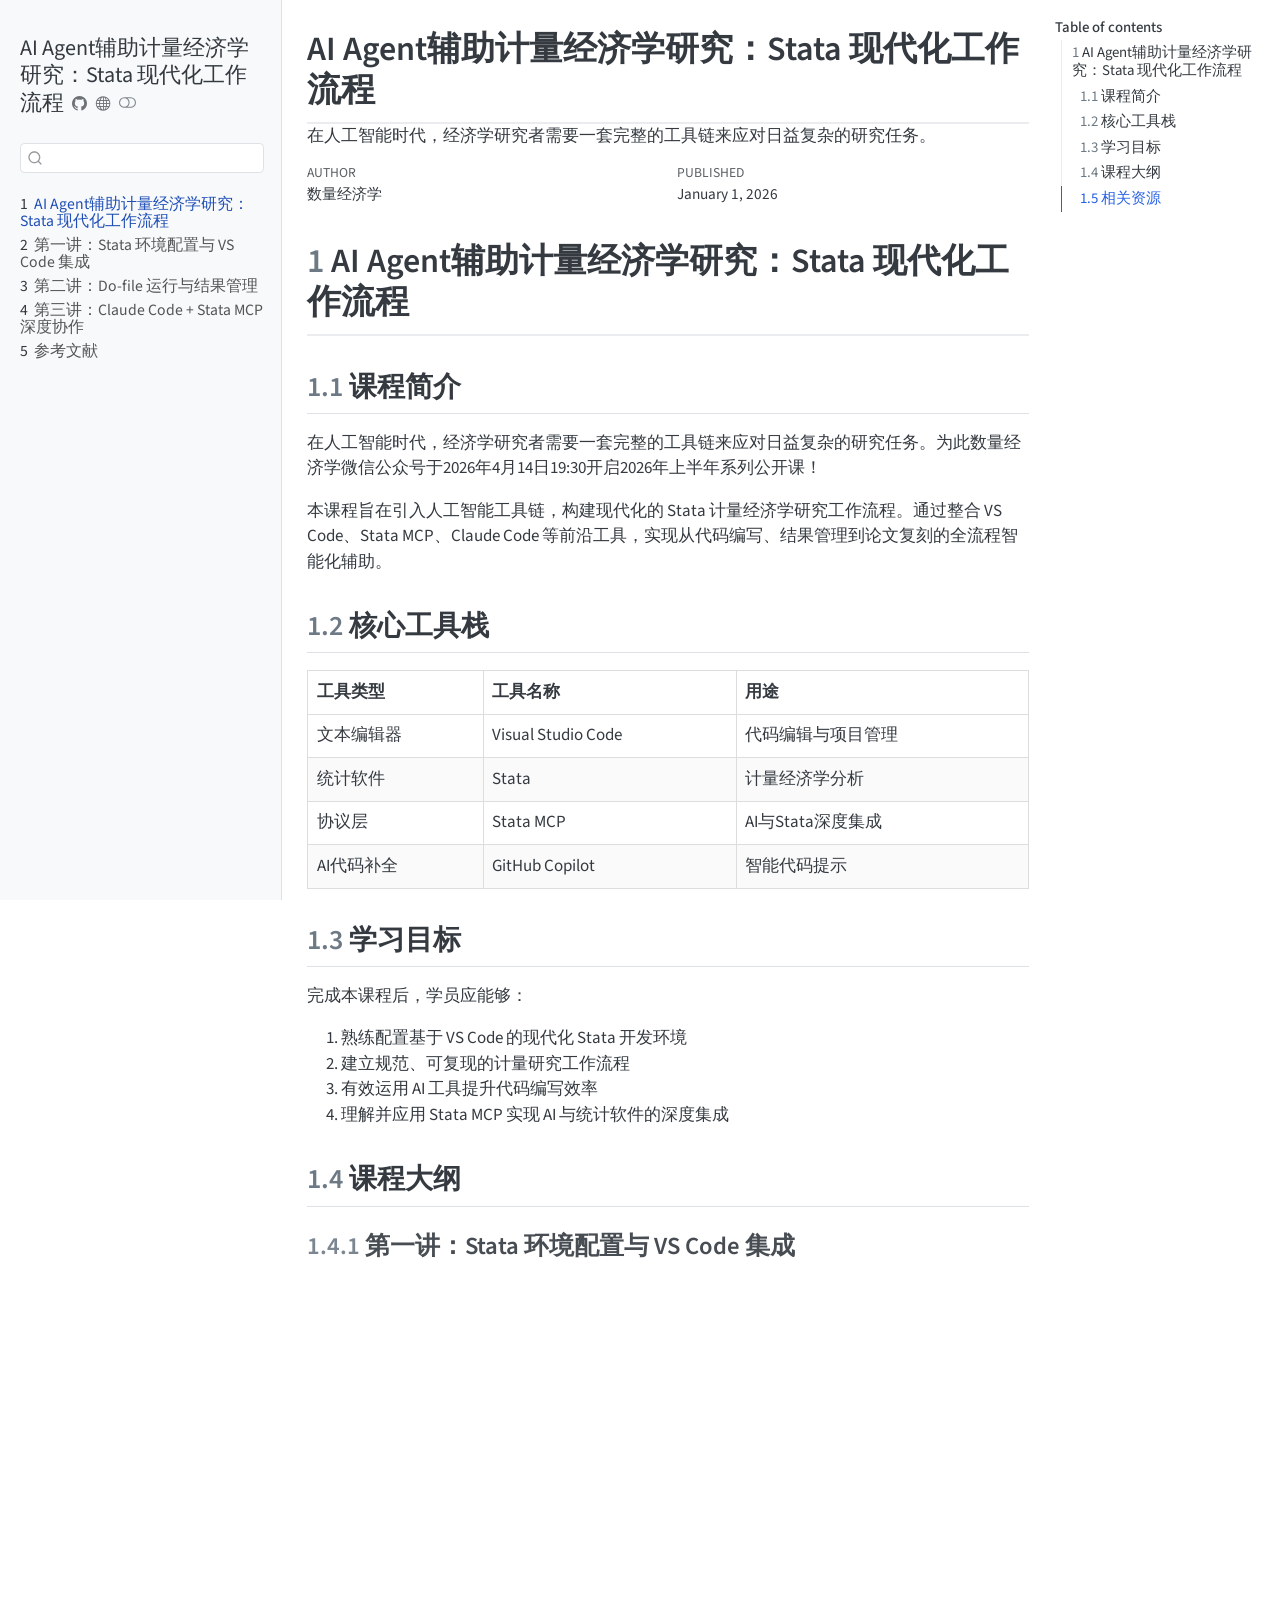
<file: docs/index.html>
<!DOCTYPE html>
<html xmlns="http://www.w3.org/1999/xhtml" lang="en" xml:lang="en"><head>

<meta charset="utf-8">
<meta name="generator" content="quarto-1.7.32">

<meta name="viewport" content="width=device-width, initial-scale=1.0, user-scalable=yes">

<meta name="author" content="数量经济学">
<meta name="dcterms.date" content="2026-01-01">
<meta name="description" content="在人工智能时代，经济学研究者需要一套完整的工具链来应对日益复杂的研究任务。">

<title>AI Agent辅助计量经济学研究：Stata 现代化工作流程</title>
<style>
code{white-space: pre-wrap;}
span.smallcaps{font-variant: small-caps;}
div.columns{display: flex; gap: min(4vw, 1.5em);}
div.column{flex: auto; overflow-x: auto;}
div.hanging-indent{margin-left: 1.5em; text-indent: -1.5em;}
ul.task-list{list-style: none;}
ul.task-list li input[type="checkbox"] {
  width: 0.8em;
  margin: 0 0.8em 0.2em -1em; /* quarto-specific, see https://github.com/quarto-dev/quarto-cli/issues/4556 */ 
  vertical-align: middle;
}
</style>


<script src="site_libs/quarto-nav/quarto-nav.js"></script>
<script src="site_libs/quarto-nav/headroom.min.js"></script>
<script src="site_libs/clipboard/clipboard.min.js"></script>
<script src="site_libs/quarto-search/autocomplete.umd.js"></script>
<script src="site_libs/quarto-search/fuse.min.js"></script>
<script src="site_libs/quarto-search/quarto-search.js"></script>
<meta name="quarto:offset" content="./">
<link href="./01-stata-vscode.html" rel="next">
<script src="site_libs/quarto-html/quarto.js" type="module"></script>
<script src="site_libs/quarto-html/tabsets/tabsets.js" type="module"></script>
<script src="site_libs/quarto-html/popper.min.js"></script>
<script src="site_libs/quarto-html/tippy.umd.min.js"></script>
<script src="site_libs/quarto-html/anchor.min.js"></script>
<link href="site_libs/quarto-html/tippy.css" rel="stylesheet">
<link href="site_libs/quarto-html/quarto-syntax-highlighting-234273d1456647dabc34a594ac50e507.css" rel="stylesheet" class="quarto-color-scheme" id="quarto-text-highlighting-styles">
<link href="site_libs/quarto-html/quarto-syntax-highlighting-dark-0348920b7671f696dc9078d39bff215e.css" rel="stylesheet" class="quarto-color-scheme quarto-color-alternate" id="quarto-text-highlighting-styles">
<link href="site_libs/quarto-html/quarto-syntax-highlighting-234273d1456647dabc34a594ac50e507.css" rel="stylesheet" class="quarto-color-scheme-extra" id="quarto-text-highlighting-styles">
<script src="site_libs/bootstrap/bootstrap.min.js"></script>
<link href="site_libs/bootstrap/bootstrap-icons.css" rel="stylesheet">
<link href="site_libs/bootstrap/bootstrap-103639876cd5f3e2b8a392fcf2f9a2f3.min.css" rel="stylesheet" append-hash="true" class="quarto-color-scheme" id="quarto-bootstrap" data-mode="light">
<link href="site_libs/bootstrap/bootstrap-dark-ad9cca29aab4925a61aee51ff66bf9c9.min.css" rel="stylesheet" append-hash="true" class="quarto-color-scheme quarto-color-alternate" id="quarto-bootstrap" data-mode="dark">
<link href="site_libs/bootstrap/bootstrap-103639876cd5f3e2b8a392fcf2f9a2f3.min.css" rel="stylesheet" append-hash="true" class="quarto-color-scheme-extra" id="quarto-bootstrap" data-mode="light">
<script id="quarto-search-options" type="application/json">{
  "location": "sidebar",
  "copy-button": false,
  "collapse-after": 3,
  "panel-placement": "start",
  "type": "textbox",
  "limit": 50,
  "keyboard-shortcut": [
    "f",
    "/",
    "s"
  ],
  "show-item-context": false,
  "language": {
    "search-no-results-text": "No results",
    "search-matching-documents-text": "matching documents",
    "search-copy-link-title": "Copy link to search",
    "search-hide-matches-text": "Hide additional matches",
    "search-more-match-text": "more match in this document",
    "search-more-matches-text": "more matches in this document",
    "search-clear-button-title": "Clear",
    "search-text-placeholder": "",
    "search-detached-cancel-button-title": "Cancel",
    "search-submit-button-title": "Submit",
    "search-label": "Search"
  }
}</script>
<style>html{ scroll-behavior: smooth; }</style>


<link rel="stylesheet" href="styles.css">
</head>

<body class="nav-sidebar docked quarto-light"><script id="quarto-html-before-body" type="application/javascript">
    const toggleBodyColorMode = (bsSheetEl) => {
      const mode = bsSheetEl.getAttribute("data-mode");
      const bodyEl = window.document.querySelector("body");
      if (mode === "dark") {
        bodyEl.classList.add("quarto-dark");
        bodyEl.classList.remove("quarto-light");
      } else {
        bodyEl.classList.add("quarto-light");
        bodyEl.classList.remove("quarto-dark");
      }
    }
    const toggleBodyColorPrimary = () => {
      const bsSheetEl = window.document.querySelector("link#quarto-bootstrap:not([rel=disabled-stylesheet])");
      if (bsSheetEl) {
        toggleBodyColorMode(bsSheetEl);
      }
    }
    const setColorSchemeToggle = (alternate) => {
      const toggles = window.document.querySelectorAll('.quarto-color-scheme-toggle');
      for (let i=0; i < toggles.length; i++) {
        const toggle = toggles[i];
        if (toggle) {
          if (alternate) {
            toggle.classList.add("alternate");
          } else {
            toggle.classList.remove("alternate");
          }
        }
      }
    };
    const toggleColorMode = (alternate) => {
      // Switch the stylesheets
      const primaryStylesheets = window.document.querySelectorAll('link.quarto-color-scheme:not(.quarto-color-alternate)');
      const alternateStylesheets = window.document.querySelectorAll('link.quarto-color-scheme.quarto-color-alternate');
      manageTransitions('#quarto-margin-sidebar .nav-link', false);
      if (alternate) {
        // note: dark is layered on light, we don't disable primary!
        enableStylesheet(alternateStylesheets);
        for (const sheetNode of alternateStylesheets) {
          if (sheetNode.id === "quarto-bootstrap") {
            toggleBodyColorMode(sheetNode);
          }
        }
      } else {
        disableStylesheet(alternateStylesheets);
        enableStylesheet(primaryStylesheets)
        toggleBodyColorPrimary();
      }
      manageTransitions('#quarto-margin-sidebar .nav-link', true);
      // Switch the toggles
      setColorSchemeToggle(alternate)
      // Hack to workaround the fact that safari doesn't
      // properly recolor the scrollbar when toggling (#1455)
      if (navigator.userAgent.indexOf('Safari') > 0 && navigator.userAgent.indexOf('Chrome') == -1) {
        manageTransitions("body", false);
        window.scrollTo(0, 1);
        setTimeout(() => {
          window.scrollTo(0, 0);
          manageTransitions("body", true);
        }, 40);
      }
    }
    const disableStylesheet = (stylesheets) => {
      for (let i=0; i < stylesheets.length; i++) {
        const stylesheet = stylesheets[i];
        stylesheet.rel = 'disabled-stylesheet';
      }
    }
    const enableStylesheet = (stylesheets) => {
      for (let i=0; i < stylesheets.length; i++) {
        const stylesheet = stylesheets[i];
        if(stylesheet.rel !== 'stylesheet') { // for Chrome, which will still FOUC without this check
          stylesheet.rel = 'stylesheet';
        }
      }
    }
    const manageTransitions = (selector, allowTransitions) => {
      const els = window.document.querySelectorAll(selector);
      for (let i=0; i < els.length; i++) {
        const el = els[i];
        if (allowTransitions) {
          el.classList.remove('notransition');
        } else {
          el.classList.add('notransition');
        }
      }
    }
    const isFileUrl = () => {
      return window.location.protocol === 'file:';
    }
    const hasAlternateSentinel = () => {
      let styleSentinel = getColorSchemeSentinel();
      if (styleSentinel !== null) {
        return styleSentinel === "alternate";
      } else {
        return false;
      }
    }
    const setStyleSentinel = (alternate) => {
      const value = alternate ? "alternate" : "default";
      if (!isFileUrl()) {
        window.localStorage.setItem("quarto-color-scheme", value);
      } else {
        localAlternateSentinel = value;
      }
    }
    const getColorSchemeSentinel = () => {
      if (!isFileUrl()) {
        const storageValue = window.localStorage.getItem("quarto-color-scheme");
        return storageValue != null ? storageValue : localAlternateSentinel;
      } else {
        return localAlternateSentinel;
      }
    }
    const toggleGiscusIfUsed = (isAlternate, darkModeDefault) => {
      const baseTheme = document.querySelector('#giscus-base-theme')?.value ?? 'light';
      const alternateTheme = document.querySelector('#giscus-alt-theme')?.value ?? 'dark';
      let newTheme = '';
      if(authorPrefersDark) {
        newTheme = isAlternate ? baseTheme : alternateTheme;
      } else {
        newTheme = isAlternate ? alternateTheme : baseTheme;
      }
      const changeGiscusTheme = () => {
        // From: https://github.com/giscus/giscus/issues/336
        const sendMessage = (message) => {
          const iframe = document.querySelector('iframe.giscus-frame');
          if (!iframe) return;
          iframe.contentWindow.postMessage({ giscus: message }, 'https://giscus.app');
        }
        sendMessage({
          setConfig: {
            theme: newTheme
          }
        });
      }
      const isGiscussLoaded = window.document.querySelector('iframe.giscus-frame') !== null;
      if (isGiscussLoaded) {
        changeGiscusTheme();
      }
    };
    const authorPrefersDark = false;
    const darkModeDefault = authorPrefersDark;
      document.querySelector('link#quarto-text-highlighting-styles.quarto-color-scheme-extra').rel = 'disabled-stylesheet';
      document.querySelector('link#quarto-bootstrap.quarto-color-scheme-extra').rel = 'disabled-stylesheet';
    let localAlternateSentinel = darkModeDefault ? 'alternate' : 'default';
    // Dark / light mode switch
    window.quartoToggleColorScheme = () => {
      // Read the current dark / light value
      let toAlternate = !hasAlternateSentinel();
      toggleColorMode(toAlternate);
      setStyleSentinel(toAlternate);
      toggleGiscusIfUsed(toAlternate, darkModeDefault);
      window.dispatchEvent(new Event('resize'));
    };
    // Switch to dark mode if need be
    if (hasAlternateSentinel()) {
      toggleColorMode(true);
    } else {
      toggleColorMode(false);
    }
  </script>

<div id="quarto-search-results"></div>
  <header id="quarto-header" class="headroom fixed-top">
  <nav class="quarto-secondary-nav">
    <div class="container-fluid d-flex">
      <button type="button" class="quarto-btn-toggle btn" data-bs-toggle="collapse" role="button" data-bs-target=".quarto-sidebar-collapse-item" aria-controls="quarto-sidebar" aria-expanded="false" aria-label="Toggle sidebar navigation" onclick="if (window.quartoToggleHeadroom) { window.quartoToggleHeadroom(); }">
        <i class="bi bi-layout-text-sidebar-reverse"></i>
      </button>
        <nav class="quarto-page-breadcrumbs" aria-label="breadcrumb"><ol class="breadcrumb"><li class="breadcrumb-item"><a href="./index.html"><span class="chapter-number">1</span>&nbsp; <span class="chapter-title">AI Agent辅助计量经济学研究：Stata 现代化工作流程</span></a></li></ol></nav>
        <a class="flex-grow-1" role="navigation" data-bs-toggle="collapse" data-bs-target=".quarto-sidebar-collapse-item" aria-controls="quarto-sidebar" aria-expanded="false" aria-label="Toggle sidebar navigation" onclick="if (window.quartoToggleHeadroom) { window.quartoToggleHeadroom(); }">      
        </a>
      <button type="button" class="btn quarto-search-button" aria-label="Search" onclick="window.quartoOpenSearch();">
        <i class="bi bi-search"></i>
      </button>
    </div>
  </nav>
</header>
<!-- content -->
<div id="quarto-content" class="quarto-container page-columns page-rows-contents page-layout-article">
<!-- sidebar -->
  <nav id="quarto-sidebar" class="sidebar collapse collapse-horizontal quarto-sidebar-collapse-item sidebar-navigation docked overflow-auto">
    <div class="pt-lg-2 mt-2 text-left sidebar-header">
    <div class="sidebar-title mb-0 py-0">
      <a href="./">AI Agent辅助计量经济学研究：Stata 现代化工作流程</a> 
        <div class="sidebar-tools-main tools-wide">
    <a href="https://github.com/" title="GitHub" class="quarto-navigation-tool px-1" aria-label="GitHub"><i class="bi bi-github"></i></a>
    <a href="https://www.aistata.cn" title="计量经济网" class="quarto-navigation-tool px-1" aria-label="计量经济网"><i class="bi bi-globe"></i></a>
  <a href="" class="quarto-color-scheme-toggle quarto-navigation-tool  px-1" onclick="window.quartoToggleColorScheme(); return false;" title="Toggle dark mode"><i class="bi"></i></a>
</div>
    </div>
      </div>
        <div class="mt-2 flex-shrink-0 align-items-center">
        <div class="sidebar-search">
        <div id="quarto-search" class="" title="Search"></div>
        </div>
        </div>
    <div class="sidebar-menu-container"> 
    <ul class="list-unstyled mt-1">
        <li class="sidebar-item">
  <div class="sidebar-item-container"> 
  <a href="./index.html" class="sidebar-item-text sidebar-link active">
 <span class="menu-text"><span class="chapter-number">1</span>&nbsp; <span class="chapter-title">AI Agent辅助计量经济学研究：Stata 现代化工作流程</span></span></a>
  </div>
</li>
        <li class="sidebar-item">
  <div class="sidebar-item-container"> 
  <a href="./01-stata-vscode.html" class="sidebar-item-text sidebar-link">
 <span class="menu-text"><span class="chapter-number">2</span>&nbsp; <span class="chapter-title">第一讲：Stata 环境配置与 VS Code 集成</span></span></a>
  </div>
</li>
        <li class="sidebar-item">
  <div class="sidebar-item-container"> 
  <a href="./02-dofile-management.html" class="sidebar-item-text sidebar-link">
 <span class="menu-text"><span class="chapter-number">3</span>&nbsp; <span class="chapter-title">第二讲：Do-file 运行与结果管理</span></span></a>
  </div>
</li>
        <li class="sidebar-item">
  <div class="sidebar-item-container"> 
  <a href="./03-claude-stata-mcp.html" class="sidebar-item-text sidebar-link">
 <span class="menu-text"><span class="chapter-number">4</span>&nbsp; <span class="chapter-title">第三讲：Claude Code + Stata MCP 深度协作</span></span></a>
  </div>
</li>
        <li class="sidebar-item">
  <div class="sidebar-item-container"> 
  <a href="./references.html" class="sidebar-item-text sidebar-link">
 <span class="menu-text"><span class="chapter-number">5</span>&nbsp; <span class="chapter-title">参考文献</span></span></a>
  </div>
</li>
    </ul>
    </div>
</nav>
<div id="quarto-sidebar-glass" class="quarto-sidebar-collapse-item" data-bs-toggle="collapse" data-bs-target=".quarto-sidebar-collapse-item"></div>
<!-- margin-sidebar -->
    <div id="quarto-margin-sidebar" class="sidebar margin-sidebar">
        <nav id="TOC" role="doc-toc" class="toc-active">
    <h2 id="toc-title">Table of contents</h2>
   
  <ul>
  <li><a href="#index" id="toc-index" class="nav-link active" data-scroll-target="#index"><span class="header-section-number">1</span> AI Agent辅助计量经济学研究：Stata 现代化工作流程</a>
  <ul class="collapse">
  <li><a href="#课程简介" id="toc-课程简介" class="nav-link" data-scroll-target="#课程简介"><span class="header-section-number">1.1</span> 课程简介</a></li>
  <li><a href="#核心工具栈" id="toc-核心工具栈" class="nav-link" data-scroll-target="#核心工具栈"><span class="header-section-number">1.2</span> 核心工具栈</a></li>
  <li><a href="#学习目标" id="toc-学习目标" class="nav-link" data-scroll-target="#学习目标"><span class="header-section-number">1.3</span> 学习目标</a></li>
  <li><a href="#课程大纲" id="toc-课程大纲" class="nav-link" data-scroll-target="#课程大纲"><span class="header-section-number">1.4</span> 课程大纲</a>
  <ul class="collapse">
  <li><a href="#第一讲stata-环境配置与-vs-code-集成" id="toc-第一讲stata-环境配置与-vs-code-集成" class="nav-link" data-scroll-target="#第一讲stata-环境配置与-vs-code-集成"><span class="header-section-number">1.4.1</span> 第一讲：Stata 环境配置与 VS Code 集成</a></li>
  <li><a href="#第二讲do-file-运行与结果管理" id="toc-第二讲do-file-运行与结果管理" class="nav-link" data-scroll-target="#第二讲do-file-运行与结果管理"><span class="header-section-number">1.4.2</span> 第二讲：Do-file 运行与结果管理</a></li>
  <li><a href="#第三讲claude-code-stata-mcp-深度协作" id="toc-第三讲claude-code-stata-mcp-深度协作" class="nav-link" data-scroll-target="#第三讲claude-code-stata-mcp-深度协作"><span class="header-section-number">1.4.3</span> 第三讲：Claude Code + Stata MCP 深度协作</a></li>
  </ul></li>
  <li><a href="#相关资源" id="toc-相关资源" class="nav-link" data-scroll-target="#相关资源"><span class="header-section-number">1.5</span> 相关资源</a></li>
  </ul></li>
  </ul>
</nav>
    </div>
<!-- main -->
<main class="content" id="quarto-document-content">


<header id="title-block-header" class="quarto-title-block default">
<div class="quarto-title">
<h1 class="title">AI Agent辅助计量经济学研究：Stata 现代化工作流程</h1>
</div>

<div>
  <div class="description">
    在人工智能时代，经济学研究者需要一套完整的工具链来应对日益复杂的研究任务。
  </div>
</div>


<div class="quarto-title-meta">

    <div>
    <div class="quarto-title-meta-heading">Author</div>
    <div class="quarto-title-meta-contents">
             <p>数量经济学 </p>
          </div>
  </div>
    
    <div>
    <div class="quarto-title-meta-heading">Published</div>
    <div class="quarto-title-meta-contents">
      <p class="date">January 1, 2026</p>
    </div>
  </div>
  
    
  </div>
  


</header>


<section id="index" class="level1" data-number="1">
<h1 data-number="1"><span class="header-section-number">1</span> AI Agent辅助计量经济学研究：Stata 现代化工作流程</h1>
<section id="课程简介" class="level2" data-number="1.1">
<h2 data-number="1.1" class="anchored" data-anchor-id="课程简介"><span class="header-section-number">1.1</span> 课程简介</h2>
<p>在人工智能时代，经济学研究者需要一套完整的工具链来应对日益复杂的研究任务。为此数量经济学微信公众号于2026年4月14日19:30开启2026年上半年系列公开课！</p>
<p>本课程旨在引入人工智能工具链，构建现代化的 Stata 计量经济学研究工作流程。通过整合 VS Code、Stata MCP、Claude Code 等前沿工具，实现从代码编写、结果管理到论文复刻的全流程智能化辅助。</p>
</section>
<section id="核心工具栈" class="level2" data-number="1.2">
<h2 data-number="1.2" class="anchored" data-anchor-id="核心工具栈"><span class="header-section-number">1.2</span> 核心工具栈</h2>
<table class="caption-top table">
<thead>
<tr class="header">
<th>工具类型</th>
<th>工具名称</th>
<th>用途</th>
</tr>
</thead>
<tbody>
<tr class="odd">
<td>文本编辑器</td>
<td>Visual Studio Code</td>
<td>代码编辑与项目管理</td>
</tr>
<tr class="even">
<td>统计软件</td>
<td>Stata</td>
<td>计量经济学分析</td>
</tr>
<tr class="odd">
<td>协议层</td>
<td>Stata MCP</td>
<td>AI与Stata深度集成</td>
</tr>
<tr class="even">
<td>AI代码补全</td>
<td>GitHub Copilot</td>
<td>智能代码提示</td>
</tr>
</tbody>
</table>
</section>
<section id="学习目标" class="level2" data-number="1.3">
<h2 data-number="1.3" class="anchored" data-anchor-id="学习目标"><span class="header-section-number">1.3</span> 学习目标</h2>
<p>完成本课程后，学员应能够：</p>
<ol type="1">
<li>熟练配置基于 VS Code 的现代化 Stata 开发环境</li>
<li>建立规范、可复现的计量研究工作流程</li>
<li>有效运用 AI 工具提升代码编写效率</li>
<li>理解并应用 Stata MCP 实现 AI 与统计软件的深度集成</li>
</ol>
</section>
<section id="课程大纲" class="level2" data-number="1.4">
<h2 data-number="1.4" class="anchored" data-anchor-id="课程大纲"><span class="header-section-number">1.4</span> 课程大纲</h2>
<section id="第一讲stata-环境配置与-vs-code-集成" class="level3" data-number="1.4.1">
<h3 data-number="1.4.1" class="anchored" data-anchor-id="第一讲stata-环境配置与-vs-code-集成"><span class="header-section-number">1.4.1</span> 第一讲：Stata 环境配置与 VS Code 集成</h3>
<ul>
<li>Stata 基础设置（Profile 文件、PLUS 目录）</li>
<li>VS Code 中的 Stata 开发环境配置</li>
</ul>
</section>
<section id="第二讲do-file-运行与结果管理" class="level3" data-number="1.4.2">
<h3 data-number="1.4.2" class="anchored" data-anchor-id="第二讲do-file-运行与结果管理"><span class="header-section-number">1.4.2</span> 第二讲：Do-file 运行与结果管理</h3>
<ul>
<li>Do-file 开发实践与代码规范</li>
<li>常见报错与调试技巧</li>
</ul>
</section>
<section id="第三讲claude-code-stata-mcp-深度协作" class="level3" data-number="1.4.3">
<h3 data-number="1.4.3" class="anchored" data-anchor-id="第三讲claude-code-stata-mcp-深度协作"><span class="header-section-number">1.4.3</span> 第三讲：Claude Code + Stata MCP 深度协作</h3>
<ul>
<li>Stata MCP 配置与原理</li>
<li>AI 辅助研究实战</li>
</ul>
</section>
</section>
<section id="相关资源" class="level2" data-number="1.5">
<h2 data-number="1.5" class="anchored" data-anchor-id="相关资源"><span class="header-section-number">1.5</span> 相关资源</h2>
<ul>
<li><p><a href="https://mp.weixin.qq.com/s?__biz=MjM5NTM4NjU2OA==&amp;mid=2650768308&amp;idx=1&amp;sn=0f669d6cf6382e7d7f4a54bb5d62a448&amp;scene=21#wechat_redirect">2026年4月14日直播回顾｜AI+Stata3.0新工作流：Claude ×Stata 学术应用</a></p></li>
<li><p><a href="https://mp.weixin.qq.com/s?__biz=MjM5NTM4NjU2OA==&amp;mid=2650768884&amp;idx=3&amp;sn=e926d9c90a30edda45125a60315783a0&amp;scene=142#wechat_redirect">【6月16日讲座】AI 时代一站式科研解决方案</a></p></li>
<li><p><a href="https://mp.weixin.qq.com/s/wcH3rYNgKjrtFJi0QtfngQ">Stata 入门白皮书</a></p></li>
<li><p><a href="https://www.aistata.cn">计量经济网</a></p></li>
</ul>
<div class="callout callout-style-default callout-note callout-titled">
<div class="callout-header d-flex align-content-center">
<div class="callout-icon-container">
<i class="callout-icon"></i>
</div>
<div class="callout-title-container flex-fill">
提示
</div>
</div>
<div class="callout-body-container callout-body">
<p>使用左侧边栏导航浏览各章节内容。点击右上角的搜索按钮可以快速搜索内容。</p>
</div>
</div>


</section>
</section>

</main> <!-- /main -->
<script id="quarto-html-after-body" type="application/javascript">
  window.document.addEventListener("DOMContentLoaded", function (event) {
    // Ensure there is a toggle, if there isn't float one in the top right
    if (window.document.querySelector('.quarto-color-scheme-toggle') === null) {
      const a = window.document.createElement('a');
      a.classList.add('top-right');
      a.classList.add('quarto-color-scheme-toggle');
      a.href = "";
      a.onclick = function() { try { window.quartoToggleColorScheme(); } catch {} return false; };
      const i = window.document.createElement("i");
      i.classList.add('bi');
      a.appendChild(i);
      window.document.body.appendChild(a);
    }
    setColorSchemeToggle(hasAlternateSentinel())
    const icon = "";
    const anchorJS = new window.AnchorJS();
    anchorJS.options = {
      placement: 'right',
      icon: icon
    };
    anchorJS.add('.anchored');
    const isCodeAnnotation = (el) => {
      for (const clz of el.classList) {
        if (clz.startsWith('code-annotation-')) {                     
          return true;
        }
      }
      return false;
    }
    const onCopySuccess = function(e) {
      // button target
      const button = e.trigger;
      // don't keep focus
      button.blur();
      // flash "checked"
      button.classList.add('code-copy-button-checked');
      var currentTitle = button.getAttribute("title");
      button.setAttribute("title", "Copied!");
      let tooltip;
      if (window.bootstrap) {
        button.setAttribute("data-bs-toggle", "tooltip");
        button.setAttribute("data-bs-placement", "left");
        button.setAttribute("data-bs-title", "Copied!");
        tooltip = new bootstrap.Tooltip(button, 
          { trigger: "manual", 
            customClass: "code-copy-button-tooltip",
            offset: [0, -8]});
        tooltip.show();    
      }
      setTimeout(function() {
        if (tooltip) {
          tooltip.hide();
          button.removeAttribute("data-bs-title");
          button.removeAttribute("data-bs-toggle");
          button.removeAttribute("data-bs-placement");
        }
        button.setAttribute("title", currentTitle);
        button.classList.remove('code-copy-button-checked');
      }, 1000);
      // clear code selection
      e.clearSelection();
    }
    const getTextToCopy = function(trigger) {
        const codeEl = trigger.previousElementSibling.cloneNode(true);
        for (const childEl of codeEl.children) {
          if (isCodeAnnotation(childEl)) {
            childEl.remove();
          }
        }
        return codeEl.innerText;
    }
    const clipboard = new window.ClipboardJS('.code-copy-button:not([data-in-quarto-modal])', {
      text: getTextToCopy
    });
    clipboard.on('success', onCopySuccess);
    if (window.document.getElementById('quarto-embedded-source-code-modal')) {
      const clipboardModal = new window.ClipboardJS('.code-copy-button[data-in-quarto-modal]', {
        text: getTextToCopy,
        container: window.document.getElementById('quarto-embedded-source-code-modal')
      });
      clipboardModal.on('success', onCopySuccess);
    }
      var localhostRegex = new RegExp(/^(?:http|https):\/\/localhost\:?[0-9]*\//);
      var mailtoRegex = new RegExp(/^mailto:/);
        var filterRegex = new RegExp('/' + window.location.host + '/');
      var isInternal = (href) => {
          return filterRegex.test(href) || localhostRegex.test(href) || mailtoRegex.test(href);
      }
      // Inspect non-navigation links and adorn them if external
     var links = window.document.querySelectorAll('a[href]:not(.nav-link):not(.navbar-brand):not(.toc-action):not(.sidebar-link):not(.sidebar-item-toggle):not(.pagination-link):not(.no-external):not([aria-hidden]):not(.dropdown-item):not(.quarto-navigation-tool):not(.about-link)');
      for (var i=0; i<links.length; i++) {
        const link = links[i];
        if (!isInternal(link.href)) {
          // undo the damage that might have been done by quarto-nav.js in the case of
          // links that we want to consider external
          if (link.dataset.originalHref !== undefined) {
            link.href = link.dataset.originalHref;
          }
            // target, if specified
            link.setAttribute("target", "_blank");
            if (link.getAttribute("rel") === null) {
              link.setAttribute("rel", "noopener");
            }
        }
      }
    function tippyHover(el, contentFn, onTriggerFn, onUntriggerFn) {
      const config = {
        allowHTML: true,
        maxWidth: 500,
        delay: 100,
        arrow: false,
        appendTo: function(el) {
            return el.parentElement;
        },
        interactive: true,
        interactiveBorder: 10,
        theme: 'quarto',
        placement: 'bottom-start',
      };
      if (contentFn) {
        config.content = contentFn;
      }
      if (onTriggerFn) {
        config.onTrigger = onTriggerFn;
      }
      if (onUntriggerFn) {
        config.onUntrigger = onUntriggerFn;
      }
      window.tippy(el, config); 
    }
    const noterefs = window.document.querySelectorAll('a[role="doc-noteref"]');
    for (var i=0; i<noterefs.length; i++) {
      const ref = noterefs[i];
      tippyHover(ref, function() {
        // use id or data attribute instead here
        let href = ref.getAttribute('data-footnote-href') || ref.getAttribute('href');
        try { href = new URL(href).hash; } catch {}
        const id = href.replace(/^#\/?/, "");
        const note = window.document.getElementById(id);
        if (note) {
          return note.innerHTML;
        } else {
          return "";
        }
      });
    }
    const xrefs = window.document.querySelectorAll('a.quarto-xref');
    const processXRef = (id, note) => {
      // Strip column container classes
      const stripColumnClz = (el) => {
        el.classList.remove("page-full", "page-columns");
        if (el.children) {
          for (const child of el.children) {
            stripColumnClz(child);
          }
        }
      }
      stripColumnClz(note)
      if (id === null || id.startsWith('sec-')) {
        // Special case sections, only their first couple elements
        const container = document.createElement("div");
        if (note.children && note.children.length > 2) {
          container.appendChild(note.children[0].cloneNode(true));
          for (let i = 1; i < note.children.length; i++) {
            const child = note.children[i];
            if (child.tagName === "P" && child.innerText === "") {
              continue;
            } else {
              container.appendChild(child.cloneNode(true));
              break;
            }
          }
          if (window.Quarto?.typesetMath) {
            window.Quarto.typesetMath(container);
          }
          return container.innerHTML
        } else {
          if (window.Quarto?.typesetMath) {
            window.Quarto.typesetMath(note);
          }
          return note.innerHTML;
        }
      } else {
        // Remove any anchor links if they are present
        const anchorLink = note.querySelector('a.anchorjs-link');
        if (anchorLink) {
          anchorLink.remove();
        }
        if (window.Quarto?.typesetMath) {
          window.Quarto.typesetMath(note);
        }
        if (note.classList.contains("callout")) {
          return note.outerHTML;
        } else {
          return note.innerHTML;
        }
      }
    }
    for (var i=0; i<xrefs.length; i++) {
      const xref = xrefs[i];
      tippyHover(xref, undefined, function(instance) {
        instance.disable();
        let url = xref.getAttribute('href');
        let hash = undefined; 
        if (url.startsWith('#')) {
          hash = url;
        } else {
          try { hash = new URL(url).hash; } catch {}
        }
        if (hash) {
          const id = hash.replace(/^#\/?/, "");
          const note = window.document.getElementById(id);
          if (note !== null) {
            try {
              const html = processXRef(id, note.cloneNode(true));
              instance.setContent(html);
            } finally {
              instance.enable();
              instance.show();
            }
          } else {
            // See if we can fetch this
            fetch(url.split('#')[0])
            .then(res => res.text())
            .then(html => {
              const parser = new DOMParser();
              const htmlDoc = parser.parseFromString(html, "text/html");
              const note = htmlDoc.getElementById(id);
              if (note !== null) {
                const html = processXRef(id, note);
                instance.setContent(html);
              } 
            }).finally(() => {
              instance.enable();
              instance.show();
            });
          }
        } else {
          // See if we can fetch a full url (with no hash to target)
          // This is a special case and we should probably do some content thinning / targeting
          fetch(url)
          .then(res => res.text())
          .then(html => {
            const parser = new DOMParser();
            const htmlDoc = parser.parseFromString(html, "text/html");
            const note = htmlDoc.querySelector('main.content');
            if (note !== null) {
              // This should only happen for chapter cross references
              // (since there is no id in the URL)
              // remove the first header
              if (note.children.length > 0 && note.children[0].tagName === "HEADER") {
                note.children[0].remove();
              }
              const html = processXRef(null, note);
              instance.setContent(html);
            } 
          }).finally(() => {
            instance.enable();
            instance.show();
          });
        }
      }, function(instance) {
      });
    }
        let selectedAnnoteEl;
        const selectorForAnnotation = ( cell, annotation) => {
          let cellAttr = 'data-code-cell="' + cell + '"';
          let lineAttr = 'data-code-annotation="' +  annotation + '"';
          const selector = 'span[' + cellAttr + '][' + lineAttr + ']';
          return selector;
        }
        const selectCodeLines = (annoteEl) => {
          const doc = window.document;
          const targetCell = annoteEl.getAttribute("data-target-cell");
          const targetAnnotation = annoteEl.getAttribute("data-target-annotation");
          const annoteSpan = window.document.querySelector(selectorForAnnotation(targetCell, targetAnnotation));
          const lines = annoteSpan.getAttribute("data-code-lines").split(",");
          const lineIds = lines.map((line) => {
            return targetCell + "-" + line;
          })
          let top = null;
          let height = null;
          let parent = null;
          if (lineIds.length > 0) {
              //compute the position of the single el (top and bottom and make a div)
              const el = window.document.getElementById(lineIds[0]);
              top = el.offsetTop;
              height = el.offsetHeight;
              parent = el.parentElement.parentElement;
            if (lineIds.length > 1) {
              const lastEl = window.document.getElementById(lineIds[lineIds.length - 1]);
              const bottom = lastEl.offsetTop + lastEl.offsetHeight;
              height = bottom - top;
            }
            if (top !== null && height !== null && parent !== null) {
              // cook up a div (if necessary) and position it 
              let div = window.document.getElementById("code-annotation-line-highlight");
              if (div === null) {
                div = window.document.createElement("div");
                div.setAttribute("id", "code-annotation-line-highlight");
                div.style.position = 'absolute';
                parent.appendChild(div);
              }
              div.style.top = top - 2 + "px";
              div.style.height = height + 4 + "px";
              div.style.left = 0;
              let gutterDiv = window.document.getElementById("code-annotation-line-highlight-gutter");
              if (gutterDiv === null) {
                gutterDiv = window.document.createElement("div");
                gutterDiv.setAttribute("id", "code-annotation-line-highlight-gutter");
                gutterDiv.style.position = 'absolute';
                const codeCell = window.document.getElementById(targetCell);
                const gutter = codeCell.querySelector('.code-annotation-gutter');
                gutter.appendChild(gutterDiv);
              }
              gutterDiv.style.top = top - 2 + "px";
              gutterDiv.style.height = height + 4 + "px";
            }
            selectedAnnoteEl = annoteEl;
          }
        };
        const unselectCodeLines = () => {
          const elementsIds = ["code-annotation-line-highlight", "code-annotation-line-highlight-gutter"];
          elementsIds.forEach((elId) => {
            const div = window.document.getElementById(elId);
            if (div) {
              div.remove();
            }
          });
          selectedAnnoteEl = undefined;
        };
          // Handle positioning of the toggle
      window.addEventListener(
        "resize",
        throttle(() => {
          elRect = undefined;
          if (selectedAnnoteEl) {
            selectCodeLines(selectedAnnoteEl);
          }
        }, 10)
      );
      function throttle(fn, ms) {
      let throttle = false;
      let timer;
        return (...args) => {
          if(!throttle) { // first call gets through
              fn.apply(this, args);
              throttle = true;
          } else { // all the others get throttled
              if(timer) clearTimeout(timer); // cancel #2
              timer = setTimeout(() => {
                fn.apply(this, args);
                timer = throttle = false;
              }, ms);
          }
        };
      }
        // Attach click handler to the DT
        const annoteDls = window.document.querySelectorAll('dt[data-target-cell]');
        for (const annoteDlNode of annoteDls) {
          annoteDlNode.addEventListener('click', (event) => {
            const clickedEl = event.target;
            if (clickedEl !== selectedAnnoteEl) {
              unselectCodeLines();
              const activeEl = window.document.querySelector('dt[data-target-cell].code-annotation-active');
              if (activeEl) {
                activeEl.classList.remove('code-annotation-active');
              }
              selectCodeLines(clickedEl);
              clickedEl.classList.add('code-annotation-active');
            } else {
              // Unselect the line
              unselectCodeLines();
              clickedEl.classList.remove('code-annotation-active');
            }
          });
        }
    const findCites = (el) => {
      const parentEl = el.parentElement;
      if (parentEl) {
        const cites = parentEl.dataset.cites;
        if (cites) {
          return {
            el,
            cites: cites.split(' ')
          };
        } else {
          return findCites(el.parentElement)
        }
      } else {
        return undefined;
      }
    };
    var bibliorefs = window.document.querySelectorAll('a[role="doc-biblioref"]');
    for (var i=0; i<bibliorefs.length; i++) {
      const ref = bibliorefs[i];
      const citeInfo = findCites(ref);
      if (citeInfo) {
        tippyHover(citeInfo.el, function() {
          var popup = window.document.createElement('div');
          citeInfo.cites.forEach(function(cite) {
            var citeDiv = window.document.createElement('div');
            citeDiv.classList.add('hanging-indent');
            citeDiv.classList.add('csl-entry');
            var biblioDiv = window.document.getElementById('ref-' + cite);
            if (biblioDiv) {
              citeDiv.innerHTML = biblioDiv.innerHTML;
            }
            popup.appendChild(citeDiv);
          });
          return popup.innerHTML;
        });
      }
    }
  });
  </script>
<nav class="page-navigation">
  <div class="nav-page nav-page-previous">
  </div>
  <div class="nav-page nav-page-next">
      <a href="./01-stata-vscode.html" class="pagination-link" aria-label="第一讲：Stata 环境配置与 VS Code 集成">
        <span class="nav-page-text"><span class="chapter-number">2</span>&nbsp; <span class="chapter-title">第一讲：Stata 环境配置与 VS Code 集成</span></span> <i class="bi bi-arrow-right-short"></i>
      </a>
  </div>
</nav>
</div> <!-- /content -->
<footer class="footer">
  <div class="nav-footer">
    <div class="nav-footer-left">
<p>© 2026 数量经济学</p>
</div>   
    <div class="nav-footer-center">
      &nbsp;
    </div>
    <div class="nav-footer-right">
      <ul class="footer-items list-unstyled">
    <li class="nav-item">
    <a class="nav-link active" href="https://www.aistata.cn" aria-current="page">
<p>计量经济网</p>
</a>
  </li>  
</ul>
    </div>
  </div>
</footer>




<script src="site_libs/quarto-html/zenscroll-min.js"></script>
</body></html>
</file>
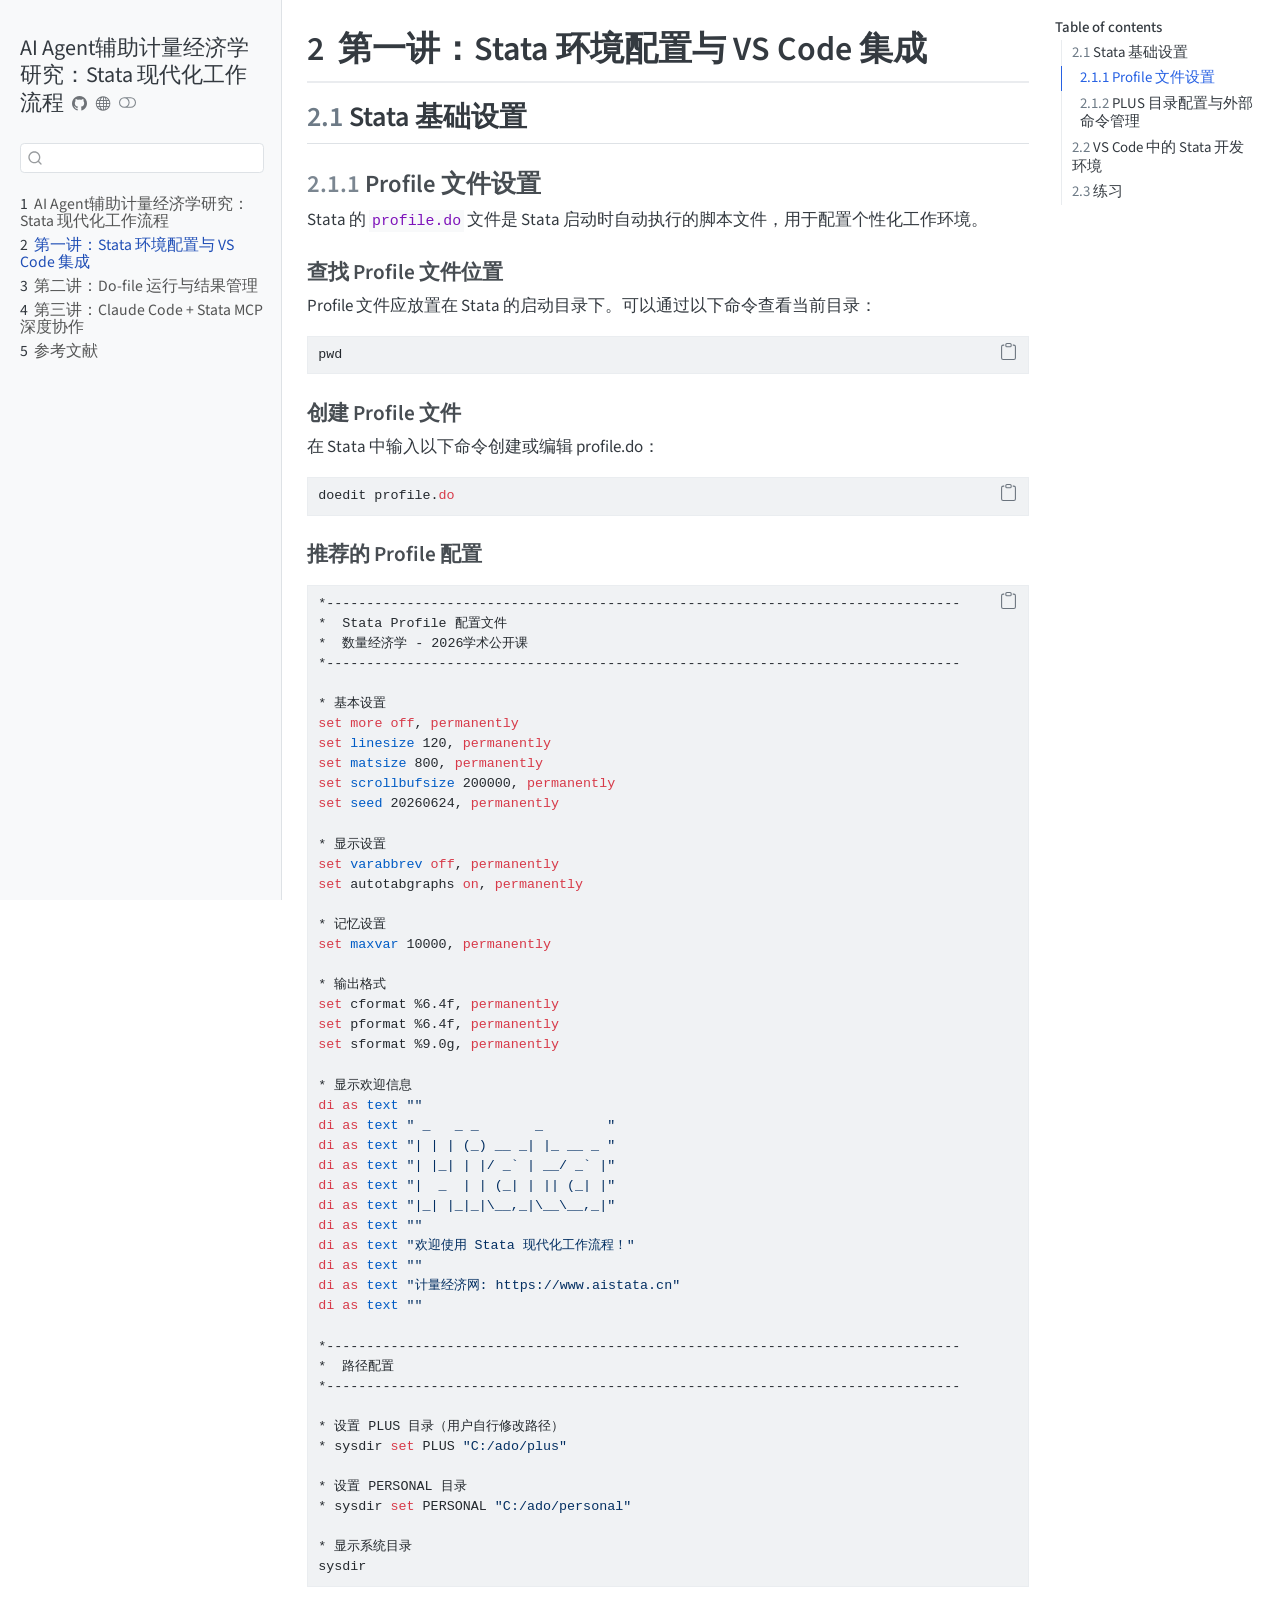
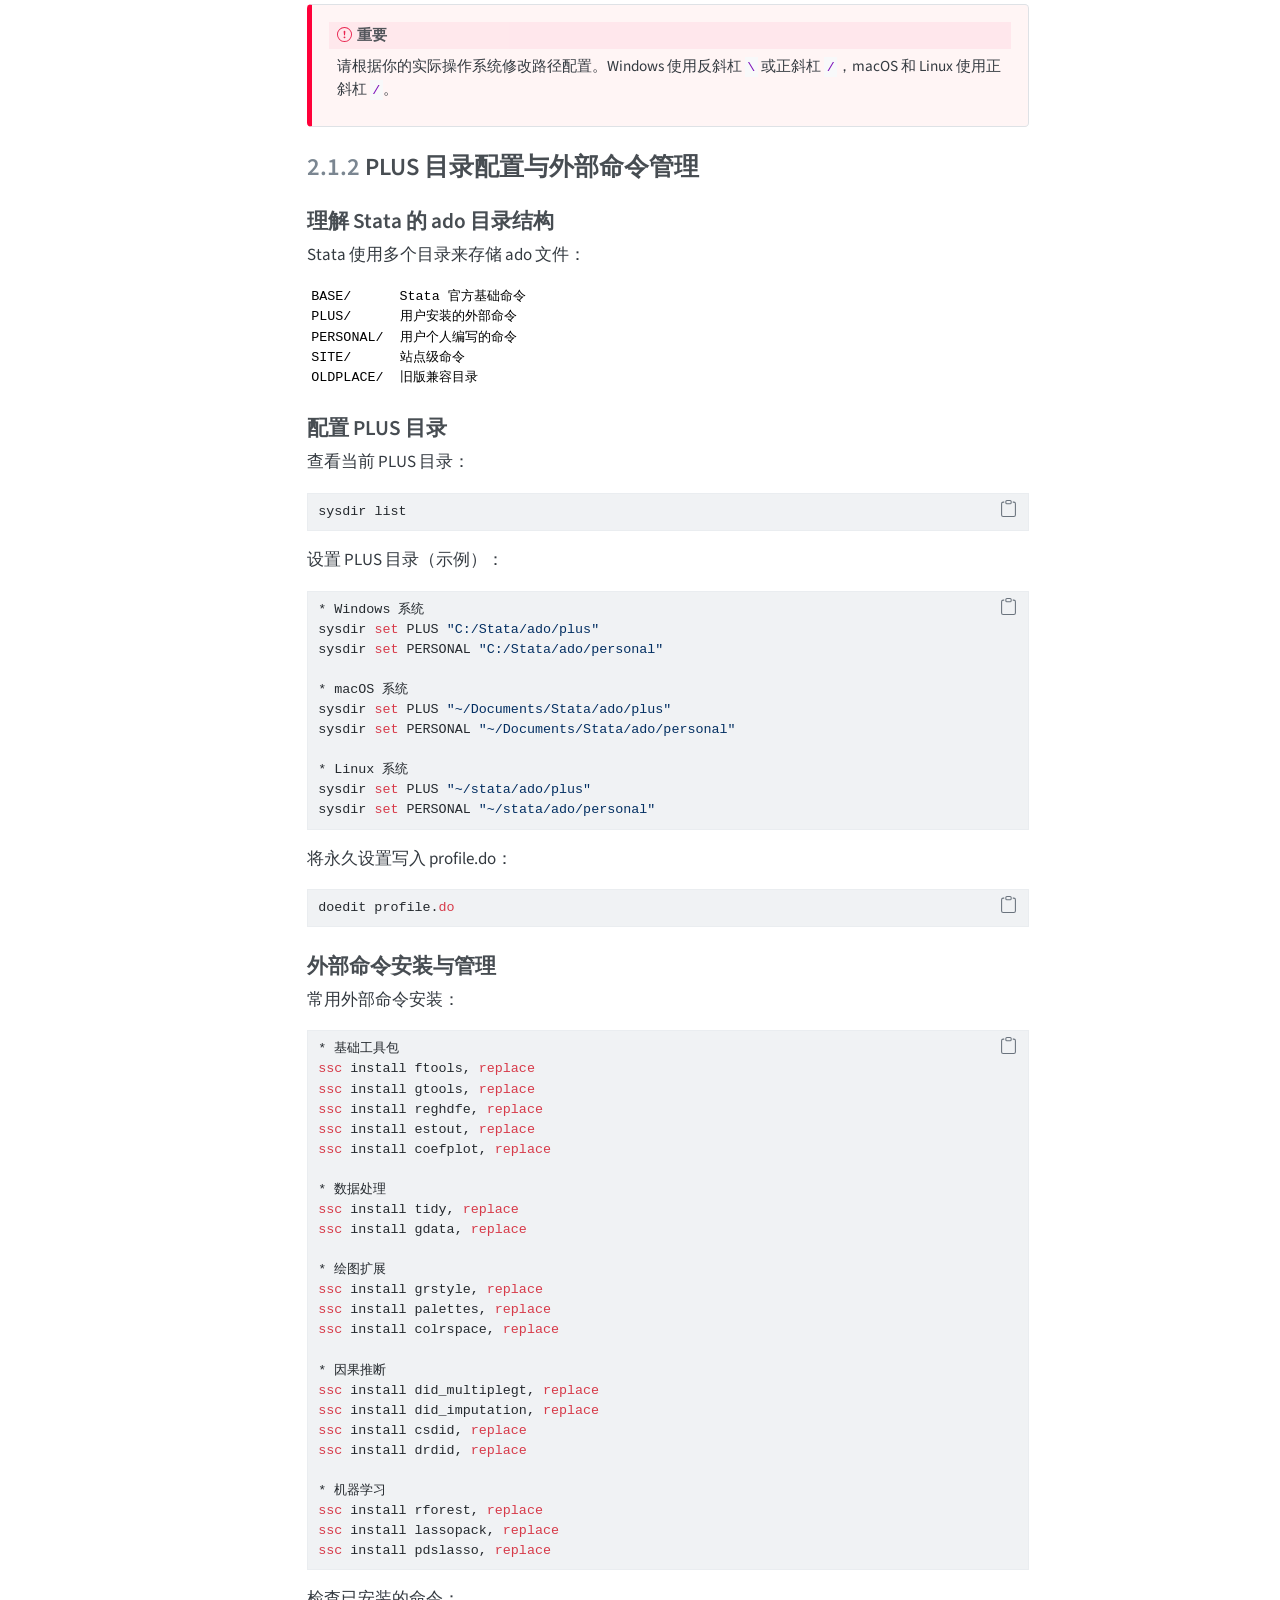
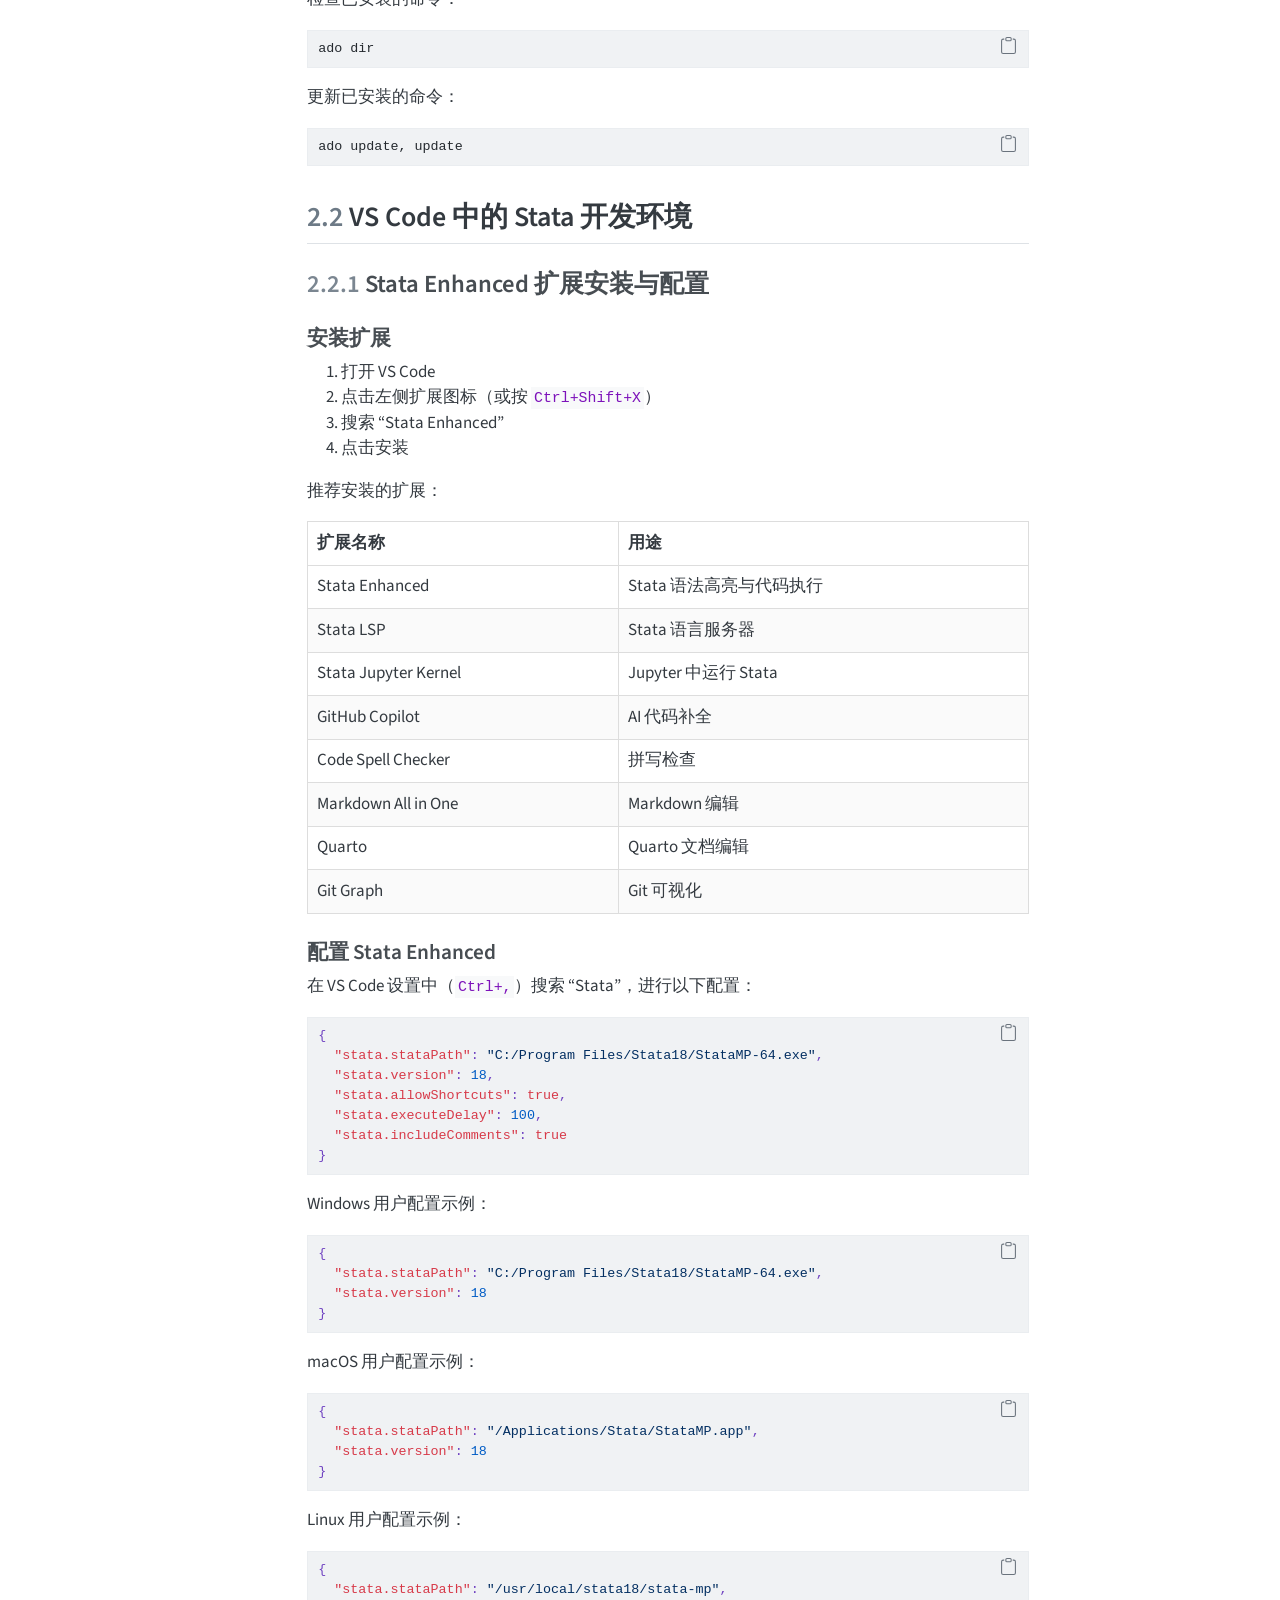
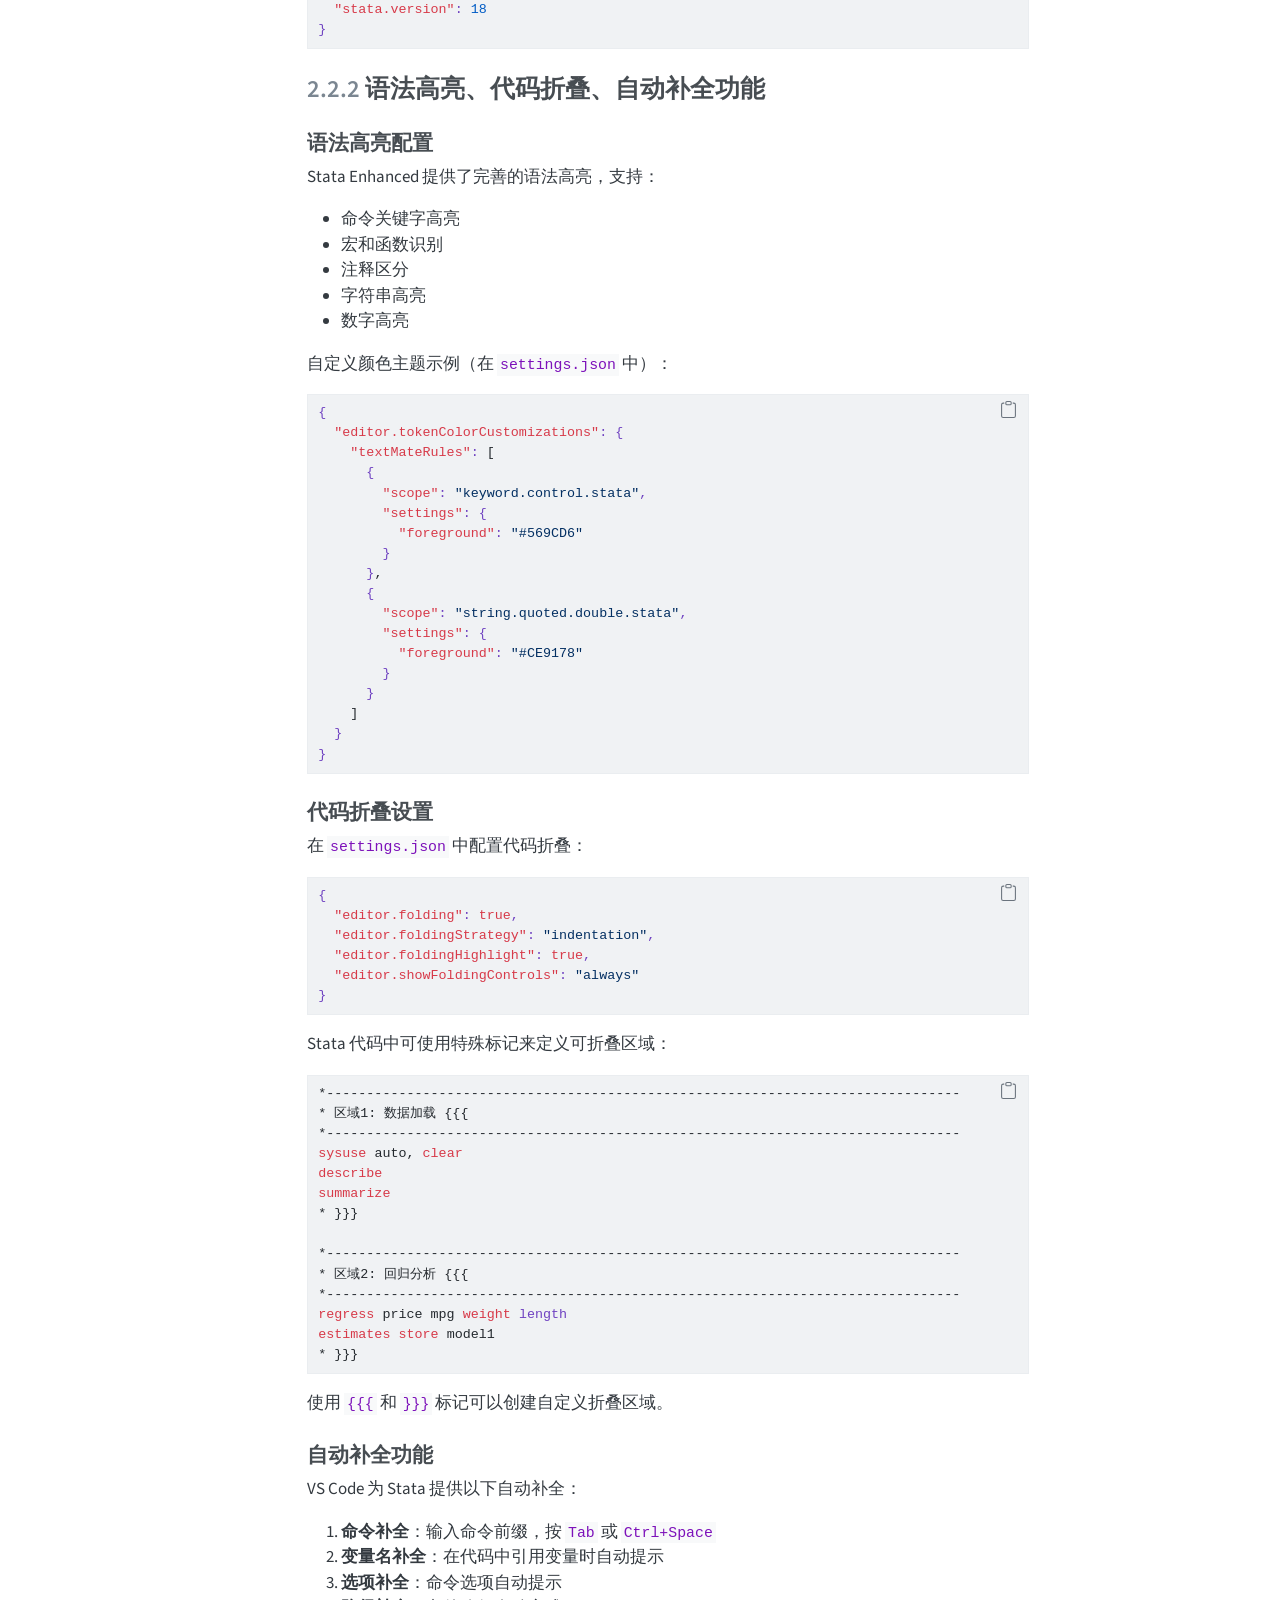
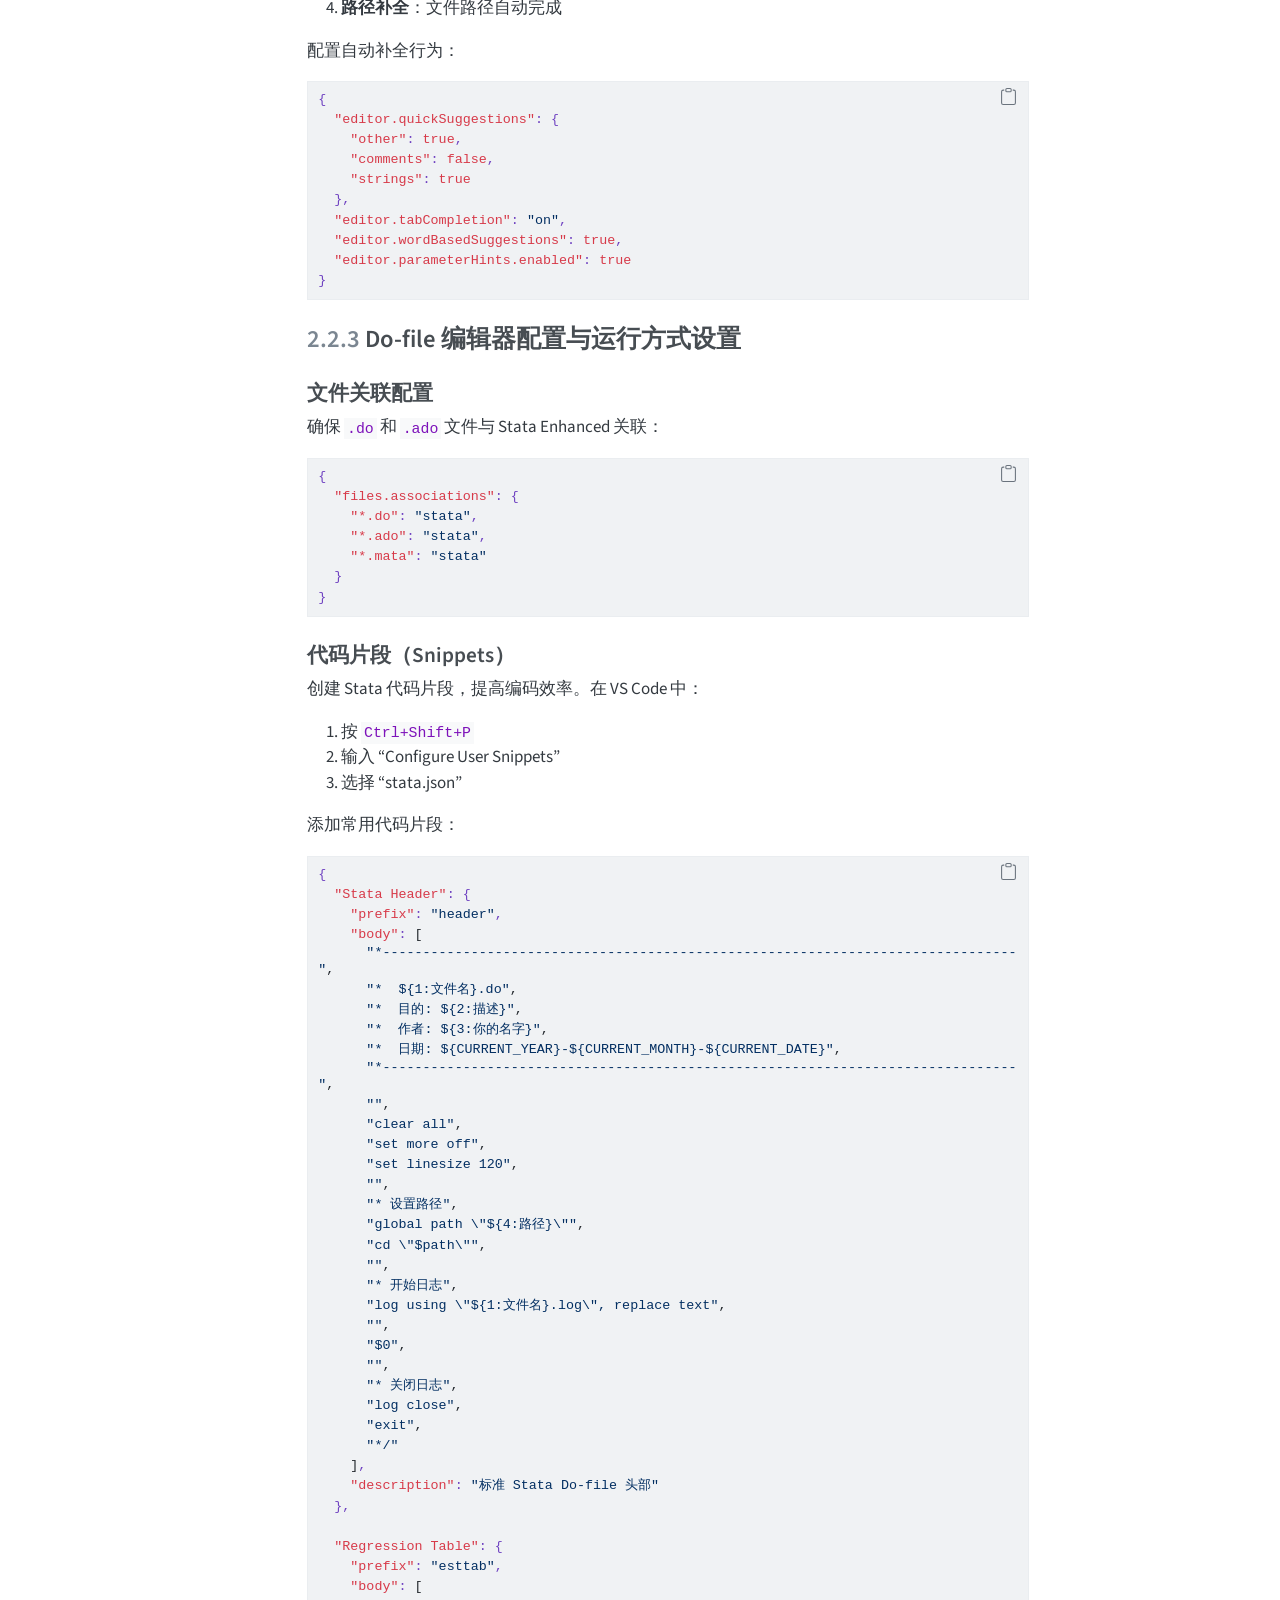
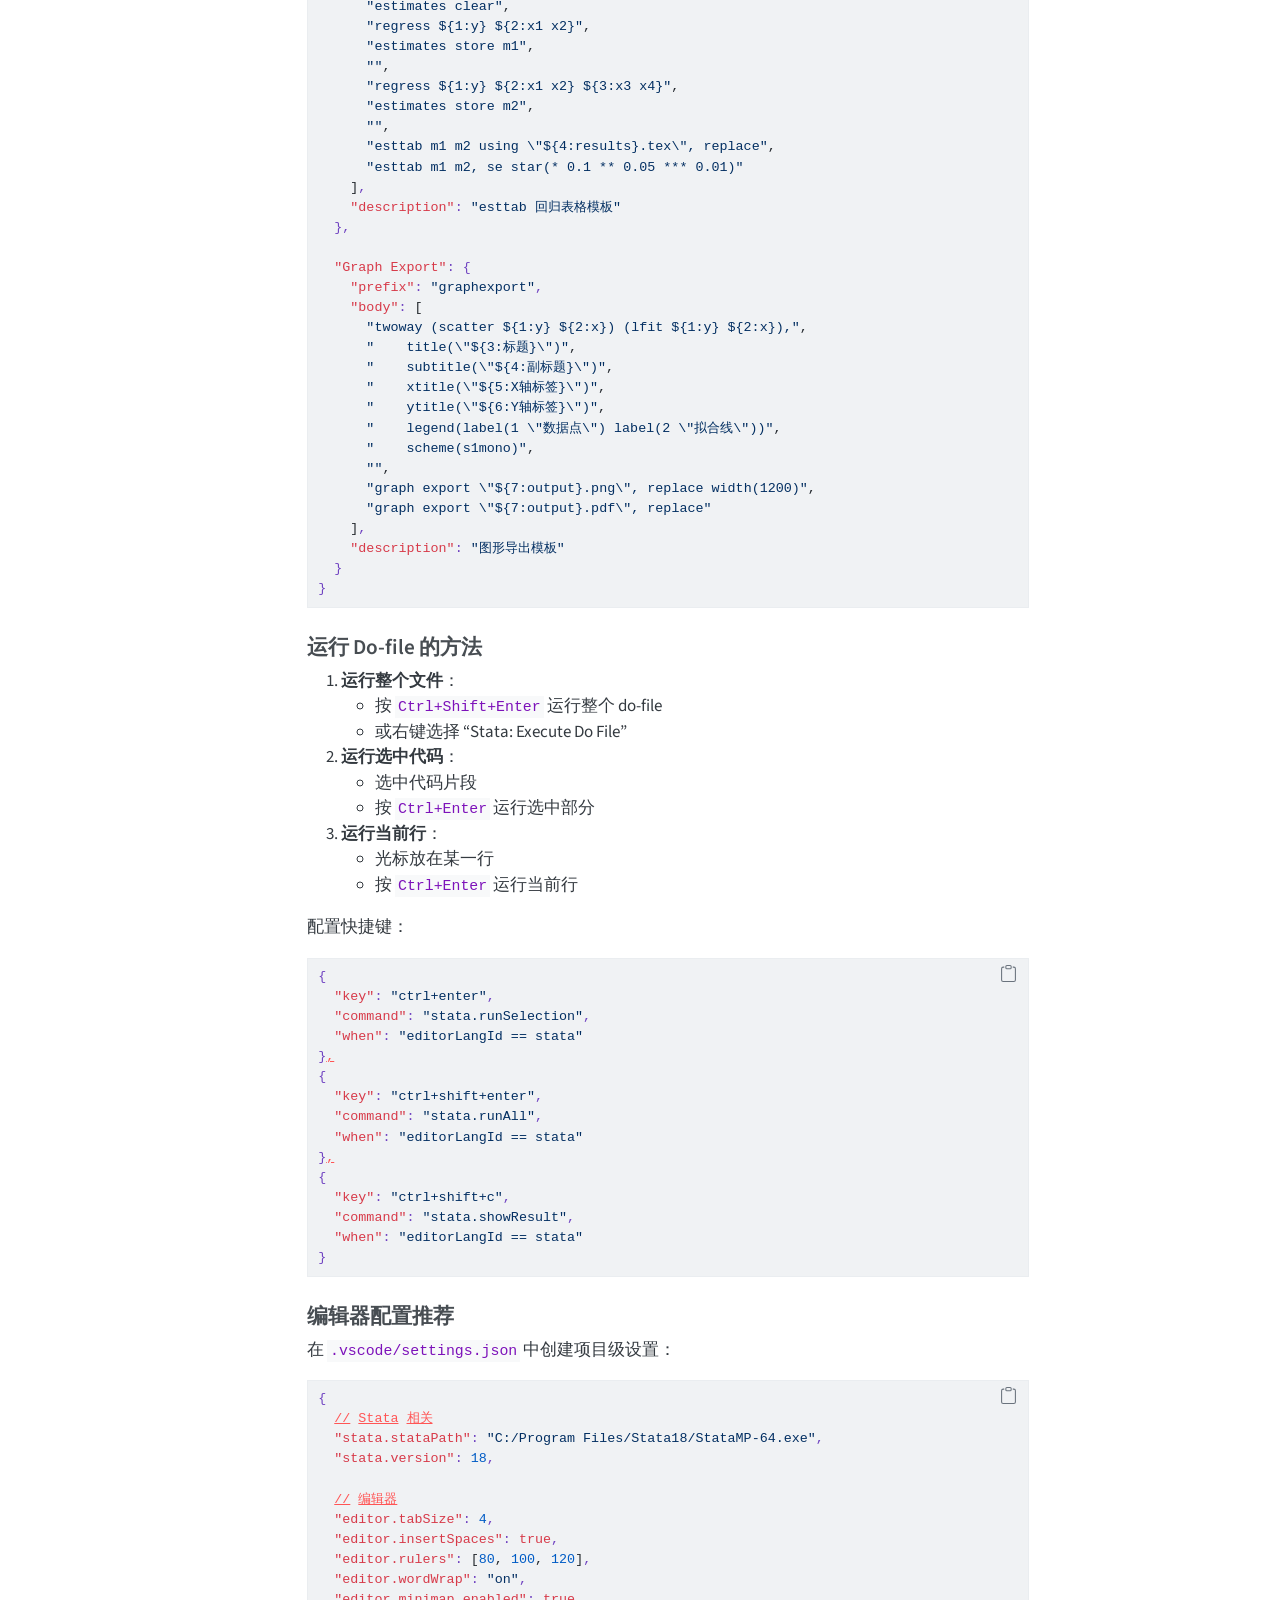
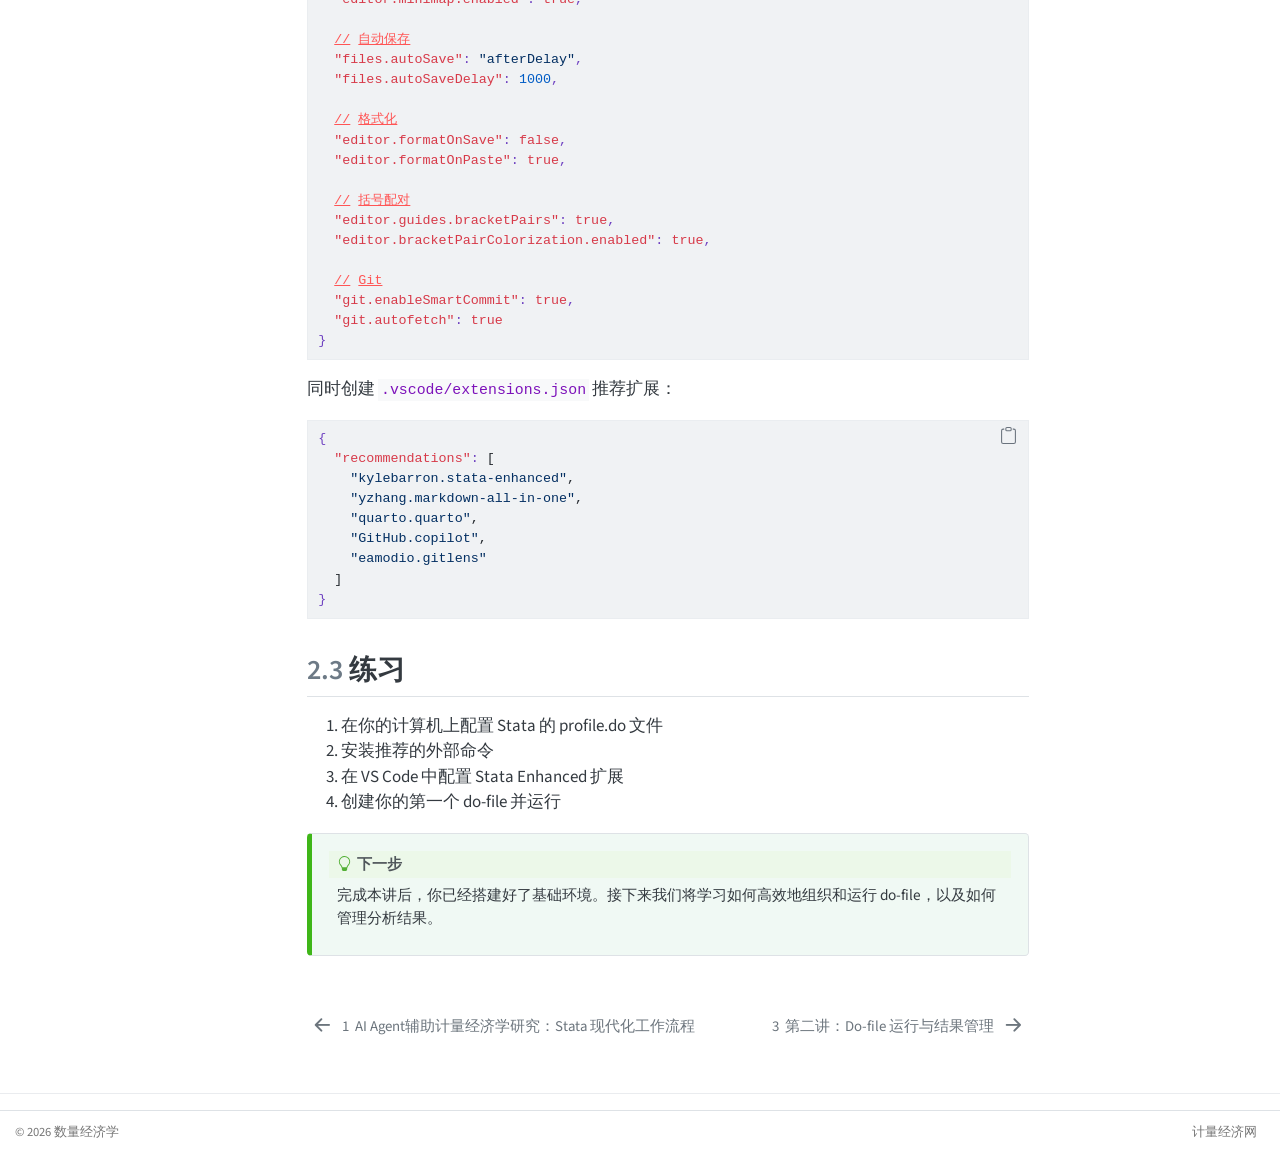
<file: docs/01-stata-vscode.html>
<!DOCTYPE html>
<html xmlns="http://www.w3.org/1999/xhtml" lang="en" xml:lang="en"><head>

<meta charset="utf-8">
<meta name="generator" content="quarto-1.7.32">

<meta name="viewport" content="width=device-width, initial-scale=1.0, user-scalable=yes">

<meta name="description" content="在人工智能时代，经济学研究者需要一套完整的工具链来应对日益复杂的研究任务。">

<title>2&nbsp; 第一讲：Stata 环境配置与 VS Code 集成 – AI Agent辅助计量经济学研究：Stata 现代化工作流程</title>
<style>
code{white-space: pre-wrap;}
span.smallcaps{font-variant: small-caps;}
div.columns{display: flex; gap: min(4vw, 1.5em);}
div.column{flex: auto; overflow-x: auto;}
div.hanging-indent{margin-left: 1.5em; text-indent: -1.5em;}
ul.task-list{list-style: none;}
ul.task-list li input[type="checkbox"] {
  width: 0.8em;
  margin: 0 0.8em 0.2em -1em; /* quarto-specific, see https://github.com/quarto-dev/quarto-cli/issues/4556 */ 
  vertical-align: middle;
}
/* CSS for syntax highlighting */
html { -webkit-text-size-adjust: 100%; }
pre > code.sourceCode { white-space: pre; position: relative; }
pre > code.sourceCode > span { display: inline-block; line-height: 1.25; }
pre > code.sourceCode > span:empty { height: 1.2em; }
.sourceCode { overflow: visible; }
code.sourceCode > span { color: inherit; text-decoration: inherit; }
div.sourceCode { margin: 1em 0; }
pre.sourceCode { margin: 0; }
@media screen {
div.sourceCode { overflow: auto; }
}
@media print {
pre > code.sourceCode { white-space: pre-wrap; }
pre > code.sourceCode > span { text-indent: -5em; padding-left: 5em; }
}
pre.numberSource code
  { counter-reset: source-line 0; }
pre.numberSource code > span
  { position: relative; left: -4em; counter-increment: source-line; }
pre.numberSource code > span > a:first-child::before
  { content: counter(source-line);
    position: relative; left: -1em; text-align: right; vertical-align: baseline;
    border: none; display: inline-block;
    -webkit-touch-callout: none; -webkit-user-select: none;
    -khtml-user-select: none; -moz-user-select: none;
    -ms-user-select: none; user-select: none;
    padding: 0 4px; width: 4em;
  }
pre.numberSource { margin-left: 3em;  padding-left: 4px; }
div.sourceCode
  {   }
@media screen {
pre > code.sourceCode > span > a:first-child::before { text-decoration: underline; }
}
</style>


<script src="site_libs/quarto-nav/quarto-nav.js"></script>
<script src="site_libs/quarto-nav/headroom.min.js"></script>
<script src="site_libs/clipboard/clipboard.min.js"></script>
<script src="site_libs/quarto-search/autocomplete.umd.js"></script>
<script src="site_libs/quarto-search/fuse.min.js"></script>
<script src="site_libs/quarto-search/quarto-search.js"></script>
<meta name="quarto:offset" content="./">
<link href="./02-dofile-management.html" rel="next">
<link href="./index.html" rel="prev">
<script src="site_libs/quarto-html/quarto.js" type="module"></script>
<script src="site_libs/quarto-html/tabsets/tabsets.js" type="module"></script>
<script src="site_libs/quarto-html/popper.min.js"></script>
<script src="site_libs/quarto-html/tippy.umd.min.js"></script>
<script src="site_libs/quarto-html/anchor.min.js"></script>
<link href="site_libs/quarto-html/tippy.css" rel="stylesheet">
<link href="site_libs/quarto-html/quarto-syntax-highlighting-234273d1456647dabc34a594ac50e507.css" rel="stylesheet" class="quarto-color-scheme" id="quarto-text-highlighting-styles">
<link href="site_libs/quarto-html/quarto-syntax-highlighting-dark-0348920b7671f696dc9078d39bff215e.css" rel="stylesheet" class="quarto-color-scheme quarto-color-alternate" id="quarto-text-highlighting-styles">
<link href="site_libs/quarto-html/quarto-syntax-highlighting-234273d1456647dabc34a594ac50e507.css" rel="stylesheet" class="quarto-color-scheme-extra" id="quarto-text-highlighting-styles">
<script src="site_libs/bootstrap/bootstrap.min.js"></script>
<link href="site_libs/bootstrap/bootstrap-icons.css" rel="stylesheet">
<link href="site_libs/bootstrap/bootstrap-103639876cd5f3e2b8a392fcf2f9a2f3.min.css" rel="stylesheet" append-hash="true" class="quarto-color-scheme" id="quarto-bootstrap" data-mode="light">
<link href="site_libs/bootstrap/bootstrap-dark-ad9cca29aab4925a61aee51ff66bf9c9.min.css" rel="stylesheet" append-hash="true" class="quarto-color-scheme quarto-color-alternate" id="quarto-bootstrap" data-mode="dark">
<link href="site_libs/bootstrap/bootstrap-103639876cd5f3e2b8a392fcf2f9a2f3.min.css" rel="stylesheet" append-hash="true" class="quarto-color-scheme-extra" id="quarto-bootstrap" data-mode="light">
<script id="quarto-search-options" type="application/json">{
  "location": "sidebar",
  "copy-button": false,
  "collapse-after": 3,
  "panel-placement": "start",
  "type": "textbox",
  "limit": 50,
  "keyboard-shortcut": [
    "f",
    "/",
    "s"
  ],
  "show-item-context": false,
  "language": {
    "search-no-results-text": "No results",
    "search-matching-documents-text": "matching documents",
    "search-copy-link-title": "Copy link to search",
    "search-hide-matches-text": "Hide additional matches",
    "search-more-match-text": "more match in this document",
    "search-more-matches-text": "more matches in this document",
    "search-clear-button-title": "Clear",
    "search-text-placeholder": "",
    "search-detached-cancel-button-title": "Cancel",
    "search-submit-button-title": "Submit",
    "search-label": "Search"
  }
}</script>
<style>html{ scroll-behavior: smooth; }</style>


<link rel="stylesheet" href="styles.css">
</head>

<body class="nav-sidebar docked quarto-light"><script id="quarto-html-before-body" type="application/javascript">
    const toggleBodyColorMode = (bsSheetEl) => {
      const mode = bsSheetEl.getAttribute("data-mode");
      const bodyEl = window.document.querySelector("body");
      if (mode === "dark") {
        bodyEl.classList.add("quarto-dark");
        bodyEl.classList.remove("quarto-light");
      } else {
        bodyEl.classList.add("quarto-light");
        bodyEl.classList.remove("quarto-dark");
      }
    }
    const toggleBodyColorPrimary = () => {
      const bsSheetEl = window.document.querySelector("link#quarto-bootstrap:not([rel=disabled-stylesheet])");
      if (bsSheetEl) {
        toggleBodyColorMode(bsSheetEl);
      }
    }
    const setColorSchemeToggle = (alternate) => {
      const toggles = window.document.querySelectorAll('.quarto-color-scheme-toggle');
      for (let i=0; i < toggles.length; i++) {
        const toggle = toggles[i];
        if (toggle) {
          if (alternate) {
            toggle.classList.add("alternate");
          } else {
            toggle.classList.remove("alternate");
          }
        }
      }
    };
    const toggleColorMode = (alternate) => {
      // Switch the stylesheets
      const primaryStylesheets = window.document.querySelectorAll('link.quarto-color-scheme:not(.quarto-color-alternate)');
      const alternateStylesheets = window.document.querySelectorAll('link.quarto-color-scheme.quarto-color-alternate');
      manageTransitions('#quarto-margin-sidebar .nav-link', false);
      if (alternate) {
        // note: dark is layered on light, we don't disable primary!
        enableStylesheet(alternateStylesheets);
        for (const sheetNode of alternateStylesheets) {
          if (sheetNode.id === "quarto-bootstrap") {
            toggleBodyColorMode(sheetNode);
          }
        }
      } else {
        disableStylesheet(alternateStylesheets);
        enableStylesheet(primaryStylesheets)
        toggleBodyColorPrimary();
      }
      manageTransitions('#quarto-margin-sidebar .nav-link', true);
      // Switch the toggles
      setColorSchemeToggle(alternate)
      // Hack to workaround the fact that safari doesn't
      // properly recolor the scrollbar when toggling (#1455)
      if (navigator.userAgent.indexOf('Safari') > 0 && navigator.userAgent.indexOf('Chrome') == -1) {
        manageTransitions("body", false);
        window.scrollTo(0, 1);
        setTimeout(() => {
          window.scrollTo(0, 0);
          manageTransitions("body", true);
        }, 40);
      }
    }
    const disableStylesheet = (stylesheets) => {
      for (let i=0; i < stylesheets.length; i++) {
        const stylesheet = stylesheets[i];
        stylesheet.rel = 'disabled-stylesheet';
      }
    }
    const enableStylesheet = (stylesheets) => {
      for (let i=0; i < stylesheets.length; i++) {
        const stylesheet = stylesheets[i];
        if(stylesheet.rel !== 'stylesheet') { // for Chrome, which will still FOUC without this check
          stylesheet.rel = 'stylesheet';
        }
      }
    }
    const manageTransitions = (selector, allowTransitions) => {
      const els = window.document.querySelectorAll(selector);
      for (let i=0; i < els.length; i++) {
        const el = els[i];
        if (allowTransitions) {
          el.classList.remove('notransition');
        } else {
          el.classList.add('notransition');
        }
      }
    }
    const isFileUrl = () => {
      return window.location.protocol === 'file:';
    }
    const hasAlternateSentinel = () => {
      let styleSentinel = getColorSchemeSentinel();
      if (styleSentinel !== null) {
        return styleSentinel === "alternate";
      } else {
        return false;
      }
    }
    const setStyleSentinel = (alternate) => {
      const value = alternate ? "alternate" : "default";
      if (!isFileUrl()) {
        window.localStorage.setItem("quarto-color-scheme", value);
      } else {
        localAlternateSentinel = value;
      }
    }
    const getColorSchemeSentinel = () => {
      if (!isFileUrl()) {
        const storageValue = window.localStorage.getItem("quarto-color-scheme");
        return storageValue != null ? storageValue : localAlternateSentinel;
      } else {
        return localAlternateSentinel;
      }
    }
    const toggleGiscusIfUsed = (isAlternate, darkModeDefault) => {
      const baseTheme = document.querySelector('#giscus-base-theme')?.value ?? 'light';
      const alternateTheme = document.querySelector('#giscus-alt-theme')?.value ?? 'dark';
      let newTheme = '';
      if(authorPrefersDark) {
        newTheme = isAlternate ? baseTheme : alternateTheme;
      } else {
        newTheme = isAlternate ? alternateTheme : baseTheme;
      }
      const changeGiscusTheme = () => {
        // From: https://github.com/giscus/giscus/issues/336
        const sendMessage = (message) => {
          const iframe = document.querySelector('iframe.giscus-frame');
          if (!iframe) return;
          iframe.contentWindow.postMessage({ giscus: message }, 'https://giscus.app');
        }
        sendMessage({
          setConfig: {
            theme: newTheme
          }
        });
      }
      const isGiscussLoaded = window.document.querySelector('iframe.giscus-frame') !== null;
      if (isGiscussLoaded) {
        changeGiscusTheme();
      }
    };
    const authorPrefersDark = false;
    const darkModeDefault = authorPrefersDark;
      document.querySelector('link#quarto-text-highlighting-styles.quarto-color-scheme-extra').rel = 'disabled-stylesheet';
      document.querySelector('link#quarto-bootstrap.quarto-color-scheme-extra').rel = 'disabled-stylesheet';
    let localAlternateSentinel = darkModeDefault ? 'alternate' : 'default';
    // Dark / light mode switch
    window.quartoToggleColorScheme = () => {
      // Read the current dark / light value
      let toAlternate = !hasAlternateSentinel();
      toggleColorMode(toAlternate);
      setStyleSentinel(toAlternate);
      toggleGiscusIfUsed(toAlternate, darkModeDefault);
      window.dispatchEvent(new Event('resize'));
    };
    // Switch to dark mode if need be
    if (hasAlternateSentinel()) {
      toggleColorMode(true);
    } else {
      toggleColorMode(false);
    }
  </script>

<div id="quarto-search-results"></div>
  <header id="quarto-header" class="headroom fixed-top">
  <nav class="quarto-secondary-nav">
    <div class="container-fluid d-flex">
      <button type="button" class="quarto-btn-toggle btn" data-bs-toggle="collapse" role="button" data-bs-target=".quarto-sidebar-collapse-item" aria-controls="quarto-sidebar" aria-expanded="false" aria-label="Toggle sidebar navigation" onclick="if (window.quartoToggleHeadroom) { window.quartoToggleHeadroom(); }">
        <i class="bi bi-layout-text-sidebar-reverse"></i>
      </button>
        <nav class="quarto-page-breadcrumbs" aria-label="breadcrumb"><ol class="breadcrumb"><li class="breadcrumb-item"><a href="./01-stata-vscode.html"><span class="chapter-number">2</span>&nbsp; <span class="chapter-title">第一讲：Stata 环境配置与 VS Code 集成</span></a></li></ol></nav>
        <a class="flex-grow-1" role="navigation" data-bs-toggle="collapse" data-bs-target=".quarto-sidebar-collapse-item" aria-controls="quarto-sidebar" aria-expanded="false" aria-label="Toggle sidebar navigation" onclick="if (window.quartoToggleHeadroom) { window.quartoToggleHeadroom(); }">      
        </a>
      <button type="button" class="btn quarto-search-button" aria-label="Search" onclick="window.quartoOpenSearch();">
        <i class="bi bi-search"></i>
      </button>
    </div>
  </nav>
</header>
<!-- content -->
<div id="quarto-content" class="quarto-container page-columns page-rows-contents page-layout-article">
<!-- sidebar -->
  <nav id="quarto-sidebar" class="sidebar collapse collapse-horizontal quarto-sidebar-collapse-item sidebar-navigation docked overflow-auto">
    <div class="pt-lg-2 mt-2 text-left sidebar-header">
    <div class="sidebar-title mb-0 py-0">
      <a href="./">AI Agent辅助计量经济学研究：Stata 现代化工作流程</a> 
        <div class="sidebar-tools-main tools-wide">
    <a href="https://github.com/" title="GitHub" class="quarto-navigation-tool px-1" aria-label="GitHub"><i class="bi bi-github"></i></a>
    <a href="https://www.aistata.cn" title="计量经济网" class="quarto-navigation-tool px-1" aria-label="计量经济网"><i class="bi bi-globe"></i></a>
  <a href="" class="quarto-color-scheme-toggle quarto-navigation-tool  px-1" onclick="window.quartoToggleColorScheme(); return false;" title="Toggle dark mode"><i class="bi"></i></a>
</div>
    </div>
      </div>
        <div class="mt-2 flex-shrink-0 align-items-center">
        <div class="sidebar-search">
        <div id="quarto-search" class="" title="Search"></div>
        </div>
        </div>
    <div class="sidebar-menu-container"> 
    <ul class="list-unstyled mt-1">
        <li class="sidebar-item">
  <div class="sidebar-item-container"> 
  <a href="./index.html" class="sidebar-item-text sidebar-link">
 <span class="menu-text"><span class="chapter-number">1</span>&nbsp; <span class="chapter-title">AI Agent辅助计量经济学研究：Stata 现代化工作流程</span></span></a>
  </div>
</li>
        <li class="sidebar-item">
  <div class="sidebar-item-container"> 
  <a href="./01-stata-vscode.html" class="sidebar-item-text sidebar-link active">
 <span class="menu-text"><span class="chapter-number">2</span>&nbsp; <span class="chapter-title">第一讲：Stata 环境配置与 VS Code 集成</span></span></a>
  </div>
</li>
        <li class="sidebar-item">
  <div class="sidebar-item-container"> 
  <a href="./02-dofile-management.html" class="sidebar-item-text sidebar-link">
 <span class="menu-text"><span class="chapter-number">3</span>&nbsp; <span class="chapter-title">第二讲：Do-file 运行与结果管理</span></span></a>
  </div>
</li>
        <li class="sidebar-item">
  <div class="sidebar-item-container"> 
  <a href="./03-claude-stata-mcp.html" class="sidebar-item-text sidebar-link">
 <span class="menu-text"><span class="chapter-number">4</span>&nbsp; <span class="chapter-title">第三讲：Claude Code + Stata MCP 深度协作</span></span></a>
  </div>
</li>
        <li class="sidebar-item">
  <div class="sidebar-item-container"> 
  <a href="./references.html" class="sidebar-item-text sidebar-link">
 <span class="menu-text"><span class="chapter-number">5</span>&nbsp; <span class="chapter-title">参考文献</span></span></a>
  </div>
</li>
    </ul>
    </div>
</nav>
<div id="quarto-sidebar-glass" class="quarto-sidebar-collapse-item" data-bs-toggle="collapse" data-bs-target=".quarto-sidebar-collapse-item"></div>
<!-- margin-sidebar -->
    <div id="quarto-margin-sidebar" class="sidebar margin-sidebar">
        <nav id="TOC" role="doc-toc" class="toc-active">
    <h2 id="toc-title">Table of contents</h2>
   
  <ul>
  <li><a href="#stata-basics" id="toc-stata-basics" class="nav-link active" data-scroll-target="#stata-basics"><span class="header-section-number">2.1</span> Stata 基础设置</a>
  <ul class="collapse">
  <li><a href="#profile-setup" id="toc-profile-setup" class="nav-link" data-scroll-target="#profile-setup"><span class="header-section-number">2.1.1</span> Profile 文件设置</a></li>
  <li><a href="#plus-setup" id="toc-plus-setup" class="nav-link" data-scroll-target="#plus-setup"><span class="header-section-number">2.1.2</span> PLUS 目录配置与外部命令管理</a></li>
  </ul></li>
  <li><a href="#vscode-stata" id="toc-vscode-stata" class="nav-link" data-scroll-target="#vscode-stata"><span class="header-section-number">2.2</span> VS Code 中的 Stata 开发环境</a>
  <ul class="collapse">
  <li><a href="#stata-enhanced" id="toc-stata-enhanced" class="nav-link" data-scroll-target="#stata-enhanced"><span class="header-section-number">2.2.1</span> Stata Enhanced 扩展安装与配置</a></li>
  <li><a href="#code-features" id="toc-code-features" class="nav-link" data-scroll-target="#code-features"><span class="header-section-number">2.2.2</span> 语法高亮、代码折叠、自动补全功能</a></li>
  <li><a href="#dofile-editor" id="toc-dofile-editor" class="nav-link" data-scroll-target="#dofile-editor"><span class="header-section-number">2.2.3</span> Do-file 编辑器配置与运行方式设置</a></li>
  </ul></li>
  <li><a href="#exercise-1" id="toc-exercise-1" class="nav-link" data-scroll-target="#exercise-1"><span class="header-section-number">2.3</span> 练习</a></li>
  </ul>
</nav>
    </div>
<!-- main -->
<main class="content" id="quarto-document-content">


<header id="title-block-header" class="quarto-title-block default">
<div class="quarto-title">
<h1 class="title"><span id="stata-vscode" class="quarto-section-identifier"><span class="chapter-number">2</span>&nbsp; <span class="chapter-title">第一讲：Stata 环境配置与 VS Code 集成</span></span></h1>
</div>



<div class="quarto-title-meta">

    
  
    
  </div>
  


</header>


<section id="stata-basics" class="level2" data-number="2.1">
<h2 data-number="2.1" class="anchored" data-anchor-id="stata-basics"><span class="header-section-number">2.1</span> Stata 基础设置</h2>
<section id="profile-setup" class="level3" data-number="2.1.1">
<h3 data-number="2.1.1" class="anchored" data-anchor-id="profile-setup"><span class="header-section-number">2.1.1</span> Profile 文件设置</h3>
<p>Stata 的 <code>profile.do</code> 文件是 Stata 启动时自动执行的脚本文件，用于配置个性化工作环境。</p>
<section id="查找-profile-文件位置" class="level4">
<h4 class="anchored" data-anchor-id="查找-profile-文件位置">查找 Profile 文件位置</h4>
<p>Profile 文件应放置在 Stata 的启动目录下。可以通过以下命令查看当前目录：</p>
<div class="sourceCode" id="cb1"><pre class="sourceCode stata code-with-copy"><code class="sourceCode stata"><span id="cb1-1"><a href="#cb1-1" aria-hidden="true" tabindex="-1"></a>pwd</span></code><button title="Copy to Clipboard" class="code-copy-button"><i class="bi"></i></button></pre></div>
</section>
<section id="创建-profile-文件" class="level4">
<h4 class="anchored" data-anchor-id="创建-profile-文件">创建 Profile 文件</h4>
<p>在 Stata 中输入以下命令创建或编辑 profile.do：</p>
<div class="sourceCode" id="cb2"><pre class="sourceCode stata code-with-copy"><code class="sourceCode stata"><span id="cb2-1"><a href="#cb2-1" aria-hidden="true" tabindex="-1"></a>doedit profile.<span class="kw">do</span></span></code><button title="Copy to Clipboard" class="code-copy-button"><i class="bi"></i></button></pre></div>
</section>
<section id="推荐的-profile-配置" class="level4">
<h4 class="anchored" data-anchor-id="推荐的-profile-配置">推荐的 Profile 配置</h4>
<div class="sourceCode" id="cb3"><pre class="sourceCode stata code-with-copy"><code class="sourceCode stata"><span id="cb3-1"><a href="#cb3-1" aria-hidden="true" tabindex="-1"></a>*-------------------------------------------------------------------------------</span>
<span id="cb3-2"><a href="#cb3-2" aria-hidden="true" tabindex="-1"></a>*  Stata Profile 配置文件</span>
<span id="cb3-3"><a href="#cb3-3" aria-hidden="true" tabindex="-1"></a>*  数量经济学 - 2026学术公开课</span>
<span id="cb3-4"><a href="#cb3-4" aria-hidden="true" tabindex="-1"></a>*-------------------------------------------------------------------------------</span>
<span id="cb3-5"><a href="#cb3-5" aria-hidden="true" tabindex="-1"></a></span>
<span id="cb3-6"><a href="#cb3-6" aria-hidden="true" tabindex="-1"></a>* 基本设置</span>
<span id="cb3-7"><a href="#cb3-7" aria-hidden="true" tabindex="-1"></a><span class="kw">set</span> <span class="kw">more</span> <span class="kw">off</span>, <span class="kw">permanently</span></span>
<span id="cb3-8"><a href="#cb3-8" aria-hidden="true" tabindex="-1"></a><span class="kw">set</span> <span class="dv">linesize</span> 120, <span class="kw">permanently</span></span>
<span id="cb3-9"><a href="#cb3-9" aria-hidden="true" tabindex="-1"></a><span class="kw">set</span> <span class="dv">matsize</span> 800, <span class="kw">permanently</span></span>
<span id="cb3-10"><a href="#cb3-10" aria-hidden="true" tabindex="-1"></a><span class="kw">set</span> <span class="dv">scrollbufsize</span> 200000, <span class="kw">permanently</span></span>
<span id="cb3-11"><a href="#cb3-11" aria-hidden="true" tabindex="-1"></a><span class="kw">set</span> <span class="dv">seed</span> 20260624, <span class="kw">permanently</span></span>
<span id="cb3-12"><a href="#cb3-12" aria-hidden="true" tabindex="-1"></a></span>
<span id="cb3-13"><a href="#cb3-13" aria-hidden="true" tabindex="-1"></a>* 显示设置</span>
<span id="cb3-14"><a href="#cb3-14" aria-hidden="true" tabindex="-1"></a><span class="kw">set</span> <span class="dv">varabbrev</span> <span class="kw">off</span>, <span class="kw">permanently</span></span>
<span id="cb3-15"><a href="#cb3-15" aria-hidden="true" tabindex="-1"></a><span class="kw">set</span> autotabgraphs <span class="kw">on</span>, <span class="kw">permanently</span></span>
<span id="cb3-16"><a href="#cb3-16" aria-hidden="true" tabindex="-1"></a></span>
<span id="cb3-17"><a href="#cb3-17" aria-hidden="true" tabindex="-1"></a>* 记忆设置</span>
<span id="cb3-18"><a href="#cb3-18" aria-hidden="true" tabindex="-1"></a><span class="kw">set</span> <span class="dv">maxvar</span> 10000, <span class="kw">permanently</span></span>
<span id="cb3-19"><a href="#cb3-19" aria-hidden="true" tabindex="-1"></a></span>
<span id="cb3-20"><a href="#cb3-20" aria-hidden="true" tabindex="-1"></a>* 输出格式</span>
<span id="cb3-21"><a href="#cb3-21" aria-hidden="true" tabindex="-1"></a><span class="kw">set</span> cformat %6.4f, <span class="kw">permanently</span></span>
<span id="cb3-22"><a href="#cb3-22" aria-hidden="true" tabindex="-1"></a><span class="kw">set</span> pformat %6.4f, <span class="kw">permanently</span></span>
<span id="cb3-23"><a href="#cb3-23" aria-hidden="true" tabindex="-1"></a><span class="kw">set</span> sformat %9.0g, <span class="kw">permanently</span></span>
<span id="cb3-24"><a href="#cb3-24" aria-hidden="true" tabindex="-1"></a></span>
<span id="cb3-25"><a href="#cb3-25" aria-hidden="true" tabindex="-1"></a>* 显示欢迎信息</span>
<span id="cb3-26"><a href="#cb3-26" aria-hidden="true" tabindex="-1"></a><span class="kw">di</span> <span class="kw">as</span> <span class="bn">text</span> <span class="st">""</span></span>
<span id="cb3-27"><a href="#cb3-27" aria-hidden="true" tabindex="-1"></a><span class="kw">di</span> <span class="kw">as</span> <span class="bn">text</span> <span class="st">" _   _ _       _        "</span></span>
<span id="cb3-28"><a href="#cb3-28" aria-hidden="true" tabindex="-1"></a><span class="kw">di</span> <span class="kw">as</span> <span class="bn">text</span> <span class="st">"| | | (_) __ _| |_ __ _ "</span></span>
<span id="cb3-29"><a href="#cb3-29" aria-hidden="true" tabindex="-1"></a><span class="kw">di</span> <span class="kw">as</span> <span class="bn">text</span> <span class="st">"| |_| | |/ _` | __/ _` |"</span></span>
<span id="cb3-30"><a href="#cb3-30" aria-hidden="true" tabindex="-1"></a><span class="kw">di</span> <span class="kw">as</span> <span class="bn">text</span> <span class="st">"|  _  | | (_| | || (_| |"</span></span>
<span id="cb3-31"><a href="#cb3-31" aria-hidden="true" tabindex="-1"></a><span class="kw">di</span> <span class="kw">as</span> <span class="bn">text</span> <span class="st">"|_| |_|_|\__,_|\__\__,_|"</span></span>
<span id="cb3-32"><a href="#cb3-32" aria-hidden="true" tabindex="-1"></a><span class="kw">di</span> <span class="kw">as</span> <span class="bn">text</span> <span class="st">""</span></span>
<span id="cb3-33"><a href="#cb3-33" aria-hidden="true" tabindex="-1"></a><span class="kw">di</span> <span class="kw">as</span> <span class="bn">text</span> <span class="st">"欢迎使用 Stata 现代化工作流程！"</span></span>
<span id="cb3-34"><a href="#cb3-34" aria-hidden="true" tabindex="-1"></a><span class="kw">di</span> <span class="kw">as</span> <span class="bn">text</span> <span class="st">""</span></span>
<span id="cb3-35"><a href="#cb3-35" aria-hidden="true" tabindex="-1"></a><span class="kw">di</span> <span class="kw">as</span> <span class="bn">text</span> <span class="st">"计量经济网: https://www.aistata.cn"</span></span>
<span id="cb3-36"><a href="#cb3-36" aria-hidden="true" tabindex="-1"></a><span class="kw">di</span> <span class="kw">as</span> <span class="bn">text</span> <span class="st">""</span></span>
<span id="cb3-37"><a href="#cb3-37" aria-hidden="true" tabindex="-1"></a></span>
<span id="cb3-38"><a href="#cb3-38" aria-hidden="true" tabindex="-1"></a>*-------------------------------------------------------------------------------</span>
<span id="cb3-39"><a href="#cb3-39" aria-hidden="true" tabindex="-1"></a>*  路径配置</span>
<span id="cb3-40"><a href="#cb3-40" aria-hidden="true" tabindex="-1"></a>*-------------------------------------------------------------------------------</span>
<span id="cb3-41"><a href="#cb3-41" aria-hidden="true" tabindex="-1"></a></span>
<span id="cb3-42"><a href="#cb3-42" aria-hidden="true" tabindex="-1"></a>* 设置 <span class="ot">PLUS</span> 目录（用户自行修改路径）</span>
<span id="cb3-43"><a href="#cb3-43" aria-hidden="true" tabindex="-1"></a>* <span class="ot">sysdir</span> <span class="kw">set</span> <span class="ot">PLUS</span> <span class="st">"C:/ado/plus"</span></span>
<span id="cb3-44"><a href="#cb3-44" aria-hidden="true" tabindex="-1"></a></span>
<span id="cb3-45"><a href="#cb3-45" aria-hidden="true" tabindex="-1"></a>* 设置 <span class="ot">PERSONAL</span> 目录</span>
<span id="cb3-46"><a href="#cb3-46" aria-hidden="true" tabindex="-1"></a>* <span class="ot">sysdir</span> <span class="kw">set</span> <span class="ot">PERSONAL</span> <span class="st">"C:/ado/personal"</span></span>
<span id="cb3-47"><a href="#cb3-47" aria-hidden="true" tabindex="-1"></a></span>
<span id="cb3-48"><a href="#cb3-48" aria-hidden="true" tabindex="-1"></a>* 显示系统目录</span>
<span id="cb3-49"><a href="#cb3-49" aria-hidden="true" tabindex="-1"></a><span class="ot">sysdir</span></span></code><button title="Copy to Clipboard" class="code-copy-button"><i class="bi"></i></button></pre></div>
<div class="callout callout-style-default callout-important callout-titled">
<div class="callout-header d-flex align-content-center">
<div class="callout-icon-container">
<i class="callout-icon"></i>
</div>
<div class="callout-title-container flex-fill">
重要
</div>
</div>
<div class="callout-body-container callout-body">
<p>请根据你的实际操作系统修改路径配置。Windows 使用反斜杠 <code>\</code> 或正斜杠 <code>/</code>，macOS 和 Linux 使用正斜杠 <code>/</code>。</p>
</div>
</div>
</section>
</section>
<section id="plus-setup" class="level3" data-number="2.1.2">
<h3 data-number="2.1.2" class="anchored" data-anchor-id="plus-setup"><span class="header-section-number">2.1.2</span> PLUS 目录配置与外部命令管理</h3>
<section id="理解-stata-的-ado-目录结构" class="level4">
<h4 class="anchored" data-anchor-id="理解-stata-的-ado-目录结构">理解 Stata 的 ado 目录结构</h4>
<p>Stata 使用多个目录来存储 ado 文件：</p>
<pre><code>BASE/      Stata 官方基础命令
PLUS/      用户安装的外部命令
PERSONAL/  用户个人编写的命令
SITE/      站点级命令
OLDPLACE/  旧版兼容目录</code></pre>
</section>
<section id="配置-plus-目录" class="level4">
<h4 class="anchored" data-anchor-id="配置-plus-目录">配置 PLUS 目录</h4>
<p>查看当前 PLUS 目录：</p>
<div class="sourceCode" id="cb5"><pre class="sourceCode stata code-with-copy"><code class="sourceCode stata"><span id="cb5-1"><a href="#cb5-1" aria-hidden="true" tabindex="-1"></a><span class="ot">sysdir</span> <span class="ot">list</span></span></code><button title="Copy to Clipboard" class="code-copy-button"><i class="bi"></i></button></pre></div>
<p>设置 PLUS 目录（示例）：</p>
<div class="sourceCode" id="cb6"><pre class="sourceCode stata code-with-copy"><code class="sourceCode stata"><span id="cb6-1"><a href="#cb6-1" aria-hidden="true" tabindex="-1"></a>* Windows 系统</span>
<span id="cb6-2"><a href="#cb6-2" aria-hidden="true" tabindex="-1"></a><span class="ot">sysdir</span> <span class="kw">set</span> <span class="ot">PLUS</span> <span class="st">"C:/Stata/ado/plus"</span></span>
<span id="cb6-3"><a href="#cb6-3" aria-hidden="true" tabindex="-1"></a><span class="ot">sysdir</span> <span class="kw">set</span> <span class="ot">PERSONAL</span> <span class="st">"C:/Stata/ado/personal"</span></span>
<span id="cb6-4"><a href="#cb6-4" aria-hidden="true" tabindex="-1"></a></span>
<span id="cb6-5"><a href="#cb6-5" aria-hidden="true" tabindex="-1"></a>* macOS 系统</span>
<span id="cb6-6"><a href="#cb6-6" aria-hidden="true" tabindex="-1"></a><span class="ot">sysdir</span> <span class="kw">set</span> <span class="ot">PLUS</span> <span class="st">"~/Documents/Stata/ado/plus"</span></span>
<span id="cb6-7"><a href="#cb6-7" aria-hidden="true" tabindex="-1"></a><span class="ot">sysdir</span> <span class="kw">set</span> <span class="ot">PERSONAL</span> <span class="st">"~/Documents/Stata/ado/personal"</span></span>
<span id="cb6-8"><a href="#cb6-8" aria-hidden="true" tabindex="-1"></a></span>
<span id="cb6-9"><a href="#cb6-9" aria-hidden="true" tabindex="-1"></a>* Linux 系统</span>
<span id="cb6-10"><a href="#cb6-10" aria-hidden="true" tabindex="-1"></a><span class="ot">sysdir</span> <span class="kw">set</span> <span class="ot">PLUS</span> <span class="st">"~/stata/ado/plus"</span></span>
<span id="cb6-11"><a href="#cb6-11" aria-hidden="true" tabindex="-1"></a><span class="ot">sysdir</span> <span class="kw">set</span> <span class="ot">PERSONAL</span> <span class="st">"~/stata/ado/personal"</span></span></code><button title="Copy to Clipboard" class="code-copy-button"><i class="bi"></i></button></pre></div>
<p>将永久设置写入 profile.do：</p>
<div class="sourceCode" id="cb7"><pre class="sourceCode stata code-with-copy"><code class="sourceCode stata"><span id="cb7-1"><a href="#cb7-1" aria-hidden="true" tabindex="-1"></a>doedit profile.<span class="kw">do</span></span></code><button title="Copy to Clipboard" class="code-copy-button"><i class="bi"></i></button></pre></div>
</section>
<section id="外部命令安装与管理" class="level4">
<h4 class="anchored" data-anchor-id="外部命令安装与管理">外部命令安装与管理</h4>
<p>常用外部命令安装：</p>
<div class="sourceCode" id="cb8"><pre class="sourceCode stata code-with-copy"><code class="sourceCode stata"><span id="cb8-1"><a href="#cb8-1" aria-hidden="true" tabindex="-1"></a>* 基础工具包</span>
<span id="cb8-2"><a href="#cb8-2" aria-hidden="true" tabindex="-1"></a><span class="kw">ssc</span> install ftools, <span class="kw">replace</span></span>
<span id="cb8-3"><a href="#cb8-3" aria-hidden="true" tabindex="-1"></a><span class="kw">ssc</span> install gtools, <span class="kw">replace</span></span>
<span id="cb8-4"><a href="#cb8-4" aria-hidden="true" tabindex="-1"></a><span class="kw">ssc</span> install reghdfe, <span class="kw">replace</span></span>
<span id="cb8-5"><a href="#cb8-5" aria-hidden="true" tabindex="-1"></a><span class="kw">ssc</span> install estout, <span class="kw">replace</span></span>
<span id="cb8-6"><a href="#cb8-6" aria-hidden="true" tabindex="-1"></a><span class="kw">ssc</span> install coefplot, <span class="kw">replace</span></span>
<span id="cb8-7"><a href="#cb8-7" aria-hidden="true" tabindex="-1"></a></span>
<span id="cb8-8"><a href="#cb8-8" aria-hidden="true" tabindex="-1"></a>* 数据处理</span>
<span id="cb8-9"><a href="#cb8-9" aria-hidden="true" tabindex="-1"></a><span class="kw">ssc</span> install tidy, <span class="kw">replace</span></span>
<span id="cb8-10"><a href="#cb8-10" aria-hidden="true" tabindex="-1"></a><span class="kw">ssc</span> install gdata, <span class="kw">replace</span></span>
<span id="cb8-11"><a href="#cb8-11" aria-hidden="true" tabindex="-1"></a></span>
<span id="cb8-12"><a href="#cb8-12" aria-hidden="true" tabindex="-1"></a>* 绘图扩展</span>
<span id="cb8-13"><a href="#cb8-13" aria-hidden="true" tabindex="-1"></a><span class="kw">ssc</span> install grstyle, <span class="kw">replace</span></span>
<span id="cb8-14"><a href="#cb8-14" aria-hidden="true" tabindex="-1"></a><span class="kw">ssc</span> install palettes, <span class="kw">replace</span></span>
<span id="cb8-15"><a href="#cb8-15" aria-hidden="true" tabindex="-1"></a><span class="kw">ssc</span> install colrspace, <span class="kw">replace</span></span>
<span id="cb8-16"><a href="#cb8-16" aria-hidden="true" tabindex="-1"></a></span>
<span id="cb8-17"><a href="#cb8-17" aria-hidden="true" tabindex="-1"></a>* 因果推断</span>
<span id="cb8-18"><a href="#cb8-18" aria-hidden="true" tabindex="-1"></a><span class="kw">ssc</span> install did_multiplegt, <span class="kw">replace</span></span>
<span id="cb8-19"><a href="#cb8-19" aria-hidden="true" tabindex="-1"></a><span class="kw">ssc</span> install did_imputation, <span class="kw">replace</span></span>
<span id="cb8-20"><a href="#cb8-20" aria-hidden="true" tabindex="-1"></a><span class="kw">ssc</span> install csdid, <span class="kw">replace</span></span>
<span id="cb8-21"><a href="#cb8-21" aria-hidden="true" tabindex="-1"></a><span class="kw">ssc</span> install drdid, <span class="kw">replace</span></span>
<span id="cb8-22"><a href="#cb8-22" aria-hidden="true" tabindex="-1"></a></span>
<span id="cb8-23"><a href="#cb8-23" aria-hidden="true" tabindex="-1"></a>* 机器学习</span>
<span id="cb8-24"><a href="#cb8-24" aria-hidden="true" tabindex="-1"></a><span class="kw">ssc</span> install rforest, <span class="kw">replace</span></span>
<span id="cb8-25"><a href="#cb8-25" aria-hidden="true" tabindex="-1"></a><span class="kw">ssc</span> install lassopack, <span class="kw">replace</span></span>
<span id="cb8-26"><a href="#cb8-26" aria-hidden="true" tabindex="-1"></a><span class="kw">ssc</span> install pdslasso, <span class="kw">replace</span></span></code><button title="Copy to Clipboard" class="code-copy-button"><i class="bi"></i></button></pre></div>
<p>检查已安装的命令：</p>
<div class="sourceCode" id="cb9"><pre class="sourceCode stata code-with-copy"><code class="sourceCode stata"><span id="cb9-1"><a href="#cb9-1" aria-hidden="true" tabindex="-1"></a>ado <span class="ot">dir</span></span></code><button title="Copy to Clipboard" class="code-copy-button"><i class="bi"></i></button></pre></div>
<p>更新已安装的命令：</p>
<div class="sourceCode" id="cb10"><pre class="sourceCode stata code-with-copy"><code class="sourceCode stata"><span id="cb10-1"><a href="#cb10-1" aria-hidden="true" tabindex="-1"></a>ado update, update</span></code><button title="Copy to Clipboard" class="code-copy-button"><i class="bi"></i></button></pre></div>
</section>
</section>
</section>
<section id="vscode-stata" class="level2" data-number="2.2">
<h2 data-number="2.2" class="anchored" data-anchor-id="vscode-stata"><span class="header-section-number">2.2</span> VS Code 中的 Stata 开发环境</h2>
<section id="stata-enhanced" class="level3" data-number="2.2.1">
<h3 data-number="2.2.1" class="anchored" data-anchor-id="stata-enhanced"><span class="header-section-number">2.2.1</span> Stata Enhanced 扩展安装与配置</h3>
<section id="安装扩展" class="level4">
<h4 class="anchored" data-anchor-id="安装扩展">安装扩展</h4>
<ol type="1">
<li>打开 VS Code</li>
<li>点击左侧扩展图标（或按 <code>Ctrl+Shift+X</code>）</li>
<li>搜索 “Stata Enhanced”</li>
<li>点击安装</li>
</ol>
<p>推荐安装的扩展：</p>
<table class="caption-top table">
<thead>
<tr class="header">
<th>扩展名称</th>
<th>用途</th>
</tr>
</thead>
<tbody>
<tr class="odd">
<td>Stata Enhanced</td>
<td>Stata 语法高亮与代码执行</td>
</tr>
<tr class="even">
<td>Stata LSP</td>
<td>Stata 语言服务器</td>
</tr>
<tr class="odd">
<td>Stata Jupyter Kernel</td>
<td>Jupyter 中运行 Stata</td>
</tr>
<tr class="even">
<td>GitHub Copilot</td>
<td>AI 代码补全</td>
</tr>
<tr class="odd">
<td>Code Spell Checker</td>
<td>拼写检查</td>
</tr>
<tr class="even">
<td>Markdown All in One</td>
<td>Markdown 编辑</td>
</tr>
<tr class="odd">
<td>Quarto</td>
<td>Quarto 文档编辑</td>
</tr>
<tr class="even">
<td>Git Graph</td>
<td>Git 可视化</td>
</tr>
</tbody>
</table>
</section>
<section id="配置-stata-enhanced" class="level4">
<h4 class="anchored" data-anchor-id="配置-stata-enhanced">配置 Stata Enhanced</h4>
<p>在 VS Code 设置中（<code>Ctrl+,</code>）搜索 “Stata”，进行以下配置：</p>
<div class="sourceCode" id="cb11"><pre class="sourceCode json code-with-copy"><code class="sourceCode json"><span id="cb11-1"><a href="#cb11-1" aria-hidden="true" tabindex="-1"></a><span class="fu">{</span></span>
<span id="cb11-2"><a href="#cb11-2" aria-hidden="true" tabindex="-1"></a>  <span class="dt">"stata.stataPath"</span><span class="fu">:</span> <span class="st">"C:/Program Files/Stata18/StataMP-64.exe"</span><span class="fu">,</span></span>
<span id="cb11-3"><a href="#cb11-3" aria-hidden="true" tabindex="-1"></a>  <span class="dt">"stata.version"</span><span class="fu">:</span> <span class="dv">18</span><span class="fu">,</span></span>
<span id="cb11-4"><a href="#cb11-4" aria-hidden="true" tabindex="-1"></a>  <span class="dt">"stata.allowShortcuts"</span><span class="fu">:</span> <span class="kw">true</span><span class="fu">,</span></span>
<span id="cb11-5"><a href="#cb11-5" aria-hidden="true" tabindex="-1"></a>  <span class="dt">"stata.executeDelay"</span><span class="fu">:</span> <span class="dv">100</span><span class="fu">,</span></span>
<span id="cb11-6"><a href="#cb11-6" aria-hidden="true" tabindex="-1"></a>  <span class="dt">"stata.includeComments"</span><span class="fu">:</span> <span class="kw">true</span></span>
<span id="cb11-7"><a href="#cb11-7" aria-hidden="true" tabindex="-1"></a><span class="fu">}</span></span></code><button title="Copy to Clipboard" class="code-copy-button"><i class="bi"></i></button></pre></div>
<p>Windows 用户配置示例：</p>
<div class="sourceCode" id="cb12"><pre class="sourceCode json code-with-copy"><code class="sourceCode json"><span id="cb12-1"><a href="#cb12-1" aria-hidden="true" tabindex="-1"></a><span class="fu">{</span></span>
<span id="cb12-2"><a href="#cb12-2" aria-hidden="true" tabindex="-1"></a>  <span class="dt">"stata.stataPath"</span><span class="fu">:</span> <span class="st">"C:/Program Files/Stata18/StataMP-64.exe"</span><span class="fu">,</span></span>
<span id="cb12-3"><a href="#cb12-3" aria-hidden="true" tabindex="-1"></a>  <span class="dt">"stata.version"</span><span class="fu">:</span> <span class="dv">18</span></span>
<span id="cb12-4"><a href="#cb12-4" aria-hidden="true" tabindex="-1"></a><span class="fu">}</span></span></code><button title="Copy to Clipboard" class="code-copy-button"><i class="bi"></i></button></pre></div>
<p>macOS 用户配置示例：</p>
<div class="sourceCode" id="cb13"><pre class="sourceCode json code-with-copy"><code class="sourceCode json"><span id="cb13-1"><a href="#cb13-1" aria-hidden="true" tabindex="-1"></a><span class="fu">{</span></span>
<span id="cb13-2"><a href="#cb13-2" aria-hidden="true" tabindex="-1"></a>  <span class="dt">"stata.stataPath"</span><span class="fu">:</span> <span class="st">"/Applications/Stata/StataMP.app"</span><span class="fu">,</span></span>
<span id="cb13-3"><a href="#cb13-3" aria-hidden="true" tabindex="-1"></a>  <span class="dt">"stata.version"</span><span class="fu">:</span> <span class="dv">18</span></span>
<span id="cb13-4"><a href="#cb13-4" aria-hidden="true" tabindex="-1"></a><span class="fu">}</span></span></code><button title="Copy to Clipboard" class="code-copy-button"><i class="bi"></i></button></pre></div>
<p>Linux 用户配置示例：</p>
<div class="sourceCode" id="cb14"><pre class="sourceCode json code-with-copy"><code class="sourceCode json"><span id="cb14-1"><a href="#cb14-1" aria-hidden="true" tabindex="-1"></a><span class="fu">{</span></span>
<span id="cb14-2"><a href="#cb14-2" aria-hidden="true" tabindex="-1"></a>  <span class="dt">"stata.stataPath"</span><span class="fu">:</span> <span class="st">"/usr/local/stata18/stata-mp"</span><span class="fu">,</span></span>
<span id="cb14-3"><a href="#cb14-3" aria-hidden="true" tabindex="-1"></a>  <span class="dt">"stata.version"</span><span class="fu">:</span> <span class="dv">18</span></span>
<span id="cb14-4"><a href="#cb14-4" aria-hidden="true" tabindex="-1"></a><span class="fu">}</span></span></code><button title="Copy to Clipboard" class="code-copy-button"><i class="bi"></i></button></pre></div>
</section>
</section>
<section id="code-features" class="level3" data-number="2.2.2">
<h3 data-number="2.2.2" class="anchored" data-anchor-id="code-features"><span class="header-section-number">2.2.2</span> 语法高亮、代码折叠、自动补全功能</h3>
<section id="语法高亮配置" class="level4">
<h4 class="anchored" data-anchor-id="语法高亮配置">语法高亮配置</h4>
<p>Stata Enhanced 提供了完善的语法高亮，支持：</p>
<ul>
<li>命令关键字高亮</li>
<li>宏和函数识别</li>
<li>注释区分</li>
<li>字符串高亮</li>
<li>数字高亮</li>
</ul>
<p>自定义颜色主题示例（在 <code>settings.json</code> 中）：</p>
<div class="sourceCode" id="cb15"><pre class="sourceCode json code-with-copy"><code class="sourceCode json"><span id="cb15-1"><a href="#cb15-1" aria-hidden="true" tabindex="-1"></a><span class="fu">{</span></span>
<span id="cb15-2"><a href="#cb15-2" aria-hidden="true" tabindex="-1"></a>  <span class="dt">"editor.tokenColorCustomizations"</span><span class="fu">:</span> <span class="fu">{</span></span>
<span id="cb15-3"><a href="#cb15-3" aria-hidden="true" tabindex="-1"></a>    <span class="dt">"textMateRules"</span><span class="fu">:</span> <span class="ot">[</span></span>
<span id="cb15-4"><a href="#cb15-4" aria-hidden="true" tabindex="-1"></a>      <span class="fu">{</span></span>
<span id="cb15-5"><a href="#cb15-5" aria-hidden="true" tabindex="-1"></a>        <span class="dt">"scope"</span><span class="fu">:</span> <span class="st">"keyword.control.stata"</span><span class="fu">,</span></span>
<span id="cb15-6"><a href="#cb15-6" aria-hidden="true" tabindex="-1"></a>        <span class="dt">"settings"</span><span class="fu">:</span> <span class="fu">{</span></span>
<span id="cb15-7"><a href="#cb15-7" aria-hidden="true" tabindex="-1"></a>          <span class="dt">"foreground"</span><span class="fu">:</span> <span class="st">"#569CD6"</span></span>
<span id="cb15-8"><a href="#cb15-8" aria-hidden="true" tabindex="-1"></a>        <span class="fu">}</span></span>
<span id="cb15-9"><a href="#cb15-9" aria-hidden="true" tabindex="-1"></a>      <span class="fu">}</span><span class="ot">,</span></span>
<span id="cb15-10"><a href="#cb15-10" aria-hidden="true" tabindex="-1"></a>      <span class="fu">{</span></span>
<span id="cb15-11"><a href="#cb15-11" aria-hidden="true" tabindex="-1"></a>        <span class="dt">"scope"</span><span class="fu">:</span> <span class="st">"string.quoted.double.stata"</span><span class="fu">,</span></span>
<span id="cb15-12"><a href="#cb15-12" aria-hidden="true" tabindex="-1"></a>        <span class="dt">"settings"</span><span class="fu">:</span> <span class="fu">{</span></span>
<span id="cb15-13"><a href="#cb15-13" aria-hidden="true" tabindex="-1"></a>          <span class="dt">"foreground"</span><span class="fu">:</span> <span class="st">"#CE9178"</span></span>
<span id="cb15-14"><a href="#cb15-14" aria-hidden="true" tabindex="-1"></a>        <span class="fu">}</span></span>
<span id="cb15-15"><a href="#cb15-15" aria-hidden="true" tabindex="-1"></a>      <span class="fu">}</span></span>
<span id="cb15-16"><a href="#cb15-16" aria-hidden="true" tabindex="-1"></a>    <span class="ot">]</span></span>
<span id="cb15-17"><a href="#cb15-17" aria-hidden="true" tabindex="-1"></a>  <span class="fu">}</span></span>
<span id="cb15-18"><a href="#cb15-18" aria-hidden="true" tabindex="-1"></a><span class="fu">}</span></span></code><button title="Copy to Clipboard" class="code-copy-button"><i class="bi"></i></button></pre></div>
</section>
<section id="代码折叠设置" class="level4">
<h4 class="anchored" data-anchor-id="代码折叠设置">代码折叠设置</h4>
<p>在 <code>settings.json</code> 中配置代码折叠：</p>
<div class="sourceCode" id="cb16"><pre class="sourceCode json code-with-copy"><code class="sourceCode json"><span id="cb16-1"><a href="#cb16-1" aria-hidden="true" tabindex="-1"></a><span class="fu">{</span></span>
<span id="cb16-2"><a href="#cb16-2" aria-hidden="true" tabindex="-1"></a>  <span class="dt">"editor.folding"</span><span class="fu">:</span> <span class="kw">true</span><span class="fu">,</span></span>
<span id="cb16-3"><a href="#cb16-3" aria-hidden="true" tabindex="-1"></a>  <span class="dt">"editor.foldingStrategy"</span><span class="fu">:</span> <span class="st">"indentation"</span><span class="fu">,</span></span>
<span id="cb16-4"><a href="#cb16-4" aria-hidden="true" tabindex="-1"></a>  <span class="dt">"editor.foldingHighlight"</span><span class="fu">:</span> <span class="kw">true</span><span class="fu">,</span></span>
<span id="cb16-5"><a href="#cb16-5" aria-hidden="true" tabindex="-1"></a>  <span class="dt">"editor.showFoldingControls"</span><span class="fu">:</span> <span class="st">"always"</span></span>
<span id="cb16-6"><a href="#cb16-6" aria-hidden="true" tabindex="-1"></a><span class="fu">}</span></span></code><button title="Copy to Clipboard" class="code-copy-button"><i class="bi"></i></button></pre></div>
<p>Stata 代码中可使用特殊标记来定义可折叠区域：</p>
<div class="sourceCode" id="cb17"><pre class="sourceCode stata code-with-copy"><code class="sourceCode stata"><span id="cb17-1"><a href="#cb17-1" aria-hidden="true" tabindex="-1"></a>*-------------------------------------------------------------------------------</span>
<span id="cb17-2"><a href="#cb17-2" aria-hidden="true" tabindex="-1"></a>* 区域1: 数据加载 {{{</span>
<span id="cb17-3"><a href="#cb17-3" aria-hidden="true" tabindex="-1"></a>*-------------------------------------------------------------------------------</span>
<span id="cb17-4"><a href="#cb17-4" aria-hidden="true" tabindex="-1"></a><span class="kw">sysuse</span> auto, <span class="kw">clear</span></span>
<span id="cb17-5"><a href="#cb17-5" aria-hidden="true" tabindex="-1"></a><span class="kw">describe</span></span>
<span id="cb17-6"><a href="#cb17-6" aria-hidden="true" tabindex="-1"></a><span class="kw">summarize</span></span>
<span id="cb17-7"><a href="#cb17-7" aria-hidden="true" tabindex="-1"></a>* }}}</span>
<span id="cb17-8"><a href="#cb17-8" aria-hidden="true" tabindex="-1"></a></span>
<span id="cb17-9"><a href="#cb17-9" aria-hidden="true" tabindex="-1"></a>*-------------------------------------------------------------------------------</span>
<span id="cb17-10"><a href="#cb17-10" aria-hidden="true" tabindex="-1"></a>* 区域2: 回归分析 {{{</span>
<span id="cb17-11"><a href="#cb17-11" aria-hidden="true" tabindex="-1"></a>*-------------------------------------------------------------------------------</span>
<span id="cb17-12"><a href="#cb17-12" aria-hidden="true" tabindex="-1"></a><span class="kw">regress</span> price mpg <span class="kw">weight</span> <span class="fu">length</span></span>
<span id="cb17-13"><a href="#cb17-13" aria-hidden="true" tabindex="-1"></a><span class="kw">estimates</span> <span class="kw">store</span> model1</span>
<span id="cb17-14"><a href="#cb17-14" aria-hidden="true" tabindex="-1"></a>* }}}</span></code><button title="Copy to Clipboard" class="code-copy-button"><i class="bi"></i></button></pre></div>
<p>使用 <code>{{{</code> 和 <code>}}}</code> 标记可以创建自定义折叠区域。</p>
</section>
<section id="自动补全功能" class="level4">
<h4 class="anchored" data-anchor-id="自动补全功能">自动补全功能</h4>
<p>VS Code 为 Stata 提供以下自动补全：</p>
<ol type="1">
<li><strong>命令补全</strong>：输入命令前缀，按 <code>Tab</code> 或 <code>Ctrl+Space</code></li>
<li><strong>变量名补全</strong>：在代码中引用变量时自动提示</li>
<li><strong>选项补全</strong>：命令选项自动提示</li>
<li><strong>路径补全</strong>：文件路径自动完成</li>
</ol>
<p>配置自动补全行为：</p>
<div class="sourceCode" id="cb18"><pre class="sourceCode json code-with-copy"><code class="sourceCode json"><span id="cb18-1"><a href="#cb18-1" aria-hidden="true" tabindex="-1"></a><span class="fu">{</span></span>
<span id="cb18-2"><a href="#cb18-2" aria-hidden="true" tabindex="-1"></a>  <span class="dt">"editor.quickSuggestions"</span><span class="fu">:</span> <span class="fu">{</span></span>
<span id="cb18-3"><a href="#cb18-3" aria-hidden="true" tabindex="-1"></a>    <span class="dt">"other"</span><span class="fu">:</span> <span class="kw">true</span><span class="fu">,</span></span>
<span id="cb18-4"><a href="#cb18-4" aria-hidden="true" tabindex="-1"></a>    <span class="dt">"comments"</span><span class="fu">:</span> <span class="kw">false</span><span class="fu">,</span></span>
<span id="cb18-5"><a href="#cb18-5" aria-hidden="true" tabindex="-1"></a>    <span class="dt">"strings"</span><span class="fu">:</span> <span class="kw">true</span></span>
<span id="cb18-6"><a href="#cb18-6" aria-hidden="true" tabindex="-1"></a>  <span class="fu">},</span></span>
<span id="cb18-7"><a href="#cb18-7" aria-hidden="true" tabindex="-1"></a>  <span class="dt">"editor.tabCompletion"</span><span class="fu">:</span> <span class="st">"on"</span><span class="fu">,</span></span>
<span id="cb18-8"><a href="#cb18-8" aria-hidden="true" tabindex="-1"></a>  <span class="dt">"editor.wordBasedSuggestions"</span><span class="fu">:</span> <span class="kw">true</span><span class="fu">,</span></span>
<span id="cb18-9"><a href="#cb18-9" aria-hidden="true" tabindex="-1"></a>  <span class="dt">"editor.parameterHints.enabled"</span><span class="fu">:</span> <span class="kw">true</span></span>
<span id="cb18-10"><a href="#cb18-10" aria-hidden="true" tabindex="-1"></a><span class="fu">}</span></span></code><button title="Copy to Clipboard" class="code-copy-button"><i class="bi"></i></button></pre></div>
</section>
</section>
<section id="dofile-editor" class="level3" data-number="2.2.3">
<h3 data-number="2.2.3" class="anchored" data-anchor-id="dofile-editor"><span class="header-section-number">2.2.3</span> Do-file 编辑器配置与运行方式设置</h3>
<section id="文件关联配置" class="level4">
<h4 class="anchored" data-anchor-id="文件关联配置">文件关联配置</h4>
<p>确保 <code>.do</code> 和 <code>.ado</code> 文件与 Stata Enhanced 关联：</p>
<div class="sourceCode" id="cb19"><pre class="sourceCode json code-with-copy"><code class="sourceCode json"><span id="cb19-1"><a href="#cb19-1" aria-hidden="true" tabindex="-1"></a><span class="fu">{</span></span>
<span id="cb19-2"><a href="#cb19-2" aria-hidden="true" tabindex="-1"></a>  <span class="dt">"files.associations"</span><span class="fu">:</span> <span class="fu">{</span></span>
<span id="cb19-3"><a href="#cb19-3" aria-hidden="true" tabindex="-1"></a>    <span class="dt">"*.do"</span><span class="fu">:</span> <span class="st">"stata"</span><span class="fu">,</span></span>
<span id="cb19-4"><a href="#cb19-4" aria-hidden="true" tabindex="-1"></a>    <span class="dt">"*.ado"</span><span class="fu">:</span> <span class="st">"stata"</span><span class="fu">,</span></span>
<span id="cb19-5"><a href="#cb19-5" aria-hidden="true" tabindex="-1"></a>    <span class="dt">"*.mata"</span><span class="fu">:</span> <span class="st">"stata"</span></span>
<span id="cb19-6"><a href="#cb19-6" aria-hidden="true" tabindex="-1"></a>  <span class="fu">}</span></span>
<span id="cb19-7"><a href="#cb19-7" aria-hidden="true" tabindex="-1"></a><span class="fu">}</span></span></code><button title="Copy to Clipboard" class="code-copy-button"><i class="bi"></i></button></pre></div>
</section>
<section id="代码片段snippets" class="level4">
<h4 class="anchored" data-anchor-id="代码片段snippets">代码片段（Snippets）</h4>
<p>创建 Stata 代码片段，提高编码效率。在 VS Code 中：</p>
<ol type="1">
<li>按 <code>Ctrl+Shift+P</code></li>
<li>输入 “Configure User Snippets”</li>
<li>选择 “stata.json”</li>
</ol>
<p>添加常用代码片段：</p>
<div class="sourceCode" id="cb20"><pre class="sourceCode json code-with-copy"><code class="sourceCode json"><span id="cb20-1"><a href="#cb20-1" aria-hidden="true" tabindex="-1"></a><span class="fu">{</span></span>
<span id="cb20-2"><a href="#cb20-2" aria-hidden="true" tabindex="-1"></a>  <span class="dt">"Stata Header"</span><span class="fu">:</span> <span class="fu">{</span></span>
<span id="cb20-3"><a href="#cb20-3" aria-hidden="true" tabindex="-1"></a>    <span class="dt">"prefix"</span><span class="fu">:</span> <span class="st">"header"</span><span class="fu">,</span></span>
<span id="cb20-4"><a href="#cb20-4" aria-hidden="true" tabindex="-1"></a>    <span class="dt">"body"</span><span class="fu">:</span> <span class="ot">[</span></span>
<span id="cb20-5"><a href="#cb20-5" aria-hidden="true" tabindex="-1"></a>      <span class="st">"*-------------------------------------------------------------------------------"</span><span class="ot">,</span></span>
<span id="cb20-6"><a href="#cb20-6" aria-hidden="true" tabindex="-1"></a>      <span class="st">"*  ${1:文件名}.do"</span><span class="ot">,</span></span>
<span id="cb20-7"><a href="#cb20-7" aria-hidden="true" tabindex="-1"></a>      <span class="st">"*  目的: ${2:描述}"</span><span class="ot">,</span></span>
<span id="cb20-8"><a href="#cb20-8" aria-hidden="true" tabindex="-1"></a>      <span class="st">"*  作者: ${3:你的名字}"</span><span class="ot">,</span></span>
<span id="cb20-9"><a href="#cb20-9" aria-hidden="true" tabindex="-1"></a>      <span class="st">"*  日期: ${CURRENT_YEAR}-${CURRENT_MONTH}-${CURRENT_DATE}"</span><span class="ot">,</span></span>
<span id="cb20-10"><a href="#cb20-10" aria-hidden="true" tabindex="-1"></a>      <span class="st">"*-------------------------------------------------------------------------------"</span><span class="ot">,</span></span>
<span id="cb20-11"><a href="#cb20-11" aria-hidden="true" tabindex="-1"></a>      <span class="st">""</span><span class="ot">,</span></span>
<span id="cb20-12"><a href="#cb20-12" aria-hidden="true" tabindex="-1"></a>      <span class="st">"clear all"</span><span class="ot">,</span></span>
<span id="cb20-13"><a href="#cb20-13" aria-hidden="true" tabindex="-1"></a>      <span class="st">"set more off"</span><span class="ot">,</span></span>
<span id="cb20-14"><a href="#cb20-14" aria-hidden="true" tabindex="-1"></a>      <span class="st">"set linesize 120"</span><span class="ot">,</span></span>
<span id="cb20-15"><a href="#cb20-15" aria-hidden="true" tabindex="-1"></a>      <span class="st">""</span><span class="ot">,</span></span>
<span id="cb20-16"><a href="#cb20-16" aria-hidden="true" tabindex="-1"></a>      <span class="st">"* 设置路径"</span><span class="ot">,</span></span>
<span id="cb20-17"><a href="#cb20-17" aria-hidden="true" tabindex="-1"></a>      <span class="st">"global path </span><span class="ch">\"</span><span class="st">${4:路径}</span><span class="ch">\"</span><span class="st">"</span><span class="ot">,</span></span>
<span id="cb20-18"><a href="#cb20-18" aria-hidden="true" tabindex="-1"></a>      <span class="st">"cd </span><span class="ch">\"</span><span class="st">$path</span><span class="ch">\"</span><span class="st">"</span><span class="ot">,</span></span>
<span id="cb20-19"><a href="#cb20-19" aria-hidden="true" tabindex="-1"></a>      <span class="st">""</span><span class="ot">,</span></span>
<span id="cb20-20"><a href="#cb20-20" aria-hidden="true" tabindex="-1"></a>      <span class="st">"* 开始日志"</span><span class="ot">,</span></span>
<span id="cb20-21"><a href="#cb20-21" aria-hidden="true" tabindex="-1"></a>      <span class="st">"log using </span><span class="ch">\"</span><span class="st">${1:文件名}.log</span><span class="ch">\"</span><span class="st">, replace text"</span><span class="ot">,</span></span>
<span id="cb20-22"><a href="#cb20-22" aria-hidden="true" tabindex="-1"></a>      <span class="st">""</span><span class="ot">,</span></span>
<span id="cb20-23"><a href="#cb20-23" aria-hidden="true" tabindex="-1"></a>      <span class="st">"$0"</span><span class="ot">,</span></span>
<span id="cb20-24"><a href="#cb20-24" aria-hidden="true" tabindex="-1"></a>      <span class="st">""</span><span class="ot">,</span></span>
<span id="cb20-25"><a href="#cb20-25" aria-hidden="true" tabindex="-1"></a>      <span class="st">"* 关闭日志"</span><span class="ot">,</span></span>
<span id="cb20-26"><a href="#cb20-26" aria-hidden="true" tabindex="-1"></a>      <span class="st">"log close"</span><span class="ot">,</span></span>
<span id="cb20-27"><a href="#cb20-27" aria-hidden="true" tabindex="-1"></a>      <span class="st">"exit"</span><span class="ot">,</span></span>
<span id="cb20-28"><a href="#cb20-28" aria-hidden="true" tabindex="-1"></a>      <span class="st">"*/"</span></span>
<span id="cb20-29"><a href="#cb20-29" aria-hidden="true" tabindex="-1"></a>    <span class="ot">]</span><span class="fu">,</span></span>
<span id="cb20-30"><a href="#cb20-30" aria-hidden="true" tabindex="-1"></a>    <span class="dt">"description"</span><span class="fu">:</span> <span class="st">"标准 Stata Do-file 头部"</span></span>
<span id="cb20-31"><a href="#cb20-31" aria-hidden="true" tabindex="-1"></a>  <span class="fu">},</span></span>
<span id="cb20-32"><a href="#cb20-32" aria-hidden="true" tabindex="-1"></a></span>
<span id="cb20-33"><a href="#cb20-33" aria-hidden="true" tabindex="-1"></a>  <span class="dt">"Regression Table"</span><span class="fu">:</span> <span class="fu">{</span></span>
<span id="cb20-34"><a href="#cb20-34" aria-hidden="true" tabindex="-1"></a>    <span class="dt">"prefix"</span><span class="fu">:</span> <span class="st">"esttab"</span><span class="fu">,</span></span>
<span id="cb20-35"><a href="#cb20-35" aria-hidden="true" tabindex="-1"></a>    <span class="dt">"body"</span><span class="fu">:</span> <span class="ot">[</span></span>
<span id="cb20-36"><a href="#cb20-36" aria-hidden="true" tabindex="-1"></a>      <span class="st">"estimates clear"</span><span class="ot">,</span></span>
<span id="cb20-37"><a href="#cb20-37" aria-hidden="true" tabindex="-1"></a>      <span class="st">"regress ${1:y} ${2:x1 x2}"</span><span class="ot">,</span></span>
<span id="cb20-38"><a href="#cb20-38" aria-hidden="true" tabindex="-1"></a>      <span class="st">"estimates store m1"</span><span class="ot">,</span></span>
<span id="cb20-39"><a href="#cb20-39" aria-hidden="true" tabindex="-1"></a>      <span class="st">""</span><span class="ot">,</span></span>
<span id="cb20-40"><a href="#cb20-40" aria-hidden="true" tabindex="-1"></a>      <span class="st">"regress ${1:y} ${2:x1 x2} ${3:x3 x4}"</span><span class="ot">,</span></span>
<span id="cb20-41"><a href="#cb20-41" aria-hidden="true" tabindex="-1"></a>      <span class="st">"estimates store m2"</span><span class="ot">,</span></span>
<span id="cb20-42"><a href="#cb20-42" aria-hidden="true" tabindex="-1"></a>      <span class="st">""</span><span class="ot">,</span></span>
<span id="cb20-43"><a href="#cb20-43" aria-hidden="true" tabindex="-1"></a>      <span class="st">"esttab m1 m2 using </span><span class="ch">\"</span><span class="st">${4:results}.tex</span><span class="ch">\"</span><span class="st">, replace"</span><span class="ot">,</span></span>
<span id="cb20-44"><a href="#cb20-44" aria-hidden="true" tabindex="-1"></a>      <span class="st">"esttab m1 m2, se star(* 0.1 ** 0.05 *** 0.01)"</span></span>
<span id="cb20-45"><a href="#cb20-45" aria-hidden="true" tabindex="-1"></a>    <span class="ot">]</span><span class="fu">,</span></span>
<span id="cb20-46"><a href="#cb20-46" aria-hidden="true" tabindex="-1"></a>    <span class="dt">"description"</span><span class="fu">:</span> <span class="st">"esttab 回归表格模板"</span></span>
<span id="cb20-47"><a href="#cb20-47" aria-hidden="true" tabindex="-1"></a>  <span class="fu">},</span></span>
<span id="cb20-48"><a href="#cb20-48" aria-hidden="true" tabindex="-1"></a></span>
<span id="cb20-49"><a href="#cb20-49" aria-hidden="true" tabindex="-1"></a>  <span class="dt">"Graph Export"</span><span class="fu">:</span> <span class="fu">{</span></span>
<span id="cb20-50"><a href="#cb20-50" aria-hidden="true" tabindex="-1"></a>    <span class="dt">"prefix"</span><span class="fu">:</span> <span class="st">"graphexport"</span><span class="fu">,</span></span>
<span id="cb20-51"><a href="#cb20-51" aria-hidden="true" tabindex="-1"></a>    <span class="dt">"body"</span><span class="fu">:</span> <span class="ot">[</span></span>
<span id="cb20-52"><a href="#cb20-52" aria-hidden="true" tabindex="-1"></a>      <span class="st">"twoway (scatter ${1:y} ${2:x}) (lfit ${1:y} ${2:x}),"</span><span class="ot">,</span></span>
<span id="cb20-53"><a href="#cb20-53" aria-hidden="true" tabindex="-1"></a>      <span class="st">"    title(</span><span class="ch">\"</span><span class="st">${3:标题}</span><span class="ch">\"</span><span class="st">)"</span><span class="ot">,</span></span>
<span id="cb20-54"><a href="#cb20-54" aria-hidden="true" tabindex="-1"></a>      <span class="st">"    subtitle(</span><span class="ch">\"</span><span class="st">${4:副标题}</span><span class="ch">\"</span><span class="st">)"</span><span class="ot">,</span></span>
<span id="cb20-55"><a href="#cb20-55" aria-hidden="true" tabindex="-1"></a>      <span class="st">"    xtitle(</span><span class="ch">\"</span><span class="st">${5:X轴标签}</span><span class="ch">\"</span><span class="st">)"</span><span class="ot">,</span></span>
<span id="cb20-56"><a href="#cb20-56" aria-hidden="true" tabindex="-1"></a>      <span class="st">"    ytitle(</span><span class="ch">\"</span><span class="st">${6:Y轴标签}</span><span class="ch">\"</span><span class="st">)"</span><span class="ot">,</span></span>
<span id="cb20-57"><a href="#cb20-57" aria-hidden="true" tabindex="-1"></a>      <span class="st">"    legend(label(1 </span><span class="ch">\"</span><span class="st">数据点</span><span class="ch">\"</span><span class="st">) label(2 </span><span class="ch">\"</span><span class="st">拟合线</span><span class="ch">\"</span><span class="st">))"</span><span class="ot">,</span></span>
<span id="cb20-58"><a href="#cb20-58" aria-hidden="true" tabindex="-1"></a>      <span class="st">"    scheme(s1mono)"</span><span class="ot">,</span></span>
<span id="cb20-59"><a href="#cb20-59" aria-hidden="true" tabindex="-1"></a>      <span class="st">""</span><span class="ot">,</span></span>
<span id="cb20-60"><a href="#cb20-60" aria-hidden="true" tabindex="-1"></a>      <span class="st">"graph export </span><span class="ch">\"</span><span class="st">${7:output}.png</span><span class="ch">\"</span><span class="st">, replace width(1200)"</span><span class="ot">,</span></span>
<span id="cb20-61"><a href="#cb20-61" aria-hidden="true" tabindex="-1"></a>      <span class="st">"graph export </span><span class="ch">\"</span><span class="st">${7:output}.pdf</span><span class="ch">\"</span><span class="st">, replace"</span></span>
<span id="cb20-62"><a href="#cb20-62" aria-hidden="true" tabindex="-1"></a>    <span class="ot">]</span><span class="fu">,</span></span>
<span id="cb20-63"><a href="#cb20-63" aria-hidden="true" tabindex="-1"></a>    <span class="dt">"description"</span><span class="fu">:</span> <span class="st">"图形导出模板"</span></span>
<span id="cb20-64"><a href="#cb20-64" aria-hidden="true" tabindex="-1"></a>  <span class="fu">}</span></span>
<span id="cb20-65"><a href="#cb20-65" aria-hidden="true" tabindex="-1"></a><span class="fu">}</span></span></code><button title="Copy to Clipboard" class="code-copy-button"><i class="bi"></i></button></pre></div>
</section>
<section id="运行-do-file-的方法" class="level4">
<h4 class="anchored" data-anchor-id="运行-do-file-的方法">运行 Do-file 的方法</h4>
<ol type="1">
<li><strong>运行整个文件</strong>：
<ul>
<li>按 <code>Ctrl+Shift+Enter</code> 运行整个 do-file</li>
<li>或右键选择 “Stata: Execute Do File”</li>
</ul></li>
<li><strong>运行选中代码</strong>：
<ul>
<li>选中代码片段</li>
<li>按 <code>Ctrl+Enter</code> 运行选中部分</li>
</ul></li>
<li><strong>运行当前行</strong>：
<ul>
<li>光标放在某一行</li>
<li>按 <code>Ctrl+Enter</code> 运行当前行</li>
</ul></li>
</ol>
<p>配置快捷键：</p>
<div class="sourceCode" id="cb21"><pre class="sourceCode json code-with-copy"><code class="sourceCode json"><span id="cb21-1"><a href="#cb21-1" aria-hidden="true" tabindex="-1"></a><span class="fu">{</span></span>
<span id="cb21-2"><a href="#cb21-2" aria-hidden="true" tabindex="-1"></a>  <span class="dt">"key"</span><span class="fu">:</span> <span class="st">"ctrl+enter"</span><span class="fu">,</span></span>
<span id="cb21-3"><a href="#cb21-3" aria-hidden="true" tabindex="-1"></a>  <span class="dt">"command"</span><span class="fu">:</span> <span class="st">"stata.runSelection"</span><span class="fu">,</span></span>
<span id="cb21-4"><a href="#cb21-4" aria-hidden="true" tabindex="-1"></a>  <span class="dt">"when"</span><span class="fu">:</span> <span class="st">"editorLangId == stata"</span></span>
<span id="cb21-5"><a href="#cb21-5" aria-hidden="true" tabindex="-1"></a><span class="fu">}</span><span class="er">,</span></span>
<span id="cb21-6"><a href="#cb21-6" aria-hidden="true" tabindex="-1"></a><span class="fu">{</span></span>
<span id="cb21-7"><a href="#cb21-7" aria-hidden="true" tabindex="-1"></a>  <span class="dt">"key"</span><span class="fu">:</span> <span class="st">"ctrl+shift+enter"</span><span class="fu">,</span></span>
<span id="cb21-8"><a href="#cb21-8" aria-hidden="true" tabindex="-1"></a>  <span class="dt">"command"</span><span class="fu">:</span> <span class="st">"stata.runAll"</span><span class="fu">,</span></span>
<span id="cb21-9"><a href="#cb21-9" aria-hidden="true" tabindex="-1"></a>  <span class="dt">"when"</span><span class="fu">:</span> <span class="st">"editorLangId == stata"</span></span>
<span id="cb21-10"><a href="#cb21-10" aria-hidden="true" tabindex="-1"></a><span class="fu">}</span><span class="er">,</span></span>
<span id="cb21-11"><a href="#cb21-11" aria-hidden="true" tabindex="-1"></a><span class="fu">{</span></span>
<span id="cb21-12"><a href="#cb21-12" aria-hidden="true" tabindex="-1"></a>  <span class="dt">"key"</span><span class="fu">:</span> <span class="st">"ctrl+shift+c"</span><span class="fu">,</span></span>
<span id="cb21-13"><a href="#cb21-13" aria-hidden="true" tabindex="-1"></a>  <span class="dt">"command"</span><span class="fu">:</span> <span class="st">"stata.showResult"</span><span class="fu">,</span></span>
<span id="cb21-14"><a href="#cb21-14" aria-hidden="true" tabindex="-1"></a>  <span class="dt">"when"</span><span class="fu">:</span> <span class="st">"editorLangId == stata"</span></span>
<span id="cb21-15"><a href="#cb21-15" aria-hidden="true" tabindex="-1"></a><span class="fu">}</span></span></code><button title="Copy to Clipboard" class="code-copy-button"><i class="bi"></i></button></pre></div>
</section>
<section id="编辑器配置推荐" class="level4">
<h4 class="anchored" data-anchor-id="编辑器配置推荐">编辑器配置推荐</h4>
<p>在 <code>.vscode/settings.json</code> 中创建项目级设置：</p>
<div class="sourceCode" id="cb22"><pre class="sourceCode json code-with-copy"><code class="sourceCode json"><span id="cb22-1"><a href="#cb22-1" aria-hidden="true" tabindex="-1"></a><span class="fu">{</span></span>
<span id="cb22-2"><a href="#cb22-2" aria-hidden="true" tabindex="-1"></a>  <span class="er">//</span> <span class="er">Stata</span> <span class="er">相关</span></span>
<span id="cb22-3"><a href="#cb22-3" aria-hidden="true" tabindex="-1"></a>  <span class="dt">"stata.stataPath"</span><span class="fu">:</span> <span class="st">"C:/Program Files/Stata18/StataMP-64.exe"</span><span class="fu">,</span></span>
<span id="cb22-4"><a href="#cb22-4" aria-hidden="true" tabindex="-1"></a>  <span class="dt">"stata.version"</span><span class="fu">:</span> <span class="dv">18</span><span class="fu">,</span></span>
<span id="cb22-5"><a href="#cb22-5" aria-hidden="true" tabindex="-1"></a></span>
<span id="cb22-6"><a href="#cb22-6" aria-hidden="true" tabindex="-1"></a>  <span class="er">//</span> <span class="er">编辑器</span></span>
<span id="cb22-7"><a href="#cb22-7" aria-hidden="true" tabindex="-1"></a>  <span class="dt">"editor.tabSize"</span><span class="fu">:</span> <span class="dv">4</span><span class="fu">,</span></span>
<span id="cb22-8"><a href="#cb22-8" aria-hidden="true" tabindex="-1"></a>  <span class="dt">"editor.insertSpaces"</span><span class="fu">:</span> <span class="kw">true</span><span class="fu">,</span></span>
<span id="cb22-9"><a href="#cb22-9" aria-hidden="true" tabindex="-1"></a>  <span class="dt">"editor.rulers"</span><span class="fu">:</span> <span class="ot">[</span><span class="dv">80</span><span class="ot">,</span> <span class="dv">100</span><span class="ot">,</span> <span class="dv">120</span><span class="ot">]</span><span class="fu">,</span></span>
<span id="cb22-10"><a href="#cb22-10" aria-hidden="true" tabindex="-1"></a>  <span class="dt">"editor.wordWrap"</span><span class="fu">:</span> <span class="st">"on"</span><span class="fu">,</span></span>
<span id="cb22-11"><a href="#cb22-11" aria-hidden="true" tabindex="-1"></a>  <span class="dt">"editor.minimap.enabled"</span><span class="fu">:</span> <span class="kw">true</span><span class="fu">,</span></span>
<span id="cb22-12"><a href="#cb22-12" aria-hidden="true" tabindex="-1"></a></span>
<span id="cb22-13"><a href="#cb22-13" aria-hidden="true" tabindex="-1"></a>  <span class="er">//</span> <span class="er">自动保存</span></span>
<span id="cb22-14"><a href="#cb22-14" aria-hidden="true" tabindex="-1"></a>  <span class="dt">"files.autoSave"</span><span class="fu">:</span> <span class="st">"afterDelay"</span><span class="fu">,</span></span>
<span id="cb22-15"><a href="#cb22-15" aria-hidden="true" tabindex="-1"></a>  <span class="dt">"files.autoSaveDelay"</span><span class="fu">:</span> <span class="dv">1000</span><span class="fu">,</span></span>
<span id="cb22-16"><a href="#cb22-16" aria-hidden="true" tabindex="-1"></a></span>
<span id="cb22-17"><a href="#cb22-17" aria-hidden="true" tabindex="-1"></a>  <span class="er">//</span> <span class="er">格式化</span></span>
<span id="cb22-18"><a href="#cb22-18" aria-hidden="true" tabindex="-1"></a>  <span class="dt">"editor.formatOnSave"</span><span class="fu">:</span> <span class="kw">false</span><span class="fu">,</span></span>
<span id="cb22-19"><a href="#cb22-19" aria-hidden="true" tabindex="-1"></a>  <span class="dt">"editor.formatOnPaste"</span><span class="fu">:</span> <span class="kw">true</span><span class="fu">,</span></span>
<span id="cb22-20"><a href="#cb22-20" aria-hidden="true" tabindex="-1"></a></span>
<span id="cb22-21"><a href="#cb22-21" aria-hidden="true" tabindex="-1"></a>  <span class="er">//</span> <span class="er">括号配对</span></span>
<span id="cb22-22"><a href="#cb22-22" aria-hidden="true" tabindex="-1"></a>  <span class="dt">"editor.guides.bracketPairs"</span><span class="fu">:</span> <span class="kw">true</span><span class="fu">,</span></span>
<span id="cb22-23"><a href="#cb22-23" aria-hidden="true" tabindex="-1"></a>  <span class="dt">"editor.bracketPairColorization.enabled"</span><span class="fu">:</span> <span class="kw">true</span><span class="fu">,</span></span>
<span id="cb22-24"><a href="#cb22-24" aria-hidden="true" tabindex="-1"></a></span>
<span id="cb22-25"><a href="#cb22-25" aria-hidden="true" tabindex="-1"></a>  <span class="er">//</span> <span class="er">Git</span></span>
<span id="cb22-26"><a href="#cb22-26" aria-hidden="true" tabindex="-1"></a>  <span class="dt">"git.enableSmartCommit"</span><span class="fu">:</span> <span class="kw">true</span><span class="fu">,</span></span>
<span id="cb22-27"><a href="#cb22-27" aria-hidden="true" tabindex="-1"></a>  <span class="dt">"git.autofetch"</span><span class="fu">:</span> <span class="kw">true</span></span>
<span id="cb22-28"><a href="#cb22-28" aria-hidden="true" tabindex="-1"></a><span class="fu">}</span></span></code><button title="Copy to Clipboard" class="code-copy-button"><i class="bi"></i></button></pre></div>
<p>同时创建 <code>.vscode/extensions.json</code> 推荐扩展：</p>
<div class="sourceCode" id="cb23"><pre class="sourceCode json code-with-copy"><code class="sourceCode json"><span id="cb23-1"><a href="#cb23-1" aria-hidden="true" tabindex="-1"></a><span class="fu">{</span></span>
<span id="cb23-2"><a href="#cb23-2" aria-hidden="true" tabindex="-1"></a>  <span class="dt">"recommendations"</span><span class="fu">:</span> <span class="ot">[</span></span>
<span id="cb23-3"><a href="#cb23-3" aria-hidden="true" tabindex="-1"></a>    <span class="st">"kylebarron.stata-enhanced"</span><span class="ot">,</span></span>
<span id="cb23-4"><a href="#cb23-4" aria-hidden="true" tabindex="-1"></a>    <span class="st">"yzhang.markdown-all-in-one"</span><span class="ot">,</span></span>
<span id="cb23-5"><a href="#cb23-5" aria-hidden="true" tabindex="-1"></a>    <span class="st">"quarto.quarto"</span><span class="ot">,</span></span>
<span id="cb23-6"><a href="#cb23-6" aria-hidden="true" tabindex="-1"></a>    <span class="st">"GitHub.copilot"</span><span class="ot">,</span></span>
<span id="cb23-7"><a href="#cb23-7" aria-hidden="true" tabindex="-1"></a>    <span class="st">"eamodio.gitlens"</span></span>
<span id="cb23-8"><a href="#cb23-8" aria-hidden="true" tabindex="-1"></a>  <span class="ot">]</span></span>
<span id="cb23-9"><a href="#cb23-9" aria-hidden="true" tabindex="-1"></a><span class="fu">}</span></span></code><button title="Copy to Clipboard" class="code-copy-button"><i class="bi"></i></button></pre></div>
</section>
</section>
</section>
<section id="exercise-1" class="level2" data-number="2.3">
<h2 data-number="2.3" class="anchored" data-anchor-id="exercise-1"><span class="header-section-number">2.3</span> 练习</h2>
<ol type="1">
<li>在你的计算机上配置 Stata 的 profile.do 文件</li>
<li>安装推荐的外部命令</li>
<li>在 VS Code 中配置 Stata Enhanced 扩展</li>
<li>创建你的第一个 do-file 并运行</li>
</ol>
<div class="callout callout-style-default callout-tip callout-titled">
<div class="callout-header d-flex align-content-center">
<div class="callout-icon-container">
<i class="callout-icon"></i>
</div>
<div class="callout-title-container flex-fill">
下一步
</div>
</div>
<div class="callout-body-container callout-body">
<p>完成本讲后，你已经搭建好了基础环境。接下来我们将学习如何高效地组织和运行 do-file，以及如何管理分析结果。</p>
</div>
</div>


</section>

</main> <!-- /main -->
<script id="quarto-html-after-body" type="application/javascript">
  window.document.addEventListener("DOMContentLoaded", function (event) {
    // Ensure there is a toggle, if there isn't float one in the top right
    if (window.document.querySelector('.quarto-color-scheme-toggle') === null) {
      const a = window.document.createElement('a');
      a.classList.add('top-right');
      a.classList.add('quarto-color-scheme-toggle');
      a.href = "";
      a.onclick = function() { try { window.quartoToggleColorScheme(); } catch {} return false; };
      const i = window.document.createElement("i");
      i.classList.add('bi');
      a.appendChild(i);
      window.document.body.appendChild(a);
    }
    setColorSchemeToggle(hasAlternateSentinel())
    const icon = "";
    const anchorJS = new window.AnchorJS();
    anchorJS.options = {
      placement: 'right',
      icon: icon
    };
    anchorJS.add('.anchored');
    const isCodeAnnotation = (el) => {
      for (const clz of el.classList) {
        if (clz.startsWith('code-annotation-')) {                     
          return true;
        }
      }
      return false;
    }
    const onCopySuccess = function(e) {
      // button target
      const button = e.trigger;
      // don't keep focus
      button.blur();
      // flash "checked"
      button.classList.add('code-copy-button-checked');
      var currentTitle = button.getAttribute("title");
      button.setAttribute("title", "Copied!");
      let tooltip;
      if (window.bootstrap) {
        button.setAttribute("data-bs-toggle", "tooltip");
        button.setAttribute("data-bs-placement", "left");
        button.setAttribute("data-bs-title", "Copied!");
        tooltip = new bootstrap.Tooltip(button, 
          { trigger: "manual", 
            customClass: "code-copy-button-tooltip",
            offset: [0, -8]});
        tooltip.show();    
      }
      setTimeout(function() {
        if (tooltip) {
          tooltip.hide();
          button.removeAttribute("data-bs-title");
          button.removeAttribute("data-bs-toggle");
          button.removeAttribute("data-bs-placement");
        }
        button.setAttribute("title", currentTitle);
        button.classList.remove('code-copy-button-checked');
      }, 1000);
      // clear code selection
      e.clearSelection();
    }
    const getTextToCopy = function(trigger) {
        const codeEl = trigger.previousElementSibling.cloneNode(true);
        for (const childEl of codeEl.children) {
          if (isCodeAnnotation(childEl)) {
            childEl.remove();
          }
        }
        return codeEl.innerText;
    }
    const clipboard = new window.ClipboardJS('.code-copy-button:not([data-in-quarto-modal])', {
      text: getTextToCopy
    });
    clipboard.on('success', onCopySuccess);
    if (window.document.getElementById('quarto-embedded-source-code-modal')) {
      const clipboardModal = new window.ClipboardJS('.code-copy-button[data-in-quarto-modal]', {
        text: getTextToCopy,
        container: window.document.getElementById('quarto-embedded-source-code-modal')
      });
      clipboardModal.on('success', onCopySuccess);
    }
      var localhostRegex = new RegExp(/^(?:http|https):\/\/localhost\:?[0-9]*\//);
      var mailtoRegex = new RegExp(/^mailto:/);
        var filterRegex = new RegExp('/' + window.location.host + '/');
      var isInternal = (href) => {
          return filterRegex.test(href) || localhostRegex.test(href) || mailtoRegex.test(href);
      }
      // Inspect non-navigation links and adorn them if external
     var links = window.document.querySelectorAll('a[href]:not(.nav-link):not(.navbar-brand):not(.toc-action):not(.sidebar-link):not(.sidebar-item-toggle):not(.pagination-link):not(.no-external):not([aria-hidden]):not(.dropdown-item):not(.quarto-navigation-tool):not(.about-link)');
      for (var i=0; i<links.length; i++) {
        const link = links[i];
        if (!isInternal(link.href)) {
          // undo the damage that might have been done by quarto-nav.js in the case of
          // links that we want to consider external
          if (link.dataset.originalHref !== undefined) {
            link.href = link.dataset.originalHref;
          }
            // target, if specified
            link.setAttribute("target", "_blank");
            if (link.getAttribute("rel") === null) {
              link.setAttribute("rel", "noopener");
            }
        }
      }
    function tippyHover(el, contentFn, onTriggerFn, onUntriggerFn) {
      const config = {
        allowHTML: true,
        maxWidth: 500,
        delay: 100,
        arrow: false,
        appendTo: function(el) {
            return el.parentElement;
        },
        interactive: true,
        interactiveBorder: 10,
        theme: 'quarto',
        placement: 'bottom-start',
      };
      if (contentFn) {
        config.content = contentFn;
      }
      if (onTriggerFn) {
        config.onTrigger = onTriggerFn;
      }
      if (onUntriggerFn) {
        config.onUntrigger = onUntriggerFn;
      }
      window.tippy(el, config); 
    }
    const noterefs = window.document.querySelectorAll('a[role="doc-noteref"]');
    for (var i=0; i<noterefs.length; i++) {
      const ref = noterefs[i];
      tippyHover(ref, function() {
        // use id or data attribute instead here
        let href = ref.getAttribute('data-footnote-href') || ref.getAttribute('href');
        try { href = new URL(href).hash; } catch {}
        const id = href.replace(/^#\/?/, "");
        const note = window.document.getElementById(id);
        if (note) {
          return note.innerHTML;
        } else {
          return "";
        }
      });
    }
    const xrefs = window.document.querySelectorAll('a.quarto-xref');
    const processXRef = (id, note) => {
      // Strip column container classes
      const stripColumnClz = (el) => {
        el.classList.remove("page-full", "page-columns");
        if (el.children) {
          for (const child of el.children) {
            stripColumnClz(child);
          }
        }
      }
      stripColumnClz(note)
      if (id === null || id.startsWith('sec-')) {
        // Special case sections, only their first couple elements
        const container = document.createElement("div");
        if (note.children && note.children.length > 2) {
          container.appendChild(note.children[0].cloneNode(true));
          for (let i = 1; i < note.children.length; i++) {
            const child = note.children[i];
            if (child.tagName === "P" && child.innerText === "") {
              continue;
            } else {
              container.appendChild(child.cloneNode(true));
              break;
            }
          }
          if (window.Quarto?.typesetMath) {
            window.Quarto.typesetMath(container);
          }
          return container.innerHTML
        } else {
          if (window.Quarto?.typesetMath) {
            window.Quarto.typesetMath(note);
          }
          return note.innerHTML;
        }
      } else {
        // Remove any anchor links if they are present
        const anchorLink = note.querySelector('a.anchorjs-link');
        if (anchorLink) {
          anchorLink.remove();
        }
        if (window.Quarto?.typesetMath) {
          window.Quarto.typesetMath(note);
        }
        if (note.classList.contains("callout")) {
          return note.outerHTML;
        } else {
          return note.innerHTML;
        }
      }
    }
    for (var i=0; i<xrefs.length; i++) {
      const xref = xrefs[i];
      tippyHover(xref, undefined, function(instance) {
        instance.disable();
        let url = xref.getAttribute('href');
        let hash = undefined; 
        if (url.startsWith('#')) {
          hash = url;
        } else {
          try { hash = new URL(url).hash; } catch {}
        }
        if (hash) {
          const id = hash.replace(/^#\/?/, "");
          const note = window.document.getElementById(id);
          if (note !== null) {
            try {
              const html = processXRef(id, note.cloneNode(true));
              instance.setContent(html);
            } finally {
              instance.enable();
              instance.show();
            }
          } else {
            // See if we can fetch this
            fetch(url.split('#')[0])
            .then(res => res.text())
            .then(html => {
              const parser = new DOMParser();
              const htmlDoc = parser.parseFromString(html, "text/html");
              const note = htmlDoc.getElementById(id);
              if (note !== null) {
                const html = processXRef(id, note);
                instance.setContent(html);
              } 
            }).finally(() => {
              instance.enable();
              instance.show();
            });
          }
        } else {
          // See if we can fetch a full url (with no hash to target)
          // This is a special case and we should probably do some content thinning / targeting
          fetch(url)
          .then(res => res.text())
          .then(html => {
            const parser = new DOMParser();
            const htmlDoc = parser.parseFromString(html, "text/html");
            const note = htmlDoc.querySelector('main.content');
            if (note !== null) {
              // This should only happen for chapter cross references
              // (since there is no id in the URL)
              // remove the first header
              if (note.children.length > 0 && note.children[0].tagName === "HEADER") {
                note.children[0].remove();
              }
              const html = processXRef(null, note);
              instance.setContent(html);
            } 
          }).finally(() => {
            instance.enable();
            instance.show();
          });
        }
      }, function(instance) {
      });
    }
        let selectedAnnoteEl;
        const selectorForAnnotation = ( cell, annotation) => {
          let cellAttr = 'data-code-cell="' + cell + '"';
          let lineAttr = 'data-code-annotation="' +  annotation + '"';
          const selector = 'span[' + cellAttr + '][' + lineAttr + ']';
          return selector;
        }
        const selectCodeLines = (annoteEl) => {
          const doc = window.document;
          const targetCell = annoteEl.getAttribute("data-target-cell");
          const targetAnnotation = annoteEl.getAttribute("data-target-annotation");
          const annoteSpan = window.document.querySelector(selectorForAnnotation(targetCell, targetAnnotation));
          const lines = annoteSpan.getAttribute("data-code-lines").split(",");
          const lineIds = lines.map((line) => {
            return targetCell + "-" + line;
          })
          let top = null;
          let height = null;
          let parent = null;
          if (lineIds.length > 0) {
              //compute the position of the single el (top and bottom and make a div)
              const el = window.document.getElementById(lineIds[0]);
              top = el.offsetTop;
              height = el.offsetHeight;
              parent = el.parentElement.parentElement;
            if (lineIds.length > 1) {
              const lastEl = window.document.getElementById(lineIds[lineIds.length - 1]);
              const bottom = lastEl.offsetTop + lastEl.offsetHeight;
              height = bottom - top;
            }
            if (top !== null && height !== null && parent !== null) {
              // cook up a div (if necessary) and position it 
              let div = window.document.getElementById("code-annotation-line-highlight");
              if (div === null) {
                div = window.document.createElement("div");
                div.setAttribute("id", "code-annotation-line-highlight");
                div.style.position = 'absolute';
                parent.appendChild(div);
              }
              div.style.top = top - 2 + "px";
              div.style.height = height + 4 + "px";
              div.style.left = 0;
              let gutterDiv = window.document.getElementById("code-annotation-line-highlight-gutter");
              if (gutterDiv === null) {
                gutterDiv = window.document.createElement("div");
                gutterDiv.setAttribute("id", "code-annotation-line-highlight-gutter");
                gutterDiv.style.position = 'absolute';
                const codeCell = window.document.getElementById(targetCell);
                const gutter = codeCell.querySelector('.code-annotation-gutter');
                gutter.appendChild(gutterDiv);
              }
              gutterDiv.style.top = top - 2 + "px";
              gutterDiv.style.height = height + 4 + "px";
            }
            selectedAnnoteEl = annoteEl;
          }
        };
        const unselectCodeLines = () => {
          const elementsIds = ["code-annotation-line-highlight", "code-annotation-line-highlight-gutter"];
          elementsIds.forEach((elId) => {
            const div = window.document.getElementById(elId);
            if (div) {
              div.remove();
            }
          });
          selectedAnnoteEl = undefined;
        };
          // Handle positioning of the toggle
      window.addEventListener(
        "resize",
        throttle(() => {
          elRect = undefined;
          if (selectedAnnoteEl) {
            selectCodeLines(selectedAnnoteEl);
          }
        }, 10)
      );
      function throttle(fn, ms) {
      let throttle = false;
      let timer;
        return (...args) => {
          if(!throttle) { // first call gets through
              fn.apply(this, args);
              throttle = true;
          } else { // all the others get throttled
              if(timer) clearTimeout(timer); // cancel #2
              timer = setTimeout(() => {
                fn.apply(this, args);
                timer = throttle = false;
              }, ms);
          }
        };
      }
        // Attach click handler to the DT
        const annoteDls = window.document.querySelectorAll('dt[data-target-cell]');
        for (const annoteDlNode of annoteDls) {
          annoteDlNode.addEventListener('click', (event) => {
            const clickedEl = event.target;
            if (clickedEl !== selectedAnnoteEl) {
              unselectCodeLines();
              const activeEl = window.document.querySelector('dt[data-target-cell].code-annotation-active');
              if (activeEl) {
                activeEl.classList.remove('code-annotation-active');
              }
              selectCodeLines(clickedEl);
              clickedEl.classList.add('code-annotation-active');
            } else {
              // Unselect the line
              unselectCodeLines();
              clickedEl.classList.remove('code-annotation-active');
            }
          });
        }
    const findCites = (el) => {
      const parentEl = el.parentElement;
      if (parentEl) {
        const cites = parentEl.dataset.cites;
        if (cites) {
          return {
            el,
            cites: cites.split(' ')
          };
        } else {
          return findCites(el.parentElement)
        }
      } else {
        return undefined;
      }
    };
    var bibliorefs = window.document.querySelectorAll('a[role="doc-biblioref"]');
    for (var i=0; i<bibliorefs.length; i++) {
      const ref = bibliorefs[i];
      const citeInfo = findCites(ref);
      if (citeInfo) {
        tippyHover(citeInfo.el, function() {
          var popup = window.document.createElement('div');
          citeInfo.cites.forEach(function(cite) {
            var citeDiv = window.document.createElement('div');
            citeDiv.classList.add('hanging-indent');
            citeDiv.classList.add('csl-entry');
            var biblioDiv = window.document.getElementById('ref-' + cite);
            if (biblioDiv) {
              citeDiv.innerHTML = biblioDiv.innerHTML;
            }
            popup.appendChild(citeDiv);
          });
          return popup.innerHTML;
        });
      }
    }
  });
  </script>
<nav class="page-navigation">
  <div class="nav-page nav-page-previous">
      <a href="./index.html" class="pagination-link" aria-label="AI Agent辅助计量经济学研究：Stata 现代化工作流程">
        <i class="bi bi-arrow-left-short"></i> <span class="nav-page-text"><span class="chapter-number">1</span>&nbsp; <span class="chapter-title">AI Agent辅助计量经济学研究：Stata 现代化工作流程</span></span>
      </a>          
  </div>
  <div class="nav-page nav-page-next">
      <a href="./02-dofile-management.html" class="pagination-link" aria-label="第二讲：Do-file 运行与结果管理">
        <span class="nav-page-text"><span class="chapter-number">3</span>&nbsp; <span class="chapter-title">第二讲：Do-file 运行与结果管理</span></span> <i class="bi bi-arrow-right-short"></i>
      </a>
  </div>
</nav>
</div> <!-- /content -->
<footer class="footer">
  <div class="nav-footer">
    <div class="nav-footer-left">
<p>© 2026 数量经济学</p>
</div>   
    <div class="nav-footer-center">
      &nbsp;
    </div>
    <div class="nav-footer-right">
      <ul class="footer-items list-unstyled">
    <li class="nav-item">
    <a class="nav-link active" href="https://www.aistata.cn" aria-current="page">
<p>计量经济网</p>
</a>
  </li>  
</ul>
    </div>
  </div>
</footer>




<script src="site_libs/quarto-html/zenscroll-min.js"></script>
</body></html>
</file>
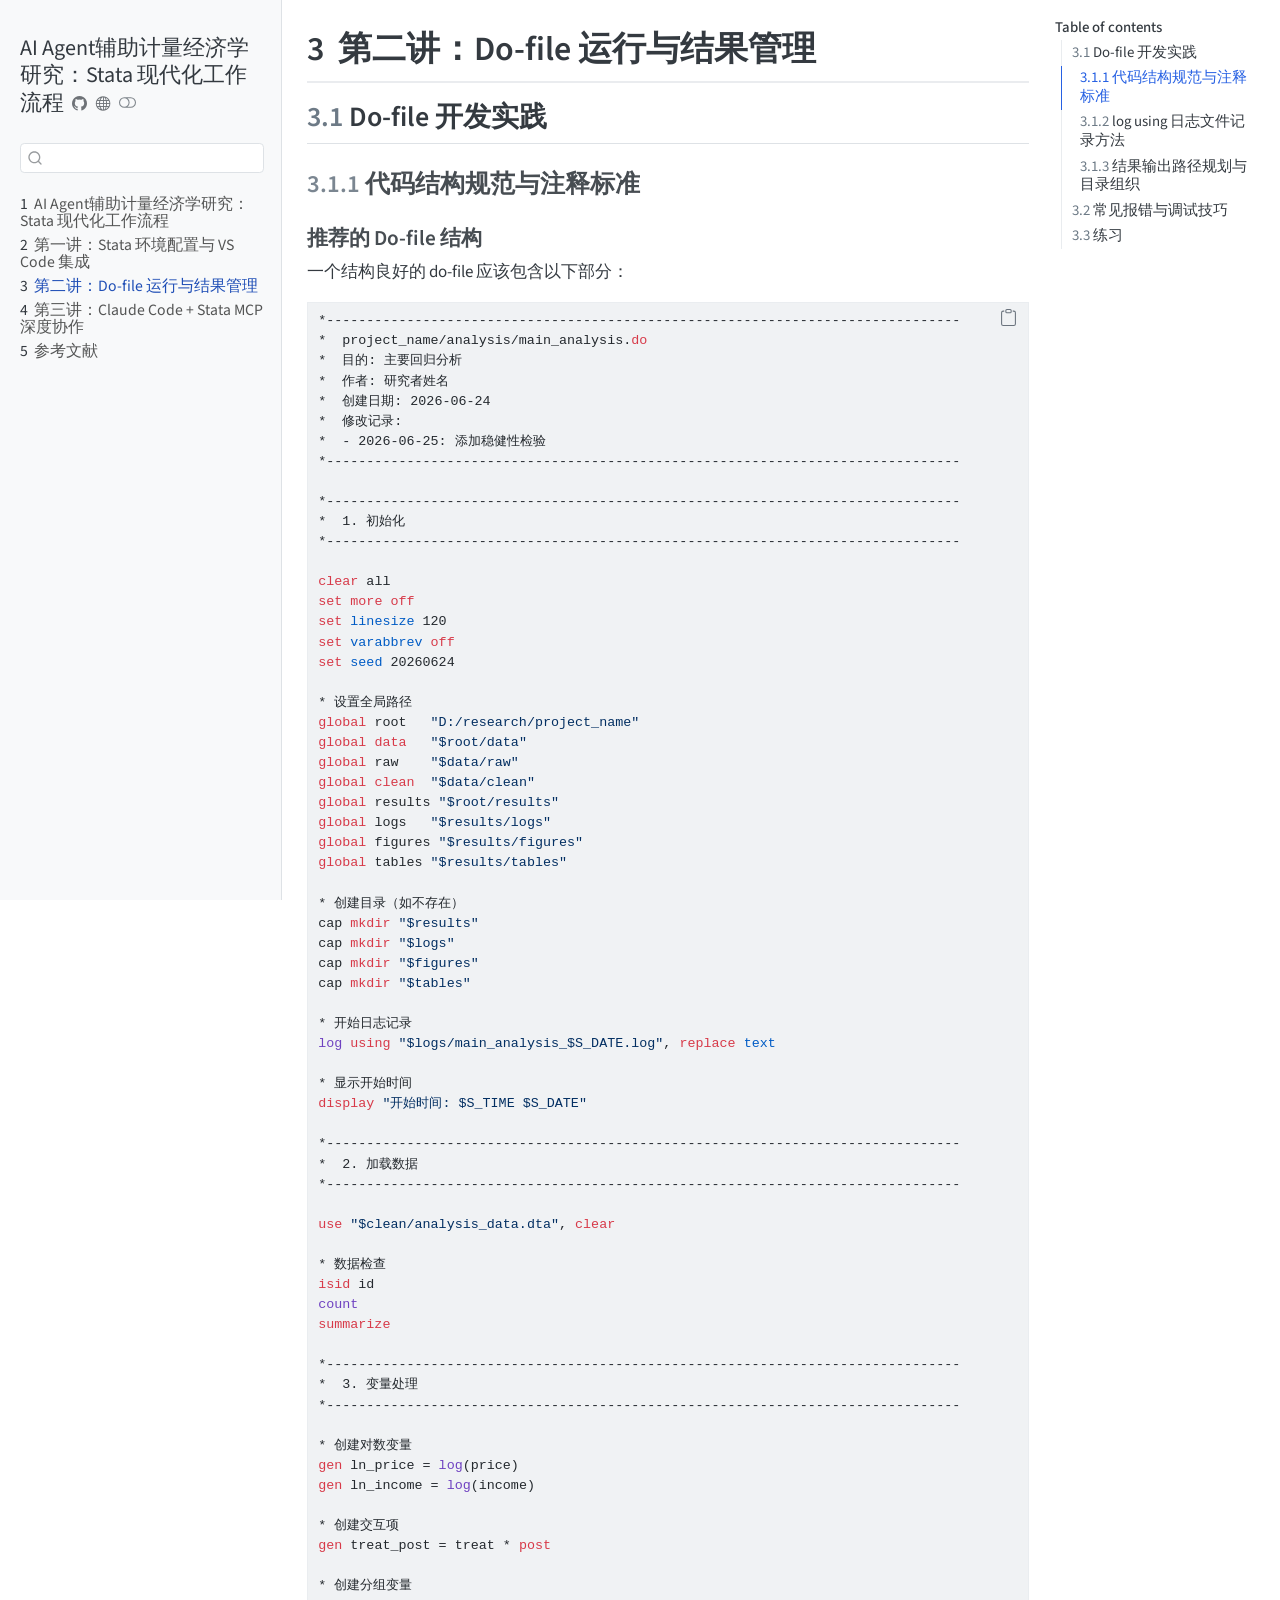
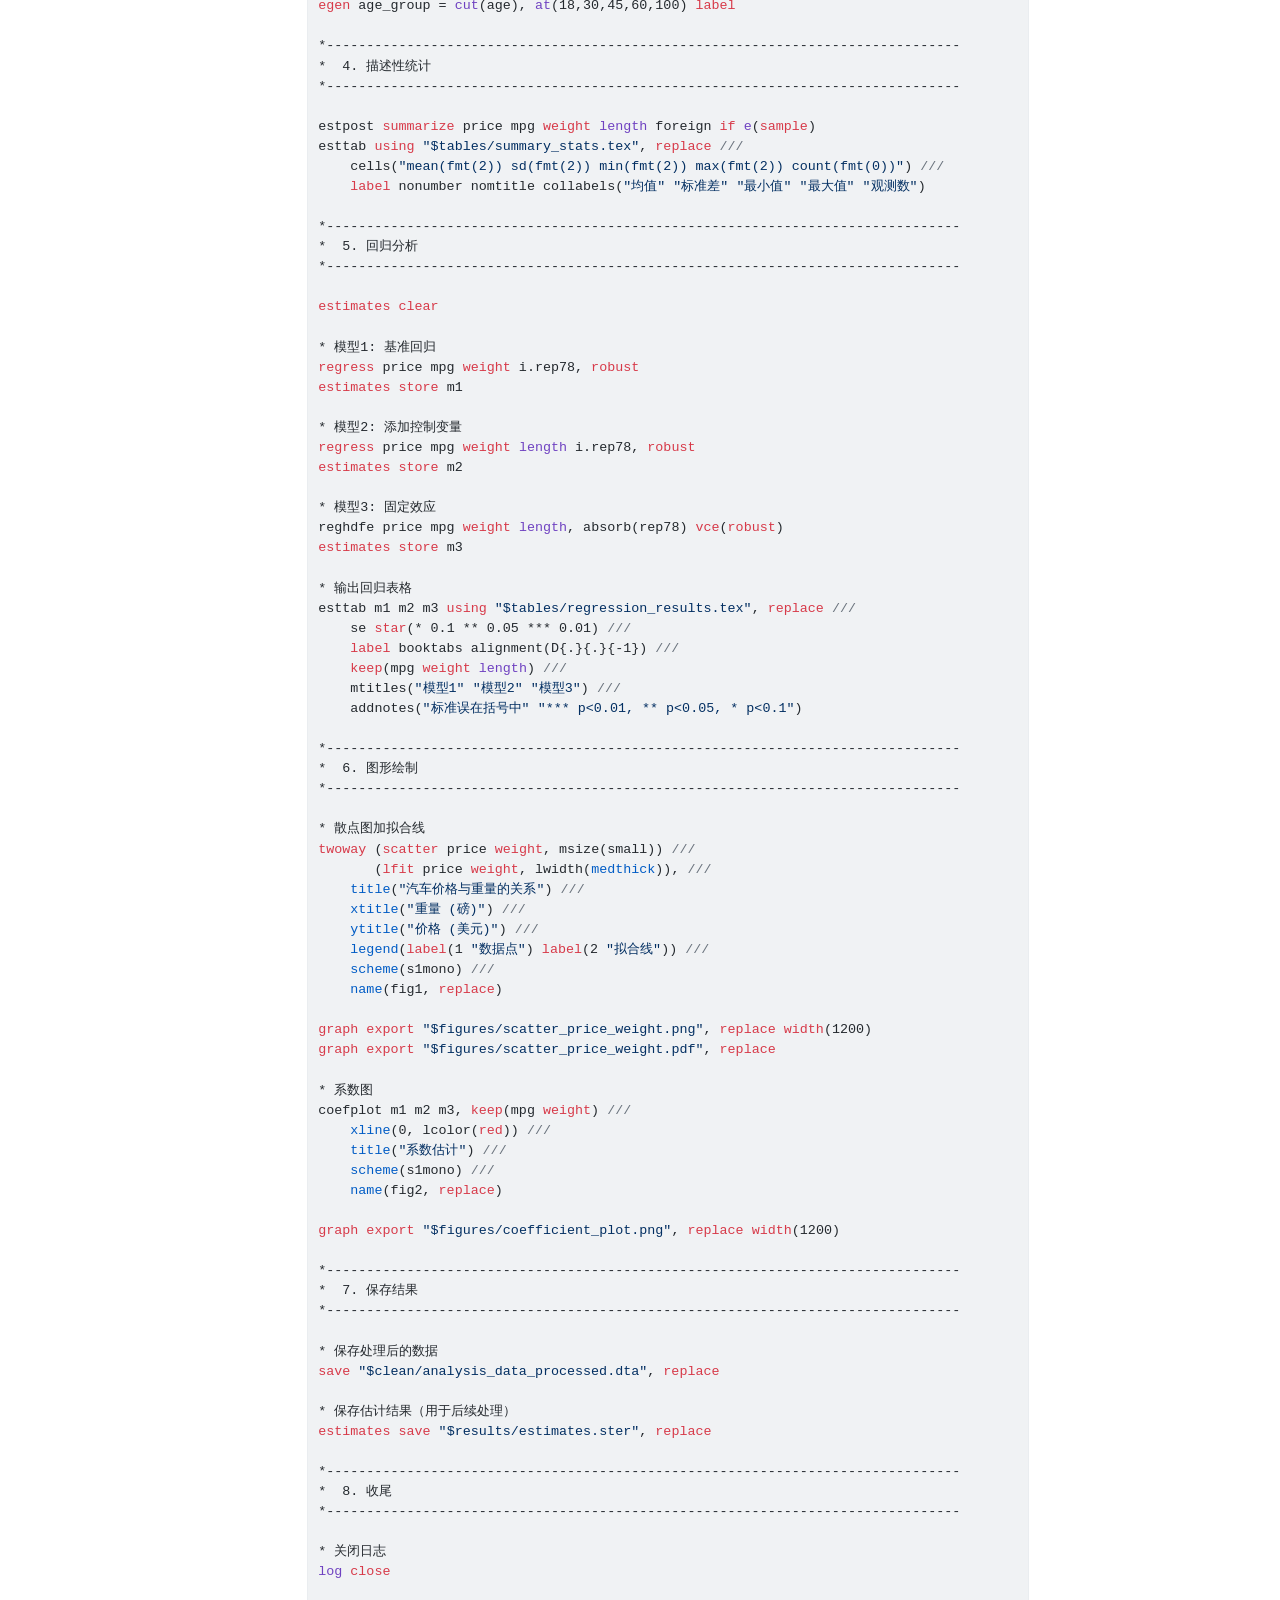
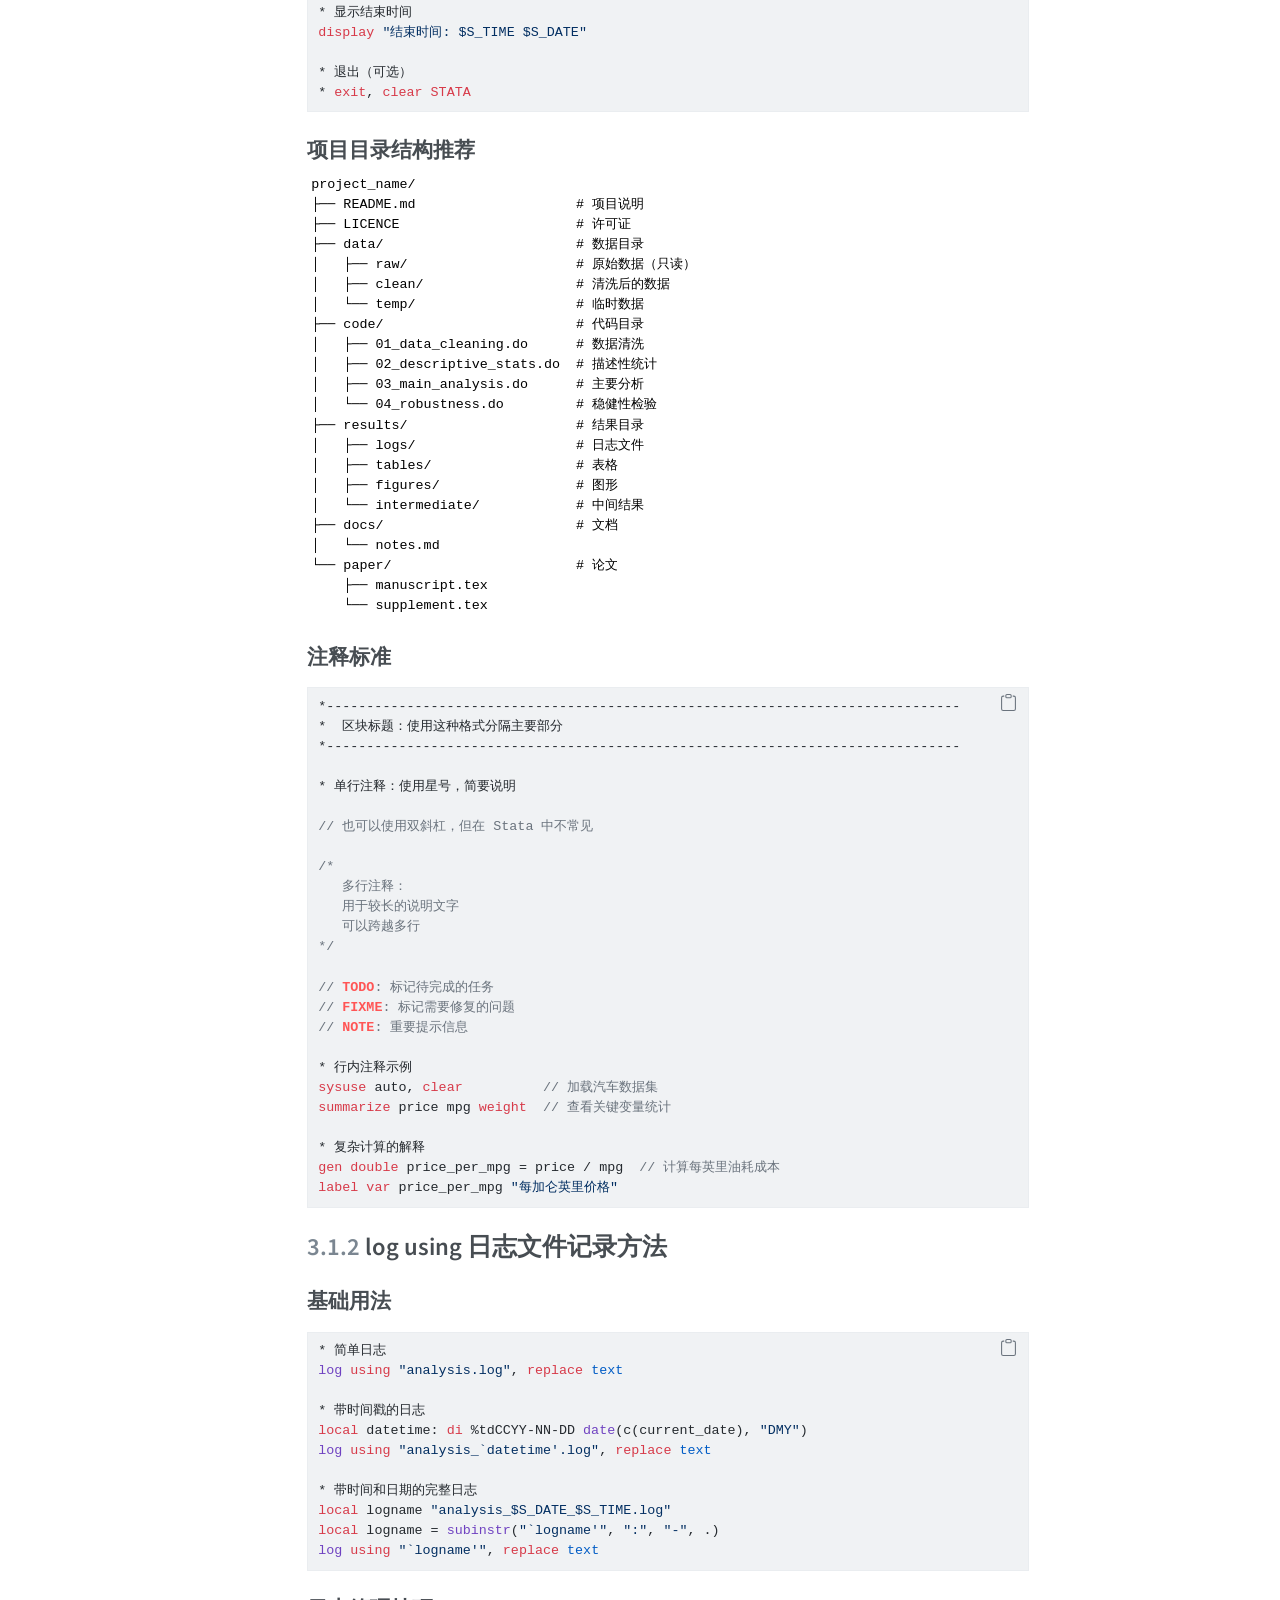
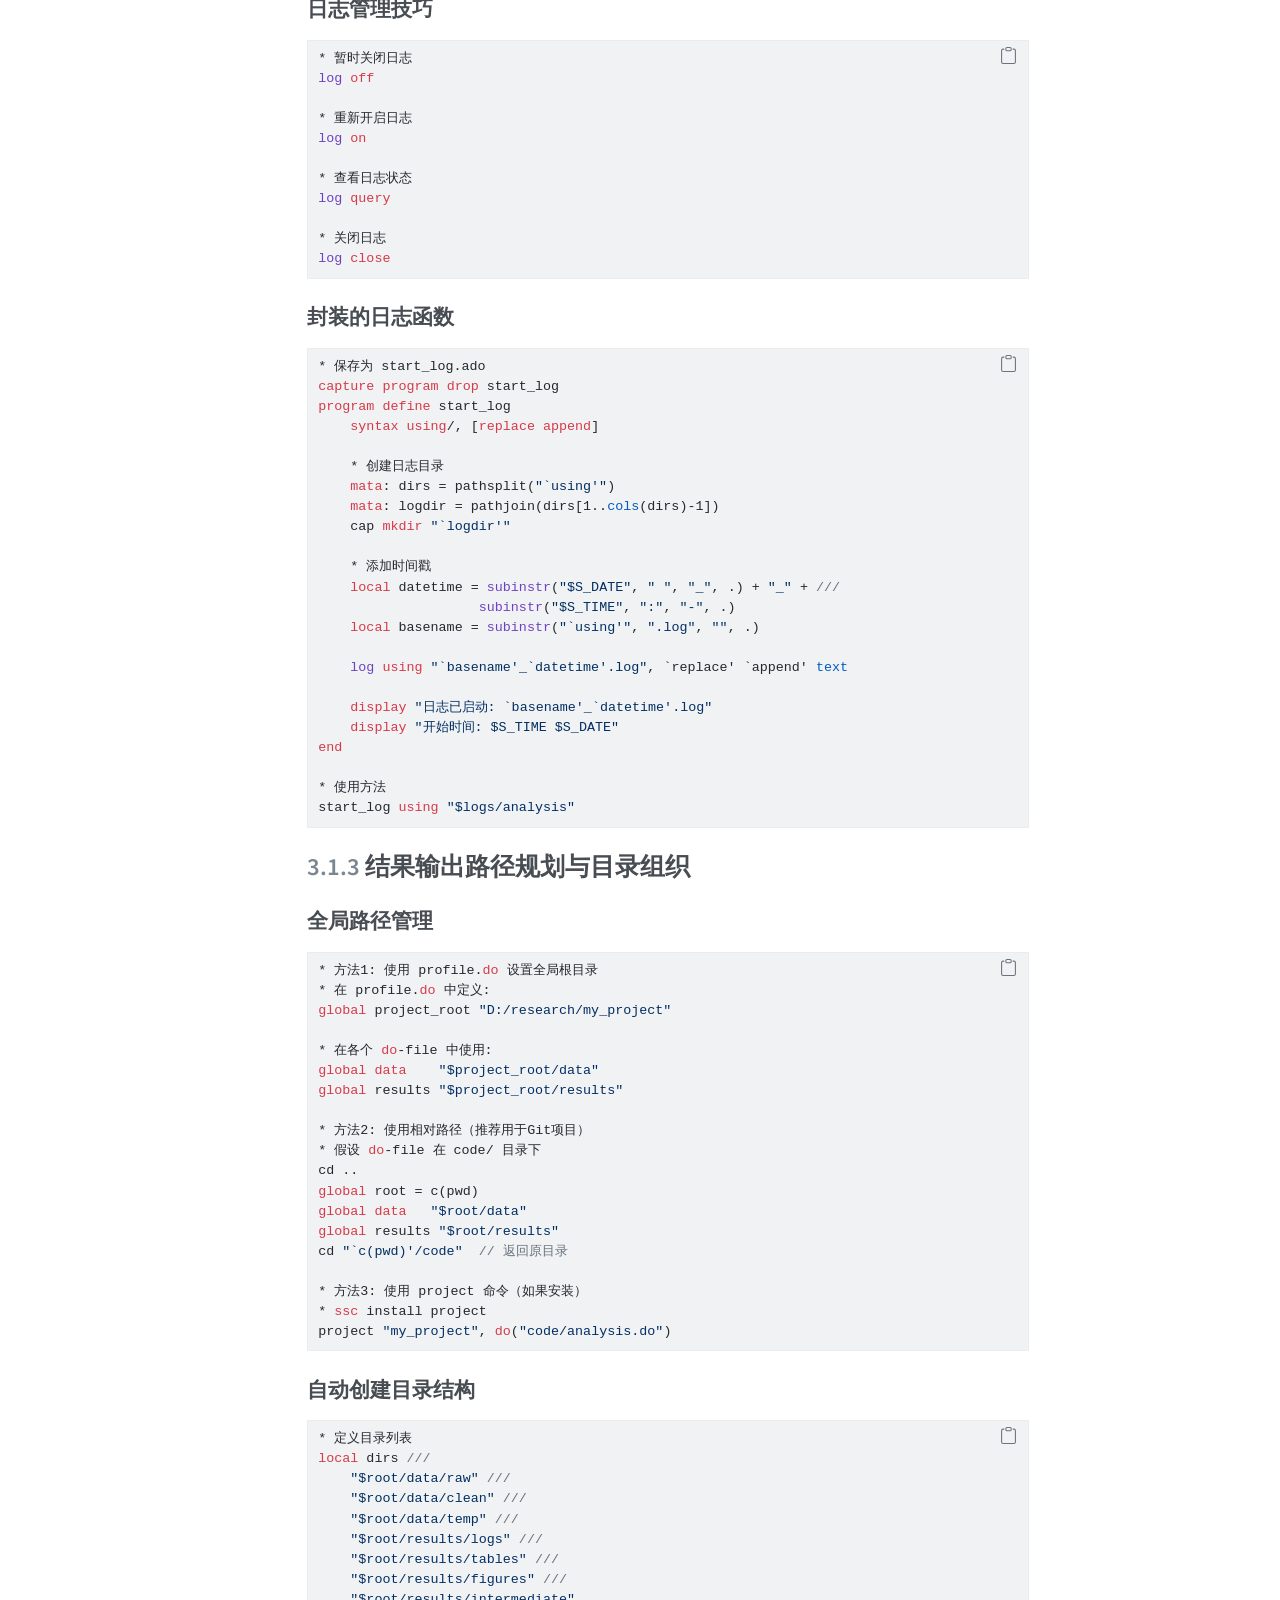
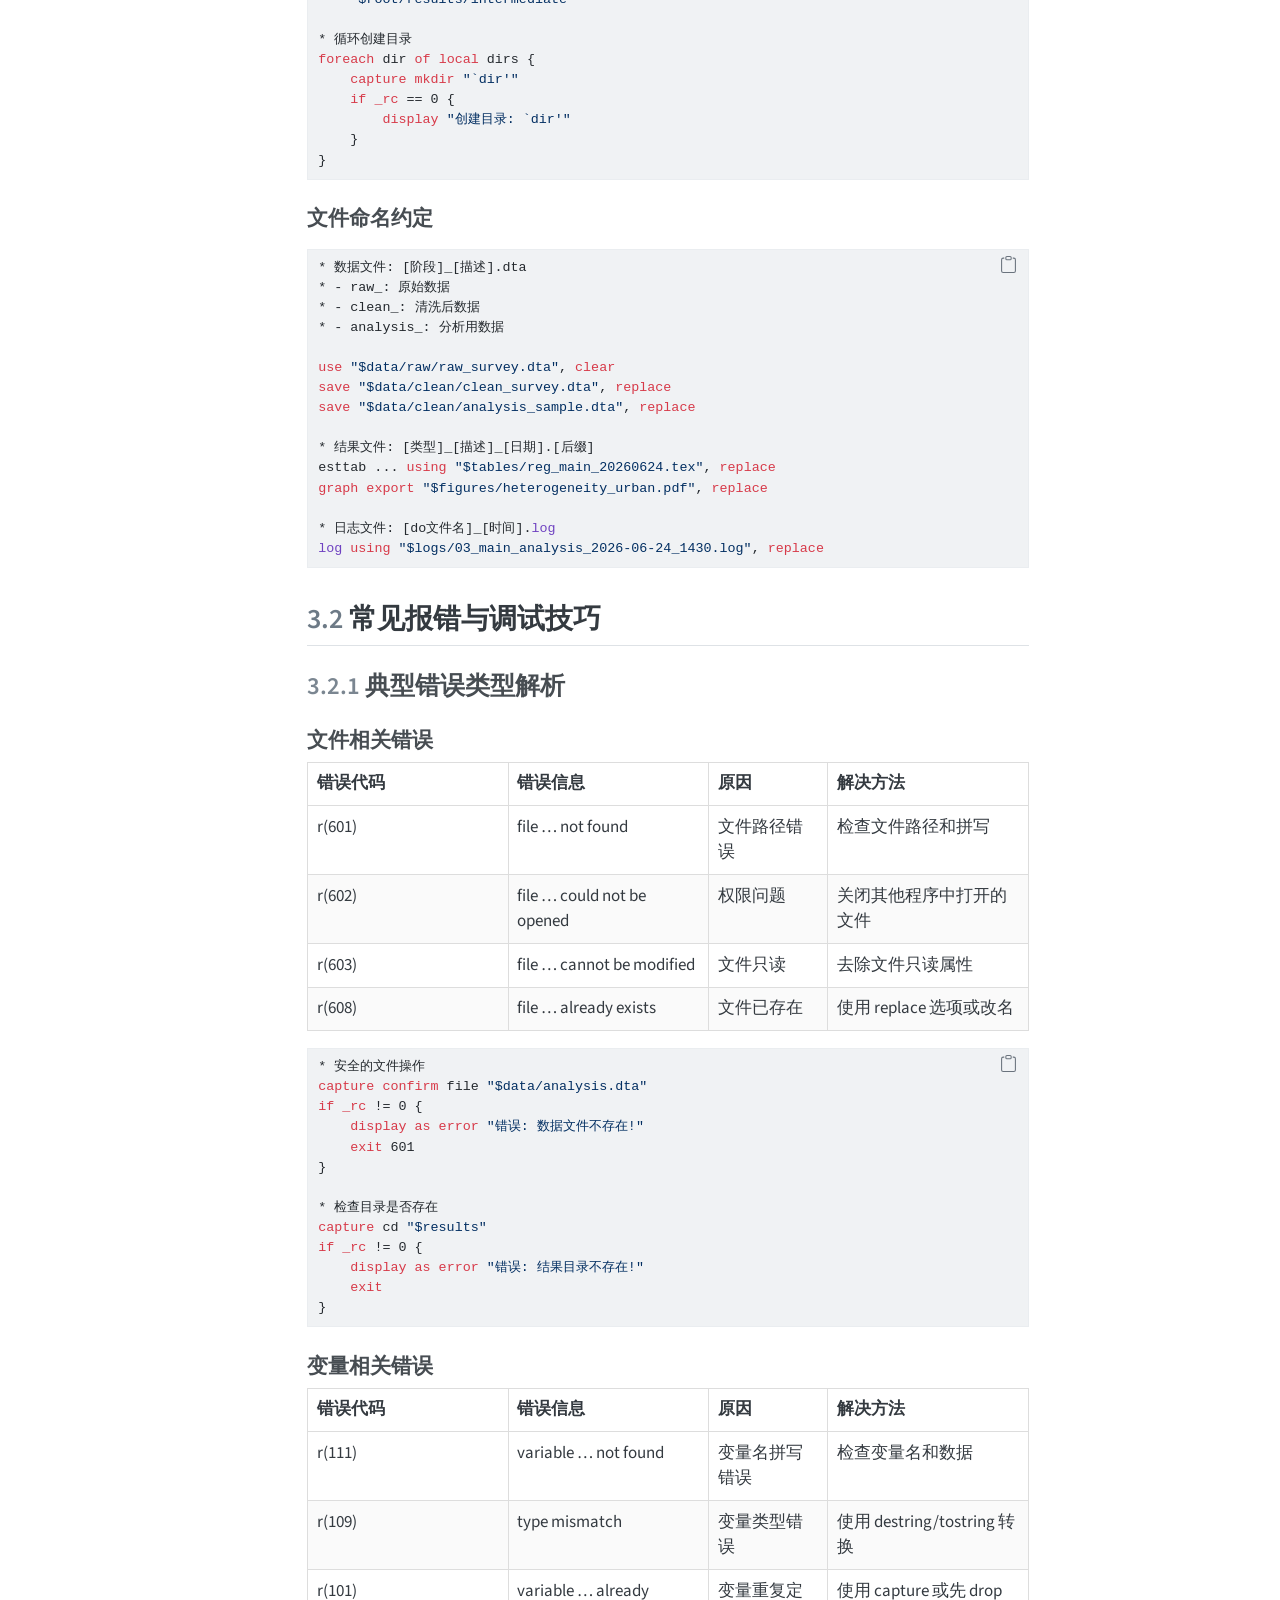
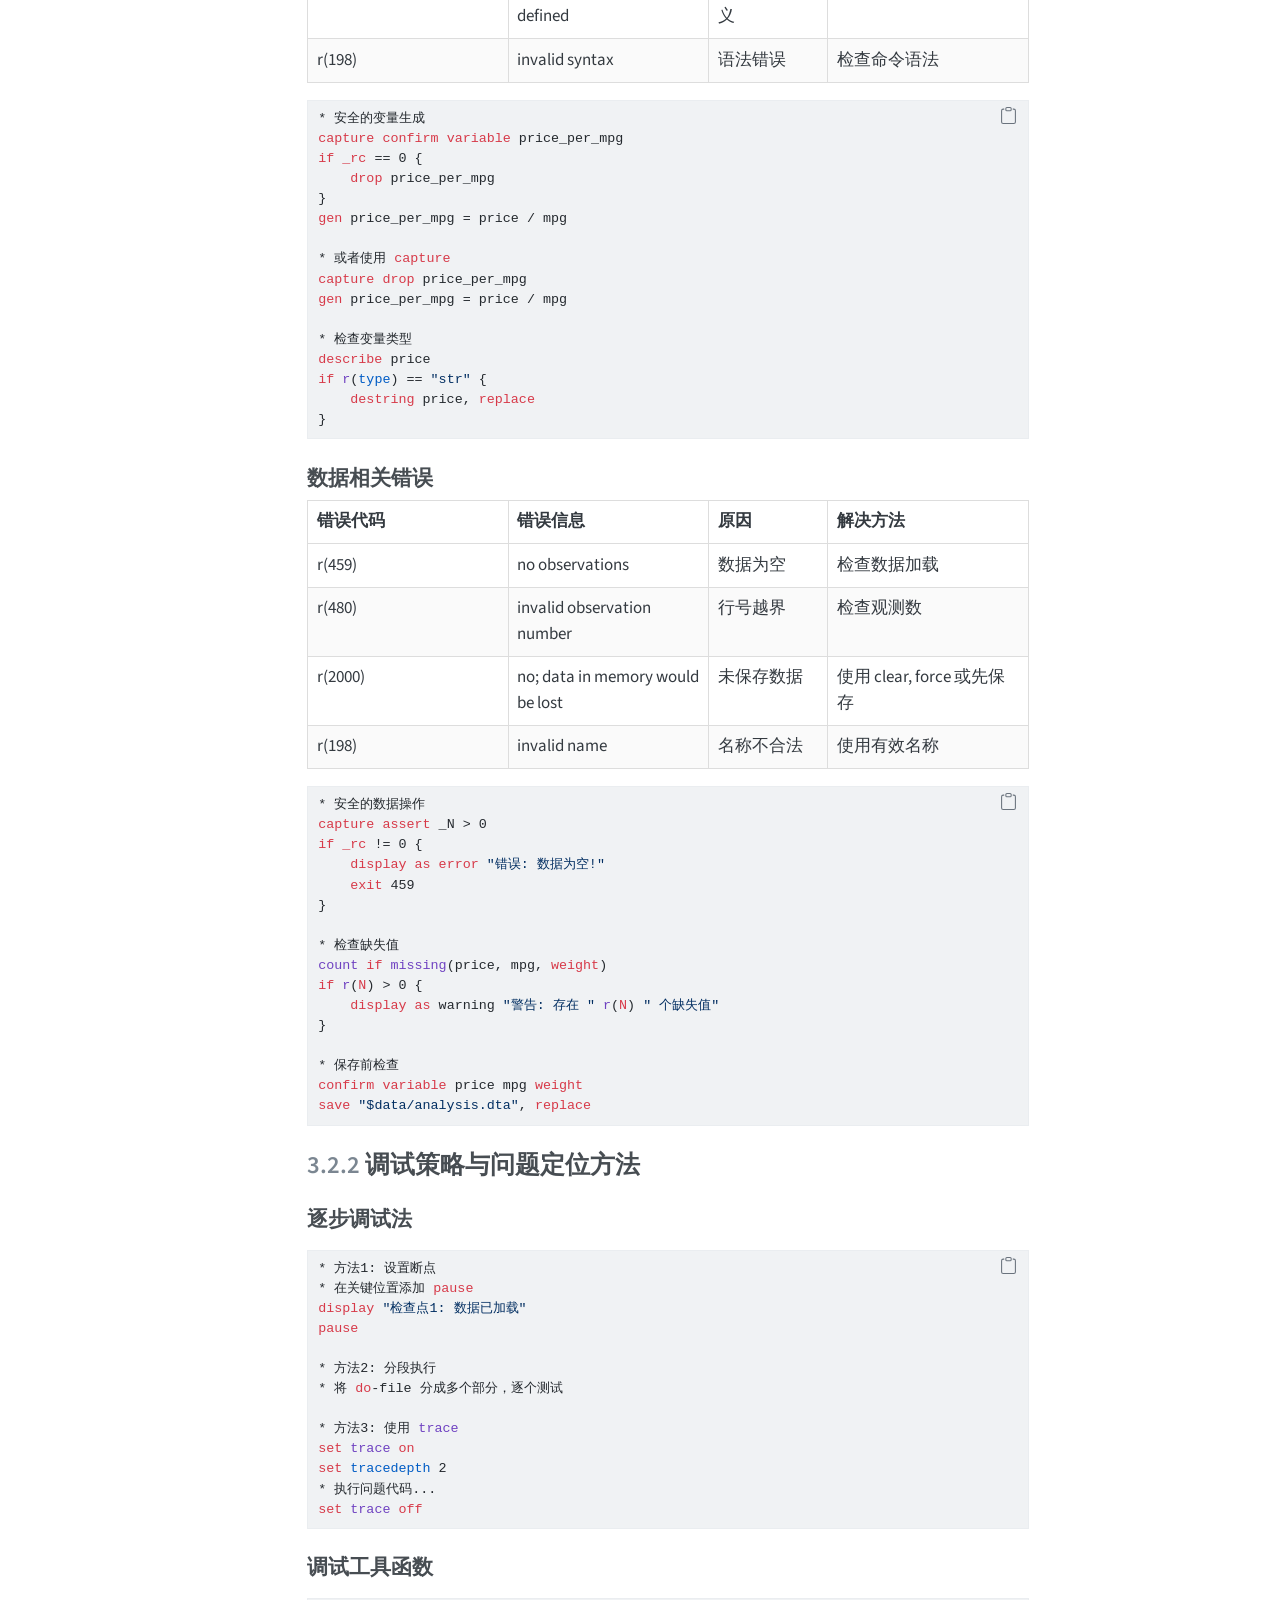
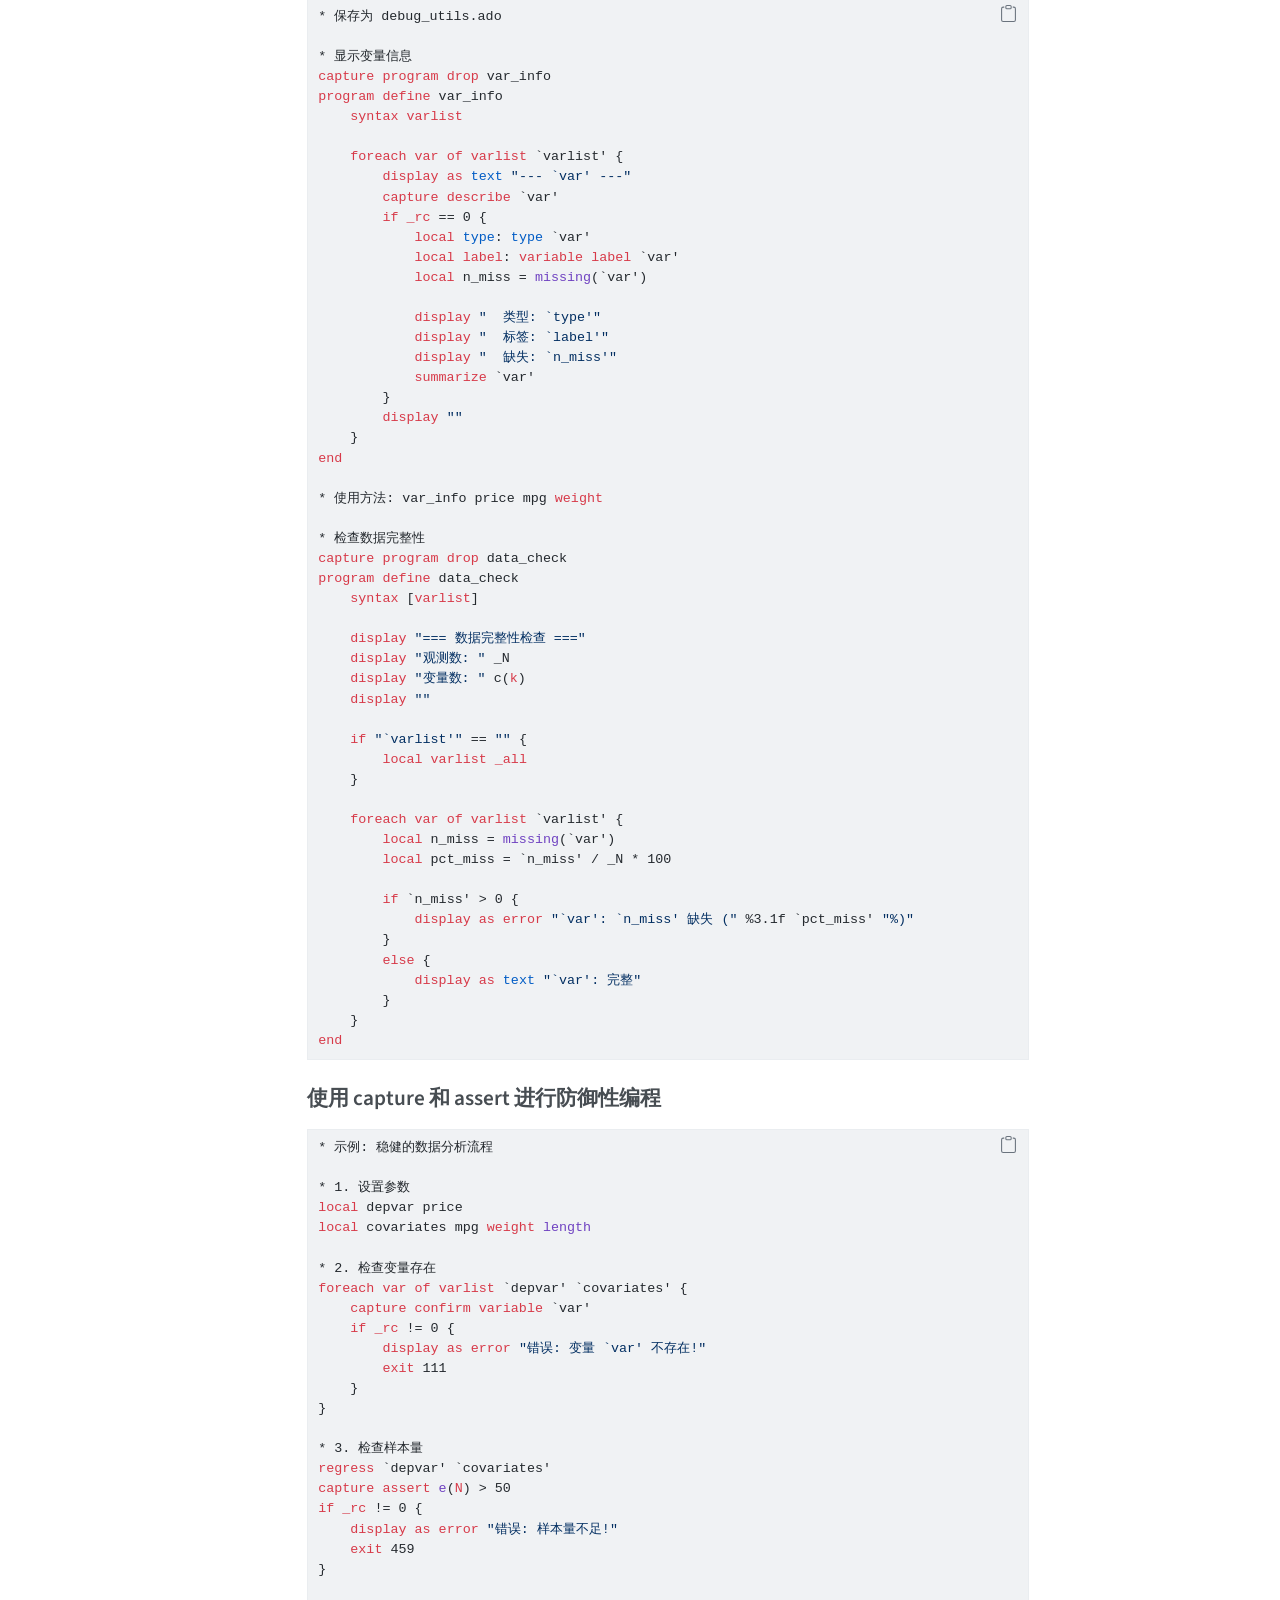
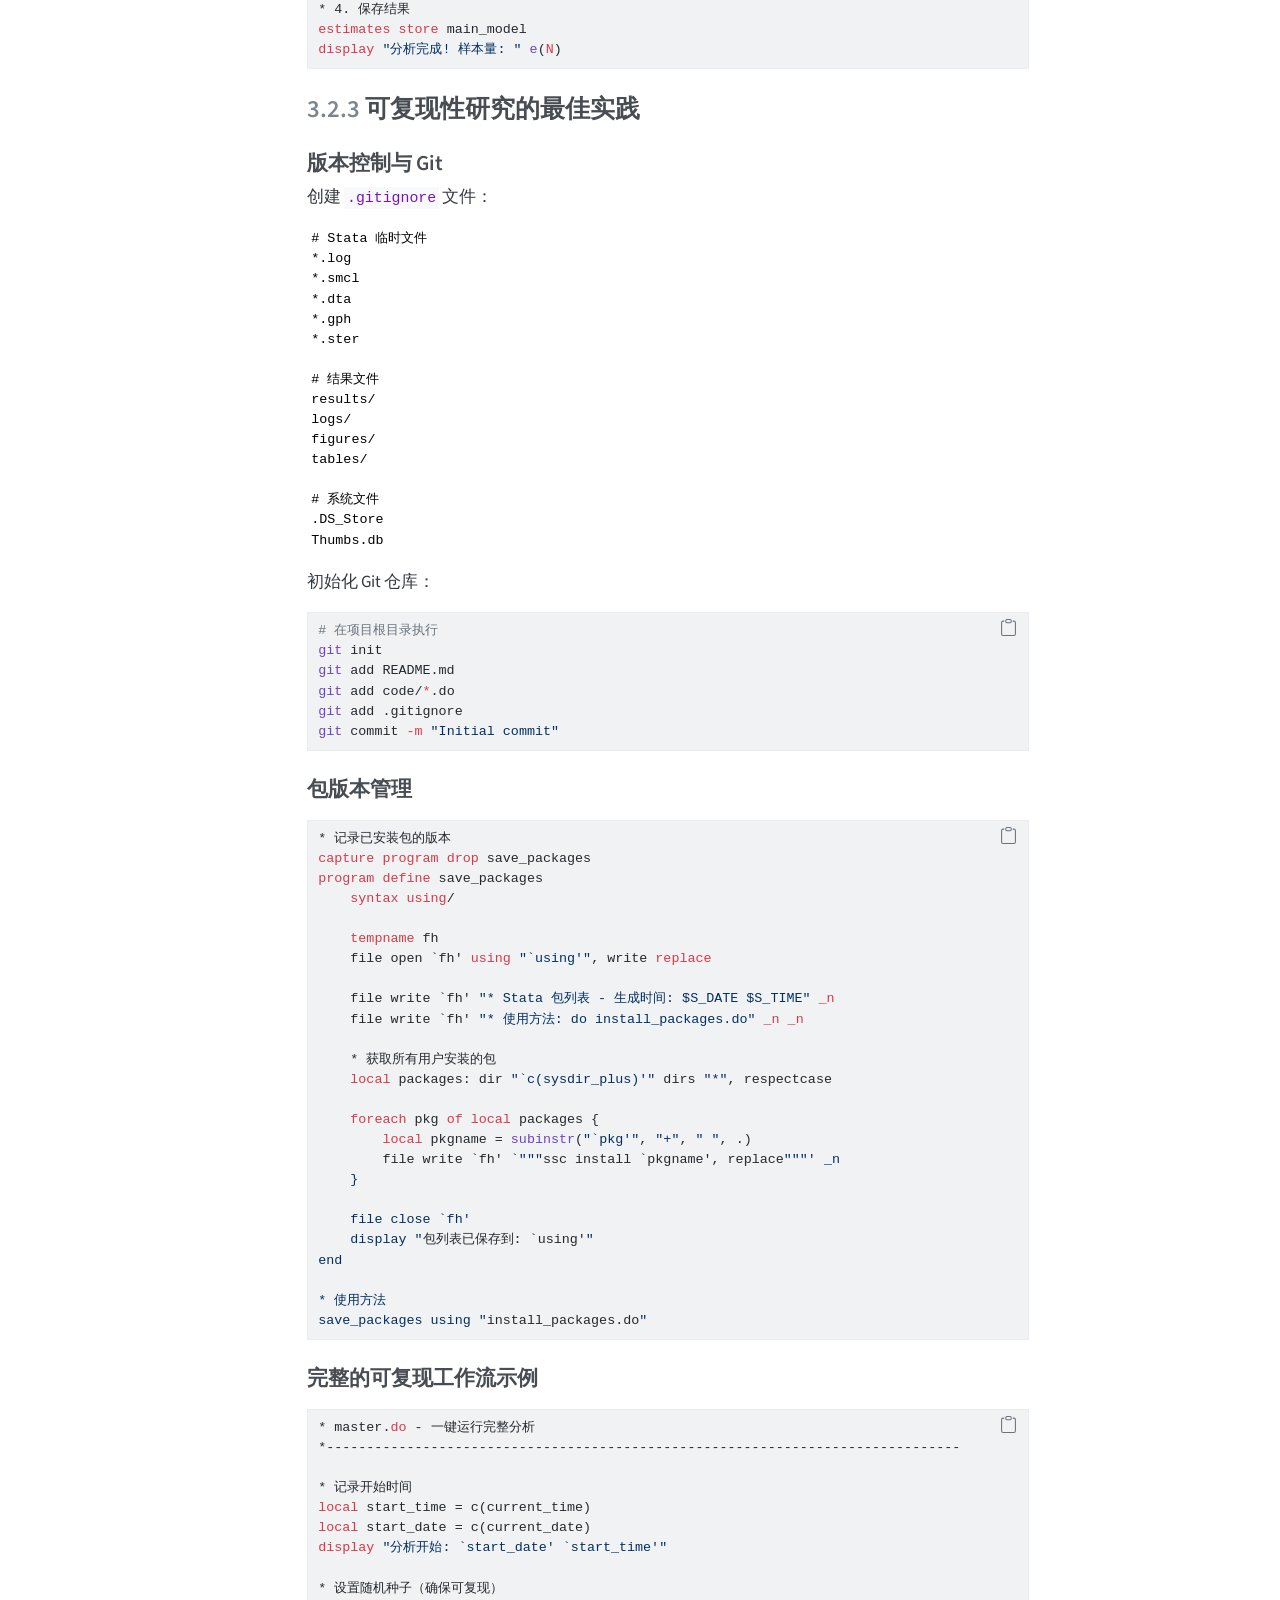
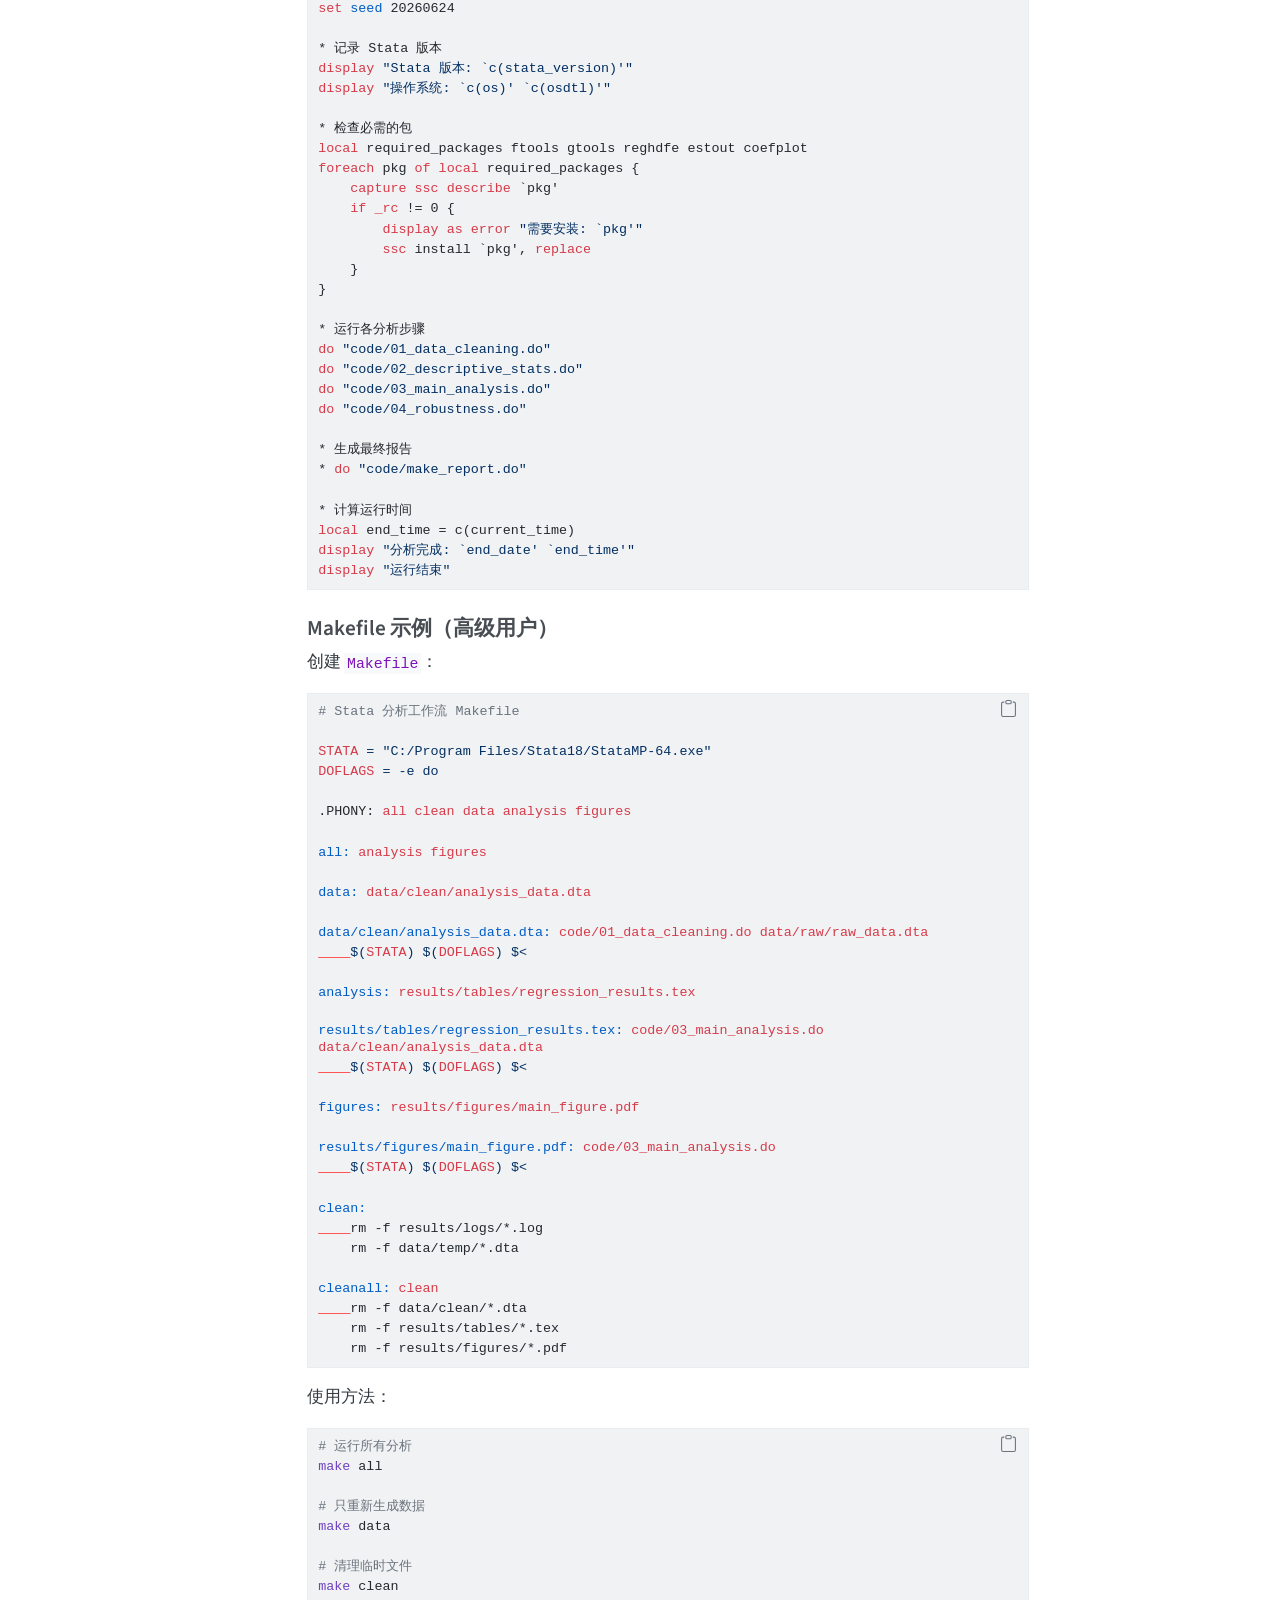
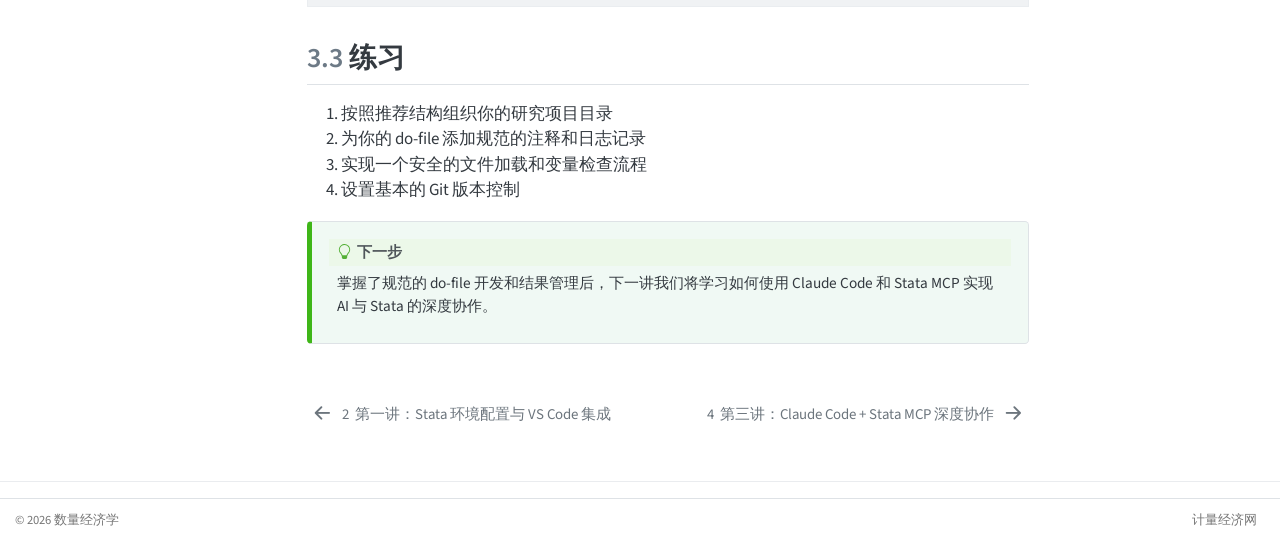
<file: docs/02-dofile-management.html>
<!DOCTYPE html>
<html xmlns="http://www.w3.org/1999/xhtml" lang="en" xml:lang="en"><head>

<meta charset="utf-8">
<meta name="generator" content="quarto-1.7.32">

<meta name="viewport" content="width=device-width, initial-scale=1.0, user-scalable=yes">

<meta name="description" content="在人工智能时代，经济学研究者需要一套完整的工具链来应对日益复杂的研究任务。">

<title>3&nbsp; 第二讲：Do-file 运行与结果管理 – AI Agent辅助计量经济学研究：Stata 现代化工作流程</title>
<style>
code{white-space: pre-wrap;}
span.smallcaps{font-variant: small-caps;}
div.columns{display: flex; gap: min(4vw, 1.5em);}
div.column{flex: auto; overflow-x: auto;}
div.hanging-indent{margin-left: 1.5em; text-indent: -1.5em;}
ul.task-list{list-style: none;}
ul.task-list li input[type="checkbox"] {
  width: 0.8em;
  margin: 0 0.8em 0.2em -1em; /* quarto-specific, see https://github.com/quarto-dev/quarto-cli/issues/4556 */ 
  vertical-align: middle;
}
/* CSS for syntax highlighting */
html { -webkit-text-size-adjust: 100%; }
pre > code.sourceCode { white-space: pre; position: relative; }
pre > code.sourceCode > span { display: inline-block; line-height: 1.25; }
pre > code.sourceCode > span:empty { height: 1.2em; }
.sourceCode { overflow: visible; }
code.sourceCode > span { color: inherit; text-decoration: inherit; }
div.sourceCode { margin: 1em 0; }
pre.sourceCode { margin: 0; }
@media screen {
div.sourceCode { overflow: auto; }
}
@media print {
pre > code.sourceCode { white-space: pre-wrap; }
pre > code.sourceCode > span { text-indent: -5em; padding-left: 5em; }
}
pre.numberSource code
  { counter-reset: source-line 0; }
pre.numberSource code > span
  { position: relative; left: -4em; counter-increment: source-line; }
pre.numberSource code > span > a:first-child::before
  { content: counter(source-line);
    position: relative; left: -1em; text-align: right; vertical-align: baseline;
    border: none; display: inline-block;
    -webkit-touch-callout: none; -webkit-user-select: none;
    -khtml-user-select: none; -moz-user-select: none;
    -ms-user-select: none; user-select: none;
    padding: 0 4px; width: 4em;
  }
pre.numberSource { margin-left: 3em;  padding-left: 4px; }
div.sourceCode
  {   }
@media screen {
pre > code.sourceCode > span > a:first-child::before { text-decoration: underline; }
}
</style>


<script src="site_libs/quarto-nav/quarto-nav.js"></script>
<script src="site_libs/quarto-nav/headroom.min.js"></script>
<script src="site_libs/clipboard/clipboard.min.js"></script>
<script src="site_libs/quarto-search/autocomplete.umd.js"></script>
<script src="site_libs/quarto-search/fuse.min.js"></script>
<script src="site_libs/quarto-search/quarto-search.js"></script>
<meta name="quarto:offset" content="./">
<link href="./03-claude-stata-mcp.html" rel="next">
<link href="./01-stata-vscode.html" rel="prev">
<script src="site_libs/quarto-html/quarto.js" type="module"></script>
<script src="site_libs/quarto-html/tabsets/tabsets.js" type="module"></script>
<script src="site_libs/quarto-html/popper.min.js"></script>
<script src="site_libs/quarto-html/tippy.umd.min.js"></script>
<script src="site_libs/quarto-html/anchor.min.js"></script>
<link href="site_libs/quarto-html/tippy.css" rel="stylesheet">
<link href="site_libs/quarto-html/quarto-syntax-highlighting-234273d1456647dabc34a594ac50e507.css" rel="stylesheet" class="quarto-color-scheme" id="quarto-text-highlighting-styles">
<link href="site_libs/quarto-html/quarto-syntax-highlighting-dark-0348920b7671f696dc9078d39bff215e.css" rel="stylesheet" class="quarto-color-scheme quarto-color-alternate" id="quarto-text-highlighting-styles">
<link href="site_libs/quarto-html/quarto-syntax-highlighting-234273d1456647dabc34a594ac50e507.css" rel="stylesheet" class="quarto-color-scheme-extra" id="quarto-text-highlighting-styles">
<script src="site_libs/bootstrap/bootstrap.min.js"></script>
<link href="site_libs/bootstrap/bootstrap-icons.css" rel="stylesheet">
<link href="site_libs/bootstrap/bootstrap-103639876cd5f3e2b8a392fcf2f9a2f3.min.css" rel="stylesheet" append-hash="true" class="quarto-color-scheme" id="quarto-bootstrap" data-mode="light">
<link href="site_libs/bootstrap/bootstrap-dark-ad9cca29aab4925a61aee51ff66bf9c9.min.css" rel="stylesheet" append-hash="true" class="quarto-color-scheme quarto-color-alternate" id="quarto-bootstrap" data-mode="dark">
<link href="site_libs/bootstrap/bootstrap-103639876cd5f3e2b8a392fcf2f9a2f3.min.css" rel="stylesheet" append-hash="true" class="quarto-color-scheme-extra" id="quarto-bootstrap" data-mode="light">
<script id="quarto-search-options" type="application/json">{
  "location": "sidebar",
  "copy-button": false,
  "collapse-after": 3,
  "panel-placement": "start",
  "type": "textbox",
  "limit": 50,
  "keyboard-shortcut": [
    "f",
    "/",
    "s"
  ],
  "show-item-context": false,
  "language": {
    "search-no-results-text": "No results",
    "search-matching-documents-text": "matching documents",
    "search-copy-link-title": "Copy link to search",
    "search-hide-matches-text": "Hide additional matches",
    "search-more-match-text": "more match in this document",
    "search-more-matches-text": "more matches in this document",
    "search-clear-button-title": "Clear",
    "search-text-placeholder": "",
    "search-detached-cancel-button-title": "Cancel",
    "search-submit-button-title": "Submit",
    "search-label": "Search"
  }
}</script>
<style>html{ scroll-behavior: smooth; }</style>


<link rel="stylesheet" href="styles.css">
</head>

<body class="nav-sidebar docked quarto-light"><script id="quarto-html-before-body" type="application/javascript">
    const toggleBodyColorMode = (bsSheetEl) => {
      const mode = bsSheetEl.getAttribute("data-mode");
      const bodyEl = window.document.querySelector("body");
      if (mode === "dark") {
        bodyEl.classList.add("quarto-dark");
        bodyEl.classList.remove("quarto-light");
      } else {
        bodyEl.classList.add("quarto-light");
        bodyEl.classList.remove("quarto-dark");
      }
    }
    const toggleBodyColorPrimary = () => {
      const bsSheetEl = window.document.querySelector("link#quarto-bootstrap:not([rel=disabled-stylesheet])");
      if (bsSheetEl) {
        toggleBodyColorMode(bsSheetEl);
      }
    }
    const setColorSchemeToggle = (alternate) => {
      const toggles = window.document.querySelectorAll('.quarto-color-scheme-toggle');
      for (let i=0; i < toggles.length; i++) {
        const toggle = toggles[i];
        if (toggle) {
          if (alternate) {
            toggle.classList.add("alternate");
          } else {
            toggle.classList.remove("alternate");
          }
        }
      }
    };
    const toggleColorMode = (alternate) => {
      // Switch the stylesheets
      const primaryStylesheets = window.document.querySelectorAll('link.quarto-color-scheme:not(.quarto-color-alternate)');
      const alternateStylesheets = window.document.querySelectorAll('link.quarto-color-scheme.quarto-color-alternate');
      manageTransitions('#quarto-margin-sidebar .nav-link', false);
      if (alternate) {
        // note: dark is layered on light, we don't disable primary!
        enableStylesheet(alternateStylesheets);
        for (const sheetNode of alternateStylesheets) {
          if (sheetNode.id === "quarto-bootstrap") {
            toggleBodyColorMode(sheetNode);
          }
        }
      } else {
        disableStylesheet(alternateStylesheets);
        enableStylesheet(primaryStylesheets)
        toggleBodyColorPrimary();
      }
      manageTransitions('#quarto-margin-sidebar .nav-link', true);
      // Switch the toggles
      setColorSchemeToggle(alternate)
      // Hack to workaround the fact that safari doesn't
      // properly recolor the scrollbar when toggling (#1455)
      if (navigator.userAgent.indexOf('Safari') > 0 && navigator.userAgent.indexOf('Chrome') == -1) {
        manageTransitions("body", false);
        window.scrollTo(0, 1);
        setTimeout(() => {
          window.scrollTo(0, 0);
          manageTransitions("body", true);
        }, 40);
      }
    }
    const disableStylesheet = (stylesheets) => {
      for (let i=0; i < stylesheets.length; i++) {
        const stylesheet = stylesheets[i];
        stylesheet.rel = 'disabled-stylesheet';
      }
    }
    const enableStylesheet = (stylesheets) => {
      for (let i=0; i < stylesheets.length; i++) {
        const stylesheet = stylesheets[i];
        if(stylesheet.rel !== 'stylesheet') { // for Chrome, which will still FOUC without this check
          stylesheet.rel = 'stylesheet';
        }
      }
    }
    const manageTransitions = (selector, allowTransitions) => {
      const els = window.document.querySelectorAll(selector);
      for (let i=0; i < els.length; i++) {
        const el = els[i];
        if (allowTransitions) {
          el.classList.remove('notransition');
        } else {
          el.classList.add('notransition');
        }
      }
    }
    const isFileUrl = () => {
      return window.location.protocol === 'file:';
    }
    const hasAlternateSentinel = () => {
      let styleSentinel = getColorSchemeSentinel();
      if (styleSentinel !== null) {
        return styleSentinel === "alternate";
      } else {
        return false;
      }
    }
    const setStyleSentinel = (alternate) => {
      const value = alternate ? "alternate" : "default";
      if (!isFileUrl()) {
        window.localStorage.setItem("quarto-color-scheme", value);
      } else {
        localAlternateSentinel = value;
      }
    }
    const getColorSchemeSentinel = () => {
      if (!isFileUrl()) {
        const storageValue = window.localStorage.getItem("quarto-color-scheme");
        return storageValue != null ? storageValue : localAlternateSentinel;
      } else {
        return localAlternateSentinel;
      }
    }
    const toggleGiscusIfUsed = (isAlternate, darkModeDefault) => {
      const baseTheme = document.querySelector('#giscus-base-theme')?.value ?? 'light';
      const alternateTheme = document.querySelector('#giscus-alt-theme')?.value ?? 'dark';
      let newTheme = '';
      if(authorPrefersDark) {
        newTheme = isAlternate ? baseTheme : alternateTheme;
      } else {
        newTheme = isAlternate ? alternateTheme : baseTheme;
      }
      const changeGiscusTheme = () => {
        // From: https://github.com/giscus/giscus/issues/336
        const sendMessage = (message) => {
          const iframe = document.querySelector('iframe.giscus-frame');
          if (!iframe) return;
          iframe.contentWindow.postMessage({ giscus: message }, 'https://giscus.app');
        }
        sendMessage({
          setConfig: {
            theme: newTheme
          }
        });
      }
      const isGiscussLoaded = window.document.querySelector('iframe.giscus-frame') !== null;
      if (isGiscussLoaded) {
        changeGiscusTheme();
      }
    };
    const authorPrefersDark = false;
    const darkModeDefault = authorPrefersDark;
      document.querySelector('link#quarto-text-highlighting-styles.quarto-color-scheme-extra').rel = 'disabled-stylesheet';
      document.querySelector('link#quarto-bootstrap.quarto-color-scheme-extra').rel = 'disabled-stylesheet';
    let localAlternateSentinel = darkModeDefault ? 'alternate' : 'default';
    // Dark / light mode switch
    window.quartoToggleColorScheme = () => {
      // Read the current dark / light value
      let toAlternate = !hasAlternateSentinel();
      toggleColorMode(toAlternate);
      setStyleSentinel(toAlternate);
      toggleGiscusIfUsed(toAlternate, darkModeDefault);
      window.dispatchEvent(new Event('resize'));
    };
    // Switch to dark mode if need be
    if (hasAlternateSentinel()) {
      toggleColorMode(true);
    } else {
      toggleColorMode(false);
    }
  </script>

<div id="quarto-search-results"></div>
  <header id="quarto-header" class="headroom fixed-top">
  <nav class="quarto-secondary-nav">
    <div class="container-fluid d-flex">
      <button type="button" class="quarto-btn-toggle btn" data-bs-toggle="collapse" role="button" data-bs-target=".quarto-sidebar-collapse-item" aria-controls="quarto-sidebar" aria-expanded="false" aria-label="Toggle sidebar navigation" onclick="if (window.quartoToggleHeadroom) { window.quartoToggleHeadroom(); }">
        <i class="bi bi-layout-text-sidebar-reverse"></i>
      </button>
        <nav class="quarto-page-breadcrumbs" aria-label="breadcrumb"><ol class="breadcrumb"><li class="breadcrumb-item"><a href="./02-dofile-management.html"><span class="chapter-number">3</span>&nbsp; <span class="chapter-title">第二讲：Do-file 运行与结果管理</span></a></li></ol></nav>
        <a class="flex-grow-1" role="navigation" data-bs-toggle="collapse" data-bs-target=".quarto-sidebar-collapse-item" aria-controls="quarto-sidebar" aria-expanded="false" aria-label="Toggle sidebar navigation" onclick="if (window.quartoToggleHeadroom) { window.quartoToggleHeadroom(); }">      
        </a>
      <button type="button" class="btn quarto-search-button" aria-label="Search" onclick="window.quartoOpenSearch();">
        <i class="bi bi-search"></i>
      </button>
    </div>
  </nav>
</header>
<!-- content -->
<div id="quarto-content" class="quarto-container page-columns page-rows-contents page-layout-article">
<!-- sidebar -->
  <nav id="quarto-sidebar" class="sidebar collapse collapse-horizontal quarto-sidebar-collapse-item sidebar-navigation docked overflow-auto">
    <div class="pt-lg-2 mt-2 text-left sidebar-header">
    <div class="sidebar-title mb-0 py-0">
      <a href="./">AI Agent辅助计量经济学研究：Stata 现代化工作流程</a> 
        <div class="sidebar-tools-main tools-wide">
    <a href="https://github.com/" title="GitHub" class="quarto-navigation-tool px-1" aria-label="GitHub"><i class="bi bi-github"></i></a>
    <a href="https://www.aistata.cn" title="计量经济网" class="quarto-navigation-tool px-1" aria-label="计量经济网"><i class="bi bi-globe"></i></a>
  <a href="" class="quarto-color-scheme-toggle quarto-navigation-tool  px-1" onclick="window.quartoToggleColorScheme(); return false;" title="Toggle dark mode"><i class="bi"></i></a>
</div>
    </div>
      </div>
        <div class="mt-2 flex-shrink-0 align-items-center">
        <div class="sidebar-search">
        <div id="quarto-search" class="" title="Search"></div>
        </div>
        </div>
    <div class="sidebar-menu-container"> 
    <ul class="list-unstyled mt-1">
        <li class="sidebar-item">
  <div class="sidebar-item-container"> 
  <a href="./index.html" class="sidebar-item-text sidebar-link">
 <span class="menu-text"><span class="chapter-number">1</span>&nbsp; <span class="chapter-title">AI Agent辅助计量经济学研究：Stata 现代化工作流程</span></span></a>
  </div>
</li>
        <li class="sidebar-item">
  <div class="sidebar-item-container"> 
  <a href="./01-stata-vscode.html" class="sidebar-item-text sidebar-link">
 <span class="menu-text"><span class="chapter-number">2</span>&nbsp; <span class="chapter-title">第一讲：Stata 环境配置与 VS Code 集成</span></span></a>
  </div>
</li>
        <li class="sidebar-item">
  <div class="sidebar-item-container"> 
  <a href="./02-dofile-management.html" class="sidebar-item-text sidebar-link active">
 <span class="menu-text"><span class="chapter-number">3</span>&nbsp; <span class="chapter-title">第二讲：Do-file 运行与结果管理</span></span></a>
  </div>
</li>
        <li class="sidebar-item">
  <div class="sidebar-item-container"> 
  <a href="./03-claude-stata-mcp.html" class="sidebar-item-text sidebar-link">
 <span class="menu-text"><span class="chapter-number">4</span>&nbsp; <span class="chapter-title">第三讲：Claude Code + Stata MCP 深度协作</span></span></a>
  </div>
</li>
        <li class="sidebar-item">
  <div class="sidebar-item-container"> 
  <a href="./references.html" class="sidebar-item-text sidebar-link">
 <span class="menu-text"><span class="chapter-number">5</span>&nbsp; <span class="chapter-title">参考文献</span></span></a>
  </div>
</li>
    </ul>
    </div>
</nav>
<div id="quarto-sidebar-glass" class="quarto-sidebar-collapse-item" data-bs-toggle="collapse" data-bs-target=".quarto-sidebar-collapse-item"></div>
<!-- margin-sidebar -->
    <div id="quarto-margin-sidebar" class="sidebar margin-sidebar">
        <nav id="TOC" role="doc-toc" class="toc-active">
    <h2 id="toc-title">Table of contents</h2>
   
  <ul>
  <li><a href="#dofile-practice" id="toc-dofile-practice" class="nav-link active" data-scroll-target="#dofile-practice"><span class="header-section-number">3.1</span> Do-file 开发实践</a>
  <ul class="collapse">
  <li><a href="#code-standards" id="toc-code-standards" class="nav-link" data-scroll-target="#code-standards"><span class="header-section-number">3.1.1</span> 代码结构规范与注释标准</a></li>
  <li><a href="#log-using" id="toc-log-using" class="nav-link" data-scroll-target="#log-using"><span class="header-section-number">3.1.2</span> log using 日志文件记录方法</a></li>
  <li><a href="#path-organization" id="toc-path-organization" class="nav-link" data-scroll-target="#path-organization"><span class="header-section-number">3.1.3</span> 结果输出路径规划与目录组织</a></li>
  </ul></li>
  <li><a href="#debugging" id="toc-debugging" class="nav-link" data-scroll-target="#debugging"><span class="header-section-number">3.2</span> 常见报错与调试技巧</a>
  <ul class="collapse">
  <li><a href="#error-types" id="toc-error-types" class="nav-link" data-scroll-target="#error-types"><span class="header-section-number">3.2.1</span> 典型错误类型解析</a></li>
  <li><a href="#debug-strategy" id="toc-debug-strategy" class="nav-link" data-scroll-target="#debug-strategy"><span class="header-section-number">3.2.2</span> 调试策略与问题定位方法</a></li>
  <li><a href="#reproducibility" id="toc-reproducibility" class="nav-link" data-scroll-target="#reproducibility"><span class="header-section-number">3.2.3</span> 可复现性研究的最佳实践</a></li>
  </ul></li>
  <li><a href="#exercise-2" id="toc-exercise-2" class="nav-link" data-scroll-target="#exercise-2"><span class="header-section-number">3.3</span> 练习</a></li>
  </ul>
</nav>
    </div>
<!-- main -->
<main class="content" id="quarto-document-content">


<header id="title-block-header" class="quarto-title-block default">
<div class="quarto-title">
<h1 class="title"><span id="dofile-management" class="quarto-section-identifier"><span class="chapter-number">3</span>&nbsp; <span class="chapter-title">第二讲：Do-file 运行与结果管理</span></span></h1>
</div>



<div class="quarto-title-meta">

    
  
    
  </div>
  


</header>


<section id="dofile-practice" class="level2" data-number="3.1">
<h2 data-number="3.1" class="anchored" data-anchor-id="dofile-practice"><span class="header-section-number">3.1</span> Do-file 开发实践</h2>
<section id="code-standards" class="level3" data-number="3.1.1">
<h3 data-number="3.1.1" class="anchored" data-anchor-id="code-standards"><span class="header-section-number">3.1.1</span> 代码结构规范与注释标准</h3>
<section id="推荐的-do-file-结构" class="level4">
<h4 class="anchored" data-anchor-id="推荐的-do-file-结构">推荐的 Do-file 结构</h4>
<p>一个结构良好的 do-file 应该包含以下部分：</p>
<div class="sourceCode" id="cb1"><pre class="sourceCode stata code-with-copy"><code class="sourceCode stata"><span id="cb1-1"><a href="#cb1-1" aria-hidden="true" tabindex="-1"></a>*-------------------------------------------------------------------------------</span>
<span id="cb1-2"><a href="#cb1-2" aria-hidden="true" tabindex="-1"></a>*  project_name/analysis/main_analysis.<span class="kw">do</span></span>
<span id="cb1-3"><a href="#cb1-3" aria-hidden="true" tabindex="-1"></a>*  目的: 主要回归分析</span>
<span id="cb1-4"><a href="#cb1-4" aria-hidden="true" tabindex="-1"></a>*  作者: 研究者姓名</span>
<span id="cb1-5"><a href="#cb1-5" aria-hidden="true" tabindex="-1"></a>*  创建日期: 2026-06-24</span>
<span id="cb1-6"><a href="#cb1-6" aria-hidden="true" tabindex="-1"></a>*  修改记录:</span>
<span id="cb1-7"><a href="#cb1-7" aria-hidden="true" tabindex="-1"></a>*  - 2026-06-25: 添加稳健性检验</span>
<span id="cb1-8"><a href="#cb1-8" aria-hidden="true" tabindex="-1"></a>*-------------------------------------------------------------------------------</span>
<span id="cb1-9"><a href="#cb1-9" aria-hidden="true" tabindex="-1"></a></span>
<span id="cb1-10"><a href="#cb1-10" aria-hidden="true" tabindex="-1"></a>*-------------------------------------------------------------------------------</span>
<span id="cb1-11"><a href="#cb1-11" aria-hidden="true" tabindex="-1"></a>*  1. 初始化</span>
<span id="cb1-12"><a href="#cb1-12" aria-hidden="true" tabindex="-1"></a>*-------------------------------------------------------------------------------</span>
<span id="cb1-13"><a href="#cb1-13" aria-hidden="true" tabindex="-1"></a></span>
<span id="cb1-14"><a href="#cb1-14" aria-hidden="true" tabindex="-1"></a><span class="kw">clear</span> <span class="ot">all</span></span>
<span id="cb1-15"><a href="#cb1-15" aria-hidden="true" tabindex="-1"></a><span class="kw">set</span> <span class="kw">more</span> <span class="kw">off</span></span>
<span id="cb1-16"><a href="#cb1-16" aria-hidden="true" tabindex="-1"></a><span class="kw">set</span> <span class="dv">linesize</span> 120</span>
<span id="cb1-17"><a href="#cb1-17" aria-hidden="true" tabindex="-1"></a><span class="kw">set</span> <span class="dv">varabbrev</span> <span class="kw">off</span></span>
<span id="cb1-18"><a href="#cb1-18" aria-hidden="true" tabindex="-1"></a><span class="kw">set</span> <span class="dv">seed</span> 20260624</span>
<span id="cb1-19"><a href="#cb1-19" aria-hidden="true" tabindex="-1"></a></span>
<span id="cb1-20"><a href="#cb1-20" aria-hidden="true" tabindex="-1"></a>* 设置全局路径</span>
<span id="cb1-21"><a href="#cb1-21" aria-hidden="true" tabindex="-1"></a><span class="kw">global</span> root   <span class="st">"D:/research/project_name"</span></span>
<span id="cb1-22"><a href="#cb1-22" aria-hidden="true" tabindex="-1"></a><span class="kw">global</span> <span class="kw">data</span>   <span class="st">"$root/data"</span></span>
<span id="cb1-23"><a href="#cb1-23" aria-hidden="true" tabindex="-1"></a><span class="kw">global</span> raw    <span class="st">"$data/raw"</span></span>
<span id="cb1-24"><a href="#cb1-24" aria-hidden="true" tabindex="-1"></a><span class="kw">global</span> <span class="kw">clean</span>  <span class="st">"$data/clean"</span></span>
<span id="cb1-25"><a href="#cb1-25" aria-hidden="true" tabindex="-1"></a><span class="kw">global</span> results <span class="st">"$root/results"</span></span>
<span id="cb1-26"><a href="#cb1-26" aria-hidden="true" tabindex="-1"></a><span class="kw">global</span> logs   <span class="st">"$results/logs"</span></span>
<span id="cb1-27"><a href="#cb1-27" aria-hidden="true" tabindex="-1"></a><span class="kw">global</span> figures <span class="st">"$results/figures"</span></span>
<span id="cb1-28"><a href="#cb1-28" aria-hidden="true" tabindex="-1"></a><span class="kw">global</span> tables <span class="st">"$results/tables"</span></span>
<span id="cb1-29"><a href="#cb1-29" aria-hidden="true" tabindex="-1"></a></span>
<span id="cb1-30"><a href="#cb1-30" aria-hidden="true" tabindex="-1"></a>* 创建目录（如不存在）</span>
<span id="cb1-31"><a href="#cb1-31" aria-hidden="true" tabindex="-1"></a>cap <span class="kw">mkdir</span> <span class="st">"$results"</span></span>
<span id="cb1-32"><a href="#cb1-32" aria-hidden="true" tabindex="-1"></a>cap <span class="kw">mkdir</span> <span class="st">"$logs"</span></span>
<span id="cb1-33"><a href="#cb1-33" aria-hidden="true" tabindex="-1"></a>cap <span class="kw">mkdir</span> <span class="st">"$figures"</span></span>
<span id="cb1-34"><a href="#cb1-34" aria-hidden="true" tabindex="-1"></a>cap <span class="kw">mkdir</span> <span class="st">"$tables"</span></span>
<span id="cb1-35"><a href="#cb1-35" aria-hidden="true" tabindex="-1"></a></span>
<span id="cb1-36"><a href="#cb1-36" aria-hidden="true" tabindex="-1"></a>* 开始日志记录</span>
<span id="cb1-37"><a href="#cb1-37" aria-hidden="true" tabindex="-1"></a><span class="fu">log</span> <span class="kw">using</span> <span class="st">"$logs/main_analysis_$S_DATE.log"</span>, <span class="kw">replace</span> <span class="bn">text</span></span>
<span id="cb1-38"><a href="#cb1-38" aria-hidden="true" tabindex="-1"></a></span>
<span id="cb1-39"><a href="#cb1-39" aria-hidden="true" tabindex="-1"></a>* 显示开始时间</span>
<span id="cb1-40"><a href="#cb1-40" aria-hidden="true" tabindex="-1"></a><span class="kw">display</span> <span class="st">"开始时间: $S_TIME $S_DATE"</span></span>
<span id="cb1-41"><a href="#cb1-41" aria-hidden="true" tabindex="-1"></a></span>
<span id="cb1-42"><a href="#cb1-42" aria-hidden="true" tabindex="-1"></a>*-------------------------------------------------------------------------------</span>
<span id="cb1-43"><a href="#cb1-43" aria-hidden="true" tabindex="-1"></a>*  2. 加载数据</span>
<span id="cb1-44"><a href="#cb1-44" aria-hidden="true" tabindex="-1"></a>*-------------------------------------------------------------------------------</span>
<span id="cb1-45"><a href="#cb1-45" aria-hidden="true" tabindex="-1"></a></span>
<span id="cb1-46"><a href="#cb1-46" aria-hidden="true" tabindex="-1"></a><span class="kw">use</span> <span class="st">"$clean/analysis_data.dta"</span>, <span class="kw">clear</span></span>
<span id="cb1-47"><a href="#cb1-47" aria-hidden="true" tabindex="-1"></a></span>
<span id="cb1-48"><a href="#cb1-48" aria-hidden="true" tabindex="-1"></a>* 数据检查</span>
<span id="cb1-49"><a href="#cb1-49" aria-hidden="true" tabindex="-1"></a><span class="kw">isid</span> id</span>
<span id="cb1-50"><a href="#cb1-50" aria-hidden="true" tabindex="-1"></a><span class="fu">count</span></span>
<span id="cb1-51"><a href="#cb1-51" aria-hidden="true" tabindex="-1"></a><span class="kw">summarize</span></span>
<span id="cb1-52"><a href="#cb1-52" aria-hidden="true" tabindex="-1"></a></span>
<span id="cb1-53"><a href="#cb1-53" aria-hidden="true" tabindex="-1"></a>*-------------------------------------------------------------------------------</span>
<span id="cb1-54"><a href="#cb1-54" aria-hidden="true" tabindex="-1"></a>*  3. 变量处理</span>
<span id="cb1-55"><a href="#cb1-55" aria-hidden="true" tabindex="-1"></a>*-------------------------------------------------------------------------------</span>
<span id="cb1-56"><a href="#cb1-56" aria-hidden="true" tabindex="-1"></a></span>
<span id="cb1-57"><a href="#cb1-57" aria-hidden="true" tabindex="-1"></a>* 创建对数变量</span>
<span id="cb1-58"><a href="#cb1-58" aria-hidden="true" tabindex="-1"></a><span class="kw">gen</span> ln_price = <span class="fu">log</span>(price)</span>
<span id="cb1-59"><a href="#cb1-59" aria-hidden="true" tabindex="-1"></a><span class="kw">gen</span> ln_income = <span class="fu">log</span>(income)</span>
<span id="cb1-60"><a href="#cb1-60" aria-hidden="true" tabindex="-1"></a></span>
<span id="cb1-61"><a href="#cb1-61" aria-hidden="true" tabindex="-1"></a>* 创建交互项</span>
<span id="cb1-62"><a href="#cb1-62" aria-hidden="true" tabindex="-1"></a><span class="kw">gen</span> treat_post = treat * <span class="kw">post</span></span>
<span id="cb1-63"><a href="#cb1-63" aria-hidden="true" tabindex="-1"></a></span>
<span id="cb1-64"><a href="#cb1-64" aria-hidden="true" tabindex="-1"></a>* 创建分组变量</span>
<span id="cb1-65"><a href="#cb1-65" aria-hidden="true" tabindex="-1"></a><span class="kw">egen</span> age_group = <span class="fu">cut</span>(age), <span class="fu">at</span>(18,30,45,60,100) <span class="kw">label</span></span>
<span id="cb1-66"><a href="#cb1-66" aria-hidden="true" tabindex="-1"></a></span>
<span id="cb1-67"><a href="#cb1-67" aria-hidden="true" tabindex="-1"></a>*-------------------------------------------------------------------------------</span>
<span id="cb1-68"><a href="#cb1-68" aria-hidden="true" tabindex="-1"></a>*  4. 描述性统计</span>
<span id="cb1-69"><a href="#cb1-69" aria-hidden="true" tabindex="-1"></a>*-------------------------------------------------------------------------------</span>
<span id="cb1-70"><a href="#cb1-70" aria-hidden="true" tabindex="-1"></a></span>
<span id="cb1-71"><a href="#cb1-71" aria-hidden="true" tabindex="-1"></a>estpost <span class="kw">summarize</span> price mpg <span class="kw">weight</span> <span class="fu">length</span> foreign <span class="kw">if</span> <span class="fu">e</span>(<span class="kw">sample</span>)</span>
<span id="cb1-72"><a href="#cb1-72" aria-hidden="true" tabindex="-1"></a>esttab <span class="kw">using</span> <span class="st">"$tables/summary_stats.tex"</span>, <span class="kw">replace</span> <span class="co">///</span></span>
<span id="cb1-73"><a href="#cb1-73" aria-hidden="true" tabindex="-1"></a>    cells(<span class="st">"mean(fmt(2)) sd(fmt(2)) min(fmt(2)) max(fmt(2)) count(fmt(0))"</span>) <span class="co">///</span></span>
<span id="cb1-74"><a href="#cb1-74" aria-hidden="true" tabindex="-1"></a>    <span class="kw">label</span> nonumber nomtitle collabels(<span class="st">"均值"</span> <span class="st">"标准差"</span> <span class="st">"最小值"</span> <span class="st">"最大值"</span> <span class="st">"观测数"</span>)</span>
<span id="cb1-75"><a href="#cb1-75" aria-hidden="true" tabindex="-1"></a></span>
<span id="cb1-76"><a href="#cb1-76" aria-hidden="true" tabindex="-1"></a>*-------------------------------------------------------------------------------</span>
<span id="cb1-77"><a href="#cb1-77" aria-hidden="true" tabindex="-1"></a>*  5. 回归分析</span>
<span id="cb1-78"><a href="#cb1-78" aria-hidden="true" tabindex="-1"></a>*-------------------------------------------------------------------------------</span>
<span id="cb1-79"><a href="#cb1-79" aria-hidden="true" tabindex="-1"></a></span>
<span id="cb1-80"><a href="#cb1-80" aria-hidden="true" tabindex="-1"></a><span class="kw">estimates</span> <span class="kw">clear</span></span>
<span id="cb1-81"><a href="#cb1-81" aria-hidden="true" tabindex="-1"></a></span>
<span id="cb1-82"><a href="#cb1-82" aria-hidden="true" tabindex="-1"></a>* 模型1: 基准回归</span>
<span id="cb1-83"><a href="#cb1-83" aria-hidden="true" tabindex="-1"></a><span class="kw">regress</span> price mpg <span class="kw">weight</span> i.rep78, <span class="kw">robust</span></span>
<span id="cb1-84"><a href="#cb1-84" aria-hidden="true" tabindex="-1"></a><span class="kw">estimates</span> <span class="kw">store</span> m1</span>
<span id="cb1-85"><a href="#cb1-85" aria-hidden="true" tabindex="-1"></a></span>
<span id="cb1-86"><a href="#cb1-86" aria-hidden="true" tabindex="-1"></a>* 模型2: 添加控制变量</span>
<span id="cb1-87"><a href="#cb1-87" aria-hidden="true" tabindex="-1"></a><span class="kw">regress</span> price mpg <span class="kw">weight</span> <span class="fu">length</span> i.rep78, <span class="kw">robust</span></span>
<span id="cb1-88"><a href="#cb1-88" aria-hidden="true" tabindex="-1"></a><span class="kw">estimates</span> <span class="kw">store</span> m2</span>
<span id="cb1-89"><a href="#cb1-89" aria-hidden="true" tabindex="-1"></a></span>
<span id="cb1-90"><a href="#cb1-90" aria-hidden="true" tabindex="-1"></a>* 模型3: 固定效应</span>
<span id="cb1-91"><a href="#cb1-91" aria-hidden="true" tabindex="-1"></a>reghdfe price mpg <span class="kw">weight</span> <span class="fu">length</span>, absorb(rep78) <span class="kw">vce</span>(<span class="kw">robust</span>)</span>
<span id="cb1-92"><a href="#cb1-92" aria-hidden="true" tabindex="-1"></a><span class="kw">estimates</span> <span class="kw">store</span> m3</span>
<span id="cb1-93"><a href="#cb1-93" aria-hidden="true" tabindex="-1"></a></span>
<span id="cb1-94"><a href="#cb1-94" aria-hidden="true" tabindex="-1"></a>* 输出回归表格</span>
<span id="cb1-95"><a href="#cb1-95" aria-hidden="true" tabindex="-1"></a>esttab m1 m2 m3 <span class="kw">using</span> <span class="st">"$tables/regression_results.tex"</span>, <span class="kw">replace</span> <span class="co">///</span></span>
<span id="cb1-96"><a href="#cb1-96" aria-hidden="true" tabindex="-1"></a>    se <span class="kw">star</span>(* 0.1 ** 0.05 *** 0.01) <span class="co">///</span></span>
<span id="cb1-97"><a href="#cb1-97" aria-hidden="true" tabindex="-1"></a>    <span class="kw">label</span> booktabs alignment(D{.}{.}{-1}) <span class="co">///</span></span>
<span id="cb1-98"><a href="#cb1-98" aria-hidden="true" tabindex="-1"></a>    <span class="kw">keep</span>(mpg <span class="kw">weight</span> <span class="fu">length</span>) <span class="co">///</span></span>
<span id="cb1-99"><a href="#cb1-99" aria-hidden="true" tabindex="-1"></a>    mtitles(<span class="st">"模型1"</span> <span class="st">"模型2"</span> <span class="st">"模型3"</span>) <span class="co">///</span></span>
<span id="cb1-100"><a href="#cb1-100" aria-hidden="true" tabindex="-1"></a>    addnotes(<span class="st">"标准误在括号中"</span> <span class="st">"*** p&lt;0.01, ** p&lt;0.05, * p&lt;0.1"</span>)</span>
<span id="cb1-101"><a href="#cb1-101" aria-hidden="true" tabindex="-1"></a></span>
<span id="cb1-102"><a href="#cb1-102" aria-hidden="true" tabindex="-1"></a>*-------------------------------------------------------------------------------</span>
<span id="cb1-103"><a href="#cb1-103" aria-hidden="true" tabindex="-1"></a>*  6. 图形绘制</span>
<span id="cb1-104"><a href="#cb1-104" aria-hidden="true" tabindex="-1"></a>*-------------------------------------------------------------------------------</span>
<span id="cb1-105"><a href="#cb1-105" aria-hidden="true" tabindex="-1"></a></span>
<span id="cb1-106"><a href="#cb1-106" aria-hidden="true" tabindex="-1"></a>* 散点图加拟合线</span>
<span id="cb1-107"><a href="#cb1-107" aria-hidden="true" tabindex="-1"></a><span class="kw">twoway</span> (<span class="kw">scatter</span> price <span class="kw">weight</span>, msize(small)) <span class="co">///</span></span>
<span id="cb1-108"><a href="#cb1-108" aria-hidden="true" tabindex="-1"></a>       (<span class="kw">lfit</span> price <span class="kw">weight</span>, lwidth(<span class="bn">medthick</span>)), <span class="co">///</span></span>
<span id="cb1-109"><a href="#cb1-109" aria-hidden="true" tabindex="-1"></a>    <span class="bn">title</span>(<span class="st">"汽车价格与重量的关系"</span>) <span class="co">///</span></span>
<span id="cb1-110"><a href="#cb1-110" aria-hidden="true" tabindex="-1"></a>    <span class="bn">xtitle</span>(<span class="st">"重量 (磅)"</span>) <span class="co">///</span></span>
<span id="cb1-111"><a href="#cb1-111" aria-hidden="true" tabindex="-1"></a>    <span class="bn">ytitle</span>(<span class="st">"价格 (美元)"</span>) <span class="co">///</span></span>
<span id="cb1-112"><a href="#cb1-112" aria-hidden="true" tabindex="-1"></a>    <span class="bn">legend</span>(<span class="kw">label</span>(1 <span class="st">"数据点"</span>) <span class="kw">label</span>(2 <span class="st">"拟合线"</span>)) <span class="co">///</span></span>
<span id="cb1-113"><a href="#cb1-113" aria-hidden="true" tabindex="-1"></a>    <span class="dv">scheme</span>(s1mono) <span class="co">///</span></span>
<span id="cb1-114"><a href="#cb1-114" aria-hidden="true" tabindex="-1"></a>    <span class="bn">name</span>(fig1, <span class="kw">replace</span>)</span>
<span id="cb1-115"><a href="#cb1-115" aria-hidden="true" tabindex="-1"></a></span>
<span id="cb1-116"><a href="#cb1-116" aria-hidden="true" tabindex="-1"></a><span class="kw">graph</span> <span class="kw">export</span> <span class="st">"$figures/scatter_price_weight.png"</span>, <span class="kw">replace</span> <span class="kw">width</span>(1200)</span>
<span id="cb1-117"><a href="#cb1-117" aria-hidden="true" tabindex="-1"></a><span class="kw">graph</span> <span class="kw">export</span> <span class="st">"$figures/scatter_price_weight.pdf"</span>, <span class="kw">replace</span></span>
<span id="cb1-118"><a href="#cb1-118" aria-hidden="true" tabindex="-1"></a></span>
<span id="cb1-119"><a href="#cb1-119" aria-hidden="true" tabindex="-1"></a>* 系数图</span>
<span id="cb1-120"><a href="#cb1-120" aria-hidden="true" tabindex="-1"></a>coefplot m1 m2 m3, <span class="kw">keep</span>(mpg <span class="kw">weight</span>) <span class="co">///</span></span>
<span id="cb1-121"><a href="#cb1-121" aria-hidden="true" tabindex="-1"></a>    <span class="bn">xline</span>(0, lcolor(<span class="kw">red</span>)) <span class="co">///</span></span>
<span id="cb1-122"><a href="#cb1-122" aria-hidden="true" tabindex="-1"></a>    <span class="bn">title</span>(<span class="st">"系数估计"</span>) <span class="co">///</span></span>
<span id="cb1-123"><a href="#cb1-123" aria-hidden="true" tabindex="-1"></a>    <span class="dv">scheme</span>(s1mono) <span class="co">///</span></span>
<span id="cb1-124"><a href="#cb1-124" aria-hidden="true" tabindex="-1"></a>    <span class="bn">name</span>(fig2, <span class="kw">replace</span>)</span>
<span id="cb1-125"><a href="#cb1-125" aria-hidden="true" tabindex="-1"></a></span>
<span id="cb1-126"><a href="#cb1-126" aria-hidden="true" tabindex="-1"></a><span class="kw">graph</span> <span class="kw">export</span> <span class="st">"$figures/coefficient_plot.png"</span>, <span class="kw">replace</span> <span class="kw">width</span>(1200)</span>
<span id="cb1-127"><a href="#cb1-127" aria-hidden="true" tabindex="-1"></a></span>
<span id="cb1-128"><a href="#cb1-128" aria-hidden="true" tabindex="-1"></a>*-------------------------------------------------------------------------------</span>
<span id="cb1-129"><a href="#cb1-129" aria-hidden="true" tabindex="-1"></a>*  7. 保存结果</span>
<span id="cb1-130"><a href="#cb1-130" aria-hidden="true" tabindex="-1"></a>*-------------------------------------------------------------------------------</span>
<span id="cb1-131"><a href="#cb1-131" aria-hidden="true" tabindex="-1"></a></span>
<span id="cb1-132"><a href="#cb1-132" aria-hidden="true" tabindex="-1"></a>* 保存处理后的数据</span>
<span id="cb1-133"><a href="#cb1-133" aria-hidden="true" tabindex="-1"></a><span class="kw">save</span> <span class="st">"$clean/analysis_data_processed.dta"</span>, <span class="kw">replace</span></span>
<span id="cb1-134"><a href="#cb1-134" aria-hidden="true" tabindex="-1"></a></span>
<span id="cb1-135"><a href="#cb1-135" aria-hidden="true" tabindex="-1"></a>* 保存估计结果（用于后续处理）</span>
<span id="cb1-136"><a href="#cb1-136" aria-hidden="true" tabindex="-1"></a><span class="kw">estimates</span> <span class="kw">save</span> <span class="st">"$results/estimates.ster"</span>, <span class="kw">replace</span></span>
<span id="cb1-137"><a href="#cb1-137" aria-hidden="true" tabindex="-1"></a></span>
<span id="cb1-138"><a href="#cb1-138" aria-hidden="true" tabindex="-1"></a>*-------------------------------------------------------------------------------</span>
<span id="cb1-139"><a href="#cb1-139" aria-hidden="true" tabindex="-1"></a>*  8. 收尾</span>
<span id="cb1-140"><a href="#cb1-140" aria-hidden="true" tabindex="-1"></a>*-------------------------------------------------------------------------------</span>
<span id="cb1-141"><a href="#cb1-141" aria-hidden="true" tabindex="-1"></a></span>
<span id="cb1-142"><a href="#cb1-142" aria-hidden="true" tabindex="-1"></a>* 关闭日志</span>
<span id="cb1-143"><a href="#cb1-143" aria-hidden="true" tabindex="-1"></a><span class="fu">log</span> <span class="kw">close</span></span>
<span id="cb1-144"><a href="#cb1-144" aria-hidden="true" tabindex="-1"></a></span>
<span id="cb1-145"><a href="#cb1-145" aria-hidden="true" tabindex="-1"></a>* 显示结束时间</span>
<span id="cb1-146"><a href="#cb1-146" aria-hidden="true" tabindex="-1"></a><span class="kw">display</span> <span class="st">"结束时间: $S_TIME $S_DATE"</span></span>
<span id="cb1-147"><a href="#cb1-147" aria-hidden="true" tabindex="-1"></a></span>
<span id="cb1-148"><a href="#cb1-148" aria-hidden="true" tabindex="-1"></a>* 退出（可选）</span>
<span id="cb1-149"><a href="#cb1-149" aria-hidden="true" tabindex="-1"></a>* <span class="kw">exit</span>, <span class="kw">clear</span> <span class="kw">STATA</span></span></code><button title="Copy to Clipboard" class="code-copy-button"><i class="bi"></i></button></pre></div>
</section>
<section id="项目目录结构推荐" class="level4">
<h4 class="anchored" data-anchor-id="项目目录结构推荐">项目目录结构推荐</h4>
<pre><code>project_name/
├── README.md                    # 项目说明
├── LICENCE                      # 许可证
├── data/                        # 数据目录
│   ├── raw/                     # 原始数据（只读）
│   ├── clean/                   # 清洗后的数据
│   └── temp/                    # 临时数据
├── code/                        # 代码目录
│   ├── 01_data_cleaning.do      # 数据清洗
│   ├── 02_descriptive_stats.do  # 描述性统计
│   ├── 03_main_analysis.do      # 主要分析
│   └── 04_robustness.do         # 稳健性检验
├── results/                     # 结果目录
│   ├── logs/                    # 日志文件
│   ├── tables/                  # 表格
│   ├── figures/                 # 图形
│   └── intermediate/            # 中间结果
├── docs/                        # 文档
│   └── notes.md
└── paper/                       # 论文
    ├── manuscript.tex
    └── supplement.tex</code></pre>
</section>
<section id="注释标准" class="level4">
<h4 class="anchored" data-anchor-id="注释标准">注释标准</h4>
<div class="sourceCode" id="cb3"><pre class="sourceCode stata code-with-copy"><code class="sourceCode stata"><span id="cb3-1"><a href="#cb3-1" aria-hidden="true" tabindex="-1"></a>*-------------------------------------------------------------------------------</span>
<span id="cb3-2"><a href="#cb3-2" aria-hidden="true" tabindex="-1"></a>*  区块标题：使用这种格式分隔主要部分</span>
<span id="cb3-3"><a href="#cb3-3" aria-hidden="true" tabindex="-1"></a>*-------------------------------------------------------------------------------</span>
<span id="cb3-4"><a href="#cb3-4" aria-hidden="true" tabindex="-1"></a></span>
<span id="cb3-5"><a href="#cb3-5" aria-hidden="true" tabindex="-1"></a>* 单行注释：使用星号，简要说明</span>
<span id="cb3-6"><a href="#cb3-6" aria-hidden="true" tabindex="-1"></a></span>
<span id="cb3-7"><a href="#cb3-7" aria-hidden="true" tabindex="-1"></a><span class="co">// 也可以使用双斜杠，但在 Stata 中不常见</span></span>
<span id="cb3-8"><a href="#cb3-8" aria-hidden="true" tabindex="-1"></a></span>
<span id="cb3-9"><a href="#cb3-9" aria-hidden="true" tabindex="-1"></a><span class="co">/*</span></span>
<span id="cb3-10"><a href="#cb3-10" aria-hidden="true" tabindex="-1"></a><span class="co">   多行注释：</span></span>
<span id="cb3-11"><a href="#cb3-11" aria-hidden="true" tabindex="-1"></a><span class="co">   用于较长的说明文字</span></span>
<span id="cb3-12"><a href="#cb3-12" aria-hidden="true" tabindex="-1"></a><span class="co">   可以跨越多行</span></span>
<span id="cb3-13"><a href="#cb3-13" aria-hidden="true" tabindex="-1"></a><span class="co">*/</span></span>
<span id="cb3-14"><a href="#cb3-14" aria-hidden="true" tabindex="-1"></a></span>
<span id="cb3-15"><a href="#cb3-15" aria-hidden="true" tabindex="-1"></a><span class="co">// </span><span class="al">TODO</span><span class="co">: 标记待完成的任务</span></span>
<span id="cb3-16"><a href="#cb3-16" aria-hidden="true" tabindex="-1"></a><span class="co">// </span><span class="al">FIXME</span><span class="co">: 标记需要修复的问题</span></span>
<span id="cb3-17"><a href="#cb3-17" aria-hidden="true" tabindex="-1"></a><span class="co">// </span><span class="al">NOTE</span><span class="co">: 重要提示信息</span></span>
<span id="cb3-18"><a href="#cb3-18" aria-hidden="true" tabindex="-1"></a></span>
<span id="cb3-19"><a href="#cb3-19" aria-hidden="true" tabindex="-1"></a>* 行内注释示例</span>
<span id="cb3-20"><a href="#cb3-20" aria-hidden="true" tabindex="-1"></a><span class="kw">sysuse</span> auto, <span class="kw">clear</span>          <span class="co">// 加载汽车数据集</span></span>
<span id="cb3-21"><a href="#cb3-21" aria-hidden="true" tabindex="-1"></a><span class="kw">summarize</span> price mpg <span class="kw">weight</span>  <span class="co">// 查看关键变量统计</span></span>
<span id="cb3-22"><a href="#cb3-22" aria-hidden="true" tabindex="-1"></a></span>
<span id="cb3-23"><a href="#cb3-23" aria-hidden="true" tabindex="-1"></a>* 复杂计算的解释</span>
<span id="cb3-24"><a href="#cb3-24" aria-hidden="true" tabindex="-1"></a><span class="kw">gen</span> <span class="kw">double</span> price_per_mpg = price / mpg  <span class="co">// 计算每英里油耗成本</span></span>
<span id="cb3-25"><a href="#cb3-25" aria-hidden="true" tabindex="-1"></a><span class="kw">label</span> <span class="kw">var</span> price_per_mpg <span class="st">"每加仑英里价格"</span></span></code><button title="Copy to Clipboard" class="code-copy-button"><i class="bi"></i></button></pre></div>
</section>
</section>
<section id="log-using" class="level3" data-number="3.1.2">
<h3 data-number="3.1.2" class="anchored" data-anchor-id="log-using"><span class="header-section-number">3.1.2</span> log using 日志文件记录方法</h3>
<section id="基础用法" class="level4">
<h4 class="anchored" data-anchor-id="基础用法">基础用法</h4>
<div class="sourceCode" id="cb4"><pre class="sourceCode stata code-with-copy"><code class="sourceCode stata"><span id="cb4-1"><a href="#cb4-1" aria-hidden="true" tabindex="-1"></a>* 简单日志</span>
<span id="cb4-2"><a href="#cb4-2" aria-hidden="true" tabindex="-1"></a><span class="fu">log</span> <span class="kw">using</span> <span class="st">"analysis.log"</span>, <span class="kw">replace</span> <span class="bn">text</span></span>
<span id="cb4-3"><a href="#cb4-3" aria-hidden="true" tabindex="-1"></a></span>
<span id="cb4-4"><a href="#cb4-4" aria-hidden="true" tabindex="-1"></a>* 带时间戳的日志</span>
<span id="cb4-5"><a href="#cb4-5" aria-hidden="true" tabindex="-1"></a><span class="kw">local</span> datetime: <span class="kw">di</span> %tdCCYY-NN-DD <span class="fu">date</span>(c(current_date), <span class="st">"DMY"</span>)</span>
<span id="cb4-6"><a href="#cb4-6" aria-hidden="true" tabindex="-1"></a><span class="fu">log</span> <span class="kw">using</span> <span class="st">"analysis_`datetime'.log"</span>, <span class="kw">replace</span> <span class="bn">text</span></span>
<span id="cb4-7"><a href="#cb4-7" aria-hidden="true" tabindex="-1"></a></span>
<span id="cb4-8"><a href="#cb4-8" aria-hidden="true" tabindex="-1"></a>* 带时间和日期的完整日志</span>
<span id="cb4-9"><a href="#cb4-9" aria-hidden="true" tabindex="-1"></a><span class="kw">local</span> logname <span class="st">"analysis_$S_DATE_$S_TIME.log"</span></span>
<span id="cb4-10"><a href="#cb4-10" aria-hidden="true" tabindex="-1"></a><span class="kw">local</span> logname = <span class="fu">subinstr</span>(<span class="st">"`logname'"</span>, <span class="st">":"</span>, <span class="st">"-"</span>, .)</span>
<span id="cb4-11"><a href="#cb4-11" aria-hidden="true" tabindex="-1"></a><span class="fu">log</span> <span class="kw">using</span> <span class="st">"`logname'"</span>, <span class="kw">replace</span> <span class="bn">text</span></span></code><button title="Copy to Clipboard" class="code-copy-button"><i class="bi"></i></button></pre></div>
</section>
<section id="日志管理技巧" class="level4">
<h4 class="anchored" data-anchor-id="日志管理技巧">日志管理技巧</h4>
<div class="sourceCode" id="cb5"><pre class="sourceCode stata code-with-copy"><code class="sourceCode stata"><span id="cb5-1"><a href="#cb5-1" aria-hidden="true" tabindex="-1"></a>* 暂时关闭日志</span>
<span id="cb5-2"><a href="#cb5-2" aria-hidden="true" tabindex="-1"></a><span class="fu">log</span> <span class="kw">off</span></span>
<span id="cb5-3"><a href="#cb5-3" aria-hidden="true" tabindex="-1"></a></span>
<span id="cb5-4"><a href="#cb5-4" aria-hidden="true" tabindex="-1"></a>* 重新开启日志</span>
<span id="cb5-5"><a href="#cb5-5" aria-hidden="true" tabindex="-1"></a><span class="fu">log</span> <span class="kw">on</span></span>
<span id="cb5-6"><a href="#cb5-6" aria-hidden="true" tabindex="-1"></a></span>
<span id="cb5-7"><a href="#cb5-7" aria-hidden="true" tabindex="-1"></a>* 查看日志状态</span>
<span id="cb5-8"><a href="#cb5-8" aria-hidden="true" tabindex="-1"></a><span class="fu">log</span> <span class="kw">query</span></span>
<span id="cb5-9"><a href="#cb5-9" aria-hidden="true" tabindex="-1"></a></span>
<span id="cb5-10"><a href="#cb5-10" aria-hidden="true" tabindex="-1"></a>* 关闭日志</span>
<span id="cb5-11"><a href="#cb5-11" aria-hidden="true" tabindex="-1"></a><span class="fu">log</span> <span class="kw">close</span></span></code><button title="Copy to Clipboard" class="code-copy-button"><i class="bi"></i></button></pre></div>
</section>
<section id="封装的日志函数" class="level4">
<h4 class="anchored" data-anchor-id="封装的日志函数">封装的日志函数</h4>
<div class="sourceCode" id="cb6"><pre class="sourceCode stata code-with-copy"><code class="sourceCode stata"><span id="cb6-1"><a href="#cb6-1" aria-hidden="true" tabindex="-1"></a>* 保存为 start_log.ado</span>
<span id="cb6-2"><a href="#cb6-2" aria-hidden="true" tabindex="-1"></a><span class="kw">capture</span> <span class="kw">program</span> <span class="kw">drop</span> start_log</span>
<span id="cb6-3"><a href="#cb6-3" aria-hidden="true" tabindex="-1"></a><span class="kw">program</span> <span class="kw">define</span> start_log</span>
<span id="cb6-4"><a href="#cb6-4" aria-hidden="true" tabindex="-1"></a>    <span class="kw">syntax</span> <span class="kw">using</span>/, [<span class="kw">replace</span> <span class="kw">append</span>]</span>
<span id="cb6-5"><a href="#cb6-5" aria-hidden="true" tabindex="-1"></a></span>
<span id="cb6-6"><a href="#cb6-6" aria-hidden="true" tabindex="-1"></a>    * 创建日志目录</span>
<span id="cb6-7"><a href="#cb6-7" aria-hidden="true" tabindex="-1"></a>    <span class="kw">mata</span>: dirs = pathsplit(<span class="st">"`using'"</span>)</span>
<span id="cb6-8"><a href="#cb6-8" aria-hidden="true" tabindex="-1"></a>    <span class="kw">mata</span>: logdir = pathjoin(dirs[1..<span class="bn">cols</span>(dirs)-1])</span>
<span id="cb6-9"><a href="#cb6-9" aria-hidden="true" tabindex="-1"></a>    cap <span class="kw">mkdir</span> <span class="st">"`logdir'"</span></span>
<span id="cb6-10"><a href="#cb6-10" aria-hidden="true" tabindex="-1"></a></span>
<span id="cb6-11"><a href="#cb6-11" aria-hidden="true" tabindex="-1"></a>    * 添加时间戳</span>
<span id="cb6-12"><a href="#cb6-12" aria-hidden="true" tabindex="-1"></a>    <span class="kw">local</span> datetime = <span class="fu">subinstr</span>(<span class="st">"$S_DATE"</span>, <span class="st">" "</span>, <span class="st">"_"</span>, .) + <span class="st">"_"</span> + <span class="co">///</span></span>
<span id="cb6-13"><a href="#cb6-13" aria-hidden="true" tabindex="-1"></a>                    <span class="fu">subinstr</span>(<span class="st">"$S_TIME"</span>, <span class="st">":"</span>, <span class="st">"-"</span>, .)</span>
<span id="cb6-14"><a href="#cb6-14" aria-hidden="true" tabindex="-1"></a>    <span class="kw">local</span> basename = <span class="fu">subinstr</span>(<span class="st">"`using'"</span>, <span class="st">".log"</span>, <span class="st">""</span>, .)</span>
<span id="cb6-15"><a href="#cb6-15" aria-hidden="true" tabindex="-1"></a></span>
<span id="cb6-16"><a href="#cb6-16" aria-hidden="true" tabindex="-1"></a>    <span class="fu">log</span> <span class="kw">using</span> <span class="st">"`basename'_`datetime'.log"</span>, <span class="ot">`replace'</span> <span class="ot">`append'</span> <span class="bn">text</span></span>
<span id="cb6-17"><a href="#cb6-17" aria-hidden="true" tabindex="-1"></a></span>
<span id="cb6-18"><a href="#cb6-18" aria-hidden="true" tabindex="-1"></a>    <span class="kw">display</span> <span class="st">"日志已启动: `basename'_`datetime'.log"</span></span>
<span id="cb6-19"><a href="#cb6-19" aria-hidden="true" tabindex="-1"></a>    <span class="kw">display</span> <span class="st">"开始时间: $S_TIME $S_DATE"</span></span>
<span id="cb6-20"><a href="#cb6-20" aria-hidden="true" tabindex="-1"></a><span class="kw">end</span></span>
<span id="cb6-21"><a href="#cb6-21" aria-hidden="true" tabindex="-1"></a></span>
<span id="cb6-22"><a href="#cb6-22" aria-hidden="true" tabindex="-1"></a>* 使用方法</span>
<span id="cb6-23"><a href="#cb6-23" aria-hidden="true" tabindex="-1"></a>start_log <span class="kw">using</span> <span class="st">"$logs/analysis"</span></span></code><button title="Copy to Clipboard" class="code-copy-button"><i class="bi"></i></button></pre></div>
</section>
</section>
<section id="path-organization" class="level3" data-number="3.1.3">
<h3 data-number="3.1.3" class="anchored" data-anchor-id="path-organization"><span class="header-section-number">3.1.3</span> 结果输出路径规划与目录组织</h3>
<section id="全局路径管理" class="level4">
<h4 class="anchored" data-anchor-id="全局路径管理">全局路径管理</h4>
<div class="sourceCode" id="cb7"><pre class="sourceCode stata code-with-copy"><code class="sourceCode stata"><span id="cb7-1"><a href="#cb7-1" aria-hidden="true" tabindex="-1"></a>* 方法1: 使用 profile.<span class="kw">do</span> 设置全局根目录</span>
<span id="cb7-2"><a href="#cb7-2" aria-hidden="true" tabindex="-1"></a>* 在 profile.<span class="kw">do</span> 中定义:</span>
<span id="cb7-3"><a href="#cb7-3" aria-hidden="true" tabindex="-1"></a><span class="kw">global</span> project_root <span class="st">"D:/research/my_project"</span></span>
<span id="cb7-4"><a href="#cb7-4" aria-hidden="true" tabindex="-1"></a></span>
<span id="cb7-5"><a href="#cb7-5" aria-hidden="true" tabindex="-1"></a>* 在各个 <span class="kw">do</span>-file 中使用:</span>
<span id="cb7-6"><a href="#cb7-6" aria-hidden="true" tabindex="-1"></a><span class="kw">global</span> <span class="kw">data</span>    <span class="st">"$project_root/data"</span></span>
<span id="cb7-7"><a href="#cb7-7" aria-hidden="true" tabindex="-1"></a><span class="kw">global</span> results <span class="st">"$project_root/results"</span></span>
<span id="cb7-8"><a href="#cb7-8" aria-hidden="true" tabindex="-1"></a></span>
<span id="cb7-9"><a href="#cb7-9" aria-hidden="true" tabindex="-1"></a>* 方法2: 使用相对路径（推荐用于Git项目）</span>
<span id="cb7-10"><a href="#cb7-10" aria-hidden="true" tabindex="-1"></a>* 假设 <span class="kw">do</span>-file 在 code/ 目录下</span>
<span id="cb7-11"><a href="#cb7-11" aria-hidden="true" tabindex="-1"></a>cd ..</span>
<span id="cb7-12"><a href="#cb7-12" aria-hidden="true" tabindex="-1"></a><span class="kw">global</span> root = c(pwd)</span>
<span id="cb7-13"><a href="#cb7-13" aria-hidden="true" tabindex="-1"></a><span class="kw">global</span> <span class="kw">data</span>   <span class="st">"$root/data"</span></span>
<span id="cb7-14"><a href="#cb7-14" aria-hidden="true" tabindex="-1"></a><span class="kw">global</span> results <span class="st">"$root/results"</span></span>
<span id="cb7-15"><a href="#cb7-15" aria-hidden="true" tabindex="-1"></a>cd <span class="st">"`c(pwd)'/code"</span>  <span class="co">// 返回原目录</span></span>
<span id="cb7-16"><a href="#cb7-16" aria-hidden="true" tabindex="-1"></a></span>
<span id="cb7-17"><a href="#cb7-17" aria-hidden="true" tabindex="-1"></a>* 方法3: 使用 project 命令（如果安装）</span>
<span id="cb7-18"><a href="#cb7-18" aria-hidden="true" tabindex="-1"></a>* <span class="kw">ssc</span> install project</span>
<span id="cb7-19"><a href="#cb7-19" aria-hidden="true" tabindex="-1"></a>project <span class="st">"my_project"</span>, <span class="kw">do</span>(<span class="st">"code/analysis.do"</span>)</span></code><button title="Copy to Clipboard" class="code-copy-button"><i class="bi"></i></button></pre></div>
</section>
<section id="自动创建目录结构" class="level4">
<h4 class="anchored" data-anchor-id="自动创建目录结构">自动创建目录结构</h4>
<div class="sourceCode" id="cb8"><pre class="sourceCode stata code-with-copy"><code class="sourceCode stata"><span id="cb8-1"><a href="#cb8-1" aria-hidden="true" tabindex="-1"></a>* 定义目录列表</span>
<span id="cb8-2"><a href="#cb8-2" aria-hidden="true" tabindex="-1"></a><span class="kw">local</span> dirs <span class="co">///</span></span>
<span id="cb8-3"><a href="#cb8-3" aria-hidden="true" tabindex="-1"></a>    <span class="st">"$root/data/raw"</span> <span class="co">///</span></span>
<span id="cb8-4"><a href="#cb8-4" aria-hidden="true" tabindex="-1"></a>    <span class="st">"$root/data/clean"</span> <span class="co">///</span></span>
<span id="cb8-5"><a href="#cb8-5" aria-hidden="true" tabindex="-1"></a>    <span class="st">"$root/data/temp"</span> <span class="co">///</span></span>
<span id="cb8-6"><a href="#cb8-6" aria-hidden="true" tabindex="-1"></a>    <span class="st">"$root/results/logs"</span> <span class="co">///</span></span>
<span id="cb8-7"><a href="#cb8-7" aria-hidden="true" tabindex="-1"></a>    <span class="st">"$root/results/tables"</span> <span class="co">///</span></span>
<span id="cb8-8"><a href="#cb8-8" aria-hidden="true" tabindex="-1"></a>    <span class="st">"$root/results/figures"</span> <span class="co">///</span></span>
<span id="cb8-9"><a href="#cb8-9" aria-hidden="true" tabindex="-1"></a>    <span class="st">"$root/results/intermediate"</span></span>
<span id="cb8-10"><a href="#cb8-10" aria-hidden="true" tabindex="-1"></a></span>
<span id="cb8-11"><a href="#cb8-11" aria-hidden="true" tabindex="-1"></a>* 循环创建目录</span>
<span id="cb8-12"><a href="#cb8-12" aria-hidden="true" tabindex="-1"></a><span class="kw">foreach</span> <span class="ot">dir</span> <span class="kw">of</span> <span class="kw">local</span> dirs {</span>
<span id="cb8-13"><a href="#cb8-13" aria-hidden="true" tabindex="-1"></a>    <span class="kw">capture</span> <span class="kw">mkdir</span> <span class="st">"`dir'"</span></span>
<span id="cb8-14"><a href="#cb8-14" aria-hidden="true" tabindex="-1"></a>    <span class="kw">if</span> <span class="dt">_rc</span> == 0 {</span>
<span id="cb8-15"><a href="#cb8-15" aria-hidden="true" tabindex="-1"></a>        <span class="kw">display</span> <span class="st">"创建目录: `dir'"</span></span>
<span id="cb8-16"><a href="#cb8-16" aria-hidden="true" tabindex="-1"></a>    }</span>
<span id="cb8-17"><a href="#cb8-17" aria-hidden="true" tabindex="-1"></a>}</span></code><button title="Copy to Clipboard" class="code-copy-button"><i class="bi"></i></button></pre></div>
</section>
<section id="文件命名约定" class="level4">
<h4 class="anchored" data-anchor-id="文件命名约定">文件命名约定</h4>
<div class="sourceCode" id="cb9"><pre class="sourceCode stata code-with-copy"><code class="sourceCode stata"><span id="cb9-1"><a href="#cb9-1" aria-hidden="true" tabindex="-1"></a>* 数据文件: [阶段]_[描述].dta</span>
<span id="cb9-2"><a href="#cb9-2" aria-hidden="true" tabindex="-1"></a>* - raw_: 原始数据</span>
<span id="cb9-3"><a href="#cb9-3" aria-hidden="true" tabindex="-1"></a>* - clean_: 清洗后数据</span>
<span id="cb9-4"><a href="#cb9-4" aria-hidden="true" tabindex="-1"></a>* - analysis_: 分析用数据</span>
<span id="cb9-5"><a href="#cb9-5" aria-hidden="true" tabindex="-1"></a></span>
<span id="cb9-6"><a href="#cb9-6" aria-hidden="true" tabindex="-1"></a><span class="kw">use</span> <span class="st">"$data/raw/raw_survey.dta"</span>, <span class="kw">clear</span></span>
<span id="cb9-7"><a href="#cb9-7" aria-hidden="true" tabindex="-1"></a><span class="kw">save</span> <span class="st">"$data/clean/clean_survey.dta"</span>, <span class="kw">replace</span></span>
<span id="cb9-8"><a href="#cb9-8" aria-hidden="true" tabindex="-1"></a><span class="kw">save</span> <span class="st">"$data/clean/analysis_sample.dta"</span>, <span class="kw">replace</span></span>
<span id="cb9-9"><a href="#cb9-9" aria-hidden="true" tabindex="-1"></a></span>
<span id="cb9-10"><a href="#cb9-10" aria-hidden="true" tabindex="-1"></a>* 结果文件: [类型]_[描述]_[日期].[后缀]</span>
<span id="cb9-11"><a href="#cb9-11" aria-hidden="true" tabindex="-1"></a>esttab ... <span class="kw">using</span> <span class="st">"$tables/reg_main_20260624.tex"</span>, <span class="kw">replace</span></span>
<span id="cb9-12"><a href="#cb9-12" aria-hidden="true" tabindex="-1"></a><span class="kw">graph</span> <span class="kw">export</span> <span class="st">"$figures/heterogeneity_urban.pdf"</span>, <span class="kw">replace</span></span>
<span id="cb9-13"><a href="#cb9-13" aria-hidden="true" tabindex="-1"></a></span>
<span id="cb9-14"><a href="#cb9-14" aria-hidden="true" tabindex="-1"></a>* 日志文件: [do文件名]_[时间].<span class="fu">log</span></span>
<span id="cb9-15"><a href="#cb9-15" aria-hidden="true" tabindex="-1"></a><span class="fu">log</span> <span class="kw">using</span> <span class="st">"$logs/03_main_analysis_2026-06-24_1430.log"</span>, <span class="kw">replace</span></span></code><button title="Copy to Clipboard" class="code-copy-button"><i class="bi"></i></button></pre></div>
</section>
</section>
</section>
<section id="debugging" class="level2" data-number="3.2">
<h2 data-number="3.2" class="anchored" data-anchor-id="debugging"><span class="header-section-number">3.2</span> 常见报错与调试技巧</h2>
<section id="error-types" class="level3" data-number="3.2.1">
<h3 data-number="3.2.1" class="anchored" data-anchor-id="error-types"><span class="header-section-number">3.2.1</span> 典型错误类型解析</h3>
<section id="文件相关错误" class="level4">
<h4 class="anchored" data-anchor-id="文件相关错误">文件相关错误</h4>
<table class="caption-top table">
<colgroup>
<col style="width: 27%">
<col style="width: 27%">
<col style="width: 16%">
<col style="width: 27%">
</colgroup>
<thead>
<tr class="header">
<th>错误代码</th>
<th>错误信息</th>
<th>原因</th>
<th>解决方法</th>
</tr>
</thead>
<tbody>
<tr class="odd">
<td>r(601)</td>
<td>file … not found</td>
<td>文件路径错误</td>
<td>检查文件路径和拼写</td>
</tr>
<tr class="even">
<td>r(602)</td>
<td>file … could not be opened</td>
<td>权限问题</td>
<td>关闭其他程序中打开的文件</td>
</tr>
<tr class="odd">
<td>r(603)</td>
<td>file … cannot be modified</td>
<td>文件只读</td>
<td>去除文件只读属性</td>
</tr>
<tr class="even">
<td>r(608)</td>
<td>file … already exists</td>
<td>文件已存在</td>
<td>使用 replace 选项或改名</td>
</tr>
</tbody>
</table>
<div class="sourceCode" id="cb10"><pre class="sourceCode stata code-with-copy"><code class="sourceCode stata"><span id="cb10-1"><a href="#cb10-1" aria-hidden="true" tabindex="-1"></a>* 安全的文件操作</span>
<span id="cb10-2"><a href="#cb10-2" aria-hidden="true" tabindex="-1"></a><span class="kw">capture</span> <span class="kw">confirm</span> file <span class="st">"$data/analysis.dta"</span></span>
<span id="cb10-3"><a href="#cb10-3" aria-hidden="true" tabindex="-1"></a><span class="kw">if</span> <span class="dt">_rc</span> != 0 {</span>
<span id="cb10-4"><a href="#cb10-4" aria-hidden="true" tabindex="-1"></a>    <span class="kw">display</span> <span class="kw">as</span> <span class="kw">error</span> <span class="st">"错误: 数据文件不存在!"</span></span>
<span id="cb10-5"><a href="#cb10-5" aria-hidden="true" tabindex="-1"></a>    <span class="kw">exit</span> 601</span>
<span id="cb10-6"><a href="#cb10-6" aria-hidden="true" tabindex="-1"></a>}</span>
<span id="cb10-7"><a href="#cb10-7" aria-hidden="true" tabindex="-1"></a></span>
<span id="cb10-8"><a href="#cb10-8" aria-hidden="true" tabindex="-1"></a>* 检查目录是否存在</span>
<span id="cb10-9"><a href="#cb10-9" aria-hidden="true" tabindex="-1"></a><span class="kw">capture</span> cd <span class="st">"$results"</span></span>
<span id="cb10-10"><a href="#cb10-10" aria-hidden="true" tabindex="-1"></a><span class="kw">if</span> <span class="dt">_rc</span> != 0 {</span>
<span id="cb10-11"><a href="#cb10-11" aria-hidden="true" tabindex="-1"></a>    <span class="kw">display</span> <span class="kw">as</span> <span class="kw">error</span> <span class="st">"错误: 结果目录不存在!"</span></span>
<span id="cb10-12"><a href="#cb10-12" aria-hidden="true" tabindex="-1"></a>    <span class="kw">exit</span></span>
<span id="cb10-13"><a href="#cb10-13" aria-hidden="true" tabindex="-1"></a>}</span></code><button title="Copy to Clipboard" class="code-copy-button"><i class="bi"></i></button></pre></div>
</section>
<section id="变量相关错误" class="level4">
<h4 class="anchored" data-anchor-id="变量相关错误">变量相关错误</h4>
<table class="caption-top table">
<colgroup>
<col style="width: 27%">
<col style="width: 27%">
<col style="width: 16%">
<col style="width: 27%">
</colgroup>
<thead>
<tr class="header">
<th>错误代码</th>
<th>错误信息</th>
<th>原因</th>
<th>解决方法</th>
</tr>
</thead>
<tbody>
<tr class="odd">
<td>r(111)</td>
<td>variable … not found</td>
<td>变量名拼写错误</td>
<td>检查变量名和数据</td>
</tr>
<tr class="even">
<td>r(109)</td>
<td>type mismatch</td>
<td>变量类型错误</td>
<td>使用 destring/tostring 转换</td>
</tr>
<tr class="odd">
<td>r(101)</td>
<td>variable … already defined</td>
<td>变量重复定义</td>
<td>使用 capture 或先 drop</td>
</tr>
<tr class="even">
<td>r(198)</td>
<td>invalid syntax</td>
<td>语法错误</td>
<td>检查命令语法</td>
</tr>
</tbody>
</table>
<div class="sourceCode" id="cb11"><pre class="sourceCode stata code-with-copy"><code class="sourceCode stata"><span id="cb11-1"><a href="#cb11-1" aria-hidden="true" tabindex="-1"></a>* 安全的变量生成</span>
<span id="cb11-2"><a href="#cb11-2" aria-hidden="true" tabindex="-1"></a><span class="kw">capture</span> <span class="kw">confirm</span> <span class="kw">variable</span> price_per_mpg</span>
<span id="cb11-3"><a href="#cb11-3" aria-hidden="true" tabindex="-1"></a><span class="kw">if</span> <span class="dt">_rc</span> == 0 {</span>
<span id="cb11-4"><a href="#cb11-4" aria-hidden="true" tabindex="-1"></a>    <span class="kw">drop</span> price_per_mpg</span>
<span id="cb11-5"><a href="#cb11-5" aria-hidden="true" tabindex="-1"></a>}</span>
<span id="cb11-6"><a href="#cb11-6" aria-hidden="true" tabindex="-1"></a><span class="kw">gen</span> price_per_mpg = price / mpg</span>
<span id="cb11-7"><a href="#cb11-7" aria-hidden="true" tabindex="-1"></a></span>
<span id="cb11-8"><a href="#cb11-8" aria-hidden="true" tabindex="-1"></a>* 或者使用 <span class="kw">capture</span></span>
<span id="cb11-9"><a href="#cb11-9" aria-hidden="true" tabindex="-1"></a><span class="kw">capture</span> <span class="kw">drop</span> price_per_mpg</span>
<span id="cb11-10"><a href="#cb11-10" aria-hidden="true" tabindex="-1"></a><span class="kw">gen</span> price_per_mpg = price / mpg</span>
<span id="cb11-11"><a href="#cb11-11" aria-hidden="true" tabindex="-1"></a></span>
<span id="cb11-12"><a href="#cb11-12" aria-hidden="true" tabindex="-1"></a>* 检查变量类型</span>
<span id="cb11-13"><a href="#cb11-13" aria-hidden="true" tabindex="-1"></a><span class="kw">describe</span> price</span>
<span id="cb11-14"><a href="#cb11-14" aria-hidden="true" tabindex="-1"></a><span class="kw">if</span> <span class="fu">r</span>(<span class="dv">type</span>) == <span class="st">"str"</span> {</span>
<span id="cb11-15"><a href="#cb11-15" aria-hidden="true" tabindex="-1"></a>    <span class="kw">destring</span> price, <span class="kw">replace</span></span>
<span id="cb11-16"><a href="#cb11-16" aria-hidden="true" tabindex="-1"></a>}</span></code><button title="Copy to Clipboard" class="code-copy-button"><i class="bi"></i></button></pre></div>
</section>
<section id="数据相关错误" class="level4">
<h4 class="anchored" data-anchor-id="数据相关错误">数据相关错误</h4>
<table class="caption-top table">
<colgroup>
<col style="width: 27%">
<col style="width: 27%">
<col style="width: 16%">
<col style="width: 27%">
</colgroup>
<thead>
<tr class="header">
<th>错误代码</th>
<th>错误信息</th>
<th>原因</th>
<th>解决方法</th>
</tr>
</thead>
<tbody>
<tr class="odd">
<td>r(459)</td>
<td>no observations</td>
<td>数据为空</td>
<td>检查数据加载</td>
</tr>
<tr class="even">
<td>r(480)</td>
<td>invalid observation number</td>
<td>行号越界</td>
<td>检查观测数</td>
</tr>
<tr class="odd">
<td>r(2000)</td>
<td>no; data in memory would be lost</td>
<td>未保存数据</td>
<td>使用 clear, force 或先保存</td>
</tr>
<tr class="even">
<td>r(198)</td>
<td>invalid name</td>
<td>名称不合法</td>
<td>使用有效名称</td>
</tr>
</tbody>
</table>
<div class="sourceCode" id="cb12"><pre class="sourceCode stata code-with-copy"><code class="sourceCode stata"><span id="cb12-1"><a href="#cb12-1" aria-hidden="true" tabindex="-1"></a>* 安全的数据操作</span>
<span id="cb12-2"><a href="#cb12-2" aria-hidden="true" tabindex="-1"></a><span class="kw">capture</span> <span class="kw">assert</span> _N &gt; 0</span>
<span id="cb12-3"><a href="#cb12-3" aria-hidden="true" tabindex="-1"></a><span class="kw">if</span> <span class="dt">_rc</span> != 0 {</span>
<span id="cb12-4"><a href="#cb12-4" aria-hidden="true" tabindex="-1"></a>    <span class="kw">display</span> <span class="kw">as</span> <span class="kw">error</span> <span class="st">"错误: 数据为空!"</span></span>
<span id="cb12-5"><a href="#cb12-5" aria-hidden="true" tabindex="-1"></a>    <span class="kw">exit</span> 459</span>
<span id="cb12-6"><a href="#cb12-6" aria-hidden="true" tabindex="-1"></a>}</span>
<span id="cb12-7"><a href="#cb12-7" aria-hidden="true" tabindex="-1"></a></span>
<span id="cb12-8"><a href="#cb12-8" aria-hidden="true" tabindex="-1"></a>* 检查缺失值</span>
<span id="cb12-9"><a href="#cb12-9" aria-hidden="true" tabindex="-1"></a><span class="fu">count</span> <span class="kw">if</span> <span class="fu">missing</span>(price, mpg, <span class="kw">weight</span>)</span>
<span id="cb12-10"><a href="#cb12-10" aria-hidden="true" tabindex="-1"></a><span class="kw">if</span> <span class="fu">r</span>(<span class="kw">N</span>) &gt; 0 {</span>
<span id="cb12-11"><a href="#cb12-11" aria-hidden="true" tabindex="-1"></a>    <span class="kw">display</span> <span class="kw">as</span> warning <span class="st">"警告: 存在 "</span> <span class="fu">r</span>(<span class="kw">N</span>) <span class="st">" 个缺失值"</span></span>
<span id="cb12-12"><a href="#cb12-12" aria-hidden="true" tabindex="-1"></a>}</span>
<span id="cb12-13"><a href="#cb12-13" aria-hidden="true" tabindex="-1"></a></span>
<span id="cb12-14"><a href="#cb12-14" aria-hidden="true" tabindex="-1"></a>* 保存前检查</span>
<span id="cb12-15"><a href="#cb12-15" aria-hidden="true" tabindex="-1"></a><span class="kw">confirm</span> <span class="kw">variable</span> price mpg <span class="kw">weight</span></span>
<span id="cb12-16"><a href="#cb12-16" aria-hidden="true" tabindex="-1"></a><span class="kw">save</span> <span class="st">"$data/analysis.dta"</span>, <span class="kw">replace</span></span></code><button title="Copy to Clipboard" class="code-copy-button"><i class="bi"></i></button></pre></div>
</section>
</section>
<section id="debug-strategy" class="level3" data-number="3.2.2">
<h3 data-number="3.2.2" class="anchored" data-anchor-id="debug-strategy"><span class="header-section-number">3.2.2</span> 调试策略与问题定位方法</h3>
<section id="逐步调试法" class="level4">
<h4 class="anchored" data-anchor-id="逐步调试法">逐步调试法</h4>
<div class="sourceCode" id="cb13"><pre class="sourceCode stata code-with-copy"><code class="sourceCode stata"><span id="cb13-1"><a href="#cb13-1" aria-hidden="true" tabindex="-1"></a>* 方法1: 设置断点</span>
<span id="cb13-2"><a href="#cb13-2" aria-hidden="true" tabindex="-1"></a>* 在关键位置添加 <span class="kw">pause</span></span>
<span id="cb13-3"><a href="#cb13-3" aria-hidden="true" tabindex="-1"></a><span class="kw">display</span> <span class="st">"检查点1: 数据已加载"</span></span>
<span id="cb13-4"><a href="#cb13-4" aria-hidden="true" tabindex="-1"></a><span class="kw">pause</span></span>
<span id="cb13-5"><a href="#cb13-5" aria-hidden="true" tabindex="-1"></a></span>
<span id="cb13-6"><a href="#cb13-6" aria-hidden="true" tabindex="-1"></a>* 方法2: 分段执行</span>
<span id="cb13-7"><a href="#cb13-7" aria-hidden="true" tabindex="-1"></a>* 将 <span class="kw">do</span>-file 分成多个部分，逐个测试</span>
<span id="cb13-8"><a href="#cb13-8" aria-hidden="true" tabindex="-1"></a></span>
<span id="cb13-9"><a href="#cb13-9" aria-hidden="true" tabindex="-1"></a>* 方法3: 使用 <span class="fu">trace</span></span>
<span id="cb13-10"><a href="#cb13-10" aria-hidden="true" tabindex="-1"></a><span class="kw">set</span> <span class="fu">trace</span> <span class="kw">on</span></span>
<span id="cb13-11"><a href="#cb13-11" aria-hidden="true" tabindex="-1"></a><span class="kw">set</span> <span class="dv">tracedepth</span> 2</span>
<span id="cb13-12"><a href="#cb13-12" aria-hidden="true" tabindex="-1"></a>* 执行问题代码...</span>
<span id="cb13-13"><a href="#cb13-13" aria-hidden="true" tabindex="-1"></a><span class="kw">set</span> <span class="fu">trace</span> <span class="kw">off</span></span></code><button title="Copy to Clipboard" class="code-copy-button"><i class="bi"></i></button></pre></div>
</section>
<section id="调试工具函数" class="level4">
<h4 class="anchored" data-anchor-id="调试工具函数">调试工具函数</h4>
<div class="sourceCode" id="cb14"><pre class="sourceCode stata code-with-copy"><code class="sourceCode stata"><span id="cb14-1"><a href="#cb14-1" aria-hidden="true" tabindex="-1"></a>* 保存为 debug_utils.ado</span>
<span id="cb14-2"><a href="#cb14-2" aria-hidden="true" tabindex="-1"></a></span>
<span id="cb14-3"><a href="#cb14-3" aria-hidden="true" tabindex="-1"></a>* 显示变量信息</span>
<span id="cb14-4"><a href="#cb14-4" aria-hidden="true" tabindex="-1"></a><span class="kw">capture</span> <span class="kw">program</span> <span class="kw">drop</span> var_info</span>
<span id="cb14-5"><a href="#cb14-5" aria-hidden="true" tabindex="-1"></a><span class="kw">program</span> <span class="kw">define</span> var_info</span>
<span id="cb14-6"><a href="#cb14-6" aria-hidden="true" tabindex="-1"></a>    <span class="kw">syntax</span> <span class="kw">varlist</span></span>
<span id="cb14-7"><a href="#cb14-7" aria-hidden="true" tabindex="-1"></a></span>
<span id="cb14-8"><a href="#cb14-8" aria-hidden="true" tabindex="-1"></a>    <span class="kw">foreach</span> <span class="kw">var</span> <span class="kw">of</span> <span class="kw">varlist</span> <span class="ot">`varlist'</span> {</span>
<span id="cb14-9"><a href="#cb14-9" aria-hidden="true" tabindex="-1"></a>        <span class="kw">display</span> <span class="kw">as</span> <span class="bn">text</span> <span class="st">"--- `var' ---"</span></span>
<span id="cb14-10"><a href="#cb14-10" aria-hidden="true" tabindex="-1"></a>        <span class="kw">capture</span> <span class="kw">describe</span> <span class="ot">`var'</span></span>
<span id="cb14-11"><a href="#cb14-11" aria-hidden="true" tabindex="-1"></a>        <span class="kw">if</span> <span class="dt">_rc</span> == 0 {</span>
<span id="cb14-12"><a href="#cb14-12" aria-hidden="true" tabindex="-1"></a>            <span class="kw">local</span> <span class="dv">type</span>: <span class="dv">type</span> <span class="ot">`var'</span></span>
<span id="cb14-13"><a href="#cb14-13" aria-hidden="true" tabindex="-1"></a>            <span class="kw">local</span> <span class="kw">label</span>: <span class="kw">variable</span> <span class="kw">label</span> <span class="ot">`var'</span></span>
<span id="cb14-14"><a href="#cb14-14" aria-hidden="true" tabindex="-1"></a>            <span class="kw">local</span> n_miss = <span class="fu">missing</span>(<span class="ot">`var'</span>)</span>
<span id="cb14-15"><a href="#cb14-15" aria-hidden="true" tabindex="-1"></a></span>
<span id="cb14-16"><a href="#cb14-16" aria-hidden="true" tabindex="-1"></a>            <span class="kw">display</span> <span class="st">"  类型: `type'"</span></span>
<span id="cb14-17"><a href="#cb14-17" aria-hidden="true" tabindex="-1"></a>            <span class="kw">display</span> <span class="st">"  标签: `label'"</span></span>
<span id="cb14-18"><a href="#cb14-18" aria-hidden="true" tabindex="-1"></a>            <span class="kw">display</span> <span class="st">"  缺失: `n_miss'"</span></span>
<span id="cb14-19"><a href="#cb14-19" aria-hidden="true" tabindex="-1"></a>            <span class="kw">summarize</span> <span class="ot">`var'</span></span>
<span id="cb14-20"><a href="#cb14-20" aria-hidden="true" tabindex="-1"></a>        }</span>
<span id="cb14-21"><a href="#cb14-21" aria-hidden="true" tabindex="-1"></a>        <span class="kw">display</span> <span class="st">""</span></span>
<span id="cb14-22"><a href="#cb14-22" aria-hidden="true" tabindex="-1"></a>    }</span>
<span id="cb14-23"><a href="#cb14-23" aria-hidden="true" tabindex="-1"></a><span class="kw">end</span></span>
<span id="cb14-24"><a href="#cb14-24" aria-hidden="true" tabindex="-1"></a></span>
<span id="cb14-25"><a href="#cb14-25" aria-hidden="true" tabindex="-1"></a>* 使用方法: var_info price mpg <span class="kw">weight</span></span>
<span id="cb14-26"><a href="#cb14-26" aria-hidden="true" tabindex="-1"></a></span>
<span id="cb14-27"><a href="#cb14-27" aria-hidden="true" tabindex="-1"></a>* 检查数据完整性</span>
<span id="cb14-28"><a href="#cb14-28" aria-hidden="true" tabindex="-1"></a><span class="kw">capture</span> <span class="kw">program</span> <span class="kw">drop</span> data_check</span>
<span id="cb14-29"><a href="#cb14-29" aria-hidden="true" tabindex="-1"></a><span class="kw">program</span> <span class="kw">define</span> data_check</span>
<span id="cb14-30"><a href="#cb14-30" aria-hidden="true" tabindex="-1"></a>    <span class="kw">syntax</span> [<span class="kw">varlist</span>]</span>
<span id="cb14-31"><a href="#cb14-31" aria-hidden="true" tabindex="-1"></a></span>
<span id="cb14-32"><a href="#cb14-32" aria-hidden="true" tabindex="-1"></a>    <span class="kw">display</span> <span class="st">"=== 数据完整性检查 ==="</span></span>
<span id="cb14-33"><a href="#cb14-33" aria-hidden="true" tabindex="-1"></a>    <span class="kw">display</span> <span class="st">"观测数: "</span> _N</span>
<span id="cb14-34"><a href="#cb14-34" aria-hidden="true" tabindex="-1"></a>    <span class="kw">display</span> <span class="st">"变量数: "</span> c(<span class="kw">k</span>)</span>
<span id="cb14-35"><a href="#cb14-35" aria-hidden="true" tabindex="-1"></a>    <span class="kw">display</span> <span class="st">""</span></span>
<span id="cb14-36"><a href="#cb14-36" aria-hidden="true" tabindex="-1"></a></span>
<span id="cb14-37"><a href="#cb14-37" aria-hidden="true" tabindex="-1"></a>    <span class="kw">if</span> <span class="st">"`varlist'"</span> == <span class="st">""</span> {</span>
<span id="cb14-38"><a href="#cb14-38" aria-hidden="true" tabindex="-1"></a>        <span class="kw">local</span> <span class="kw">varlist</span> <span class="dt">_all</span></span>
<span id="cb14-39"><a href="#cb14-39" aria-hidden="true" tabindex="-1"></a>    }</span>
<span id="cb14-40"><a href="#cb14-40" aria-hidden="true" tabindex="-1"></a></span>
<span id="cb14-41"><a href="#cb14-41" aria-hidden="true" tabindex="-1"></a>    <span class="kw">foreach</span> <span class="kw">var</span> <span class="kw">of</span> <span class="kw">varlist</span> <span class="ot">`varlist'</span> {</span>
<span id="cb14-42"><a href="#cb14-42" aria-hidden="true" tabindex="-1"></a>        <span class="kw">local</span> n_miss = <span class="fu">missing</span>(<span class="ot">`var'</span>)</span>
<span id="cb14-43"><a href="#cb14-43" aria-hidden="true" tabindex="-1"></a>        <span class="kw">local</span> pct_miss = <span class="ot">`n_miss'</span> / _N * 100</span>
<span id="cb14-44"><a href="#cb14-44" aria-hidden="true" tabindex="-1"></a></span>
<span id="cb14-45"><a href="#cb14-45" aria-hidden="true" tabindex="-1"></a>        <span class="kw">if</span> <span class="ot">`n_miss'</span> &gt; 0 {</span>
<span id="cb14-46"><a href="#cb14-46" aria-hidden="true" tabindex="-1"></a>            <span class="kw">display</span> <span class="kw">as</span> <span class="kw">error</span> <span class="st">"`var': `n_miss' 缺失 ("</span> %3.1f <span class="ot">`pct_miss'</span> <span class="st">"%)"</span></span>
<span id="cb14-47"><a href="#cb14-47" aria-hidden="true" tabindex="-1"></a>        }</span>
<span id="cb14-48"><a href="#cb14-48" aria-hidden="true" tabindex="-1"></a>        <span class="kw">else</span> {</span>
<span id="cb14-49"><a href="#cb14-49" aria-hidden="true" tabindex="-1"></a>            <span class="kw">display</span> <span class="kw">as</span> <span class="bn">text</span> <span class="st">"`var': 完整"</span></span>
<span id="cb14-50"><a href="#cb14-50" aria-hidden="true" tabindex="-1"></a>        }</span>
<span id="cb14-51"><a href="#cb14-51" aria-hidden="true" tabindex="-1"></a>    }</span>
<span id="cb14-52"><a href="#cb14-52" aria-hidden="true" tabindex="-1"></a><span class="kw">end</span></span></code><button title="Copy to Clipboard" class="code-copy-button"><i class="bi"></i></button></pre></div>
</section>
<section id="使用-capture-和-assert-进行防御性编程" class="level4">
<h4 class="anchored" data-anchor-id="使用-capture-和-assert-进行防御性编程">使用 capture 和 assert 进行防御性编程</h4>
<div class="sourceCode" id="cb15"><pre class="sourceCode stata code-with-copy"><code class="sourceCode stata"><span id="cb15-1"><a href="#cb15-1" aria-hidden="true" tabindex="-1"></a>* 示例: 稳健的数据分析流程</span>
<span id="cb15-2"><a href="#cb15-2" aria-hidden="true" tabindex="-1"></a></span>
<span id="cb15-3"><a href="#cb15-3" aria-hidden="true" tabindex="-1"></a>* 1. 设置参数</span>
<span id="cb15-4"><a href="#cb15-4" aria-hidden="true" tabindex="-1"></a><span class="kw">local</span> depvar price</span>
<span id="cb15-5"><a href="#cb15-5" aria-hidden="true" tabindex="-1"></a><span class="kw">local</span> covariates mpg <span class="kw">weight</span> <span class="fu">length</span></span>
<span id="cb15-6"><a href="#cb15-6" aria-hidden="true" tabindex="-1"></a></span>
<span id="cb15-7"><a href="#cb15-7" aria-hidden="true" tabindex="-1"></a>* 2. 检查变量存在</span>
<span id="cb15-8"><a href="#cb15-8" aria-hidden="true" tabindex="-1"></a><span class="kw">foreach</span> <span class="kw">var</span> <span class="kw">of</span> <span class="kw">varlist</span> <span class="ot">`depvar'</span> <span class="ot">`covariates'</span> {</span>
<span id="cb15-9"><a href="#cb15-9" aria-hidden="true" tabindex="-1"></a>    <span class="kw">capture</span> <span class="kw">confirm</span> <span class="kw">variable</span> <span class="ot">`var'</span></span>
<span id="cb15-10"><a href="#cb15-10" aria-hidden="true" tabindex="-1"></a>    <span class="kw">if</span> <span class="dt">_rc</span> != 0 {</span>
<span id="cb15-11"><a href="#cb15-11" aria-hidden="true" tabindex="-1"></a>        <span class="kw">display</span> <span class="kw">as</span> <span class="kw">error</span> <span class="st">"错误: 变量 `var' 不存在!"</span></span>
<span id="cb15-12"><a href="#cb15-12" aria-hidden="true" tabindex="-1"></a>        <span class="kw">exit</span> 111</span>
<span id="cb15-13"><a href="#cb15-13" aria-hidden="true" tabindex="-1"></a>    }</span>
<span id="cb15-14"><a href="#cb15-14" aria-hidden="true" tabindex="-1"></a>}</span>
<span id="cb15-15"><a href="#cb15-15" aria-hidden="true" tabindex="-1"></a></span>
<span id="cb15-16"><a href="#cb15-16" aria-hidden="true" tabindex="-1"></a>* 3. 检查样本量</span>
<span id="cb15-17"><a href="#cb15-17" aria-hidden="true" tabindex="-1"></a><span class="kw">regress</span> <span class="ot">`depvar'</span> <span class="ot">`covariates'</span></span>
<span id="cb15-18"><a href="#cb15-18" aria-hidden="true" tabindex="-1"></a><span class="kw">capture</span> <span class="kw">assert</span> <span class="fu">e</span>(<span class="kw">N</span>) &gt; 50</span>
<span id="cb15-19"><a href="#cb15-19" aria-hidden="true" tabindex="-1"></a><span class="kw">if</span> <span class="dt">_rc</span> != 0 {</span>
<span id="cb15-20"><a href="#cb15-20" aria-hidden="true" tabindex="-1"></a>    <span class="kw">display</span> <span class="kw">as</span> <span class="kw">error</span> <span class="st">"错误: 样本量不足!"</span></span>
<span id="cb15-21"><a href="#cb15-21" aria-hidden="true" tabindex="-1"></a>    <span class="kw">exit</span> 459</span>
<span id="cb15-22"><a href="#cb15-22" aria-hidden="true" tabindex="-1"></a>}</span>
<span id="cb15-23"><a href="#cb15-23" aria-hidden="true" tabindex="-1"></a></span>
<span id="cb15-24"><a href="#cb15-24" aria-hidden="true" tabindex="-1"></a>* 4. 保存结果</span>
<span id="cb15-25"><a href="#cb15-25" aria-hidden="true" tabindex="-1"></a><span class="kw">estimates</span> <span class="kw">store</span> main_model</span>
<span id="cb15-26"><a href="#cb15-26" aria-hidden="true" tabindex="-1"></a><span class="kw">display</span> <span class="st">"分析完成! 样本量: "</span> <span class="fu">e</span>(<span class="kw">N</span>)</span></code><button title="Copy to Clipboard" class="code-copy-button"><i class="bi"></i></button></pre></div>
</section>
</section>
<section id="reproducibility" class="level3" data-number="3.2.3">
<h3 data-number="3.2.3" class="anchored" data-anchor-id="reproducibility"><span class="header-section-number">3.2.3</span> 可复现性研究的最佳实践</h3>
<section id="版本控制与-git" class="level4">
<h4 class="anchored" data-anchor-id="版本控制与-git">版本控制与 Git</h4>
<p>创建 <code>.gitignore</code> 文件：</p>
<pre><code># Stata 临时文件
*.log
*.smcl
*.dta
*.gph
*.ster

# 结果文件
results/
logs/
figures/
tables/

# 系统文件
.DS_Store
Thumbs.db</code></pre>
<p>初始化 Git 仓库：</p>
<div class="sourceCode" id="cb17"><pre class="sourceCode bash code-with-copy"><code class="sourceCode bash"><span id="cb17-1"><a href="#cb17-1" aria-hidden="true" tabindex="-1"></a><span class="co"># 在项目根目录执行</span></span>
<span id="cb17-2"><a href="#cb17-2" aria-hidden="true" tabindex="-1"></a><span class="fu">git</span> init</span>
<span id="cb17-3"><a href="#cb17-3" aria-hidden="true" tabindex="-1"></a><span class="fu">git</span> add README.md</span>
<span id="cb17-4"><a href="#cb17-4" aria-hidden="true" tabindex="-1"></a><span class="fu">git</span> add code/<span class="pp">*</span>.do</span>
<span id="cb17-5"><a href="#cb17-5" aria-hidden="true" tabindex="-1"></a><span class="fu">git</span> add .gitignore</span>
<span id="cb17-6"><a href="#cb17-6" aria-hidden="true" tabindex="-1"></a><span class="fu">git</span> commit <span class="at">-m</span> <span class="st">"Initial commit"</span></span></code><button title="Copy to Clipboard" class="code-copy-button"><i class="bi"></i></button></pre></div>
</section>
<section id="包版本管理" class="level4">
<h4 class="anchored" data-anchor-id="包版本管理">包版本管理</h4>
<div class="sourceCode" id="cb18"><pre class="sourceCode stata code-with-copy"><code class="sourceCode stata"><span id="cb18-1"><a href="#cb18-1" aria-hidden="true" tabindex="-1"></a>* 记录已安装包的版本</span>
<span id="cb18-2"><a href="#cb18-2" aria-hidden="true" tabindex="-1"></a><span class="kw">capture</span> <span class="kw">program</span> <span class="kw">drop</span> save_packages</span>
<span id="cb18-3"><a href="#cb18-3" aria-hidden="true" tabindex="-1"></a><span class="kw">program</span> <span class="kw">define</span> save_packages</span>
<span id="cb18-4"><a href="#cb18-4" aria-hidden="true" tabindex="-1"></a>    <span class="kw">syntax</span> <span class="kw">using</span>/</span>
<span id="cb18-5"><a href="#cb18-5" aria-hidden="true" tabindex="-1"></a></span>
<span id="cb18-6"><a href="#cb18-6" aria-hidden="true" tabindex="-1"></a>    <span class="kw">tempname</span> fh</span>
<span id="cb18-7"><a href="#cb18-7" aria-hidden="true" tabindex="-1"></a>    file open <span class="ot">`fh'</span> <span class="kw">using</span> <span class="st">"`using'"</span>, write <span class="kw">replace</span></span>
<span id="cb18-8"><a href="#cb18-8" aria-hidden="true" tabindex="-1"></a></span>
<span id="cb18-9"><a href="#cb18-9" aria-hidden="true" tabindex="-1"></a>    file write <span class="ot">`fh'</span> <span class="st">"* Stata 包列表 - 生成时间: $S_DATE $S_TIME"</span> <span class="dt">_n</span></span>
<span id="cb18-10"><a href="#cb18-10" aria-hidden="true" tabindex="-1"></a>    file write <span class="ot">`fh'</span> <span class="st">"* 使用方法: do install_packages.do"</span> <span class="dt">_n</span> <span class="dt">_n</span></span>
<span id="cb18-11"><a href="#cb18-11" aria-hidden="true" tabindex="-1"></a></span>
<span id="cb18-12"><a href="#cb18-12" aria-hidden="true" tabindex="-1"></a>    * 获取所有用户安装的包</span>
<span id="cb18-13"><a href="#cb18-13" aria-hidden="true" tabindex="-1"></a>    <span class="kw">local</span> packages: <span class="ot">dir</span> <span class="st">"`c(sysdir_plus)'"</span> dirs <span class="st">"*"</span>, respectcase</span>
<span id="cb18-14"><a href="#cb18-14" aria-hidden="true" tabindex="-1"></a></span>
<span id="cb18-15"><a href="#cb18-15" aria-hidden="true" tabindex="-1"></a>    <span class="kw">foreach</span> pkg <span class="kw">of</span> <span class="kw">local</span> packages {</span>
<span id="cb18-16"><a href="#cb18-16" aria-hidden="true" tabindex="-1"></a>        <span class="kw">local</span> pkgname = <span class="fu">subinstr</span>(<span class="st">"`pkg'"</span>, <span class="st">"+"</span>, <span class="st">" "</span>, .)</span>
<span id="cb18-17"><a href="#cb18-17" aria-hidden="true" tabindex="-1"></a>        file write <span class="ot">`fh'</span> <span class="st">`"""</span>ssc install <span class="ot">`pkgname'</span>, replace<span class="st">"""' _n</span></span>
<span id="cb18-18"><a href="#cb18-18" aria-hidden="true" tabindex="-1"></a><span class="st">    }</span></span>
<span id="cb18-19"><a href="#cb18-19" aria-hidden="true" tabindex="-1"></a></span>
<span id="cb18-20"><a href="#cb18-20" aria-hidden="true" tabindex="-1"></a><span class="st">    file close `fh'</span></span>
<span id="cb18-21"><a href="#cb18-21" aria-hidden="true" tabindex="-1"></a><span class="st">    display "</span>包列表已保存到: <span class="ot">`using'</span><span class="st">"</span></span>
<span id="cb18-22"><a href="#cb18-22" aria-hidden="true" tabindex="-1"></a><span class="st">end</span></span>
<span id="cb18-23"><a href="#cb18-23" aria-hidden="true" tabindex="-1"></a></span>
<span id="cb18-24"><a href="#cb18-24" aria-hidden="true" tabindex="-1"></a><span class="st">* 使用方法</span></span>
<span id="cb18-25"><a href="#cb18-25" aria-hidden="true" tabindex="-1"></a><span class="st">save_packages using "</span>install_packages.do<span class="st">"</span></span></code><button title="Copy to Clipboard" class="code-copy-button"><i class="bi"></i></button></pre></div>
</section>
<section id="完整的可复现工作流示例" class="level4">
<h4 class="anchored" data-anchor-id="完整的可复现工作流示例">完整的可复现工作流示例</h4>
<div class="sourceCode" id="cb19"><pre class="sourceCode stata code-with-copy"><code class="sourceCode stata"><span id="cb19-1"><a href="#cb19-1" aria-hidden="true" tabindex="-1"></a>* master.<span class="kw">do</span> - 一键运行完整分析</span>
<span id="cb19-2"><a href="#cb19-2" aria-hidden="true" tabindex="-1"></a>*-------------------------------------------------------------------------------</span>
<span id="cb19-3"><a href="#cb19-3" aria-hidden="true" tabindex="-1"></a></span>
<span id="cb19-4"><a href="#cb19-4" aria-hidden="true" tabindex="-1"></a>* 记录开始时间</span>
<span id="cb19-5"><a href="#cb19-5" aria-hidden="true" tabindex="-1"></a><span class="kw">local</span> start_time = c(current_time)</span>
<span id="cb19-6"><a href="#cb19-6" aria-hidden="true" tabindex="-1"></a><span class="kw">local</span> start_date = c(current_date)</span>
<span id="cb19-7"><a href="#cb19-7" aria-hidden="true" tabindex="-1"></a><span class="kw">display</span> <span class="st">"分析开始: `start_date' `start_time'"</span></span>
<span id="cb19-8"><a href="#cb19-8" aria-hidden="true" tabindex="-1"></a></span>
<span id="cb19-9"><a href="#cb19-9" aria-hidden="true" tabindex="-1"></a>* 设置随机种子（确保可复现）</span>
<span id="cb19-10"><a href="#cb19-10" aria-hidden="true" tabindex="-1"></a><span class="kw">set</span> <span class="dv">seed</span> 20260624</span>
<span id="cb19-11"><a href="#cb19-11" aria-hidden="true" tabindex="-1"></a></span>
<span id="cb19-12"><a href="#cb19-12" aria-hidden="true" tabindex="-1"></a>* 记录 Stata 版本</span>
<span id="cb19-13"><a href="#cb19-13" aria-hidden="true" tabindex="-1"></a><span class="kw">display</span> <span class="st">"Stata 版本: `c(stata_version)'"</span></span>
<span id="cb19-14"><a href="#cb19-14" aria-hidden="true" tabindex="-1"></a><span class="kw">display</span> <span class="st">"操作系统: `c(os)' `c(osdtl)'"</span></span>
<span id="cb19-15"><a href="#cb19-15" aria-hidden="true" tabindex="-1"></a></span>
<span id="cb19-16"><a href="#cb19-16" aria-hidden="true" tabindex="-1"></a>* 检查必需的包</span>
<span id="cb19-17"><a href="#cb19-17" aria-hidden="true" tabindex="-1"></a><span class="kw">local</span> required_packages ftools gtools reghdfe estout coefplot</span>
<span id="cb19-18"><a href="#cb19-18" aria-hidden="true" tabindex="-1"></a><span class="kw">foreach</span> pkg <span class="kw">of</span> <span class="kw">local</span> required_packages {</span>
<span id="cb19-19"><a href="#cb19-19" aria-hidden="true" tabindex="-1"></a>    <span class="kw">capture</span> <span class="kw">ssc</span> <span class="kw">describe</span> <span class="ot">`pkg'</span></span>
<span id="cb19-20"><a href="#cb19-20" aria-hidden="true" tabindex="-1"></a>    <span class="kw">if</span> <span class="dt">_rc</span> != 0 {</span>
<span id="cb19-21"><a href="#cb19-21" aria-hidden="true" tabindex="-1"></a>        <span class="kw">display</span> <span class="kw">as</span> <span class="kw">error</span> <span class="st">"需要安装: `pkg'"</span></span>
<span id="cb19-22"><a href="#cb19-22" aria-hidden="true" tabindex="-1"></a>        <span class="kw">ssc</span> install <span class="ot">`pkg'</span>, <span class="kw">replace</span></span>
<span id="cb19-23"><a href="#cb19-23" aria-hidden="true" tabindex="-1"></a>    }</span>
<span id="cb19-24"><a href="#cb19-24" aria-hidden="true" tabindex="-1"></a>}</span>
<span id="cb19-25"><a href="#cb19-25" aria-hidden="true" tabindex="-1"></a></span>
<span id="cb19-26"><a href="#cb19-26" aria-hidden="true" tabindex="-1"></a>* 运行各分析步骤</span>
<span id="cb19-27"><a href="#cb19-27" aria-hidden="true" tabindex="-1"></a><span class="kw">do</span> <span class="st">"code/01_data_cleaning.do"</span></span>
<span id="cb19-28"><a href="#cb19-28" aria-hidden="true" tabindex="-1"></a><span class="kw">do</span> <span class="st">"code/02_descriptive_stats.do"</span></span>
<span id="cb19-29"><a href="#cb19-29" aria-hidden="true" tabindex="-1"></a><span class="kw">do</span> <span class="st">"code/03_main_analysis.do"</span></span>
<span id="cb19-30"><a href="#cb19-30" aria-hidden="true" tabindex="-1"></a><span class="kw">do</span> <span class="st">"code/04_robustness.do"</span></span>
<span id="cb19-31"><a href="#cb19-31" aria-hidden="true" tabindex="-1"></a></span>
<span id="cb19-32"><a href="#cb19-32" aria-hidden="true" tabindex="-1"></a>* 生成最终报告</span>
<span id="cb19-33"><a href="#cb19-33" aria-hidden="true" tabindex="-1"></a>* <span class="kw">do</span> <span class="st">"code/make_report.do"</span></span>
<span id="cb19-34"><a href="#cb19-34" aria-hidden="true" tabindex="-1"></a></span>
<span id="cb19-35"><a href="#cb19-35" aria-hidden="true" tabindex="-1"></a>* 计算运行时间</span>
<span id="cb19-36"><a href="#cb19-36" aria-hidden="true" tabindex="-1"></a><span class="kw">local</span> end_time = c(current_time)</span>
<span id="cb19-37"><a href="#cb19-37" aria-hidden="true" tabindex="-1"></a><span class="kw">display</span> <span class="st">"分析完成: `end_date' `end_time'"</span></span>
<span id="cb19-38"><a href="#cb19-38" aria-hidden="true" tabindex="-1"></a><span class="kw">display</span> <span class="st">"运行结束"</span></span></code><button title="Copy to Clipboard" class="code-copy-button"><i class="bi"></i></button></pre></div>
</section>
<section id="makefile-示例高级用户" class="level4">
<h4 class="anchored" data-anchor-id="makefile-示例高级用户">Makefile 示例（高级用户）</h4>
<p>创建 <code>Makefile</code>：</p>
<div class="sourceCode" id="cb20"><pre class="sourceCode makefile code-with-copy"><code class="sourceCode makefile"><span id="cb20-1"><a href="#cb20-1" aria-hidden="true" tabindex="-1"></a><span class="co"># Stata 分析工作流 Makefile</span></span>
<span id="cb20-2"><a href="#cb20-2" aria-hidden="true" tabindex="-1"></a></span>
<span id="cb20-3"><a href="#cb20-3" aria-hidden="true" tabindex="-1"></a><span class="dt">STATA</span> <span class="ch">=</span><span class="st"> "C:/Program Files/Stata18/StataMP-64.exe"</span></span>
<span id="cb20-4"><a href="#cb20-4" aria-hidden="true" tabindex="-1"></a><span class="dt">DOFLAGS</span> <span class="ch">=</span><span class="st"> -e do</span></span>
<span id="cb20-5"><a href="#cb20-5" aria-hidden="true" tabindex="-1"></a></span>
<span id="cb20-6"><a href="#cb20-6" aria-hidden="true" tabindex="-1"></a><span class="ot">.PHONY:</span><span class="dt"> all clean data analysis figures</span></span>
<span id="cb20-7"><a href="#cb20-7" aria-hidden="true" tabindex="-1"></a></span>
<span id="cb20-8"><a href="#cb20-8" aria-hidden="true" tabindex="-1"></a><span class="dv">all:</span><span class="dt"> analysis figures</span></span>
<span id="cb20-9"><a href="#cb20-9" aria-hidden="true" tabindex="-1"></a></span>
<span id="cb20-10"><a href="#cb20-10" aria-hidden="true" tabindex="-1"></a><span class="dv">data:</span><span class="dt"> data/clean/analysis_data.dta</span></span>
<span id="cb20-11"><a href="#cb20-11" aria-hidden="true" tabindex="-1"></a></span>
<span id="cb20-12"><a href="#cb20-12" aria-hidden="true" tabindex="-1"></a><span class="dv">data/clean/analysis_data.dta:</span><span class="dt"> code/01_data_cleaning.do data/raw/raw_data.dta</span></span>
<span id="cb20-13"><a href="#cb20-13" aria-hidden="true" tabindex="-1"></a><span class="er">    </span><span class="ch">$(</span><span class="dt">STATA</span><span class="ch">)</span> <span class="ch">$(</span><span class="dt">DOFLAGS</span><span class="ch">)</span> <span class="ch">$&lt;</span></span>
<span id="cb20-14"><a href="#cb20-14" aria-hidden="true" tabindex="-1"></a></span>
<span id="cb20-15"><a href="#cb20-15" aria-hidden="true" tabindex="-1"></a><span class="dv">analysis:</span><span class="dt"> results/tables/regression_results.tex</span></span>
<span id="cb20-16"><a href="#cb20-16" aria-hidden="true" tabindex="-1"></a></span>
<span id="cb20-17"><a href="#cb20-17" aria-hidden="true" tabindex="-1"></a><span class="dv">results/tables/regression_results.tex:</span><span class="dt"> code/03_main_analysis.do data/clean/analysis_data.dta</span></span>
<span id="cb20-18"><a href="#cb20-18" aria-hidden="true" tabindex="-1"></a><span class="er">    </span><span class="ch">$(</span><span class="dt">STATA</span><span class="ch">)</span> <span class="ch">$(</span><span class="dt">DOFLAGS</span><span class="ch">)</span> <span class="ch">$&lt;</span></span>
<span id="cb20-19"><a href="#cb20-19" aria-hidden="true" tabindex="-1"></a></span>
<span id="cb20-20"><a href="#cb20-20" aria-hidden="true" tabindex="-1"></a><span class="dv">figures:</span><span class="dt"> results/figures/main_figure.pdf</span></span>
<span id="cb20-21"><a href="#cb20-21" aria-hidden="true" tabindex="-1"></a></span>
<span id="cb20-22"><a href="#cb20-22" aria-hidden="true" tabindex="-1"></a><span class="dv">results/figures/main_figure.pdf:</span><span class="dt"> code/03_main_analysis.do</span></span>
<span id="cb20-23"><a href="#cb20-23" aria-hidden="true" tabindex="-1"></a><span class="er">    </span><span class="ch">$(</span><span class="dt">STATA</span><span class="ch">)</span> <span class="ch">$(</span><span class="dt">DOFLAGS</span><span class="ch">)</span> <span class="ch">$&lt;</span></span>
<span id="cb20-24"><a href="#cb20-24" aria-hidden="true" tabindex="-1"></a></span>
<span id="cb20-25"><a href="#cb20-25" aria-hidden="true" tabindex="-1"></a><span class="dv">clean:</span></span>
<span id="cb20-26"><a href="#cb20-26" aria-hidden="true" tabindex="-1"></a><span class="er">    </span>rm -f results/logs/*.log</span>
<span id="cb20-27"><a href="#cb20-27" aria-hidden="true" tabindex="-1"></a>    rm -f data/temp/*.dta</span>
<span id="cb20-28"><a href="#cb20-28" aria-hidden="true" tabindex="-1"></a></span>
<span id="cb20-29"><a href="#cb20-29" aria-hidden="true" tabindex="-1"></a><span class="dv">cleanall:</span><span class="dt"> clean</span></span>
<span id="cb20-30"><a href="#cb20-30" aria-hidden="true" tabindex="-1"></a><span class="er">    </span>rm -f data/clean/*.dta</span>
<span id="cb20-31"><a href="#cb20-31" aria-hidden="true" tabindex="-1"></a>    rm -f results/tables/*.tex</span>
<span id="cb20-32"><a href="#cb20-32" aria-hidden="true" tabindex="-1"></a>    rm -f results/figures/*.pdf</span></code><button title="Copy to Clipboard" class="code-copy-button"><i class="bi"></i></button></pre></div>
<p>使用方法：</p>
<div class="sourceCode" id="cb21"><pre class="sourceCode bash code-with-copy"><code class="sourceCode bash"><span id="cb21-1"><a href="#cb21-1" aria-hidden="true" tabindex="-1"></a><span class="co"># 运行所有分析</span></span>
<span id="cb21-2"><a href="#cb21-2" aria-hidden="true" tabindex="-1"></a><span class="fu">make</span> all</span>
<span id="cb21-3"><a href="#cb21-3" aria-hidden="true" tabindex="-1"></a></span>
<span id="cb21-4"><a href="#cb21-4" aria-hidden="true" tabindex="-1"></a><span class="co"># 只重新生成数据</span></span>
<span id="cb21-5"><a href="#cb21-5" aria-hidden="true" tabindex="-1"></a><span class="fu">make</span> data</span>
<span id="cb21-6"><a href="#cb21-6" aria-hidden="true" tabindex="-1"></a></span>
<span id="cb21-7"><a href="#cb21-7" aria-hidden="true" tabindex="-1"></a><span class="co"># 清理临时文件</span></span>
<span id="cb21-8"><a href="#cb21-8" aria-hidden="true" tabindex="-1"></a><span class="fu">make</span> clean</span></code><button title="Copy to Clipboard" class="code-copy-button"><i class="bi"></i></button></pre></div>
</section>
</section>
</section>
<section id="exercise-2" class="level2" data-number="3.3">
<h2 data-number="3.3" class="anchored" data-anchor-id="exercise-2"><span class="header-section-number">3.3</span> 练习</h2>
<ol type="1">
<li>按照推荐结构组织你的研究项目目录</li>
<li>为你的 do-file 添加规范的注释和日志记录</li>
<li>实现一个安全的文件加载和变量检查流程</li>
<li>设置基本的 Git 版本控制</li>
</ol>
<div class="callout callout-style-default callout-tip callout-titled">
<div class="callout-header d-flex align-content-center">
<div class="callout-icon-container">
<i class="callout-icon"></i>
</div>
<div class="callout-title-container flex-fill">
下一步
</div>
</div>
<div class="callout-body-container callout-body">
<p>掌握了规范的 do-file 开发和结果管理后，下一讲我们将学习如何使用 Claude Code 和 Stata MCP 实现 AI 与 Stata 的深度协作。</p>
</div>
</div>


</section>

</main> <!-- /main -->
<script id="quarto-html-after-body" type="application/javascript">
  window.document.addEventListener("DOMContentLoaded", function (event) {
    // Ensure there is a toggle, if there isn't float one in the top right
    if (window.document.querySelector('.quarto-color-scheme-toggle') === null) {
      const a = window.document.createElement('a');
      a.classList.add('top-right');
      a.classList.add('quarto-color-scheme-toggle');
      a.href = "";
      a.onclick = function() { try { window.quartoToggleColorScheme(); } catch {} return false; };
      const i = window.document.createElement("i");
      i.classList.add('bi');
      a.appendChild(i);
      window.document.body.appendChild(a);
    }
    setColorSchemeToggle(hasAlternateSentinel())
    const icon = "";
    const anchorJS = new window.AnchorJS();
    anchorJS.options = {
      placement: 'right',
      icon: icon
    };
    anchorJS.add('.anchored');
    const isCodeAnnotation = (el) => {
      for (const clz of el.classList) {
        if (clz.startsWith('code-annotation-')) {                     
          return true;
        }
      }
      return false;
    }
    const onCopySuccess = function(e) {
      // button target
      const button = e.trigger;
      // don't keep focus
      button.blur();
      // flash "checked"
      button.classList.add('code-copy-button-checked');
      var currentTitle = button.getAttribute("title");
      button.setAttribute("title", "Copied!");
      let tooltip;
      if (window.bootstrap) {
        button.setAttribute("data-bs-toggle", "tooltip");
        button.setAttribute("data-bs-placement", "left");
        button.setAttribute("data-bs-title", "Copied!");
        tooltip = new bootstrap.Tooltip(button, 
          { trigger: "manual", 
            customClass: "code-copy-button-tooltip",
            offset: [0, -8]});
        tooltip.show();    
      }
      setTimeout(function() {
        if (tooltip) {
          tooltip.hide();
          button.removeAttribute("data-bs-title");
          button.removeAttribute("data-bs-toggle");
          button.removeAttribute("data-bs-placement");
        }
        button.setAttribute("title", currentTitle);
        button.classList.remove('code-copy-button-checked');
      }, 1000);
      // clear code selection
      e.clearSelection();
    }
    const getTextToCopy = function(trigger) {
        const codeEl = trigger.previousElementSibling.cloneNode(true);
        for (const childEl of codeEl.children) {
          if (isCodeAnnotation(childEl)) {
            childEl.remove();
          }
        }
        return codeEl.innerText;
    }
    const clipboard = new window.ClipboardJS('.code-copy-button:not([data-in-quarto-modal])', {
      text: getTextToCopy
    });
    clipboard.on('success', onCopySuccess);
    if (window.document.getElementById('quarto-embedded-source-code-modal')) {
      const clipboardModal = new window.ClipboardJS('.code-copy-button[data-in-quarto-modal]', {
        text: getTextToCopy,
        container: window.document.getElementById('quarto-embedded-source-code-modal')
      });
      clipboardModal.on('success', onCopySuccess);
    }
      var localhostRegex = new RegExp(/^(?:http|https):\/\/localhost\:?[0-9]*\//);
      var mailtoRegex = new RegExp(/^mailto:/);
        var filterRegex = new RegExp('/' + window.location.host + '/');
      var isInternal = (href) => {
          return filterRegex.test(href) || localhostRegex.test(href) || mailtoRegex.test(href);
      }
      // Inspect non-navigation links and adorn them if external
     var links = window.document.querySelectorAll('a[href]:not(.nav-link):not(.navbar-brand):not(.toc-action):not(.sidebar-link):not(.sidebar-item-toggle):not(.pagination-link):not(.no-external):not([aria-hidden]):not(.dropdown-item):not(.quarto-navigation-tool):not(.about-link)');
      for (var i=0; i<links.length; i++) {
        const link = links[i];
        if (!isInternal(link.href)) {
          // undo the damage that might have been done by quarto-nav.js in the case of
          // links that we want to consider external
          if (link.dataset.originalHref !== undefined) {
            link.href = link.dataset.originalHref;
          }
            // target, if specified
            link.setAttribute("target", "_blank");
            if (link.getAttribute("rel") === null) {
              link.setAttribute("rel", "noopener");
            }
        }
      }
    function tippyHover(el, contentFn, onTriggerFn, onUntriggerFn) {
      const config = {
        allowHTML: true,
        maxWidth: 500,
        delay: 100,
        arrow: false,
        appendTo: function(el) {
            return el.parentElement;
        },
        interactive: true,
        interactiveBorder: 10,
        theme: 'quarto',
        placement: 'bottom-start',
      };
      if (contentFn) {
        config.content = contentFn;
      }
      if (onTriggerFn) {
        config.onTrigger = onTriggerFn;
      }
      if (onUntriggerFn) {
        config.onUntrigger = onUntriggerFn;
      }
      window.tippy(el, config); 
    }
    const noterefs = window.document.querySelectorAll('a[role="doc-noteref"]');
    for (var i=0; i<noterefs.length; i++) {
      const ref = noterefs[i];
      tippyHover(ref, function() {
        // use id or data attribute instead here
        let href = ref.getAttribute('data-footnote-href') || ref.getAttribute('href');
        try { href = new URL(href).hash; } catch {}
        const id = href.replace(/^#\/?/, "");
        const note = window.document.getElementById(id);
        if (note) {
          return note.innerHTML;
        } else {
          return "";
        }
      });
    }
    const xrefs = window.document.querySelectorAll('a.quarto-xref');
    const processXRef = (id, note) => {
      // Strip column container classes
      const stripColumnClz = (el) => {
        el.classList.remove("page-full", "page-columns");
        if (el.children) {
          for (const child of el.children) {
            stripColumnClz(child);
          }
        }
      }
      stripColumnClz(note)
      if (id === null || id.startsWith('sec-')) {
        // Special case sections, only their first couple elements
        const container = document.createElement("div");
        if (note.children && note.children.length > 2) {
          container.appendChild(note.children[0].cloneNode(true));
          for (let i = 1; i < note.children.length; i++) {
            const child = note.children[i];
            if (child.tagName === "P" && child.innerText === "") {
              continue;
            } else {
              container.appendChild(child.cloneNode(true));
              break;
            }
          }
          if (window.Quarto?.typesetMath) {
            window.Quarto.typesetMath(container);
          }
          return container.innerHTML
        } else {
          if (window.Quarto?.typesetMath) {
            window.Quarto.typesetMath(note);
          }
          return note.innerHTML;
        }
      } else {
        // Remove any anchor links if they are present
        const anchorLink = note.querySelector('a.anchorjs-link');
        if (anchorLink) {
          anchorLink.remove();
        }
        if (window.Quarto?.typesetMath) {
          window.Quarto.typesetMath(note);
        }
        if (note.classList.contains("callout")) {
          return note.outerHTML;
        } else {
          return note.innerHTML;
        }
      }
    }
    for (var i=0; i<xrefs.length; i++) {
      const xref = xrefs[i];
      tippyHover(xref, undefined, function(instance) {
        instance.disable();
        let url = xref.getAttribute('href');
        let hash = undefined; 
        if (url.startsWith('#')) {
          hash = url;
        } else {
          try { hash = new URL(url).hash; } catch {}
        }
        if (hash) {
          const id = hash.replace(/^#\/?/, "");
          const note = window.document.getElementById(id);
          if (note !== null) {
            try {
              const html = processXRef(id, note.cloneNode(true));
              instance.setContent(html);
            } finally {
              instance.enable();
              instance.show();
            }
          } else {
            // See if we can fetch this
            fetch(url.split('#')[0])
            .then(res => res.text())
            .then(html => {
              const parser = new DOMParser();
              const htmlDoc = parser.parseFromString(html, "text/html");
              const note = htmlDoc.getElementById(id);
              if (note !== null) {
                const html = processXRef(id, note);
                instance.setContent(html);
              } 
            }).finally(() => {
              instance.enable();
              instance.show();
            });
          }
        } else {
          // See if we can fetch a full url (with no hash to target)
          // This is a special case and we should probably do some content thinning / targeting
          fetch(url)
          .then(res => res.text())
          .then(html => {
            const parser = new DOMParser();
            const htmlDoc = parser.parseFromString(html, "text/html");
            const note = htmlDoc.querySelector('main.content');
            if (note !== null) {
              // This should only happen for chapter cross references
              // (since there is no id in the URL)
              // remove the first header
              if (note.children.length > 0 && note.children[0].tagName === "HEADER") {
                note.children[0].remove();
              }
              const html = processXRef(null, note);
              instance.setContent(html);
            } 
          }).finally(() => {
            instance.enable();
            instance.show();
          });
        }
      }, function(instance) {
      });
    }
        let selectedAnnoteEl;
        const selectorForAnnotation = ( cell, annotation) => {
          let cellAttr = 'data-code-cell="' + cell + '"';
          let lineAttr = 'data-code-annotation="' +  annotation + '"';
          const selector = 'span[' + cellAttr + '][' + lineAttr + ']';
          return selector;
        }
        const selectCodeLines = (annoteEl) => {
          const doc = window.document;
          const targetCell = annoteEl.getAttribute("data-target-cell");
          const targetAnnotation = annoteEl.getAttribute("data-target-annotation");
          const annoteSpan = window.document.querySelector(selectorForAnnotation(targetCell, targetAnnotation));
          const lines = annoteSpan.getAttribute("data-code-lines").split(",");
          const lineIds = lines.map((line) => {
            return targetCell + "-" + line;
          })
          let top = null;
          let height = null;
          let parent = null;
          if (lineIds.length > 0) {
              //compute the position of the single el (top and bottom and make a div)
              const el = window.document.getElementById(lineIds[0]);
              top = el.offsetTop;
              height = el.offsetHeight;
              parent = el.parentElement.parentElement;
            if (lineIds.length > 1) {
              const lastEl = window.document.getElementById(lineIds[lineIds.length - 1]);
              const bottom = lastEl.offsetTop + lastEl.offsetHeight;
              height = bottom - top;
            }
            if (top !== null && height !== null && parent !== null) {
              // cook up a div (if necessary) and position it 
              let div = window.document.getElementById("code-annotation-line-highlight");
              if (div === null) {
                div = window.document.createElement("div");
                div.setAttribute("id", "code-annotation-line-highlight");
                div.style.position = 'absolute';
                parent.appendChild(div);
              }
              div.style.top = top - 2 + "px";
              div.style.height = height + 4 + "px";
              div.style.left = 0;
              let gutterDiv = window.document.getElementById("code-annotation-line-highlight-gutter");
              if (gutterDiv === null) {
                gutterDiv = window.document.createElement("div");
                gutterDiv.setAttribute("id", "code-annotation-line-highlight-gutter");
                gutterDiv.style.position = 'absolute';
                const codeCell = window.document.getElementById(targetCell);
                const gutter = codeCell.querySelector('.code-annotation-gutter');
                gutter.appendChild(gutterDiv);
              }
              gutterDiv.style.top = top - 2 + "px";
              gutterDiv.style.height = height + 4 + "px";
            }
            selectedAnnoteEl = annoteEl;
          }
        };
        const unselectCodeLines = () => {
          const elementsIds = ["code-annotation-line-highlight", "code-annotation-line-highlight-gutter"];
          elementsIds.forEach((elId) => {
            const div = window.document.getElementById(elId);
            if (div) {
              div.remove();
            }
          });
          selectedAnnoteEl = undefined;
        };
          // Handle positioning of the toggle
      window.addEventListener(
        "resize",
        throttle(() => {
          elRect = undefined;
          if (selectedAnnoteEl) {
            selectCodeLines(selectedAnnoteEl);
          }
        }, 10)
      );
      function throttle(fn, ms) {
      let throttle = false;
      let timer;
        return (...args) => {
          if(!throttle) { // first call gets through
              fn.apply(this, args);
              throttle = true;
          } else { // all the others get throttled
              if(timer) clearTimeout(timer); // cancel #2
              timer = setTimeout(() => {
                fn.apply(this, args);
                timer = throttle = false;
              }, ms);
          }
        };
      }
        // Attach click handler to the DT
        const annoteDls = window.document.querySelectorAll('dt[data-target-cell]');
        for (const annoteDlNode of annoteDls) {
          annoteDlNode.addEventListener('click', (event) => {
            const clickedEl = event.target;
            if (clickedEl !== selectedAnnoteEl) {
              unselectCodeLines();
              const activeEl = window.document.querySelector('dt[data-target-cell].code-annotation-active');
              if (activeEl) {
                activeEl.classList.remove('code-annotation-active');
              }
              selectCodeLines(clickedEl);
              clickedEl.classList.add('code-annotation-active');
            } else {
              // Unselect the line
              unselectCodeLines();
              clickedEl.classList.remove('code-annotation-active');
            }
          });
        }
    const findCites = (el) => {
      const parentEl = el.parentElement;
      if (parentEl) {
        const cites = parentEl.dataset.cites;
        if (cites) {
          return {
            el,
            cites: cites.split(' ')
          };
        } else {
          return findCites(el.parentElement)
        }
      } else {
        return undefined;
      }
    };
    var bibliorefs = window.document.querySelectorAll('a[role="doc-biblioref"]');
    for (var i=0; i<bibliorefs.length; i++) {
      const ref = bibliorefs[i];
      const citeInfo = findCites(ref);
      if (citeInfo) {
        tippyHover(citeInfo.el, function() {
          var popup = window.document.createElement('div');
          citeInfo.cites.forEach(function(cite) {
            var citeDiv = window.document.createElement('div');
            citeDiv.classList.add('hanging-indent');
            citeDiv.classList.add('csl-entry');
            var biblioDiv = window.document.getElementById('ref-' + cite);
            if (biblioDiv) {
              citeDiv.innerHTML = biblioDiv.innerHTML;
            }
            popup.appendChild(citeDiv);
          });
          return popup.innerHTML;
        });
      }
    }
  });
  </script>
<nav class="page-navigation">
  <div class="nav-page nav-page-previous">
      <a href="./01-stata-vscode.html" class="pagination-link" aria-label="第一讲：Stata 环境配置与 VS Code 集成">
        <i class="bi bi-arrow-left-short"></i> <span class="nav-page-text"><span class="chapter-number">2</span>&nbsp; <span class="chapter-title">第一讲：Stata 环境配置与 VS Code 集成</span></span>
      </a>          
  </div>
  <div class="nav-page nav-page-next">
      <a href="./03-claude-stata-mcp.html" class="pagination-link" aria-label="第三讲：Claude Code + Stata MCP 深度协作">
        <span class="nav-page-text"><span class="chapter-number">4</span>&nbsp; <span class="chapter-title">第三讲：Claude Code + Stata MCP 深度协作</span></span> <i class="bi bi-arrow-right-short"></i>
      </a>
  </div>
</nav>
</div> <!-- /content -->
<footer class="footer">
  <div class="nav-footer">
    <div class="nav-footer-left">
<p>© 2026 数量经济学</p>
</div>   
    <div class="nav-footer-center">
      &nbsp;
    </div>
    <div class="nav-footer-right">
      <ul class="footer-items list-unstyled">
    <li class="nav-item">
    <a class="nav-link active" href="https://www.aistata.cn" aria-current="page">
<p>计量经济网</p>
</a>
  </li>  
</ul>
    </div>
  </div>
</footer>




<script src="site_libs/quarto-html/zenscroll-min.js"></script>
</body></html>
</file>
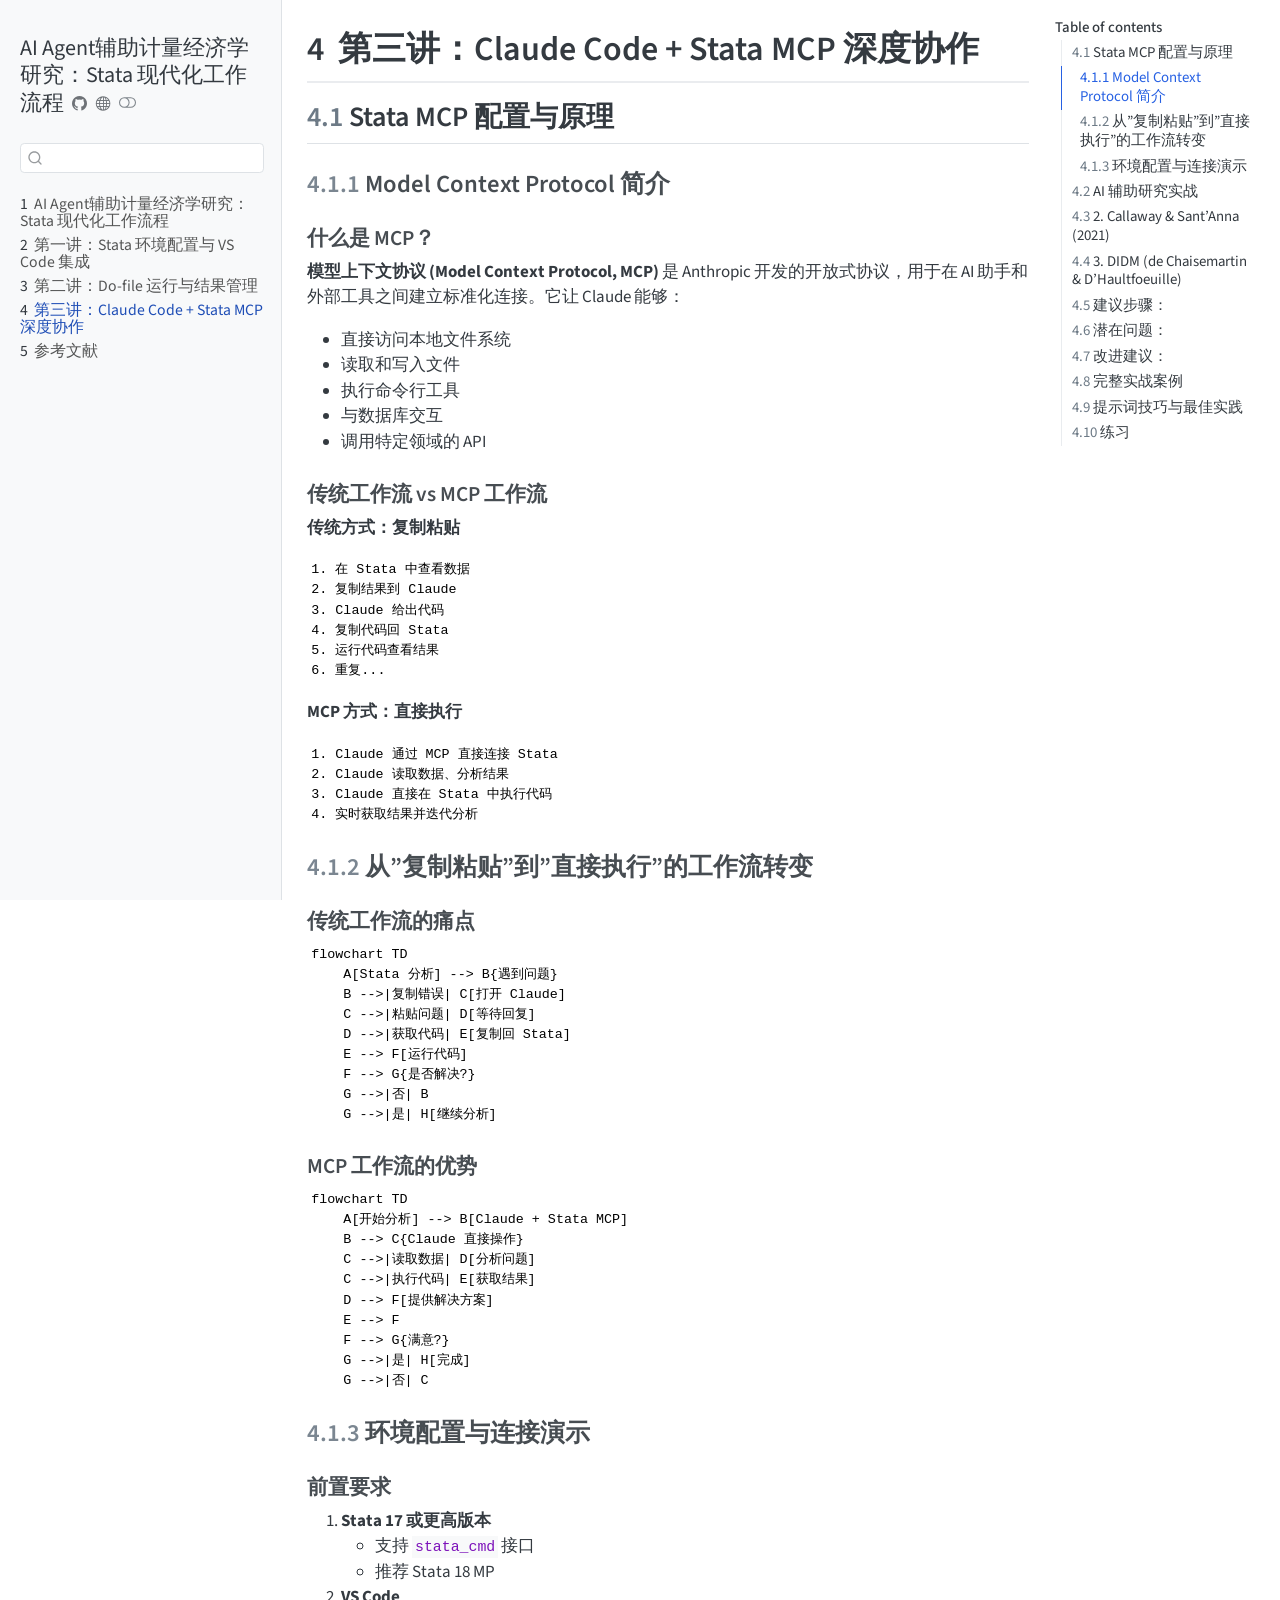
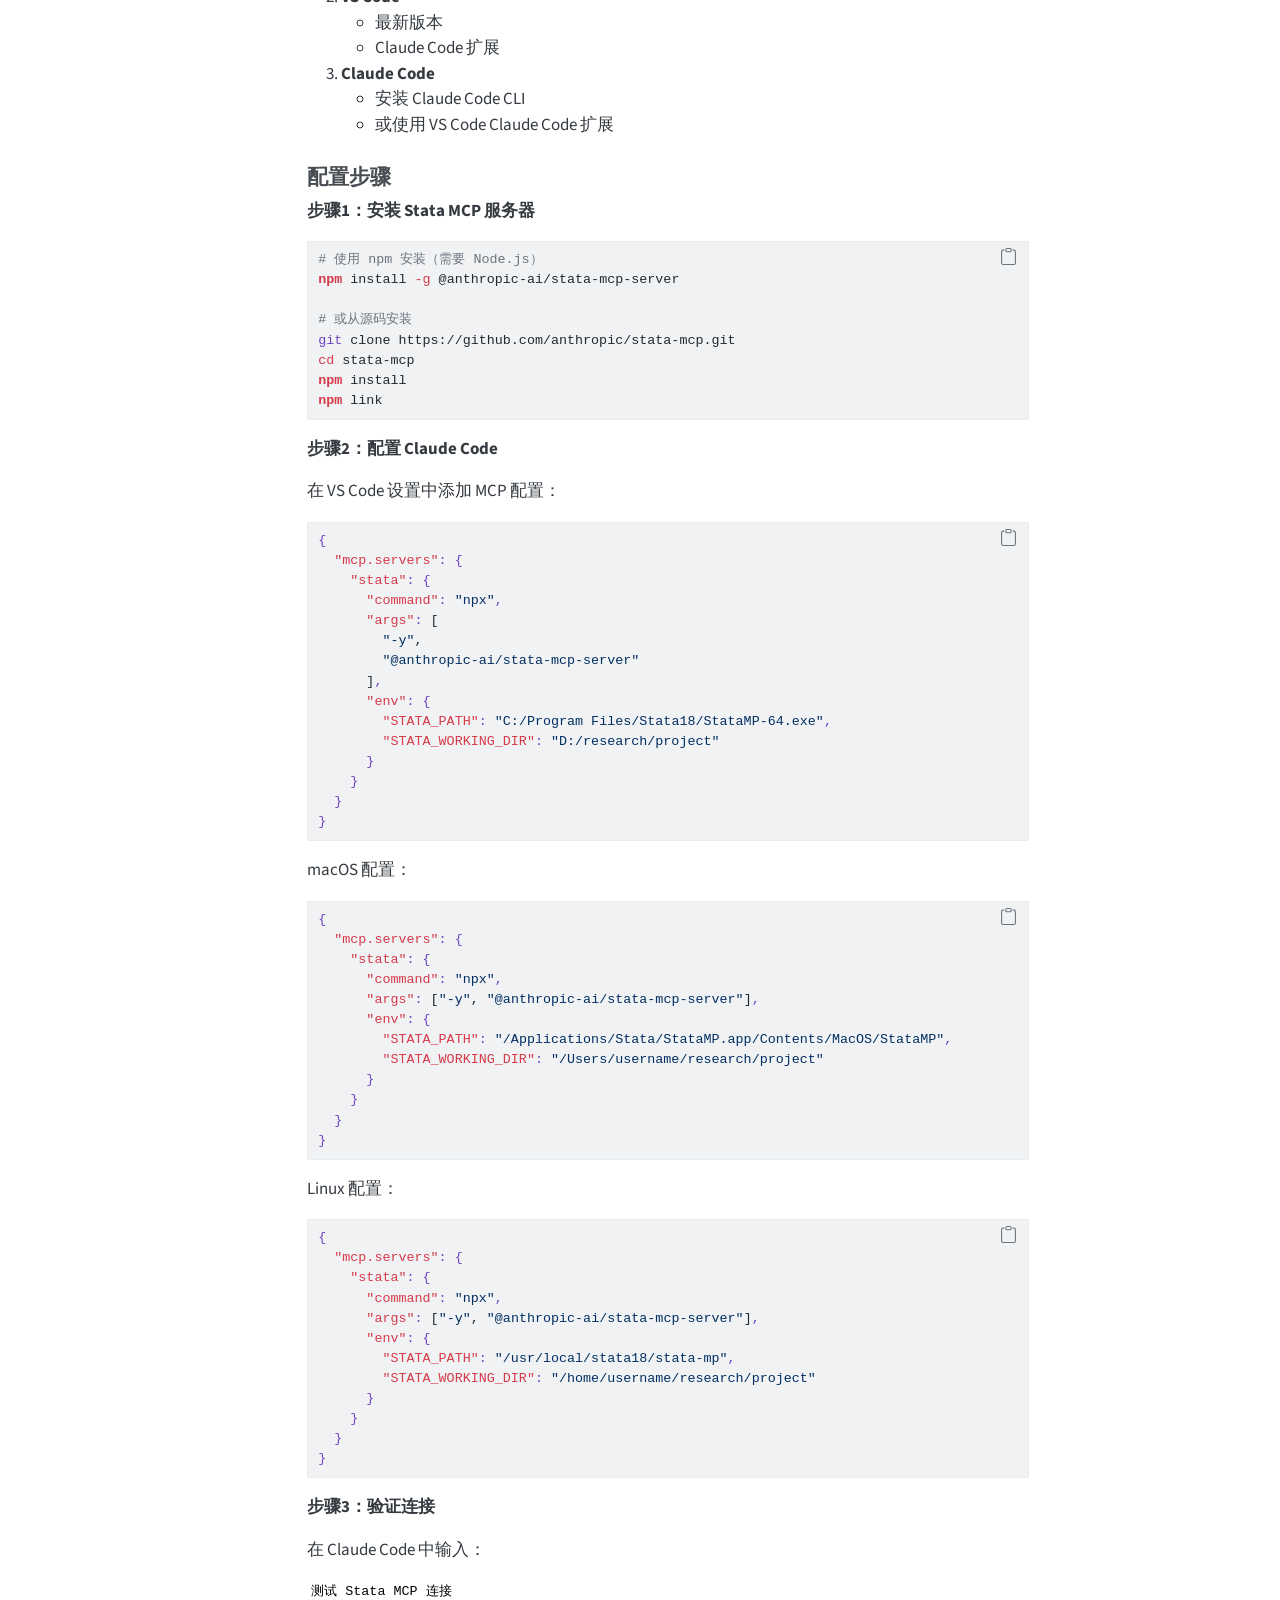
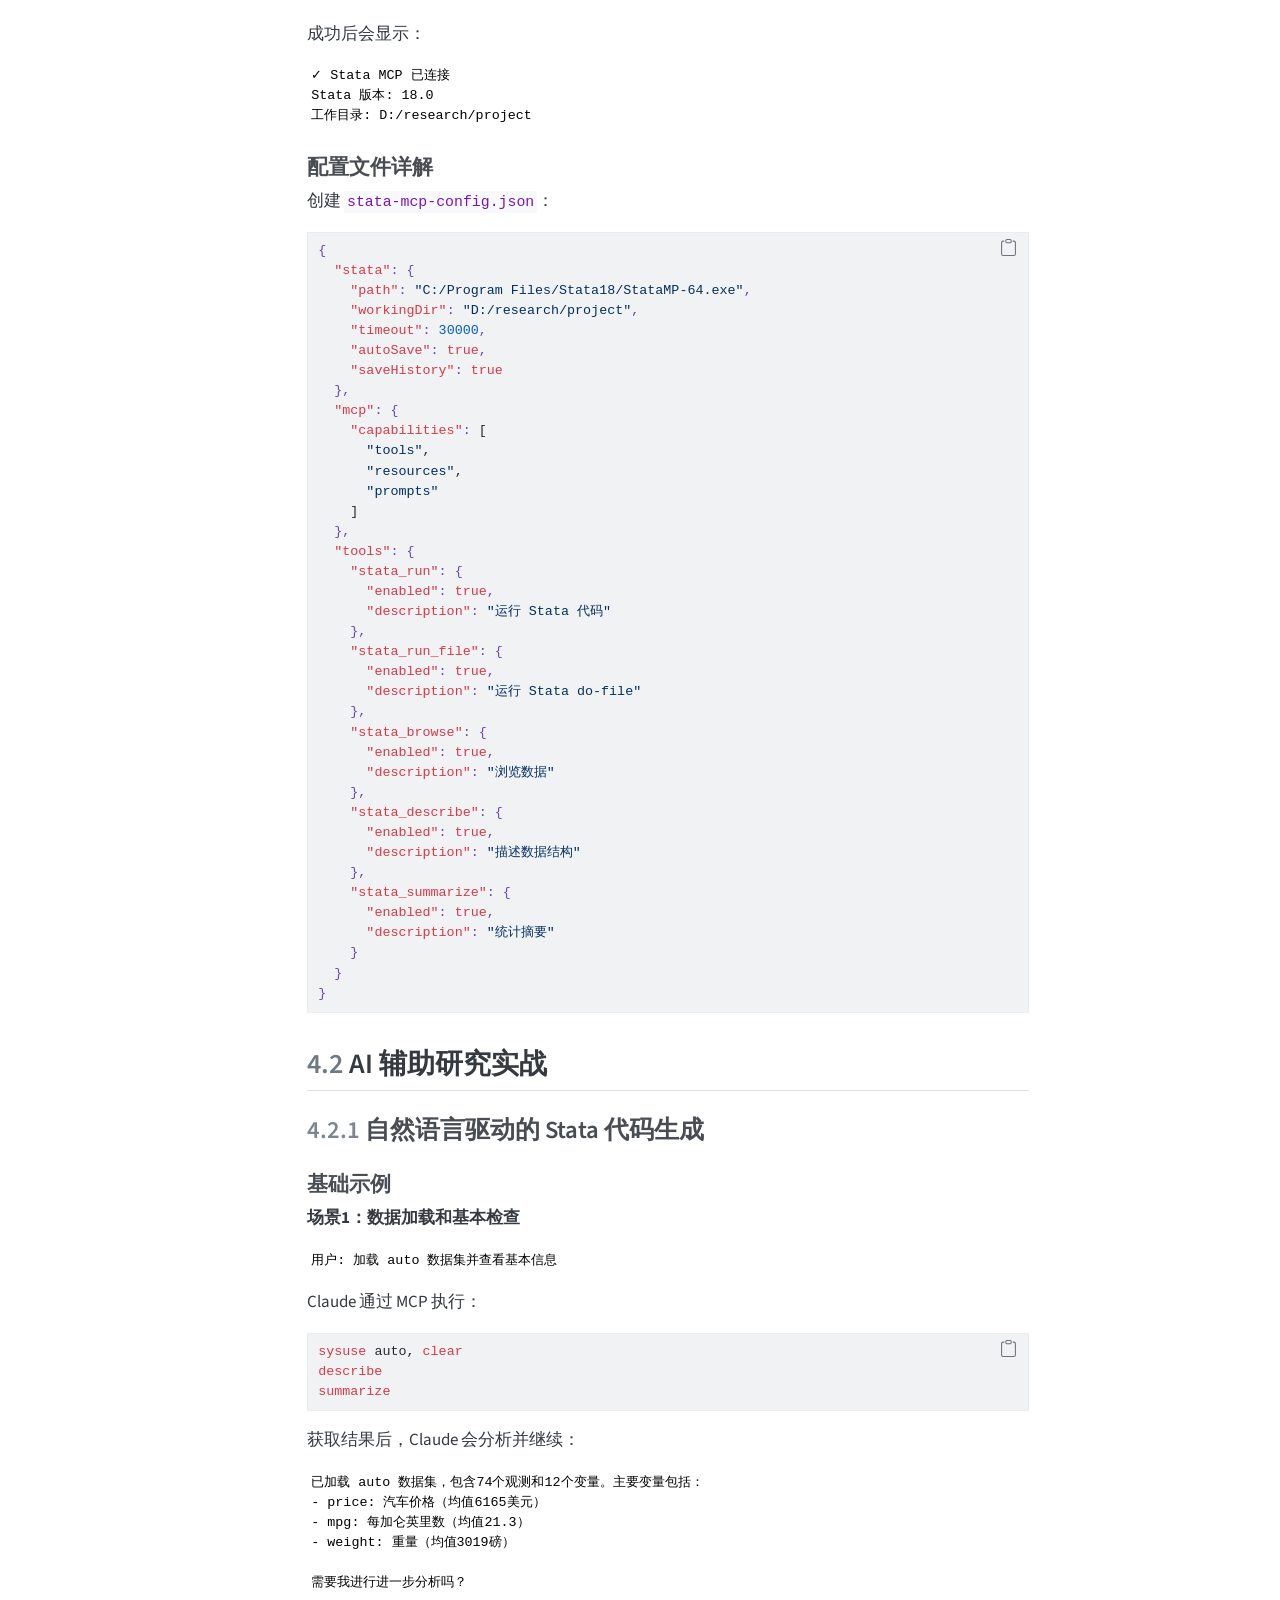
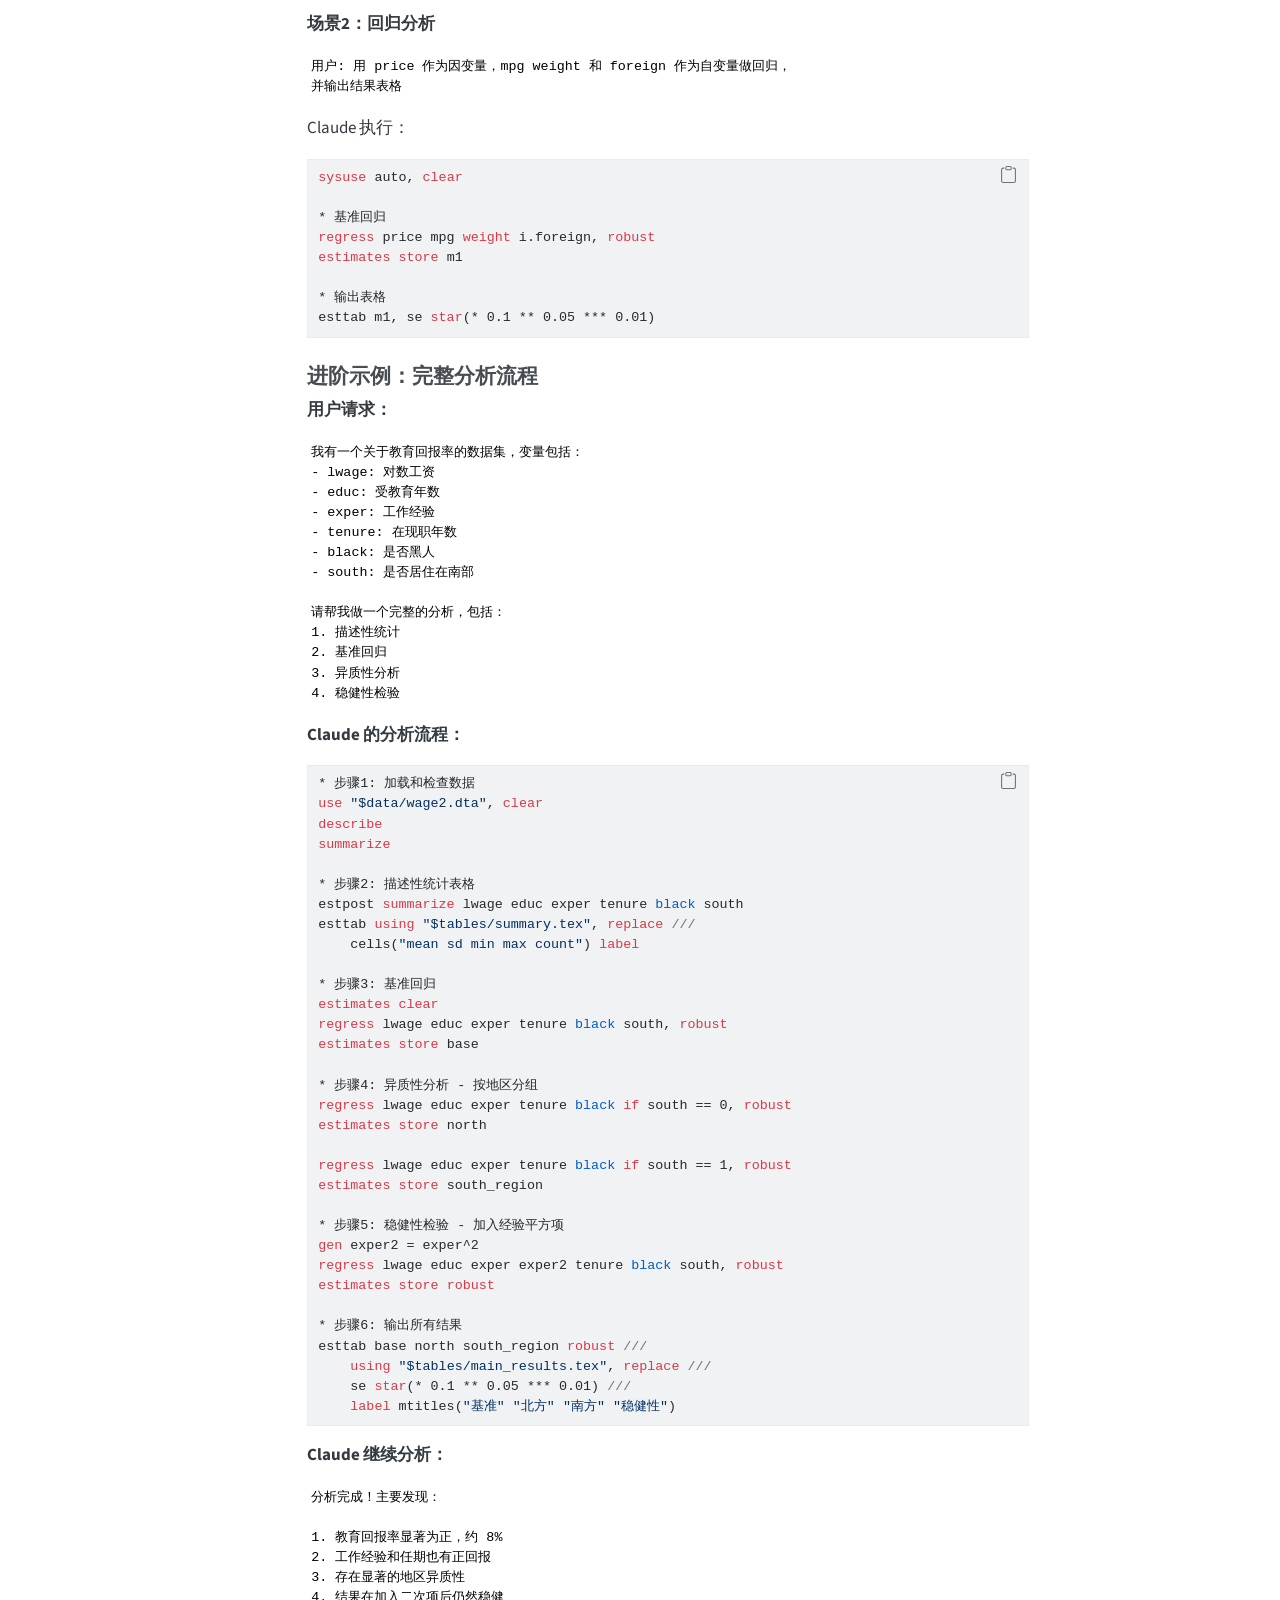
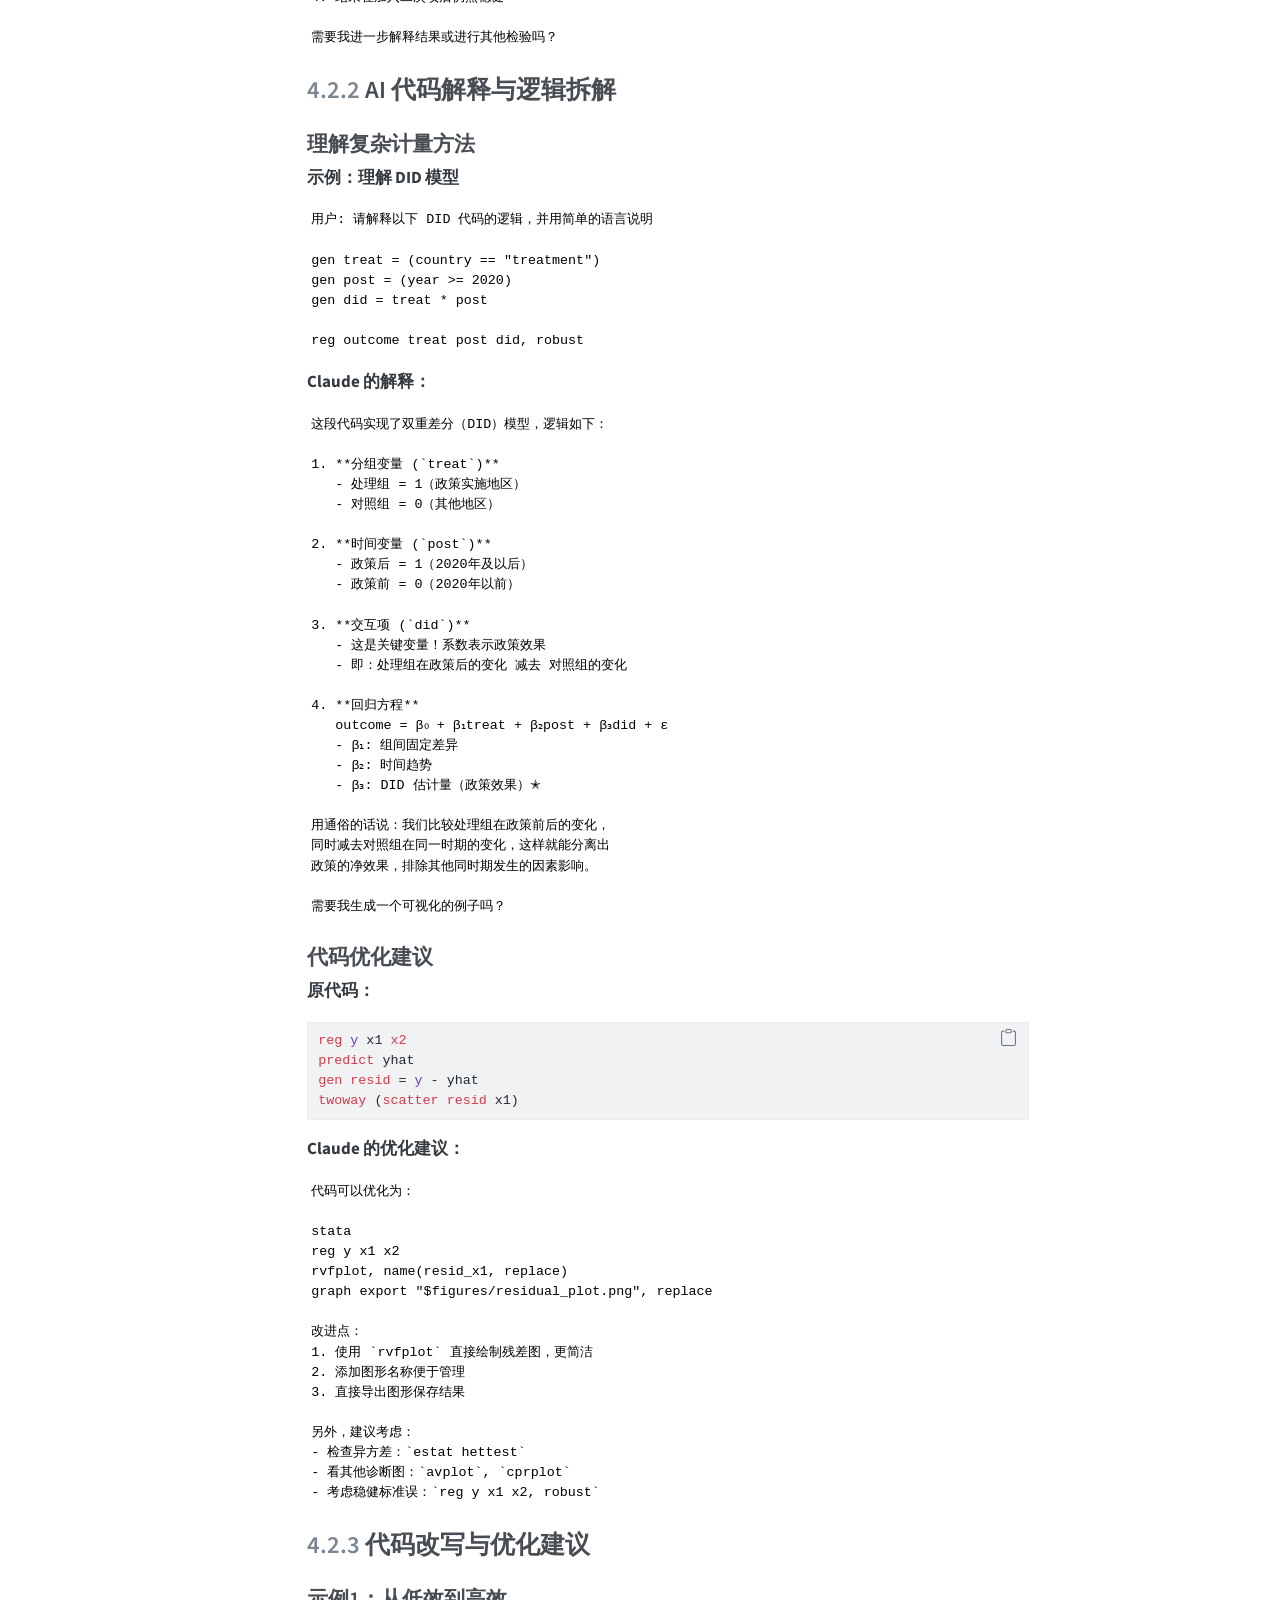
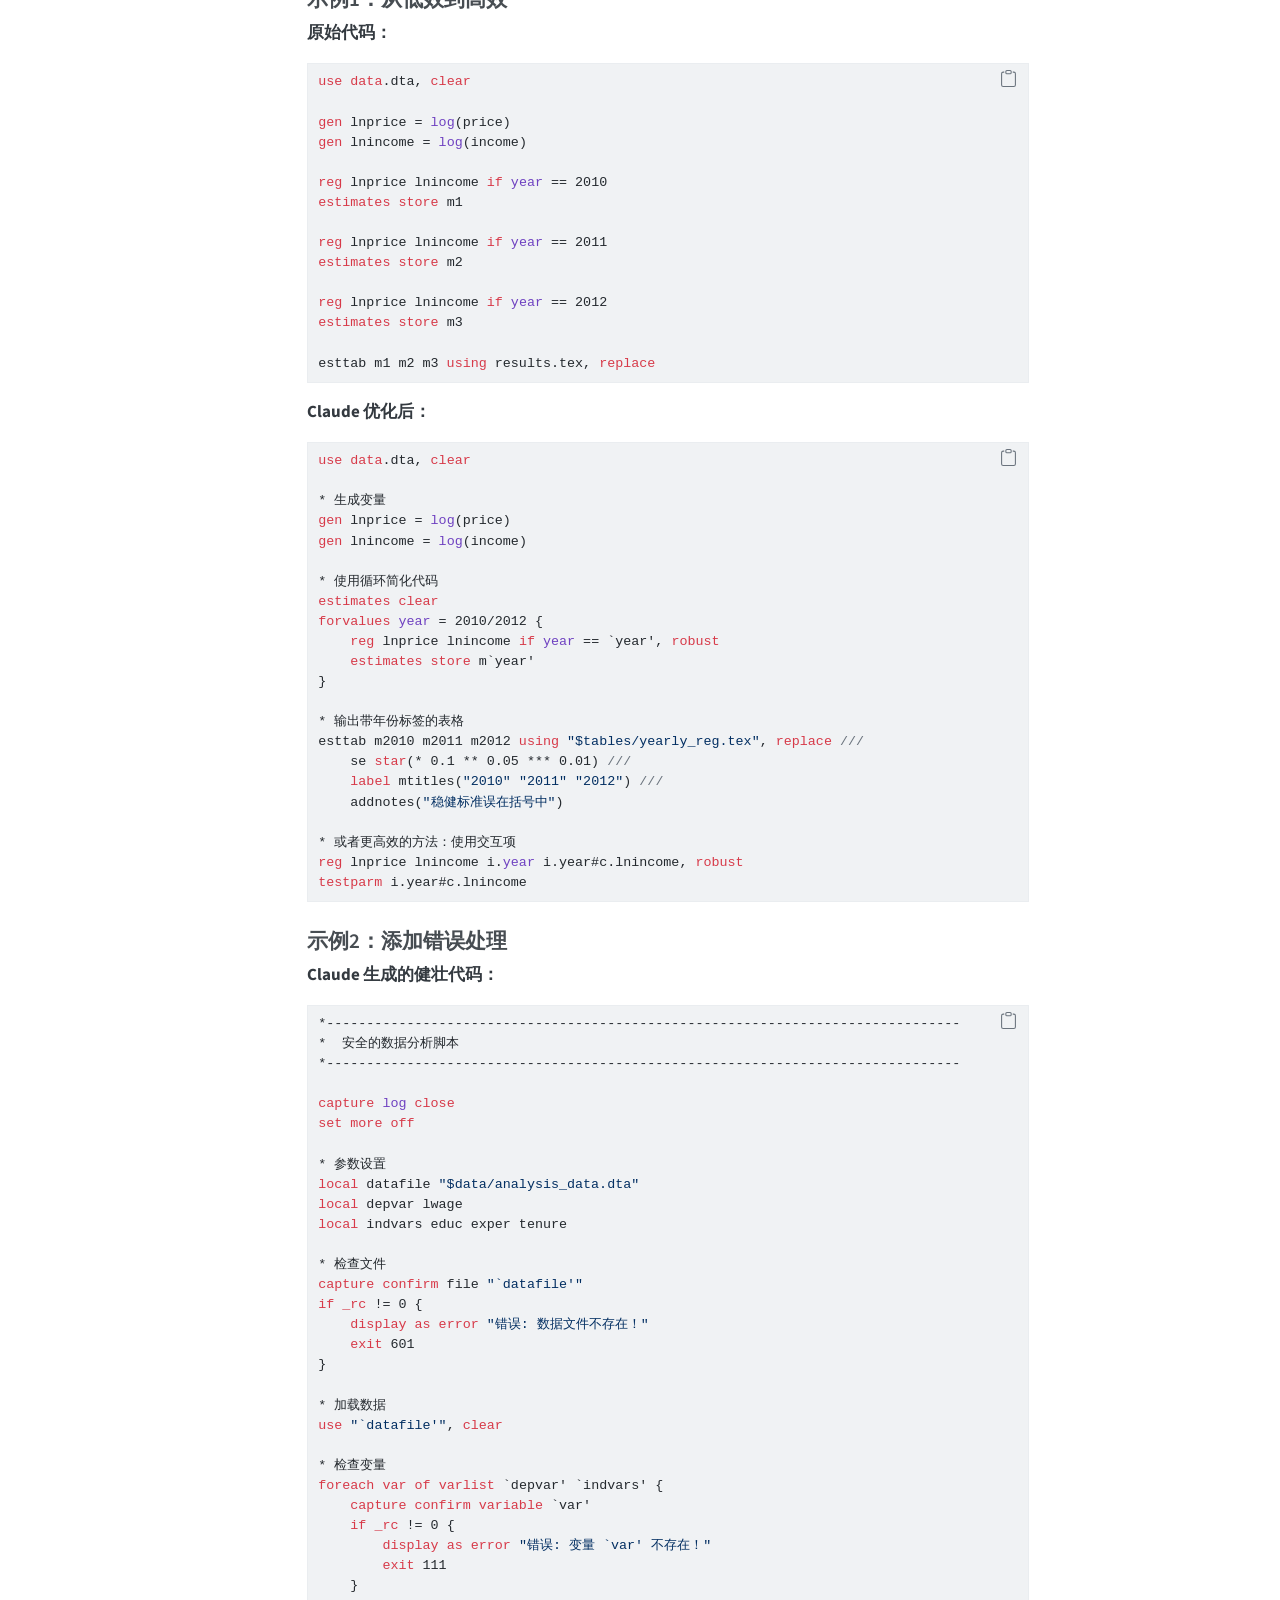
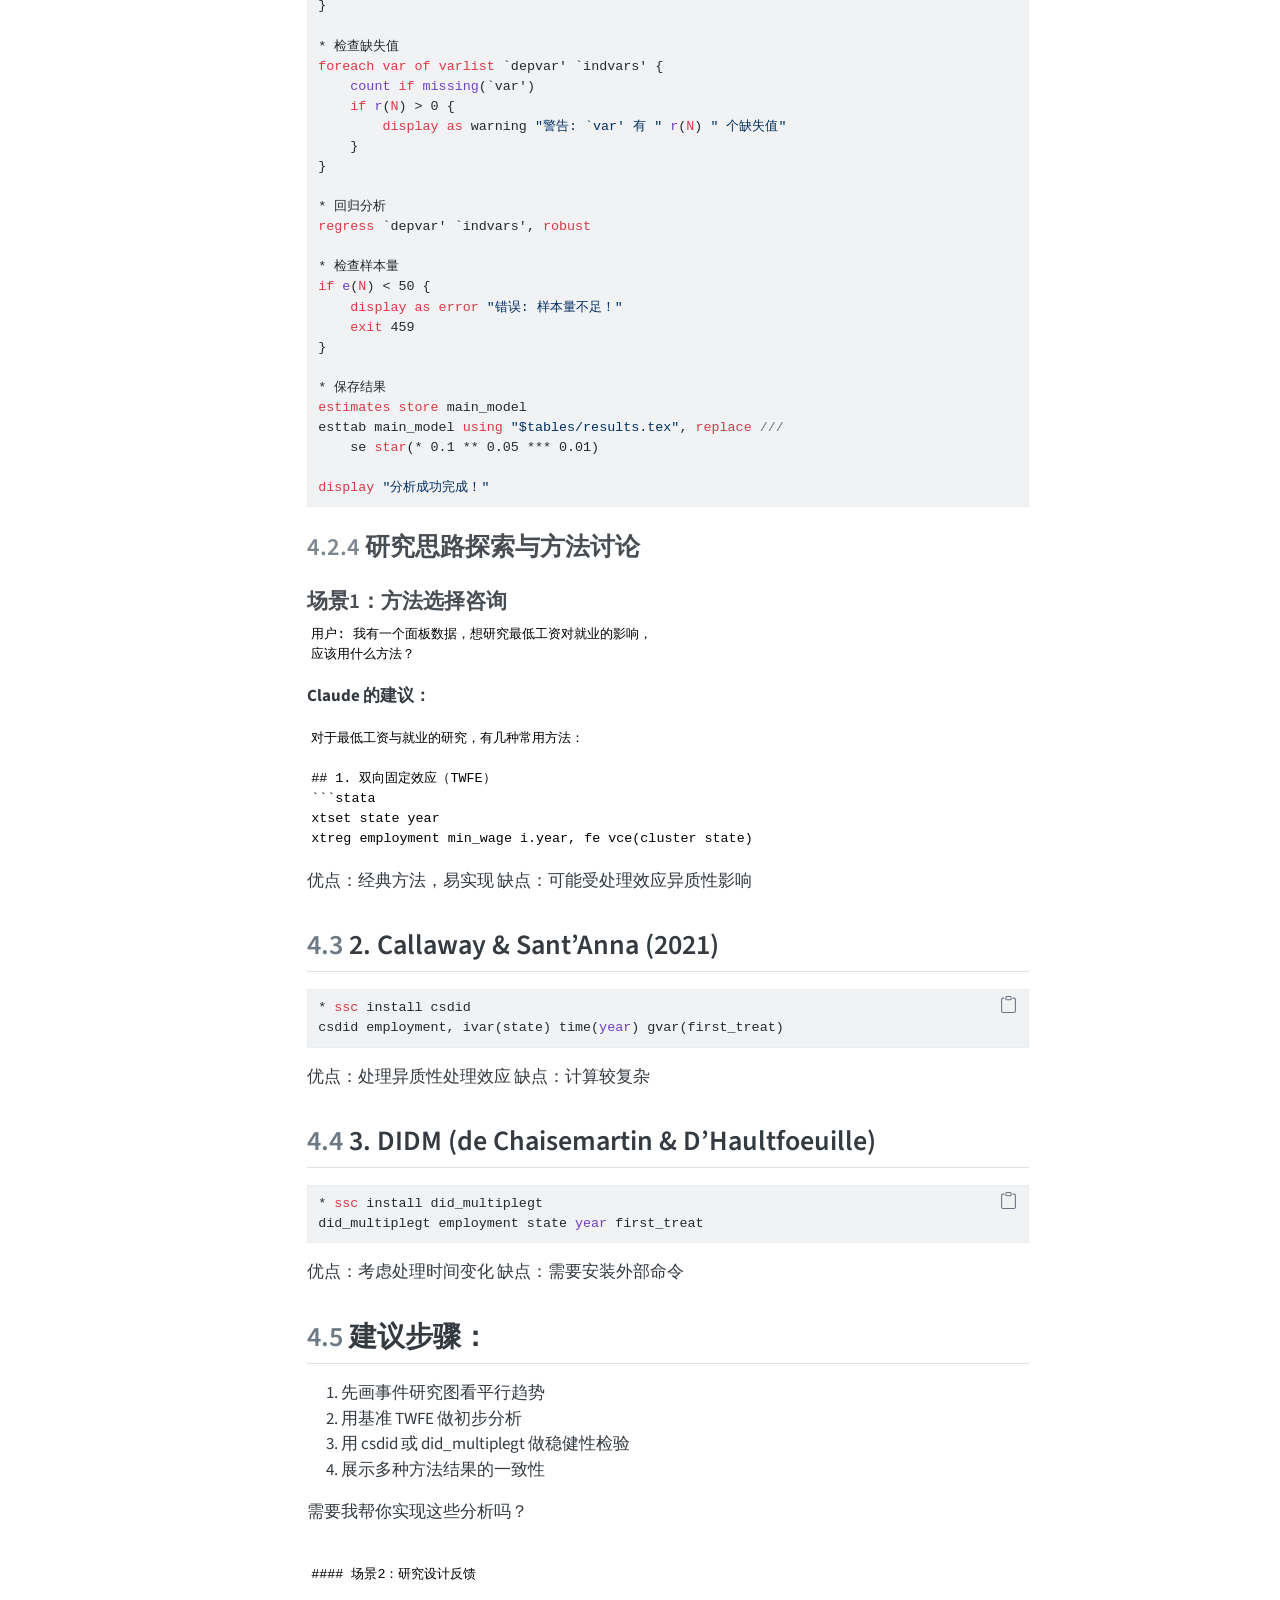
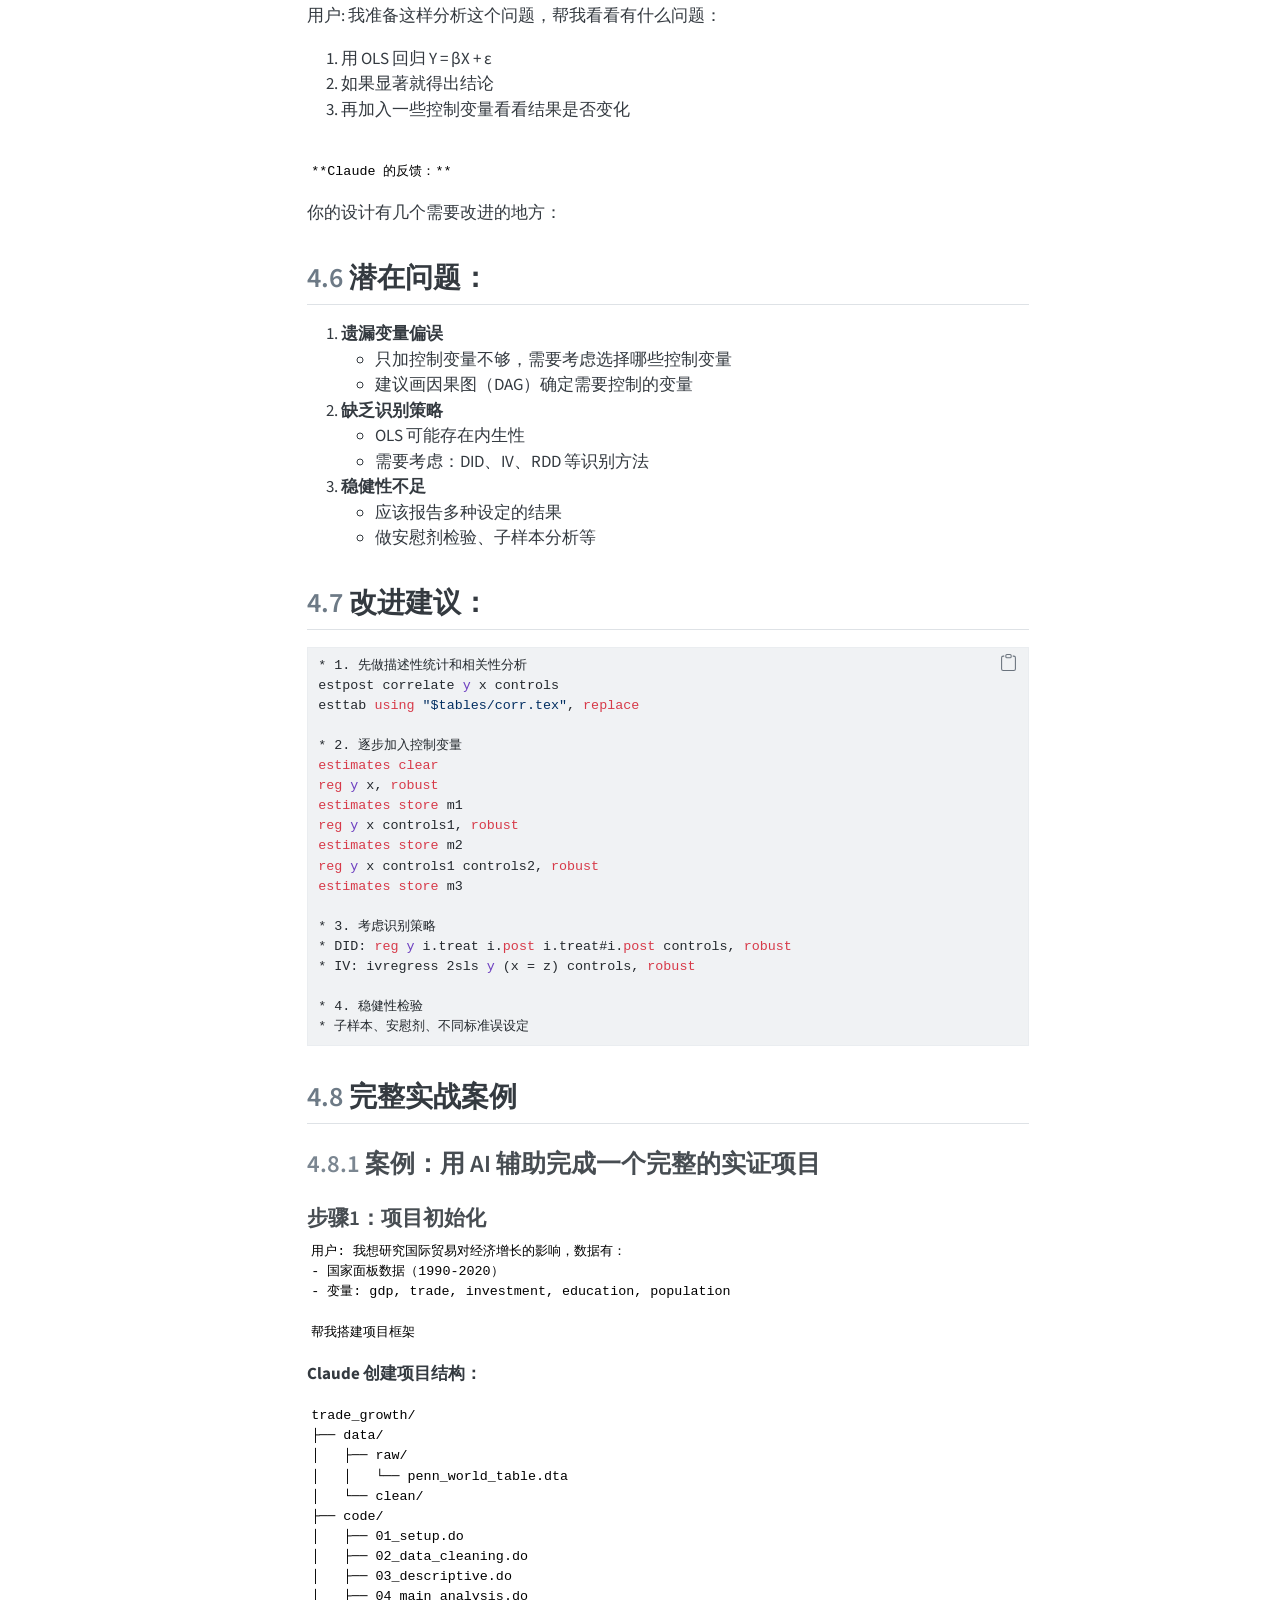
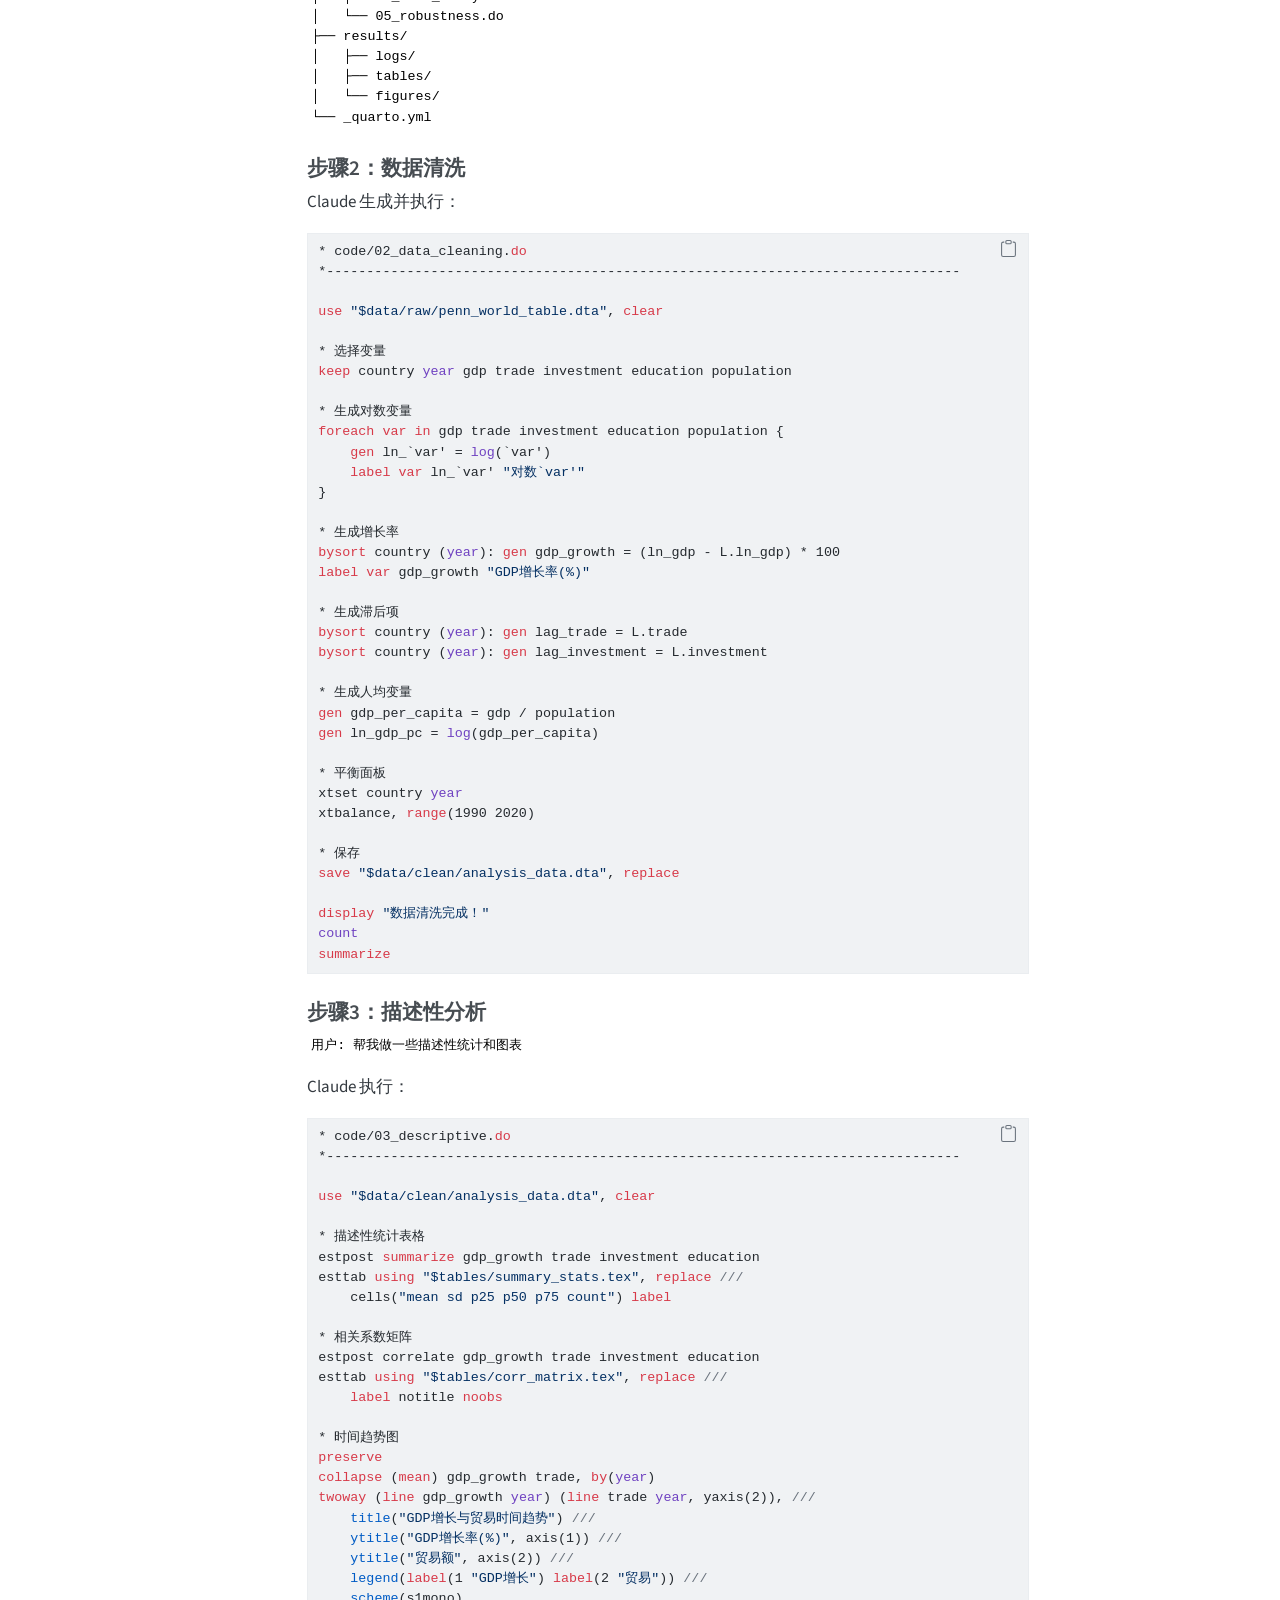
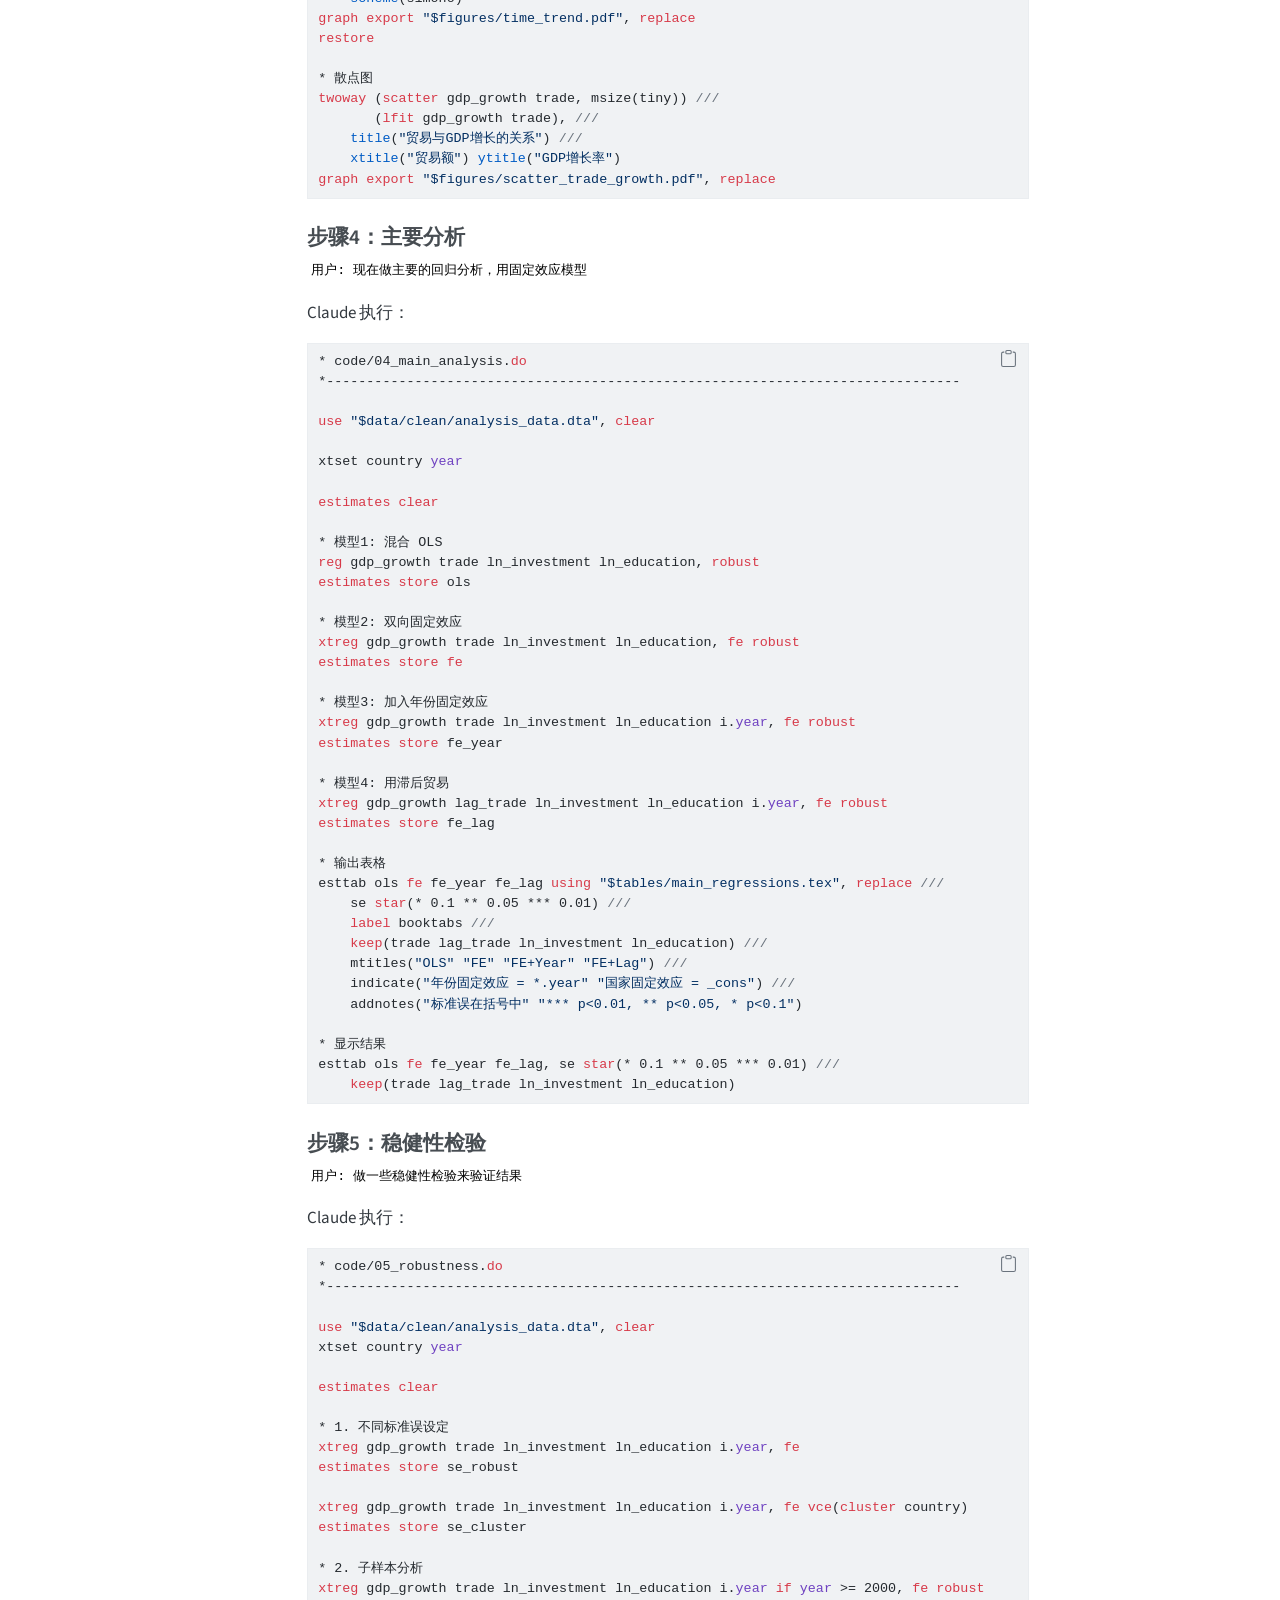
<file: docs/03-claude-stata-mcp.html>
<!DOCTYPE html>
<html xmlns="http://www.w3.org/1999/xhtml" lang="en" xml:lang="en"><head>

<meta charset="utf-8">
<meta name="generator" content="quarto-1.7.32">

<meta name="viewport" content="width=device-width, initial-scale=1.0, user-scalable=yes">

<meta name="description" content="在人工智能时代，经济学研究者需要一套完整的工具链来应对日益复杂的研究任务。">

<title>4&nbsp; 第三讲：Claude Code + Stata MCP 深度协作 – AI Agent辅助计量经济学研究：Stata 现代化工作流程</title>
<style>
code{white-space: pre-wrap;}
span.smallcaps{font-variant: small-caps;}
div.columns{display: flex; gap: min(4vw, 1.5em);}
div.column{flex: auto; overflow-x: auto;}
div.hanging-indent{margin-left: 1.5em; text-indent: -1.5em;}
ul.task-list{list-style: none;}
ul.task-list li input[type="checkbox"] {
  width: 0.8em;
  margin: 0 0.8em 0.2em -1em; /* quarto-specific, see https://github.com/quarto-dev/quarto-cli/issues/4556 */ 
  vertical-align: middle;
}
/* CSS for syntax highlighting */
html { -webkit-text-size-adjust: 100%; }
pre > code.sourceCode { white-space: pre; position: relative; }
pre > code.sourceCode > span { display: inline-block; line-height: 1.25; }
pre > code.sourceCode > span:empty { height: 1.2em; }
.sourceCode { overflow: visible; }
code.sourceCode > span { color: inherit; text-decoration: inherit; }
div.sourceCode { margin: 1em 0; }
pre.sourceCode { margin: 0; }
@media screen {
div.sourceCode { overflow: auto; }
}
@media print {
pre > code.sourceCode { white-space: pre-wrap; }
pre > code.sourceCode > span { text-indent: -5em; padding-left: 5em; }
}
pre.numberSource code
  { counter-reset: source-line 0; }
pre.numberSource code > span
  { position: relative; left: -4em; counter-increment: source-line; }
pre.numberSource code > span > a:first-child::before
  { content: counter(source-line);
    position: relative; left: -1em; text-align: right; vertical-align: baseline;
    border: none; display: inline-block;
    -webkit-touch-callout: none; -webkit-user-select: none;
    -khtml-user-select: none; -moz-user-select: none;
    -ms-user-select: none; user-select: none;
    padding: 0 4px; width: 4em;
  }
pre.numberSource { margin-left: 3em;  padding-left: 4px; }
div.sourceCode
  {   }
@media screen {
pre > code.sourceCode > span > a:first-child::before { text-decoration: underline; }
}
</style>


<script src="site_libs/quarto-nav/quarto-nav.js"></script>
<script src="site_libs/quarto-nav/headroom.min.js"></script>
<script src="site_libs/clipboard/clipboard.min.js"></script>
<script src="site_libs/quarto-search/autocomplete.umd.js"></script>
<script src="site_libs/quarto-search/fuse.min.js"></script>
<script src="site_libs/quarto-search/quarto-search.js"></script>
<meta name="quarto:offset" content="./">
<link href="./references.html" rel="next">
<link href="./02-dofile-management.html" rel="prev">
<script src="site_libs/quarto-html/quarto.js" type="module"></script>
<script src="site_libs/quarto-html/tabsets/tabsets.js" type="module"></script>
<script src="site_libs/quarto-html/popper.min.js"></script>
<script src="site_libs/quarto-html/tippy.umd.min.js"></script>
<script src="site_libs/quarto-html/anchor.min.js"></script>
<link href="site_libs/quarto-html/tippy.css" rel="stylesheet">
<link href="site_libs/quarto-html/quarto-syntax-highlighting-234273d1456647dabc34a594ac50e507.css" rel="stylesheet" class="quarto-color-scheme" id="quarto-text-highlighting-styles">
<link href="site_libs/quarto-html/quarto-syntax-highlighting-dark-0348920b7671f696dc9078d39bff215e.css" rel="stylesheet" class="quarto-color-scheme quarto-color-alternate" id="quarto-text-highlighting-styles">
<link href="site_libs/quarto-html/quarto-syntax-highlighting-234273d1456647dabc34a594ac50e507.css" rel="stylesheet" class="quarto-color-scheme-extra" id="quarto-text-highlighting-styles">
<script src="site_libs/bootstrap/bootstrap.min.js"></script>
<link href="site_libs/bootstrap/bootstrap-icons.css" rel="stylesheet">
<link href="site_libs/bootstrap/bootstrap-103639876cd5f3e2b8a392fcf2f9a2f3.min.css" rel="stylesheet" append-hash="true" class="quarto-color-scheme" id="quarto-bootstrap" data-mode="light">
<link href="site_libs/bootstrap/bootstrap-dark-ad9cca29aab4925a61aee51ff66bf9c9.min.css" rel="stylesheet" append-hash="true" class="quarto-color-scheme quarto-color-alternate" id="quarto-bootstrap" data-mode="dark">
<link href="site_libs/bootstrap/bootstrap-103639876cd5f3e2b8a392fcf2f9a2f3.min.css" rel="stylesheet" append-hash="true" class="quarto-color-scheme-extra" id="quarto-bootstrap" data-mode="light">
<script id="quarto-search-options" type="application/json">{
  "location": "sidebar",
  "copy-button": false,
  "collapse-after": 3,
  "panel-placement": "start",
  "type": "textbox",
  "limit": 50,
  "keyboard-shortcut": [
    "f",
    "/",
    "s"
  ],
  "show-item-context": false,
  "language": {
    "search-no-results-text": "No results",
    "search-matching-documents-text": "matching documents",
    "search-copy-link-title": "Copy link to search",
    "search-hide-matches-text": "Hide additional matches",
    "search-more-match-text": "more match in this document",
    "search-more-matches-text": "more matches in this document",
    "search-clear-button-title": "Clear",
    "search-text-placeholder": "",
    "search-detached-cancel-button-title": "Cancel",
    "search-submit-button-title": "Submit",
    "search-label": "Search"
  }
}</script>
<style>html{ scroll-behavior: smooth; }</style>


<link rel="stylesheet" href="styles.css">
</head>

<body class="nav-sidebar docked quarto-light"><script id="quarto-html-before-body" type="application/javascript">
    const toggleBodyColorMode = (bsSheetEl) => {
      const mode = bsSheetEl.getAttribute("data-mode");
      const bodyEl = window.document.querySelector("body");
      if (mode === "dark") {
        bodyEl.classList.add("quarto-dark");
        bodyEl.classList.remove("quarto-light");
      } else {
        bodyEl.classList.add("quarto-light");
        bodyEl.classList.remove("quarto-dark");
      }
    }
    const toggleBodyColorPrimary = () => {
      const bsSheetEl = window.document.querySelector("link#quarto-bootstrap:not([rel=disabled-stylesheet])");
      if (bsSheetEl) {
        toggleBodyColorMode(bsSheetEl);
      }
    }
    const setColorSchemeToggle = (alternate) => {
      const toggles = window.document.querySelectorAll('.quarto-color-scheme-toggle');
      for (let i=0; i < toggles.length; i++) {
        const toggle = toggles[i];
        if (toggle) {
          if (alternate) {
            toggle.classList.add("alternate");
          } else {
            toggle.classList.remove("alternate");
          }
        }
      }
    };
    const toggleColorMode = (alternate) => {
      // Switch the stylesheets
      const primaryStylesheets = window.document.querySelectorAll('link.quarto-color-scheme:not(.quarto-color-alternate)');
      const alternateStylesheets = window.document.querySelectorAll('link.quarto-color-scheme.quarto-color-alternate');
      manageTransitions('#quarto-margin-sidebar .nav-link', false);
      if (alternate) {
        // note: dark is layered on light, we don't disable primary!
        enableStylesheet(alternateStylesheets);
        for (const sheetNode of alternateStylesheets) {
          if (sheetNode.id === "quarto-bootstrap") {
            toggleBodyColorMode(sheetNode);
          }
        }
      } else {
        disableStylesheet(alternateStylesheets);
        enableStylesheet(primaryStylesheets)
        toggleBodyColorPrimary();
      }
      manageTransitions('#quarto-margin-sidebar .nav-link', true);
      // Switch the toggles
      setColorSchemeToggle(alternate)
      // Hack to workaround the fact that safari doesn't
      // properly recolor the scrollbar when toggling (#1455)
      if (navigator.userAgent.indexOf('Safari') > 0 && navigator.userAgent.indexOf('Chrome') == -1) {
        manageTransitions("body", false);
        window.scrollTo(0, 1);
        setTimeout(() => {
          window.scrollTo(0, 0);
          manageTransitions("body", true);
        }, 40);
      }
    }
    const disableStylesheet = (stylesheets) => {
      for (let i=0; i < stylesheets.length; i++) {
        const stylesheet = stylesheets[i];
        stylesheet.rel = 'disabled-stylesheet';
      }
    }
    const enableStylesheet = (stylesheets) => {
      for (let i=0; i < stylesheets.length; i++) {
        const stylesheet = stylesheets[i];
        if(stylesheet.rel !== 'stylesheet') { // for Chrome, which will still FOUC without this check
          stylesheet.rel = 'stylesheet';
        }
      }
    }
    const manageTransitions = (selector, allowTransitions) => {
      const els = window.document.querySelectorAll(selector);
      for (let i=0; i < els.length; i++) {
        const el = els[i];
        if (allowTransitions) {
          el.classList.remove('notransition');
        } else {
          el.classList.add('notransition');
        }
      }
    }
    const isFileUrl = () => {
      return window.location.protocol === 'file:';
    }
    const hasAlternateSentinel = () => {
      let styleSentinel = getColorSchemeSentinel();
      if (styleSentinel !== null) {
        return styleSentinel === "alternate";
      } else {
        return false;
      }
    }
    const setStyleSentinel = (alternate) => {
      const value = alternate ? "alternate" : "default";
      if (!isFileUrl()) {
        window.localStorage.setItem("quarto-color-scheme", value);
      } else {
        localAlternateSentinel = value;
      }
    }
    const getColorSchemeSentinel = () => {
      if (!isFileUrl()) {
        const storageValue = window.localStorage.getItem("quarto-color-scheme");
        return storageValue != null ? storageValue : localAlternateSentinel;
      } else {
        return localAlternateSentinel;
      }
    }
    const toggleGiscusIfUsed = (isAlternate, darkModeDefault) => {
      const baseTheme = document.querySelector('#giscus-base-theme')?.value ?? 'light';
      const alternateTheme = document.querySelector('#giscus-alt-theme')?.value ?? 'dark';
      let newTheme = '';
      if(authorPrefersDark) {
        newTheme = isAlternate ? baseTheme : alternateTheme;
      } else {
        newTheme = isAlternate ? alternateTheme : baseTheme;
      }
      const changeGiscusTheme = () => {
        // From: https://github.com/giscus/giscus/issues/336
        const sendMessage = (message) => {
          const iframe = document.querySelector('iframe.giscus-frame');
          if (!iframe) return;
          iframe.contentWindow.postMessage({ giscus: message }, 'https://giscus.app');
        }
        sendMessage({
          setConfig: {
            theme: newTheme
          }
        });
      }
      const isGiscussLoaded = window.document.querySelector('iframe.giscus-frame') !== null;
      if (isGiscussLoaded) {
        changeGiscusTheme();
      }
    };
    const authorPrefersDark = false;
    const darkModeDefault = authorPrefersDark;
      document.querySelector('link#quarto-text-highlighting-styles.quarto-color-scheme-extra').rel = 'disabled-stylesheet';
      document.querySelector('link#quarto-bootstrap.quarto-color-scheme-extra').rel = 'disabled-stylesheet';
    let localAlternateSentinel = darkModeDefault ? 'alternate' : 'default';
    // Dark / light mode switch
    window.quartoToggleColorScheme = () => {
      // Read the current dark / light value
      let toAlternate = !hasAlternateSentinel();
      toggleColorMode(toAlternate);
      setStyleSentinel(toAlternate);
      toggleGiscusIfUsed(toAlternate, darkModeDefault);
      window.dispatchEvent(new Event('resize'));
    };
    // Switch to dark mode if need be
    if (hasAlternateSentinel()) {
      toggleColorMode(true);
    } else {
      toggleColorMode(false);
    }
  </script>

<div id="quarto-search-results"></div>
  <header id="quarto-header" class="headroom fixed-top">
  <nav class="quarto-secondary-nav">
    <div class="container-fluid d-flex">
      <button type="button" class="quarto-btn-toggle btn" data-bs-toggle="collapse" role="button" data-bs-target=".quarto-sidebar-collapse-item" aria-controls="quarto-sidebar" aria-expanded="false" aria-label="Toggle sidebar navigation" onclick="if (window.quartoToggleHeadroom) { window.quartoToggleHeadroom(); }">
        <i class="bi bi-layout-text-sidebar-reverse"></i>
      </button>
        <nav class="quarto-page-breadcrumbs" aria-label="breadcrumb"><ol class="breadcrumb"><li class="breadcrumb-item"><a href="./03-claude-stata-mcp.html"><span class="chapter-number">4</span>&nbsp; <span class="chapter-title">第三讲：Claude Code + Stata MCP 深度协作</span></a></li></ol></nav>
        <a class="flex-grow-1" role="navigation" data-bs-toggle="collapse" data-bs-target=".quarto-sidebar-collapse-item" aria-controls="quarto-sidebar" aria-expanded="false" aria-label="Toggle sidebar navigation" onclick="if (window.quartoToggleHeadroom) { window.quartoToggleHeadroom(); }">      
        </a>
      <button type="button" class="btn quarto-search-button" aria-label="Search" onclick="window.quartoOpenSearch();">
        <i class="bi bi-search"></i>
      </button>
    </div>
  </nav>
</header>
<!-- content -->
<div id="quarto-content" class="quarto-container page-columns page-rows-contents page-layout-article">
<!-- sidebar -->
  <nav id="quarto-sidebar" class="sidebar collapse collapse-horizontal quarto-sidebar-collapse-item sidebar-navigation docked overflow-auto">
    <div class="pt-lg-2 mt-2 text-left sidebar-header">
    <div class="sidebar-title mb-0 py-0">
      <a href="./">AI Agent辅助计量经济学研究：Stata 现代化工作流程</a> 
        <div class="sidebar-tools-main tools-wide">
    <a href="https://github.com/" title="GitHub" class="quarto-navigation-tool px-1" aria-label="GitHub"><i class="bi bi-github"></i></a>
    <a href="https://www.aistata.cn" title="计量经济网" class="quarto-navigation-tool px-1" aria-label="计量经济网"><i class="bi bi-globe"></i></a>
  <a href="" class="quarto-color-scheme-toggle quarto-navigation-tool  px-1" onclick="window.quartoToggleColorScheme(); return false;" title="Toggle dark mode"><i class="bi"></i></a>
</div>
    </div>
      </div>
        <div class="mt-2 flex-shrink-0 align-items-center">
        <div class="sidebar-search">
        <div id="quarto-search" class="" title="Search"></div>
        </div>
        </div>
    <div class="sidebar-menu-container"> 
    <ul class="list-unstyled mt-1">
        <li class="sidebar-item">
  <div class="sidebar-item-container"> 
  <a href="./index.html" class="sidebar-item-text sidebar-link">
 <span class="menu-text"><span class="chapter-number">1</span>&nbsp; <span class="chapter-title">AI Agent辅助计量经济学研究：Stata 现代化工作流程</span></span></a>
  </div>
</li>
        <li class="sidebar-item">
  <div class="sidebar-item-container"> 
  <a href="./01-stata-vscode.html" class="sidebar-item-text sidebar-link">
 <span class="menu-text"><span class="chapter-number">2</span>&nbsp; <span class="chapter-title">第一讲：Stata 环境配置与 VS Code 集成</span></span></a>
  </div>
</li>
        <li class="sidebar-item">
  <div class="sidebar-item-container"> 
  <a href="./02-dofile-management.html" class="sidebar-item-text sidebar-link">
 <span class="menu-text"><span class="chapter-number">3</span>&nbsp; <span class="chapter-title">第二讲：Do-file 运行与结果管理</span></span></a>
  </div>
</li>
        <li class="sidebar-item">
  <div class="sidebar-item-container"> 
  <a href="./03-claude-stata-mcp.html" class="sidebar-item-text sidebar-link active">
 <span class="menu-text"><span class="chapter-number">4</span>&nbsp; <span class="chapter-title">第三讲：Claude Code + Stata MCP 深度协作</span></span></a>
  </div>
</li>
        <li class="sidebar-item">
  <div class="sidebar-item-container"> 
  <a href="./references.html" class="sidebar-item-text sidebar-link">
 <span class="menu-text"><span class="chapter-number">5</span>&nbsp; <span class="chapter-title">参考文献</span></span></a>
  </div>
</li>
    </ul>
    </div>
</nav>
<div id="quarto-sidebar-glass" class="quarto-sidebar-collapse-item" data-bs-toggle="collapse" data-bs-target=".quarto-sidebar-collapse-item"></div>
<!-- margin-sidebar -->
    <div id="quarto-margin-sidebar" class="sidebar margin-sidebar">
        <nav id="TOC" role="doc-toc" class="toc-active">
    <h2 id="toc-title">Table of contents</h2>
   
  <ul>
  <li><a href="#stata-mcp-setup" id="toc-stata-mcp-setup" class="nav-link active" data-scroll-target="#stata-mcp-setup"><span class="header-section-number">4.1</span> Stata MCP 配置与原理</a>
  <ul class="collapse">
  <li><a href="#mcp-intro" id="toc-mcp-intro" class="nav-link" data-scroll-target="#mcp-intro"><span class="header-section-number">4.1.1</span> Model Context Protocol 简介</a></li>
  <li><a href="#workflow-shift" id="toc-workflow-shift" class="nav-link" data-scroll-target="#workflow-shift"><span class="header-section-number">4.1.2</span> 从”复制粘贴”到”直接执行”的工作流转变</a></li>
  <li><a href="#mcp-config" id="toc-mcp-config" class="nav-link" data-scroll-target="#mcp-config"><span class="header-section-number">4.1.3</span> 环境配置与连接演示</a></li>
  </ul></li>
  <li><a href="#ai-research" id="toc-ai-research" class="nav-link" data-scroll-target="#ai-research"><span class="header-section-number">4.2</span> AI 辅助研究实战</a>
  <ul class="collapse">
  <li><a href="#nl-to-stata" id="toc-nl-to-stata" class="nav-link" data-scroll-target="#nl-to-stata"><span class="header-section-number">4.2.1</span> 自然语言驱动的 Stata 代码生成</a></li>
  <li><a href="#ai-explanation" id="toc-ai-explanation" class="nav-link" data-scroll-target="#ai-explanation"><span class="header-section-number">4.2.2</span> AI 代码解释与逻辑拆解</a></li>
  <li><a href="#code-optimization" id="toc-code-optimization" class="nav-link" data-scroll-target="#code-optimization"><span class="header-section-number">4.2.3</span> 代码改写与优化建议</a></li>
  <li><a href="#research-ideas" id="toc-research-ideas" class="nav-link" data-scroll-target="#research-ideas"><span class="header-section-number">4.2.4</span> 研究思路探索与方法讨论</a></li>
  </ul></li>
  <li><a href="#callaway-santanna-2021" id="toc-callaway-santanna-2021" class="nav-link" data-scroll-target="#callaway-santanna-2021"><span class="header-section-number">4.3</span> 2. Callaway &amp; Sant’Anna (2021)</a></li>
  <li><a href="#didm-de-chaisemartin-dhaultfoeuille" id="toc-didm-de-chaisemartin-dhaultfoeuille" class="nav-link" data-scroll-target="#didm-de-chaisemartin-dhaultfoeuille"><span class="header-section-number">4.4</span> 3. DIDM (de Chaisemartin &amp; D’Haultfoeuille)</a></li>
  <li><a href="#建议步骤" id="toc-建议步骤" class="nav-link" data-scroll-target="#建议步骤"><span class="header-section-number">4.5</span> 建议步骤：</a></li>
  <li><a href="#潜在问题" id="toc-潜在问题" class="nav-link" data-scroll-target="#潜在问题"><span class="header-section-number">4.6</span> 潜在问题：</a></li>
  <li><a href="#改进建议" id="toc-改进建议" class="nav-link" data-scroll-target="#改进建议"><span class="header-section-number">4.7</span> 改进建议：</a></li>
  <li><a href="#complete-example" id="toc-complete-example" class="nav-link" data-scroll-target="#complete-example"><span class="header-section-number">4.8</span> 完整实战案例</a>
  <ul class="collapse">
  <li><a href="#案例用-ai-辅助完成一个完整的实证项目" id="toc-案例用-ai-辅助完成一个完整的实证项目" class="nav-link" data-scroll-target="#案例用-ai-辅助完成一个完整的实证项目"><span class="header-section-number">4.8.1</span> 案例：用 AI 辅助完成一个完整的实证项目</a></li>
  </ul></li>
  <li><a href="#prompt-tips" id="toc-prompt-tips" class="nav-link" data-scroll-target="#prompt-tips"><span class="header-section-number">4.9</span> 提示词技巧与最佳实践</a>
  <ul class="collapse">
  <li><a href="#有效的提示词结构" id="toc-有效的提示词结构" class="nav-link" data-scroll-target="#有效的提示词结构"><span class="header-section-number">4.9.1</span> 有效的提示词结构</a></li>
  <li><a href="#提示词模板库" id="toc-提示词模板库" class="nav-link" data-scroll-target="#提示词模板库"><span class="header-section-number">4.9.2</span> 提示词模板库</a></li>
  </ul></li>
  <li><a href="#exercise-3" id="toc-exercise-3" class="nav-link" data-scroll-target="#exercise-3"><span class="header-section-number">4.10</span> 练习</a></li>
  </ul>
</nav>
    </div>
<!-- main -->
<main class="content" id="quarto-document-content">


<header id="title-block-header" class="quarto-title-block default">
<div class="quarto-title">
<h1 class="title"><span id="claude-stata-mcp" class="quarto-section-identifier"><span class="chapter-number">4</span>&nbsp; <span class="chapter-title">第三讲：Claude Code + Stata MCP 深度协作</span></span></h1>
</div>



<div class="quarto-title-meta">

    
  
    
  </div>
  


</header>


<section id="stata-mcp-setup" class="level2" data-number="4.1">
<h2 data-number="4.1" class="anchored" data-anchor-id="stata-mcp-setup"><span class="header-section-number">4.1</span> Stata MCP 配置与原理</h2>
<section id="mcp-intro" class="level3" data-number="4.1.1">
<h3 data-number="4.1.1" class="anchored" data-anchor-id="mcp-intro"><span class="header-section-number">4.1.1</span> Model Context Protocol 简介</h3>
<section id="什么是-mcp" class="level4">
<h4 class="anchored" data-anchor-id="什么是-mcp">什么是 MCP？</h4>
<p><strong>模型上下文协议 (Model Context Protocol, MCP)</strong> 是 Anthropic 开发的开放式协议，用于在 AI 助手和外部工具之间建立标准化连接。它让 Claude 能够：</p>
<ul>
<li>直接访问本地文件系统</li>
<li>读取和写入文件</li>
<li>执行命令行工具</li>
<li>与数据库交互</li>
<li>调用特定领域的 API</li>
</ul>
</section>
<section id="传统工作流-vs-mcp-工作流" class="level4">
<h4 class="anchored" data-anchor-id="传统工作流-vs-mcp-工作流">传统工作流 vs MCP 工作流</h4>
<p><strong>传统方式：复制粘贴</strong></p>
<pre><code>1. 在 Stata 中查看数据
2. 复制结果到 Claude
3. Claude 给出代码
4. 复制代码回 Stata
5. 运行代码查看结果
6. 重复...</code></pre>
<p><strong>MCP 方式：直接执行</strong></p>
<pre><code>1. Claude 通过 MCP 直接连接 Stata
2. Claude 读取数据、分析结果
3. Claude 直接在 Stata 中执行代码
4. 实时获取结果并迭代分析</code></pre>
</section>
</section>
<section id="workflow-shift" class="level3" data-number="4.1.2">
<h3 data-number="4.1.2" class="anchored" data-anchor-id="workflow-shift"><span class="header-section-number">4.1.2</span> 从”复制粘贴”到”直接执行”的工作流转变</h3>
<section id="传统工作流的痛点" class="level4">
<h4 class="anchored" data-anchor-id="传统工作流的痛点">传统工作流的痛点</h4>
<pre class="mermaid"><code>flowchart TD
    A[Stata 分析] --&gt; B{遇到问题}
    B --&gt;|复制错误| C[打开 Claude]
    C --&gt;|粘贴问题| D[等待回复]
    D --&gt;|获取代码| E[复制回 Stata]
    E --&gt; F[运行代码]
    F --&gt; G{是否解决?}
    G --&gt;|否| B
    G --&gt;|是| H[继续分析]</code></pre>
</section>
<section id="mcp-工作流的优势" class="level4">
<h4 class="anchored" data-anchor-id="mcp-工作流的优势">MCP 工作流的优势</h4>
<pre class="mermaid"><code>flowchart TD
    A[开始分析] --&gt; B[Claude + Stata MCP]
    B --&gt; C{Claude 直接操作}
    C --&gt;|读取数据| D[分析问题]
    C --&gt;|执行代码| E[获取结果]
    D --&gt; F[提供解决方案]
    E --&gt; F
    F --&gt; G{满意?}
    G --&gt;|是| H[完成]
    G --&gt;|否| C</code></pre>
</section>
</section>
<section id="mcp-config" class="level3" data-number="4.1.3">
<h3 data-number="4.1.3" class="anchored" data-anchor-id="mcp-config"><span class="header-section-number">4.1.3</span> 环境配置与连接演示</h3>
<section id="前置要求" class="level4">
<h4 class="anchored" data-anchor-id="前置要求">前置要求</h4>
<ol type="1">
<li><strong>Stata 17 或更高版本</strong>
<ul>
<li>支持 <code>stata_cmd</code> 接口</li>
<li>推荐 Stata 18 MP</li>
</ul></li>
<li><strong>VS Code</strong>
<ul>
<li>最新版本</li>
<li>Claude Code 扩展</li>
</ul></li>
<li><strong>Claude Code</strong>
<ul>
<li>安装 Claude Code CLI</li>
<li>或使用 VS Code Claude Code 扩展</li>
</ul></li>
</ol>
</section>
<section id="配置步骤" class="level4">
<h4 class="anchored" data-anchor-id="配置步骤">配置步骤</h4>
<p><strong>步骤1：安装 Stata MCP 服务器</strong></p>
<div class="sourceCode" id="cb5"><pre class="sourceCode bash code-with-copy"><code class="sourceCode bash"><span id="cb5-1"><a href="#cb5-1" aria-hidden="true" tabindex="-1"></a><span class="co"># 使用 npm 安装（需要 Node.js）</span></span>
<span id="cb5-2"><a href="#cb5-2" aria-hidden="true" tabindex="-1"></a><span class="ex">npm</span> install <span class="at">-g</span> @anthropic-ai/stata-mcp-server</span>
<span id="cb5-3"><a href="#cb5-3" aria-hidden="true" tabindex="-1"></a></span>
<span id="cb5-4"><a href="#cb5-4" aria-hidden="true" tabindex="-1"></a><span class="co"># 或从源码安装</span></span>
<span id="cb5-5"><a href="#cb5-5" aria-hidden="true" tabindex="-1"></a><span class="fu">git</span> clone https://github.com/anthropic/stata-mcp.git</span>
<span id="cb5-6"><a href="#cb5-6" aria-hidden="true" tabindex="-1"></a><span class="bu">cd</span> stata-mcp</span>
<span id="cb5-7"><a href="#cb5-7" aria-hidden="true" tabindex="-1"></a><span class="ex">npm</span> install</span>
<span id="cb5-8"><a href="#cb5-8" aria-hidden="true" tabindex="-1"></a><span class="ex">npm</span> link</span></code><button title="Copy to Clipboard" class="code-copy-button"><i class="bi"></i></button></pre></div>
<p><strong>步骤2：配置 Claude Code</strong></p>
<p>在 VS Code 设置中添加 MCP 配置：</p>
<div class="sourceCode" id="cb6"><pre class="sourceCode json code-with-copy"><code class="sourceCode json"><span id="cb6-1"><a href="#cb6-1" aria-hidden="true" tabindex="-1"></a><span class="fu">{</span></span>
<span id="cb6-2"><a href="#cb6-2" aria-hidden="true" tabindex="-1"></a>  <span class="dt">"mcp.servers"</span><span class="fu">:</span> <span class="fu">{</span></span>
<span id="cb6-3"><a href="#cb6-3" aria-hidden="true" tabindex="-1"></a>    <span class="dt">"stata"</span><span class="fu">:</span> <span class="fu">{</span></span>
<span id="cb6-4"><a href="#cb6-4" aria-hidden="true" tabindex="-1"></a>      <span class="dt">"command"</span><span class="fu">:</span> <span class="st">"npx"</span><span class="fu">,</span></span>
<span id="cb6-5"><a href="#cb6-5" aria-hidden="true" tabindex="-1"></a>      <span class="dt">"args"</span><span class="fu">:</span> <span class="ot">[</span></span>
<span id="cb6-6"><a href="#cb6-6" aria-hidden="true" tabindex="-1"></a>        <span class="st">"-y"</span><span class="ot">,</span></span>
<span id="cb6-7"><a href="#cb6-7" aria-hidden="true" tabindex="-1"></a>        <span class="st">"@anthropic-ai/stata-mcp-server"</span></span>
<span id="cb6-8"><a href="#cb6-8" aria-hidden="true" tabindex="-1"></a>      <span class="ot">]</span><span class="fu">,</span></span>
<span id="cb6-9"><a href="#cb6-9" aria-hidden="true" tabindex="-1"></a>      <span class="dt">"env"</span><span class="fu">:</span> <span class="fu">{</span></span>
<span id="cb6-10"><a href="#cb6-10" aria-hidden="true" tabindex="-1"></a>        <span class="dt">"STATA_PATH"</span><span class="fu">:</span> <span class="st">"C:/Program Files/Stata18/StataMP-64.exe"</span><span class="fu">,</span></span>
<span id="cb6-11"><a href="#cb6-11" aria-hidden="true" tabindex="-1"></a>        <span class="dt">"STATA_WORKING_DIR"</span><span class="fu">:</span> <span class="st">"D:/research/project"</span></span>
<span id="cb6-12"><a href="#cb6-12" aria-hidden="true" tabindex="-1"></a>      <span class="fu">}</span></span>
<span id="cb6-13"><a href="#cb6-13" aria-hidden="true" tabindex="-1"></a>    <span class="fu">}</span></span>
<span id="cb6-14"><a href="#cb6-14" aria-hidden="true" tabindex="-1"></a>  <span class="fu">}</span></span>
<span id="cb6-15"><a href="#cb6-15" aria-hidden="true" tabindex="-1"></a><span class="fu">}</span></span></code><button title="Copy to Clipboard" class="code-copy-button"><i class="bi"></i></button></pre></div>
<p>macOS 配置：</p>
<div class="sourceCode" id="cb7"><pre class="sourceCode json code-with-copy"><code class="sourceCode json"><span id="cb7-1"><a href="#cb7-1" aria-hidden="true" tabindex="-1"></a><span class="fu">{</span></span>
<span id="cb7-2"><a href="#cb7-2" aria-hidden="true" tabindex="-1"></a>  <span class="dt">"mcp.servers"</span><span class="fu">:</span> <span class="fu">{</span></span>
<span id="cb7-3"><a href="#cb7-3" aria-hidden="true" tabindex="-1"></a>    <span class="dt">"stata"</span><span class="fu">:</span> <span class="fu">{</span></span>
<span id="cb7-4"><a href="#cb7-4" aria-hidden="true" tabindex="-1"></a>      <span class="dt">"command"</span><span class="fu">:</span> <span class="st">"npx"</span><span class="fu">,</span></span>
<span id="cb7-5"><a href="#cb7-5" aria-hidden="true" tabindex="-1"></a>      <span class="dt">"args"</span><span class="fu">:</span> <span class="ot">[</span><span class="st">"-y"</span><span class="ot">,</span> <span class="st">"@anthropic-ai/stata-mcp-server"</span><span class="ot">]</span><span class="fu">,</span></span>
<span id="cb7-6"><a href="#cb7-6" aria-hidden="true" tabindex="-1"></a>      <span class="dt">"env"</span><span class="fu">:</span> <span class="fu">{</span></span>
<span id="cb7-7"><a href="#cb7-7" aria-hidden="true" tabindex="-1"></a>        <span class="dt">"STATA_PATH"</span><span class="fu">:</span> <span class="st">"/Applications/Stata/StataMP.app/Contents/MacOS/StataMP"</span><span class="fu">,</span></span>
<span id="cb7-8"><a href="#cb7-8" aria-hidden="true" tabindex="-1"></a>        <span class="dt">"STATA_WORKING_DIR"</span><span class="fu">:</span> <span class="st">"/Users/username/research/project"</span></span>
<span id="cb7-9"><a href="#cb7-9" aria-hidden="true" tabindex="-1"></a>      <span class="fu">}</span></span>
<span id="cb7-10"><a href="#cb7-10" aria-hidden="true" tabindex="-1"></a>    <span class="fu">}</span></span>
<span id="cb7-11"><a href="#cb7-11" aria-hidden="true" tabindex="-1"></a>  <span class="fu">}</span></span>
<span id="cb7-12"><a href="#cb7-12" aria-hidden="true" tabindex="-1"></a><span class="fu">}</span></span></code><button title="Copy to Clipboard" class="code-copy-button"><i class="bi"></i></button></pre></div>
<p>Linux 配置：</p>
<div class="sourceCode" id="cb8"><pre class="sourceCode json code-with-copy"><code class="sourceCode json"><span id="cb8-1"><a href="#cb8-1" aria-hidden="true" tabindex="-1"></a><span class="fu">{</span></span>
<span id="cb8-2"><a href="#cb8-2" aria-hidden="true" tabindex="-1"></a>  <span class="dt">"mcp.servers"</span><span class="fu">:</span> <span class="fu">{</span></span>
<span id="cb8-3"><a href="#cb8-3" aria-hidden="true" tabindex="-1"></a>    <span class="dt">"stata"</span><span class="fu">:</span> <span class="fu">{</span></span>
<span id="cb8-4"><a href="#cb8-4" aria-hidden="true" tabindex="-1"></a>      <span class="dt">"command"</span><span class="fu">:</span> <span class="st">"npx"</span><span class="fu">,</span></span>
<span id="cb8-5"><a href="#cb8-5" aria-hidden="true" tabindex="-1"></a>      <span class="dt">"args"</span><span class="fu">:</span> <span class="ot">[</span><span class="st">"-y"</span><span class="ot">,</span> <span class="st">"@anthropic-ai/stata-mcp-server"</span><span class="ot">]</span><span class="fu">,</span></span>
<span id="cb8-6"><a href="#cb8-6" aria-hidden="true" tabindex="-1"></a>      <span class="dt">"env"</span><span class="fu">:</span> <span class="fu">{</span></span>
<span id="cb8-7"><a href="#cb8-7" aria-hidden="true" tabindex="-1"></a>        <span class="dt">"STATA_PATH"</span><span class="fu">:</span> <span class="st">"/usr/local/stata18/stata-mp"</span><span class="fu">,</span></span>
<span id="cb8-8"><a href="#cb8-8" aria-hidden="true" tabindex="-1"></a>        <span class="dt">"STATA_WORKING_DIR"</span><span class="fu">:</span> <span class="st">"/home/username/research/project"</span></span>
<span id="cb8-9"><a href="#cb8-9" aria-hidden="true" tabindex="-1"></a>      <span class="fu">}</span></span>
<span id="cb8-10"><a href="#cb8-10" aria-hidden="true" tabindex="-1"></a>    <span class="fu">}</span></span>
<span id="cb8-11"><a href="#cb8-11" aria-hidden="true" tabindex="-1"></a>  <span class="fu">}</span></span>
<span id="cb8-12"><a href="#cb8-12" aria-hidden="true" tabindex="-1"></a><span class="fu">}</span></span></code><button title="Copy to Clipboard" class="code-copy-button"><i class="bi"></i></button></pre></div>
<p><strong>步骤3：验证连接</strong></p>
<p>在 Claude Code 中输入：</p>
<pre><code>测试 Stata MCP 连接</code></pre>
<p>成功后会显示：</p>
<pre><code>✓ Stata MCP 已连接
Stata 版本: 18.0
工作目录: D:/research/project</code></pre>
</section>
<section id="配置文件详解" class="level4">
<h4 class="anchored" data-anchor-id="配置文件详解">配置文件详解</h4>
<p>创建 <code>stata-mcp-config.json</code>：</p>
<div class="sourceCode" id="cb11"><pre class="sourceCode json code-with-copy"><code class="sourceCode json"><span id="cb11-1"><a href="#cb11-1" aria-hidden="true" tabindex="-1"></a><span class="fu">{</span></span>
<span id="cb11-2"><a href="#cb11-2" aria-hidden="true" tabindex="-1"></a>  <span class="dt">"stata"</span><span class="fu">:</span> <span class="fu">{</span></span>
<span id="cb11-3"><a href="#cb11-3" aria-hidden="true" tabindex="-1"></a>    <span class="dt">"path"</span><span class="fu">:</span> <span class="st">"C:/Program Files/Stata18/StataMP-64.exe"</span><span class="fu">,</span></span>
<span id="cb11-4"><a href="#cb11-4" aria-hidden="true" tabindex="-1"></a>    <span class="dt">"workingDir"</span><span class="fu">:</span> <span class="st">"D:/research/project"</span><span class="fu">,</span></span>
<span id="cb11-5"><a href="#cb11-5" aria-hidden="true" tabindex="-1"></a>    <span class="dt">"timeout"</span><span class="fu">:</span> <span class="dv">30000</span><span class="fu">,</span></span>
<span id="cb11-6"><a href="#cb11-6" aria-hidden="true" tabindex="-1"></a>    <span class="dt">"autoSave"</span><span class="fu">:</span> <span class="kw">true</span><span class="fu">,</span></span>
<span id="cb11-7"><a href="#cb11-7" aria-hidden="true" tabindex="-1"></a>    <span class="dt">"saveHistory"</span><span class="fu">:</span> <span class="kw">true</span></span>
<span id="cb11-8"><a href="#cb11-8" aria-hidden="true" tabindex="-1"></a>  <span class="fu">},</span></span>
<span id="cb11-9"><a href="#cb11-9" aria-hidden="true" tabindex="-1"></a>  <span class="dt">"mcp"</span><span class="fu">:</span> <span class="fu">{</span></span>
<span id="cb11-10"><a href="#cb11-10" aria-hidden="true" tabindex="-1"></a>    <span class="dt">"capabilities"</span><span class="fu">:</span> <span class="ot">[</span></span>
<span id="cb11-11"><a href="#cb11-11" aria-hidden="true" tabindex="-1"></a>      <span class="st">"tools"</span><span class="ot">,</span></span>
<span id="cb11-12"><a href="#cb11-12" aria-hidden="true" tabindex="-1"></a>      <span class="st">"resources"</span><span class="ot">,</span></span>
<span id="cb11-13"><a href="#cb11-13" aria-hidden="true" tabindex="-1"></a>      <span class="st">"prompts"</span></span>
<span id="cb11-14"><a href="#cb11-14" aria-hidden="true" tabindex="-1"></a>    <span class="ot">]</span></span>
<span id="cb11-15"><a href="#cb11-15" aria-hidden="true" tabindex="-1"></a>  <span class="fu">},</span></span>
<span id="cb11-16"><a href="#cb11-16" aria-hidden="true" tabindex="-1"></a>  <span class="dt">"tools"</span><span class="fu">:</span> <span class="fu">{</span></span>
<span id="cb11-17"><a href="#cb11-17" aria-hidden="true" tabindex="-1"></a>    <span class="dt">"stata_run"</span><span class="fu">:</span> <span class="fu">{</span></span>
<span id="cb11-18"><a href="#cb11-18" aria-hidden="true" tabindex="-1"></a>      <span class="dt">"enabled"</span><span class="fu">:</span> <span class="kw">true</span><span class="fu">,</span></span>
<span id="cb11-19"><a href="#cb11-19" aria-hidden="true" tabindex="-1"></a>      <span class="dt">"description"</span><span class="fu">:</span> <span class="st">"运行 Stata 代码"</span></span>
<span id="cb11-20"><a href="#cb11-20" aria-hidden="true" tabindex="-1"></a>    <span class="fu">},</span></span>
<span id="cb11-21"><a href="#cb11-21" aria-hidden="true" tabindex="-1"></a>    <span class="dt">"stata_run_file"</span><span class="fu">:</span> <span class="fu">{</span></span>
<span id="cb11-22"><a href="#cb11-22" aria-hidden="true" tabindex="-1"></a>      <span class="dt">"enabled"</span><span class="fu">:</span> <span class="kw">true</span><span class="fu">,</span></span>
<span id="cb11-23"><a href="#cb11-23" aria-hidden="true" tabindex="-1"></a>      <span class="dt">"description"</span><span class="fu">:</span> <span class="st">"运行 Stata do-file"</span></span>
<span id="cb11-24"><a href="#cb11-24" aria-hidden="true" tabindex="-1"></a>    <span class="fu">},</span></span>
<span id="cb11-25"><a href="#cb11-25" aria-hidden="true" tabindex="-1"></a>    <span class="dt">"stata_browse"</span><span class="fu">:</span> <span class="fu">{</span></span>
<span id="cb11-26"><a href="#cb11-26" aria-hidden="true" tabindex="-1"></a>      <span class="dt">"enabled"</span><span class="fu">:</span> <span class="kw">true</span><span class="fu">,</span></span>
<span id="cb11-27"><a href="#cb11-27" aria-hidden="true" tabindex="-1"></a>      <span class="dt">"description"</span><span class="fu">:</span> <span class="st">"浏览数据"</span></span>
<span id="cb11-28"><a href="#cb11-28" aria-hidden="true" tabindex="-1"></a>    <span class="fu">},</span></span>
<span id="cb11-29"><a href="#cb11-29" aria-hidden="true" tabindex="-1"></a>    <span class="dt">"stata_describe"</span><span class="fu">:</span> <span class="fu">{</span></span>
<span id="cb11-30"><a href="#cb11-30" aria-hidden="true" tabindex="-1"></a>      <span class="dt">"enabled"</span><span class="fu">:</span> <span class="kw">true</span><span class="fu">,</span></span>
<span id="cb11-31"><a href="#cb11-31" aria-hidden="true" tabindex="-1"></a>      <span class="dt">"description"</span><span class="fu">:</span> <span class="st">"描述数据结构"</span></span>
<span id="cb11-32"><a href="#cb11-32" aria-hidden="true" tabindex="-1"></a>    <span class="fu">},</span></span>
<span id="cb11-33"><a href="#cb11-33" aria-hidden="true" tabindex="-1"></a>    <span class="dt">"stata_summarize"</span><span class="fu">:</span> <span class="fu">{</span></span>
<span id="cb11-34"><a href="#cb11-34" aria-hidden="true" tabindex="-1"></a>      <span class="dt">"enabled"</span><span class="fu">:</span> <span class="kw">true</span><span class="fu">,</span></span>
<span id="cb11-35"><a href="#cb11-35" aria-hidden="true" tabindex="-1"></a>      <span class="dt">"description"</span><span class="fu">:</span> <span class="st">"统计摘要"</span></span>
<span id="cb11-36"><a href="#cb11-36" aria-hidden="true" tabindex="-1"></a>    <span class="fu">}</span></span>
<span id="cb11-37"><a href="#cb11-37" aria-hidden="true" tabindex="-1"></a>  <span class="fu">}</span></span>
<span id="cb11-38"><a href="#cb11-38" aria-hidden="true" tabindex="-1"></a><span class="fu">}</span></span></code><button title="Copy to Clipboard" class="code-copy-button"><i class="bi"></i></button></pre></div>
</section>
</section>
</section>
<section id="ai-research" class="level2" data-number="4.2">
<h2 data-number="4.2" class="anchored" data-anchor-id="ai-research"><span class="header-section-number">4.2</span> AI 辅助研究实战</h2>
<section id="nl-to-stata" class="level3" data-number="4.2.1">
<h3 data-number="4.2.1" class="anchored" data-anchor-id="nl-to-stata"><span class="header-section-number">4.2.1</span> 自然语言驱动的 Stata 代码生成</h3>
<section id="基础示例" class="level4">
<h4 class="anchored" data-anchor-id="基础示例">基础示例</h4>
<p><strong>场景1：数据加载和基本检查</strong></p>
<pre><code>用户: 加载 auto 数据集并查看基本信息</code></pre>
<p>Claude 通过 MCP 执行：</p>
<div class="sourceCode" id="cb13"><pre class="sourceCode stata code-with-copy"><code class="sourceCode stata"><span id="cb13-1"><a href="#cb13-1" aria-hidden="true" tabindex="-1"></a><span class="kw">sysuse</span> auto, <span class="kw">clear</span></span>
<span id="cb13-2"><a href="#cb13-2" aria-hidden="true" tabindex="-1"></a><span class="kw">describe</span></span>
<span id="cb13-3"><a href="#cb13-3" aria-hidden="true" tabindex="-1"></a><span class="kw">summarize</span></span></code><button title="Copy to Clipboard" class="code-copy-button"><i class="bi"></i></button></pre></div>
<p>获取结果后，Claude 会分析并继续：</p>
<pre><code>已加载 auto 数据集，包含74个观测和12个变量。主要变量包括：
- price: 汽车价格（均值6165美元）
- mpg: 每加仑英里数（均值21.3）
- weight: 重量（均值3019磅）

需要我进行进一步分析吗？</code></pre>
<p><strong>场景2：回归分析</strong></p>
<pre><code>用户: 用 price 作为因变量，mpg weight 和 foreign 作为自变量做回归，
并输出结果表格</code></pre>
<p>Claude 执行：</p>
<div class="sourceCode" id="cb16"><pre class="sourceCode stata code-with-copy"><code class="sourceCode stata"><span id="cb16-1"><a href="#cb16-1" aria-hidden="true" tabindex="-1"></a><span class="kw">sysuse</span> auto, <span class="kw">clear</span></span>
<span id="cb16-2"><a href="#cb16-2" aria-hidden="true" tabindex="-1"></a></span>
<span id="cb16-3"><a href="#cb16-3" aria-hidden="true" tabindex="-1"></a>* 基准回归</span>
<span id="cb16-4"><a href="#cb16-4" aria-hidden="true" tabindex="-1"></a><span class="kw">regress</span> price mpg <span class="kw">weight</span> i.foreign, <span class="kw">robust</span></span>
<span id="cb16-5"><a href="#cb16-5" aria-hidden="true" tabindex="-1"></a><span class="kw">estimates</span> <span class="kw">store</span> m1</span>
<span id="cb16-6"><a href="#cb16-6" aria-hidden="true" tabindex="-1"></a></span>
<span id="cb16-7"><a href="#cb16-7" aria-hidden="true" tabindex="-1"></a>* 输出表格</span>
<span id="cb16-8"><a href="#cb16-8" aria-hidden="true" tabindex="-1"></a>esttab m1, se <span class="kw">star</span>(* 0.1 ** 0.05 *** 0.01)</span></code><button title="Copy to Clipboard" class="code-copy-button"><i class="bi"></i></button></pre></div>
</section>
<section id="进阶示例完整分析流程" class="level4">
<h4 class="anchored" data-anchor-id="进阶示例完整分析流程">进阶示例：完整分析流程</h4>
<p><strong>用户请求：</strong></p>
<pre><code>我有一个关于教育回报率的数据集，变量包括：
- lwage: 对数工资
- educ: 受教育年数
- exper: 工作经验
- tenure: 在现职年数
- black: 是否黑人
- south: 是否居住在南部

请帮我做一个完整的分析，包括：
1. 描述性统计
2. 基准回归
3. 异质性分析
4. 稳健性检验</code></pre>
<p><strong>Claude 的分析流程：</strong></p>
<div class="sourceCode" id="cb18"><pre class="sourceCode stata code-with-copy"><code class="sourceCode stata"><span id="cb18-1"><a href="#cb18-1" aria-hidden="true" tabindex="-1"></a>* 步骤1: 加载和检查数据</span>
<span id="cb18-2"><a href="#cb18-2" aria-hidden="true" tabindex="-1"></a><span class="kw">use</span> <span class="st">"$data/wage2.dta"</span>, <span class="kw">clear</span></span>
<span id="cb18-3"><a href="#cb18-3" aria-hidden="true" tabindex="-1"></a><span class="kw">describe</span></span>
<span id="cb18-4"><a href="#cb18-4" aria-hidden="true" tabindex="-1"></a><span class="kw">summarize</span></span>
<span id="cb18-5"><a href="#cb18-5" aria-hidden="true" tabindex="-1"></a></span>
<span id="cb18-6"><a href="#cb18-6" aria-hidden="true" tabindex="-1"></a>* 步骤2: 描述性统计表格</span>
<span id="cb18-7"><a href="#cb18-7" aria-hidden="true" tabindex="-1"></a>estpost <span class="kw">summarize</span> lwage educ exper tenure <span class="bn">black</span> south</span>
<span id="cb18-8"><a href="#cb18-8" aria-hidden="true" tabindex="-1"></a>esttab <span class="kw">using</span> <span class="st">"$tables/summary.tex"</span>, <span class="kw">replace</span> <span class="co">///</span></span>
<span id="cb18-9"><a href="#cb18-9" aria-hidden="true" tabindex="-1"></a>    cells(<span class="st">"mean sd min max count"</span>) <span class="kw">label</span></span>
<span id="cb18-10"><a href="#cb18-10" aria-hidden="true" tabindex="-1"></a></span>
<span id="cb18-11"><a href="#cb18-11" aria-hidden="true" tabindex="-1"></a>* 步骤3: 基准回归</span>
<span id="cb18-12"><a href="#cb18-12" aria-hidden="true" tabindex="-1"></a><span class="kw">estimates</span> <span class="kw">clear</span></span>
<span id="cb18-13"><a href="#cb18-13" aria-hidden="true" tabindex="-1"></a><span class="kw">regress</span> lwage educ exper tenure <span class="bn">black</span> south, <span class="kw">robust</span></span>
<span id="cb18-14"><a href="#cb18-14" aria-hidden="true" tabindex="-1"></a><span class="kw">estimates</span> <span class="kw">store</span> base</span>
<span id="cb18-15"><a href="#cb18-15" aria-hidden="true" tabindex="-1"></a></span>
<span id="cb18-16"><a href="#cb18-16" aria-hidden="true" tabindex="-1"></a>* 步骤4: 异质性分析 - 按地区分组</span>
<span id="cb18-17"><a href="#cb18-17" aria-hidden="true" tabindex="-1"></a><span class="kw">regress</span> lwage educ exper tenure <span class="bn">black</span> <span class="kw">if</span> south == 0, <span class="kw">robust</span></span>
<span id="cb18-18"><a href="#cb18-18" aria-hidden="true" tabindex="-1"></a><span class="kw">estimates</span> <span class="kw">store</span> north</span>
<span id="cb18-19"><a href="#cb18-19" aria-hidden="true" tabindex="-1"></a></span>
<span id="cb18-20"><a href="#cb18-20" aria-hidden="true" tabindex="-1"></a><span class="kw">regress</span> lwage educ exper tenure <span class="bn">black</span> <span class="kw">if</span> south == 1, <span class="kw">robust</span></span>
<span id="cb18-21"><a href="#cb18-21" aria-hidden="true" tabindex="-1"></a><span class="kw">estimates</span> <span class="kw">store</span> south_region</span>
<span id="cb18-22"><a href="#cb18-22" aria-hidden="true" tabindex="-1"></a></span>
<span id="cb18-23"><a href="#cb18-23" aria-hidden="true" tabindex="-1"></a>* 步骤5: 稳健性检验 - 加入经验平方项</span>
<span id="cb18-24"><a href="#cb18-24" aria-hidden="true" tabindex="-1"></a><span class="kw">gen</span> exper2 = exper^2</span>
<span id="cb18-25"><a href="#cb18-25" aria-hidden="true" tabindex="-1"></a><span class="kw">regress</span> lwage educ exper exper2 tenure <span class="bn">black</span> south, <span class="kw">robust</span></span>
<span id="cb18-26"><a href="#cb18-26" aria-hidden="true" tabindex="-1"></a><span class="kw">estimates</span> <span class="kw">store</span> <span class="kw">robust</span></span>
<span id="cb18-27"><a href="#cb18-27" aria-hidden="true" tabindex="-1"></a></span>
<span id="cb18-28"><a href="#cb18-28" aria-hidden="true" tabindex="-1"></a>* 步骤6: 输出所有结果</span>
<span id="cb18-29"><a href="#cb18-29" aria-hidden="true" tabindex="-1"></a>esttab base north south_region <span class="kw">robust</span> <span class="co">///</span></span>
<span id="cb18-30"><a href="#cb18-30" aria-hidden="true" tabindex="-1"></a>    <span class="kw">using</span> <span class="st">"$tables/main_results.tex"</span>, <span class="kw">replace</span> <span class="co">///</span></span>
<span id="cb18-31"><a href="#cb18-31" aria-hidden="true" tabindex="-1"></a>    se <span class="kw">star</span>(* 0.1 ** 0.05 *** 0.01) <span class="co">///</span></span>
<span id="cb18-32"><a href="#cb18-32" aria-hidden="true" tabindex="-1"></a>    <span class="kw">label</span> mtitles(<span class="st">"基准"</span> <span class="st">"北方"</span> <span class="st">"南方"</span> <span class="st">"稳健性"</span>)</span></code><button title="Copy to Clipboard" class="code-copy-button"><i class="bi"></i></button></pre></div>
<p><strong>Claude 继续分析：</strong></p>
<pre><code>分析完成！主要发现：

1. 教育回报率显著为正，约 8%
2. 工作经验和任期也有正回报
3. 存在显著的地区异质性
4. 结果在加入二次项后仍然稳健

需要我进一步解释结果或进行其他检验吗？</code></pre>
</section>
</section>
<section id="ai-explanation" class="level3" data-number="4.2.2">
<h3 data-number="4.2.2" class="anchored" data-anchor-id="ai-explanation"><span class="header-section-number">4.2.2</span> AI 代码解释与逻辑拆解</h3>
<section id="理解复杂计量方法" class="level4">
<h4 class="anchored" data-anchor-id="理解复杂计量方法">理解复杂计量方法</h4>
<p><strong>示例：理解 DID 模型</strong></p>
<pre><code>用户: 请解释以下 DID 代码的逻辑，并用简单的语言说明

gen treat = (country == "treatment")
gen post = (year &gt;= 2020)
gen did = treat * post

reg outcome treat post did, robust</code></pre>
<p><strong>Claude 的解释：</strong></p>
<pre><code>这段代码实现了双重差分（DID）模型，逻辑如下：

1. **分组变量 (`treat`)**
   - 处理组 = 1（政策实施地区）
   - 对照组 = 0（其他地区）

2. **时间变量 (`post`)**
   - 政策后 = 1（2020年及以后）
   - 政策前 = 0（2020年以前）

3. **交互项 (`did`)**
   - 这是关键变量！系数表示政策效果
   - 即：处理组在政策后的变化 减去 对照组的变化

4. **回归方程**
   outcome = β₀ + β₁treat + β₂post + β₃did + ε
   - β₁: 组间固定差异
   - β₂: 时间趋势
   - β₃: DID 估计量（政策效果）✭

用通俗的话说：我们比较处理组在政策前后的变化，
同时减去对照组在同一时期的变化，这样就能分离出
政策的净效果，排除其他同时期发生的因素影响。

需要我生成一个可视化的例子吗？</code></pre>
</section>
<section id="代码优化建议" class="level4">
<h4 class="anchored" data-anchor-id="代码优化建议">代码优化建议</h4>
<p><strong>原代码：</strong></p>
<div class="sourceCode" id="cb22"><pre class="sourceCode stata code-with-copy"><code class="sourceCode stata"><span id="cb22-1"><a href="#cb22-1" aria-hidden="true" tabindex="-1"></a><span class="kw">reg</span> <span class="fu">y</span> x1 <span class="kw">x2</span></span>
<span id="cb22-2"><a href="#cb22-2" aria-hidden="true" tabindex="-1"></a><span class="kw">predict</span> yhat</span>
<span id="cb22-3"><a href="#cb22-3" aria-hidden="true" tabindex="-1"></a><span class="kw">gen</span> <span class="kw">resid</span> = <span class="fu">y</span> - yhat</span>
<span id="cb22-4"><a href="#cb22-4" aria-hidden="true" tabindex="-1"></a><span class="kw">twoway</span> (<span class="kw">scatter</span> <span class="kw">resid</span> x1)</span></code><button title="Copy to Clipboard" class="code-copy-button"><i class="bi"></i></button></pre></div>
<p><strong>Claude 的优化建议：</strong></p>
<pre><code>代码可以优化为：

stata
reg y x1 x2
rvfplot, name(resid_x1, replace)
graph export "$figures/residual_plot.png", replace

改进点：
1. 使用 `rvfplot` 直接绘制残差图，更简洁
2. 添加图形名称便于管理
3. 直接导出图形保存结果

另外，建议考虑：
- 检查异方差：`estat hettest`
- 看其他诊断图：`avplot`, `cprplot`
- 考虑稳健标准误：`reg y x1 x2, robust`</code></pre>
</section>
</section>
<section id="code-optimization" class="level3" data-number="4.2.3">
<h3 data-number="4.2.3" class="anchored" data-anchor-id="code-optimization"><span class="header-section-number">4.2.3</span> 代码改写与优化建议</h3>
<section id="示例1从低效到高效" class="level4">
<h4 class="anchored" data-anchor-id="示例1从低效到高效">示例1：从低效到高效</h4>
<p><strong>原始代码：</strong></p>
<div class="sourceCode" id="cb24"><pre class="sourceCode stata code-with-copy"><code class="sourceCode stata"><span id="cb24-1"><a href="#cb24-1" aria-hidden="true" tabindex="-1"></a><span class="kw">use</span> <span class="kw">data</span>.dta, <span class="kw">clear</span></span>
<span id="cb24-2"><a href="#cb24-2" aria-hidden="true" tabindex="-1"></a></span>
<span id="cb24-3"><a href="#cb24-3" aria-hidden="true" tabindex="-1"></a><span class="kw">gen</span> lnprice = <span class="fu">log</span>(price)</span>
<span id="cb24-4"><a href="#cb24-4" aria-hidden="true" tabindex="-1"></a><span class="kw">gen</span> lnincome = <span class="fu">log</span>(income)</span>
<span id="cb24-5"><a href="#cb24-5" aria-hidden="true" tabindex="-1"></a></span>
<span id="cb24-6"><a href="#cb24-6" aria-hidden="true" tabindex="-1"></a><span class="kw">reg</span> lnprice lnincome <span class="kw">if</span> <span class="fu">year</span> == 2010</span>
<span id="cb24-7"><a href="#cb24-7" aria-hidden="true" tabindex="-1"></a><span class="kw">estimates</span> <span class="kw">store</span> m1</span>
<span id="cb24-8"><a href="#cb24-8" aria-hidden="true" tabindex="-1"></a></span>
<span id="cb24-9"><a href="#cb24-9" aria-hidden="true" tabindex="-1"></a><span class="kw">reg</span> lnprice lnincome <span class="kw">if</span> <span class="fu">year</span> == 2011</span>
<span id="cb24-10"><a href="#cb24-10" aria-hidden="true" tabindex="-1"></a><span class="kw">estimates</span> <span class="kw">store</span> m2</span>
<span id="cb24-11"><a href="#cb24-11" aria-hidden="true" tabindex="-1"></a></span>
<span id="cb24-12"><a href="#cb24-12" aria-hidden="true" tabindex="-1"></a><span class="kw">reg</span> lnprice lnincome <span class="kw">if</span> <span class="fu">year</span> == 2012</span>
<span id="cb24-13"><a href="#cb24-13" aria-hidden="true" tabindex="-1"></a><span class="kw">estimates</span> <span class="kw">store</span> m3</span>
<span id="cb24-14"><a href="#cb24-14" aria-hidden="true" tabindex="-1"></a></span>
<span id="cb24-15"><a href="#cb24-15" aria-hidden="true" tabindex="-1"></a>esttab m1 m2 m3 <span class="kw">using</span> results.tex, <span class="kw">replace</span></span></code><button title="Copy to Clipboard" class="code-copy-button"><i class="bi"></i></button></pre></div>
<p><strong>Claude 优化后：</strong></p>
<div class="sourceCode" id="cb25"><pre class="sourceCode stata code-with-copy"><code class="sourceCode stata"><span id="cb25-1"><a href="#cb25-1" aria-hidden="true" tabindex="-1"></a><span class="kw">use</span> <span class="kw">data</span>.dta, <span class="kw">clear</span></span>
<span id="cb25-2"><a href="#cb25-2" aria-hidden="true" tabindex="-1"></a></span>
<span id="cb25-3"><a href="#cb25-3" aria-hidden="true" tabindex="-1"></a>* 生成变量</span>
<span id="cb25-4"><a href="#cb25-4" aria-hidden="true" tabindex="-1"></a><span class="kw">gen</span> lnprice = <span class="fu">log</span>(price)</span>
<span id="cb25-5"><a href="#cb25-5" aria-hidden="true" tabindex="-1"></a><span class="kw">gen</span> lnincome = <span class="fu">log</span>(income)</span>
<span id="cb25-6"><a href="#cb25-6" aria-hidden="true" tabindex="-1"></a></span>
<span id="cb25-7"><a href="#cb25-7" aria-hidden="true" tabindex="-1"></a>* 使用循环简化代码</span>
<span id="cb25-8"><a href="#cb25-8" aria-hidden="true" tabindex="-1"></a><span class="kw">estimates</span> <span class="kw">clear</span></span>
<span id="cb25-9"><a href="#cb25-9" aria-hidden="true" tabindex="-1"></a><span class="kw">forvalues</span> <span class="fu">year</span> = 2010/2012 {</span>
<span id="cb25-10"><a href="#cb25-10" aria-hidden="true" tabindex="-1"></a>    <span class="kw">reg</span> lnprice lnincome <span class="kw">if</span> <span class="fu">year</span> == <span class="ot">`year'</span>, <span class="kw">robust</span></span>
<span id="cb25-11"><a href="#cb25-11" aria-hidden="true" tabindex="-1"></a>    <span class="kw">estimates</span> <span class="kw">store</span> m<span class="ot">`year'</span></span>
<span id="cb25-12"><a href="#cb25-12" aria-hidden="true" tabindex="-1"></a>}</span>
<span id="cb25-13"><a href="#cb25-13" aria-hidden="true" tabindex="-1"></a></span>
<span id="cb25-14"><a href="#cb25-14" aria-hidden="true" tabindex="-1"></a>* 输出带年份标签的表格</span>
<span id="cb25-15"><a href="#cb25-15" aria-hidden="true" tabindex="-1"></a>esttab m2010 m2011 m2012 <span class="kw">using</span> <span class="st">"$tables/yearly_reg.tex"</span>, <span class="kw">replace</span> <span class="co">///</span></span>
<span id="cb25-16"><a href="#cb25-16" aria-hidden="true" tabindex="-1"></a>    se <span class="kw">star</span>(* 0.1 ** 0.05 *** 0.01) <span class="co">///</span></span>
<span id="cb25-17"><a href="#cb25-17" aria-hidden="true" tabindex="-1"></a>    <span class="kw">label</span> mtitles(<span class="st">"2010"</span> <span class="st">"2011"</span> <span class="st">"2012"</span>) <span class="co">///</span></span>
<span id="cb25-18"><a href="#cb25-18" aria-hidden="true" tabindex="-1"></a>    addnotes(<span class="st">"稳健标准误在括号中"</span>)</span>
<span id="cb25-19"><a href="#cb25-19" aria-hidden="true" tabindex="-1"></a></span>
<span id="cb25-20"><a href="#cb25-20" aria-hidden="true" tabindex="-1"></a>* 或者更高效的方法：使用交互项</span>
<span id="cb25-21"><a href="#cb25-21" aria-hidden="true" tabindex="-1"></a><span class="kw">reg</span> lnprice lnincome i.<span class="fu">year</span> i.year#c.lnincome, <span class="kw">robust</span></span>
<span id="cb25-22"><a href="#cb25-22" aria-hidden="true" tabindex="-1"></a><span class="kw">testparm</span> i.year#c.lnincome</span></code><button title="Copy to Clipboard" class="code-copy-button"><i class="bi"></i></button></pre></div>
</section>
<section id="示例2添加错误处理" class="level4">
<h4 class="anchored" data-anchor-id="示例2添加错误处理">示例2：添加错误处理</h4>
<p><strong>Claude 生成的健壮代码：</strong></p>
<div class="sourceCode" id="cb26"><pre class="sourceCode stata code-with-copy"><code class="sourceCode stata"><span id="cb26-1"><a href="#cb26-1" aria-hidden="true" tabindex="-1"></a>*-------------------------------------------------------------------------------</span>
<span id="cb26-2"><a href="#cb26-2" aria-hidden="true" tabindex="-1"></a>*  安全的数据分析脚本</span>
<span id="cb26-3"><a href="#cb26-3" aria-hidden="true" tabindex="-1"></a>*-------------------------------------------------------------------------------</span>
<span id="cb26-4"><a href="#cb26-4" aria-hidden="true" tabindex="-1"></a></span>
<span id="cb26-5"><a href="#cb26-5" aria-hidden="true" tabindex="-1"></a><span class="kw">capture</span> <span class="fu">log</span> <span class="kw">close</span></span>
<span id="cb26-6"><a href="#cb26-6" aria-hidden="true" tabindex="-1"></a><span class="kw">set</span> <span class="kw">more</span> <span class="kw">off</span></span>
<span id="cb26-7"><a href="#cb26-7" aria-hidden="true" tabindex="-1"></a></span>
<span id="cb26-8"><a href="#cb26-8" aria-hidden="true" tabindex="-1"></a>* 参数设置</span>
<span id="cb26-9"><a href="#cb26-9" aria-hidden="true" tabindex="-1"></a><span class="kw">local</span> datafile <span class="st">"$data/analysis_data.dta"</span></span>
<span id="cb26-10"><a href="#cb26-10" aria-hidden="true" tabindex="-1"></a><span class="kw">local</span> depvar lwage</span>
<span id="cb26-11"><a href="#cb26-11" aria-hidden="true" tabindex="-1"></a><span class="kw">local</span> indvars educ exper tenure</span>
<span id="cb26-12"><a href="#cb26-12" aria-hidden="true" tabindex="-1"></a></span>
<span id="cb26-13"><a href="#cb26-13" aria-hidden="true" tabindex="-1"></a>* 检查文件</span>
<span id="cb26-14"><a href="#cb26-14" aria-hidden="true" tabindex="-1"></a><span class="kw">capture</span> <span class="kw">confirm</span> file <span class="st">"`datafile'"</span></span>
<span id="cb26-15"><a href="#cb26-15" aria-hidden="true" tabindex="-1"></a><span class="kw">if</span> <span class="dt">_rc</span> != 0 {</span>
<span id="cb26-16"><a href="#cb26-16" aria-hidden="true" tabindex="-1"></a>    <span class="kw">display</span> <span class="kw">as</span> <span class="kw">error</span> <span class="st">"错误: 数据文件不存在！"</span></span>
<span id="cb26-17"><a href="#cb26-17" aria-hidden="true" tabindex="-1"></a>    <span class="kw">exit</span> 601</span>
<span id="cb26-18"><a href="#cb26-18" aria-hidden="true" tabindex="-1"></a>}</span>
<span id="cb26-19"><a href="#cb26-19" aria-hidden="true" tabindex="-1"></a></span>
<span id="cb26-20"><a href="#cb26-20" aria-hidden="true" tabindex="-1"></a>* 加载数据</span>
<span id="cb26-21"><a href="#cb26-21" aria-hidden="true" tabindex="-1"></a><span class="kw">use</span> <span class="st">"`datafile'"</span>, <span class="kw">clear</span></span>
<span id="cb26-22"><a href="#cb26-22" aria-hidden="true" tabindex="-1"></a></span>
<span id="cb26-23"><a href="#cb26-23" aria-hidden="true" tabindex="-1"></a>* 检查变量</span>
<span id="cb26-24"><a href="#cb26-24" aria-hidden="true" tabindex="-1"></a><span class="kw">foreach</span> <span class="kw">var</span> <span class="kw">of</span> <span class="kw">varlist</span> <span class="ot">`depvar'</span> <span class="ot">`indvars'</span> {</span>
<span id="cb26-25"><a href="#cb26-25" aria-hidden="true" tabindex="-1"></a>    <span class="kw">capture</span> <span class="kw">confirm</span> <span class="kw">variable</span> <span class="ot">`var'</span></span>
<span id="cb26-26"><a href="#cb26-26" aria-hidden="true" tabindex="-1"></a>    <span class="kw">if</span> <span class="dt">_rc</span> != 0 {</span>
<span id="cb26-27"><a href="#cb26-27" aria-hidden="true" tabindex="-1"></a>        <span class="kw">display</span> <span class="kw">as</span> <span class="kw">error</span> <span class="st">"错误: 变量 `var' 不存在！"</span></span>
<span id="cb26-28"><a href="#cb26-28" aria-hidden="true" tabindex="-1"></a>        <span class="kw">exit</span> 111</span>
<span id="cb26-29"><a href="#cb26-29" aria-hidden="true" tabindex="-1"></a>    }</span>
<span id="cb26-30"><a href="#cb26-30" aria-hidden="true" tabindex="-1"></a>}</span>
<span id="cb26-31"><a href="#cb26-31" aria-hidden="true" tabindex="-1"></a></span>
<span id="cb26-32"><a href="#cb26-32" aria-hidden="true" tabindex="-1"></a>* 检查缺失值</span>
<span id="cb26-33"><a href="#cb26-33" aria-hidden="true" tabindex="-1"></a><span class="kw">foreach</span> <span class="kw">var</span> <span class="kw">of</span> <span class="kw">varlist</span> <span class="ot">`depvar'</span> <span class="ot">`indvars'</span> {</span>
<span id="cb26-34"><a href="#cb26-34" aria-hidden="true" tabindex="-1"></a>    <span class="fu">count</span> <span class="kw">if</span> <span class="fu">missing</span>(<span class="ot">`var'</span>)</span>
<span id="cb26-35"><a href="#cb26-35" aria-hidden="true" tabindex="-1"></a>    <span class="kw">if</span> <span class="fu">r</span>(<span class="kw">N</span>) &gt; 0 {</span>
<span id="cb26-36"><a href="#cb26-36" aria-hidden="true" tabindex="-1"></a>        <span class="kw">display</span> <span class="kw">as</span> warning <span class="st">"警告: `var' 有 "</span> <span class="fu">r</span>(<span class="kw">N</span>) <span class="st">" 个缺失值"</span></span>
<span id="cb26-37"><a href="#cb26-37" aria-hidden="true" tabindex="-1"></a>    }</span>
<span id="cb26-38"><a href="#cb26-38" aria-hidden="true" tabindex="-1"></a>}</span>
<span id="cb26-39"><a href="#cb26-39" aria-hidden="true" tabindex="-1"></a></span>
<span id="cb26-40"><a href="#cb26-40" aria-hidden="true" tabindex="-1"></a>* 回归分析</span>
<span id="cb26-41"><a href="#cb26-41" aria-hidden="true" tabindex="-1"></a><span class="kw">regress</span> <span class="ot">`depvar'</span> <span class="ot">`indvars'</span>, <span class="kw">robust</span></span>
<span id="cb26-42"><a href="#cb26-42" aria-hidden="true" tabindex="-1"></a></span>
<span id="cb26-43"><a href="#cb26-43" aria-hidden="true" tabindex="-1"></a>* 检查样本量</span>
<span id="cb26-44"><a href="#cb26-44" aria-hidden="true" tabindex="-1"></a><span class="kw">if</span> <span class="fu">e</span>(<span class="kw">N</span>) &lt; 50 {</span>
<span id="cb26-45"><a href="#cb26-45" aria-hidden="true" tabindex="-1"></a>    <span class="kw">display</span> <span class="kw">as</span> <span class="kw">error</span> <span class="st">"错误: 样本量不足！"</span></span>
<span id="cb26-46"><a href="#cb26-46" aria-hidden="true" tabindex="-1"></a>    <span class="kw">exit</span> 459</span>
<span id="cb26-47"><a href="#cb26-47" aria-hidden="true" tabindex="-1"></a>}</span>
<span id="cb26-48"><a href="#cb26-48" aria-hidden="true" tabindex="-1"></a></span>
<span id="cb26-49"><a href="#cb26-49" aria-hidden="true" tabindex="-1"></a>* 保存结果</span>
<span id="cb26-50"><a href="#cb26-50" aria-hidden="true" tabindex="-1"></a><span class="kw">estimates</span> <span class="kw">store</span> main_model</span>
<span id="cb26-51"><a href="#cb26-51" aria-hidden="true" tabindex="-1"></a>esttab main_model <span class="kw">using</span> <span class="st">"$tables/results.tex"</span>, <span class="kw">replace</span> <span class="co">///</span></span>
<span id="cb26-52"><a href="#cb26-52" aria-hidden="true" tabindex="-1"></a>    se <span class="kw">star</span>(* 0.1 ** 0.05 *** 0.01)</span>
<span id="cb26-53"><a href="#cb26-53" aria-hidden="true" tabindex="-1"></a></span>
<span id="cb26-54"><a href="#cb26-54" aria-hidden="true" tabindex="-1"></a><span class="kw">display</span> <span class="st">"分析成功完成！"</span></span></code><button title="Copy to Clipboard" class="code-copy-button"><i class="bi"></i></button></pre></div>
</section>
</section>
<section id="research-ideas" class="level3" data-number="4.2.4">
<h3 data-number="4.2.4" class="anchored" data-anchor-id="research-ideas"><span class="header-section-number">4.2.4</span> 研究思路探索与方法讨论</h3>
<section id="场景1方法选择咨询" class="level4">
<h4 class="anchored" data-anchor-id="场景1方法选择咨询">场景1：方法选择咨询</h4>
<pre><code>用户: 我有一个面板数据，想研究最低工资对就业的影响，
应该用什么方法？</code></pre>
<p><strong>Claude 的建议：</strong></p>
<pre><code>对于最低工资与就业的研究，有几种常用方法：

## 1. 双向固定效应（TWFE）
```stata
xtset state year
xtreg employment min_wage i.year, fe vce(cluster state)</code></pre>
<p>优点：经典方法，易实现 缺点：可能受处理效应异质性影响</p>
</section>
</section>
</section>
<section id="callaway-santanna-2021" class="level2" data-number="4.3">
<h2 data-number="4.3" class="anchored" data-anchor-id="callaway-santanna-2021"><span class="header-section-number">4.3</span> 2. Callaway &amp; Sant’Anna (2021)</h2>
<div class="sourceCode" id="cb29"><pre class="sourceCode stata code-with-copy"><code class="sourceCode stata"><span id="cb29-1"><a href="#cb29-1" aria-hidden="true" tabindex="-1"></a>* <span class="kw">ssc</span> install csdid</span>
<span id="cb29-2"><a href="#cb29-2" aria-hidden="true" tabindex="-1"></a>csdid employment, ivar(state) time(<span class="fu">year</span>) gvar(first_treat)</span></code><button title="Copy to Clipboard" class="code-copy-button"><i class="bi"></i></button></pre></div>
<p>优点：处理异质性处理效应 缺点：计算较复杂</p>
</section>
<section id="didm-de-chaisemartin-dhaultfoeuille" class="level2" data-number="4.4">
<h2 data-number="4.4" class="anchored" data-anchor-id="didm-de-chaisemartin-dhaultfoeuille"><span class="header-section-number">4.4</span> 3. DIDM (de Chaisemartin &amp; D’Haultfoeuille)</h2>
<div class="sourceCode" id="cb30"><pre class="sourceCode stata code-with-copy"><code class="sourceCode stata"><span id="cb30-1"><a href="#cb30-1" aria-hidden="true" tabindex="-1"></a>* <span class="kw">ssc</span> install did_multiplegt</span>
<span id="cb30-2"><a href="#cb30-2" aria-hidden="true" tabindex="-1"></a>did_multiplegt employment state <span class="fu">year</span> first_treat</span></code><button title="Copy to Clipboard" class="code-copy-button"><i class="bi"></i></button></pre></div>
<p>优点：考虑处理时间变化 缺点：需要安装外部命令</p>
</section>
<section id="建议步骤" class="level2" data-number="4.5">
<h2 data-number="4.5" class="anchored" data-anchor-id="建议步骤"><span class="header-section-number">4.5</span> 建议步骤：</h2>
<ol type="1">
<li>先画事件研究图看平行趋势</li>
<li>用基准 TWFE 做初步分析</li>
<li>用 csdid 或 did_multiplegt 做稳健性检验</li>
<li>展示多种方法结果的一致性</li>
</ol>
<p>需要我帮你实现这些分析吗？</p>
<pre><code>
#### 场景2：研究设计反馈
</code></pre>
<p>用户: 我准备这样分析这个问题，帮我看看有什么问题：</p>
<ol type="1">
<li>用 OLS 回归 Y = βX + ε</li>
<li>如果显著就得出结论</li>
<li>再加入一些控制变量看看结果是否变化</li>
</ol>
<pre><code>
**Claude 的反馈：**
</code></pre>
<p>你的设计有几个需要改进的地方：</p>
</section>
<section id="潜在问题" class="level2" data-number="4.6">
<h2 data-number="4.6" class="anchored" data-anchor-id="潜在问题"><span class="header-section-number">4.6</span> 潜在问题：</h2>
<ol type="1">
<li><strong>遗漏变量偏误</strong>
<ul>
<li>只加控制变量不够，需要考虑选择哪些控制变量</li>
<li>建议画因果图（DAG）确定需要控制的变量</li>
</ul></li>
<li><strong>缺乏识别策略</strong>
<ul>
<li>OLS 可能存在内生性</li>
<li>需要考虑：DID、IV、RDD 等识别方法</li>
</ul></li>
<li><strong>稳健性不足</strong>
<ul>
<li>应该报告多种设定的结果</li>
<li>做安慰剂检验、子样本分析等</li>
</ul></li>
</ol>
</section>
<section id="改进建议" class="level2" data-number="4.7">
<h2 data-number="4.7" class="anchored" data-anchor-id="改进建议"><span class="header-section-number">4.7</span> 改进建议：</h2>
<div class="sourceCode" id="cb33"><pre class="sourceCode stata code-with-copy"><code class="sourceCode stata"><span id="cb33-1"><a href="#cb33-1" aria-hidden="true" tabindex="-1"></a>* 1. 先做描述性统计和相关性分析</span>
<span id="cb33-2"><a href="#cb33-2" aria-hidden="true" tabindex="-1"></a>estpost correlate <span class="fu">y</span> x controls</span>
<span id="cb33-3"><a href="#cb33-3" aria-hidden="true" tabindex="-1"></a>esttab <span class="kw">using</span> <span class="st">"$tables/corr.tex"</span>, <span class="kw">replace</span></span>
<span id="cb33-4"><a href="#cb33-4" aria-hidden="true" tabindex="-1"></a></span>
<span id="cb33-5"><a href="#cb33-5" aria-hidden="true" tabindex="-1"></a>* 2. 逐步加入控制变量</span>
<span id="cb33-6"><a href="#cb33-6" aria-hidden="true" tabindex="-1"></a><span class="kw">estimates</span> <span class="kw">clear</span></span>
<span id="cb33-7"><a href="#cb33-7" aria-hidden="true" tabindex="-1"></a><span class="kw">reg</span> <span class="fu">y</span> x, <span class="kw">robust</span></span>
<span id="cb33-8"><a href="#cb33-8" aria-hidden="true" tabindex="-1"></a><span class="kw">estimates</span> <span class="kw">store</span> m1</span>
<span id="cb33-9"><a href="#cb33-9" aria-hidden="true" tabindex="-1"></a><span class="kw">reg</span> <span class="fu">y</span> x controls1, <span class="kw">robust</span></span>
<span id="cb33-10"><a href="#cb33-10" aria-hidden="true" tabindex="-1"></a><span class="kw">estimates</span> <span class="kw">store</span> m2</span>
<span id="cb33-11"><a href="#cb33-11" aria-hidden="true" tabindex="-1"></a><span class="kw">reg</span> <span class="fu">y</span> x controls1 controls2, <span class="kw">robust</span></span>
<span id="cb33-12"><a href="#cb33-12" aria-hidden="true" tabindex="-1"></a><span class="kw">estimates</span> <span class="kw">store</span> m3</span>
<span id="cb33-13"><a href="#cb33-13" aria-hidden="true" tabindex="-1"></a></span>
<span id="cb33-14"><a href="#cb33-14" aria-hidden="true" tabindex="-1"></a>* 3. 考虑识别策略</span>
<span id="cb33-15"><a href="#cb33-15" aria-hidden="true" tabindex="-1"></a>* DID: <span class="kw">reg</span> <span class="fu">y</span> i.treat i.<span class="kw">post</span> i.treat#i.<span class="kw">post</span> controls, <span class="kw">robust</span></span>
<span id="cb33-16"><a href="#cb33-16" aria-hidden="true" tabindex="-1"></a>* IV: ivregress 2sls <span class="fu">y</span> (x = z) controls, <span class="kw">robust</span></span>
<span id="cb33-17"><a href="#cb33-17" aria-hidden="true" tabindex="-1"></a></span>
<span id="cb33-18"><a href="#cb33-18" aria-hidden="true" tabindex="-1"></a>* 4. 稳健性检验</span>
<span id="cb33-19"><a href="#cb33-19" aria-hidden="true" tabindex="-1"></a>* 子样本、安慰剂、不同标准误设定</span></code><button title="Copy to Clipboard" class="code-copy-button"><i class="bi"></i></button></pre></div>
</section>
<section id="complete-example" class="level2" data-number="4.8">
<h2 data-number="4.8" class="anchored" data-anchor-id="complete-example"><span class="header-section-number">4.8</span> 完整实战案例</h2>
<section id="案例用-ai-辅助完成一个完整的实证项目" class="level3" data-number="4.8.1">
<h3 data-number="4.8.1" class="anchored" data-anchor-id="案例用-ai-辅助完成一个完整的实证项目"><span class="header-section-number">4.8.1</span> 案例：用 AI 辅助完成一个完整的实证项目</h3>
<section id="步骤1项目初始化" class="level4">
<h4 class="anchored" data-anchor-id="步骤1项目初始化">步骤1：项目初始化</h4>
<pre><code>用户: 我想研究国际贸易对经济增长的影响，数据有：
- 国家面板数据（1990-2020）
- 变量: gdp, trade, investment, education, population

帮我搭建项目框架</code></pre>
<p><strong>Claude 创建项目结构：</strong></p>
<pre><code>trade_growth/
├── data/
│   ├── raw/
│   │   └── penn_world_table.dta
│   └── clean/
├── code/
│   ├── 01_setup.do
│   ├── 02_data_cleaning.do
│   ├── 03_descriptive.do
│   ├── 04_main_analysis.do
│   └── 05_robustness.do
├── results/
│   ├── logs/
│   ├── tables/
│   └── figures/
└── _quarto.yml</code></pre>
</section>
<section id="步骤2数据清洗" class="level4">
<h4 class="anchored" data-anchor-id="步骤2数据清洗">步骤2：数据清洗</h4>
<p>Claude 生成并执行：</p>
<div class="sourceCode" id="cb36"><pre class="sourceCode stata code-with-copy"><code class="sourceCode stata"><span id="cb36-1"><a href="#cb36-1" aria-hidden="true" tabindex="-1"></a>* code/02_data_cleaning.<span class="kw">do</span></span>
<span id="cb36-2"><a href="#cb36-2" aria-hidden="true" tabindex="-1"></a>*-------------------------------------------------------------------------------</span>
<span id="cb36-3"><a href="#cb36-3" aria-hidden="true" tabindex="-1"></a></span>
<span id="cb36-4"><a href="#cb36-4" aria-hidden="true" tabindex="-1"></a><span class="kw">use</span> <span class="st">"$data/raw/penn_world_table.dta"</span>, <span class="kw">clear</span></span>
<span id="cb36-5"><a href="#cb36-5" aria-hidden="true" tabindex="-1"></a></span>
<span id="cb36-6"><a href="#cb36-6" aria-hidden="true" tabindex="-1"></a>* 选择变量</span>
<span id="cb36-7"><a href="#cb36-7" aria-hidden="true" tabindex="-1"></a><span class="kw">keep</span> country <span class="fu">year</span> gdp trade investment education population</span>
<span id="cb36-8"><a href="#cb36-8" aria-hidden="true" tabindex="-1"></a></span>
<span id="cb36-9"><a href="#cb36-9" aria-hidden="true" tabindex="-1"></a>* 生成对数变量</span>
<span id="cb36-10"><a href="#cb36-10" aria-hidden="true" tabindex="-1"></a><span class="kw">foreach</span> <span class="kw">var</span> <span class="kw">in</span> gdp trade investment education population {</span>
<span id="cb36-11"><a href="#cb36-11" aria-hidden="true" tabindex="-1"></a>    <span class="kw">gen</span> ln_<span class="ot">`var'</span> = <span class="fu">log</span>(<span class="ot">`var'</span>)</span>
<span id="cb36-12"><a href="#cb36-12" aria-hidden="true" tabindex="-1"></a>    <span class="kw">label</span> <span class="kw">var</span> ln_<span class="ot">`var'</span> <span class="st">"对数`var'"</span></span>
<span id="cb36-13"><a href="#cb36-13" aria-hidden="true" tabindex="-1"></a>}</span>
<span id="cb36-14"><a href="#cb36-14" aria-hidden="true" tabindex="-1"></a></span>
<span id="cb36-15"><a href="#cb36-15" aria-hidden="true" tabindex="-1"></a>* 生成增长率</span>
<span id="cb36-16"><a href="#cb36-16" aria-hidden="true" tabindex="-1"></a><span class="kw">bysort</span> country (<span class="fu">year</span>): <span class="kw">gen</span> gdp_growth = (ln_gdp - L.ln_gdp) * 100</span>
<span id="cb36-17"><a href="#cb36-17" aria-hidden="true" tabindex="-1"></a><span class="kw">label</span> <span class="kw">var</span> gdp_growth <span class="st">"GDP增长率(%)"</span></span>
<span id="cb36-18"><a href="#cb36-18" aria-hidden="true" tabindex="-1"></a></span>
<span id="cb36-19"><a href="#cb36-19" aria-hidden="true" tabindex="-1"></a>* 生成滞后项</span>
<span id="cb36-20"><a href="#cb36-20" aria-hidden="true" tabindex="-1"></a><span class="kw">bysort</span> country (<span class="fu">year</span>): <span class="kw">gen</span> lag_trade = L.trade</span>
<span id="cb36-21"><a href="#cb36-21" aria-hidden="true" tabindex="-1"></a><span class="kw">bysort</span> country (<span class="fu">year</span>): <span class="kw">gen</span> lag_investment = L.investment</span>
<span id="cb36-22"><a href="#cb36-22" aria-hidden="true" tabindex="-1"></a></span>
<span id="cb36-23"><a href="#cb36-23" aria-hidden="true" tabindex="-1"></a>* 生成人均变量</span>
<span id="cb36-24"><a href="#cb36-24" aria-hidden="true" tabindex="-1"></a><span class="kw">gen</span> gdp_per_capita = gdp / population</span>
<span id="cb36-25"><a href="#cb36-25" aria-hidden="true" tabindex="-1"></a><span class="kw">gen</span> ln_gdp_pc = <span class="fu">log</span>(gdp_per_capita)</span>
<span id="cb36-26"><a href="#cb36-26" aria-hidden="true" tabindex="-1"></a></span>
<span id="cb36-27"><a href="#cb36-27" aria-hidden="true" tabindex="-1"></a>* 平衡面板</span>
<span id="cb36-28"><a href="#cb36-28" aria-hidden="true" tabindex="-1"></a>xtset country <span class="fu">year</span></span>
<span id="cb36-29"><a href="#cb36-29" aria-hidden="true" tabindex="-1"></a>xtbalance, <span class="kw">range</span>(1990 2020)</span>
<span id="cb36-30"><a href="#cb36-30" aria-hidden="true" tabindex="-1"></a></span>
<span id="cb36-31"><a href="#cb36-31" aria-hidden="true" tabindex="-1"></a>* 保存</span>
<span id="cb36-32"><a href="#cb36-32" aria-hidden="true" tabindex="-1"></a><span class="kw">save</span> <span class="st">"$data/clean/analysis_data.dta"</span>, <span class="kw">replace</span></span>
<span id="cb36-33"><a href="#cb36-33" aria-hidden="true" tabindex="-1"></a></span>
<span id="cb36-34"><a href="#cb36-34" aria-hidden="true" tabindex="-1"></a><span class="kw">display</span> <span class="st">"数据清洗完成！"</span></span>
<span id="cb36-35"><a href="#cb36-35" aria-hidden="true" tabindex="-1"></a><span class="fu">count</span></span>
<span id="cb36-36"><a href="#cb36-36" aria-hidden="true" tabindex="-1"></a><span class="kw">summarize</span></span></code><button title="Copy to Clipboard" class="code-copy-button"><i class="bi"></i></button></pre></div>
</section>
<section id="步骤3描述性分析" class="level4">
<h4 class="anchored" data-anchor-id="步骤3描述性分析">步骤3：描述性分析</h4>
<pre><code>用户: 帮我做一些描述性统计和图表</code></pre>
<p>Claude 执行：</p>
<div class="sourceCode" id="cb38"><pre class="sourceCode stata code-with-copy"><code class="sourceCode stata"><span id="cb38-1"><a href="#cb38-1" aria-hidden="true" tabindex="-1"></a>* code/03_descriptive.<span class="kw">do</span></span>
<span id="cb38-2"><a href="#cb38-2" aria-hidden="true" tabindex="-1"></a>*-------------------------------------------------------------------------------</span>
<span id="cb38-3"><a href="#cb38-3" aria-hidden="true" tabindex="-1"></a></span>
<span id="cb38-4"><a href="#cb38-4" aria-hidden="true" tabindex="-1"></a><span class="kw">use</span> <span class="st">"$data/clean/analysis_data.dta"</span>, <span class="kw">clear</span></span>
<span id="cb38-5"><a href="#cb38-5" aria-hidden="true" tabindex="-1"></a></span>
<span id="cb38-6"><a href="#cb38-6" aria-hidden="true" tabindex="-1"></a>* 描述性统计表格</span>
<span id="cb38-7"><a href="#cb38-7" aria-hidden="true" tabindex="-1"></a>estpost <span class="kw">summarize</span> gdp_growth trade investment education</span>
<span id="cb38-8"><a href="#cb38-8" aria-hidden="true" tabindex="-1"></a>esttab <span class="kw">using</span> <span class="st">"$tables/summary_stats.tex"</span>, <span class="kw">replace</span> <span class="co">///</span></span>
<span id="cb38-9"><a href="#cb38-9" aria-hidden="true" tabindex="-1"></a>    cells(<span class="st">"mean sd p25 p50 p75 count"</span>) <span class="kw">label</span></span>
<span id="cb38-10"><a href="#cb38-10" aria-hidden="true" tabindex="-1"></a></span>
<span id="cb38-11"><a href="#cb38-11" aria-hidden="true" tabindex="-1"></a>* 相关系数矩阵</span>
<span id="cb38-12"><a href="#cb38-12" aria-hidden="true" tabindex="-1"></a>estpost correlate gdp_growth trade investment education</span>
<span id="cb38-13"><a href="#cb38-13" aria-hidden="true" tabindex="-1"></a>esttab <span class="kw">using</span> <span class="st">"$tables/corr_matrix.tex"</span>, <span class="kw">replace</span> <span class="co">///</span></span>
<span id="cb38-14"><a href="#cb38-14" aria-hidden="true" tabindex="-1"></a>    <span class="kw">label</span> notitle <span class="kw">noobs</span></span>
<span id="cb38-15"><a href="#cb38-15" aria-hidden="true" tabindex="-1"></a></span>
<span id="cb38-16"><a href="#cb38-16" aria-hidden="true" tabindex="-1"></a>* 时间趋势图</span>
<span id="cb38-17"><a href="#cb38-17" aria-hidden="true" tabindex="-1"></a><span class="kw">preserve</span></span>
<span id="cb38-18"><a href="#cb38-18" aria-hidden="true" tabindex="-1"></a><span class="kw">collapse</span> (<span class="kw">mean</span>) gdp_growth trade, <span class="kw">by</span>(<span class="fu">year</span>)</span>
<span id="cb38-19"><a href="#cb38-19" aria-hidden="true" tabindex="-1"></a><span class="kw">twoway</span> (<span class="kw">line</span> gdp_growth <span class="fu">year</span>) (<span class="kw">line</span> trade <span class="fu">year</span>, yaxis(2)), <span class="co">///</span></span>
<span id="cb38-20"><a href="#cb38-20" aria-hidden="true" tabindex="-1"></a>    <span class="bn">title</span>(<span class="st">"GDP增长与贸易时间趋势"</span>) <span class="co">///</span></span>
<span id="cb38-21"><a href="#cb38-21" aria-hidden="true" tabindex="-1"></a>    <span class="bn">ytitle</span>(<span class="st">"GDP增长率(%)"</span>, axis(1)) <span class="co">///</span></span>
<span id="cb38-22"><a href="#cb38-22" aria-hidden="true" tabindex="-1"></a>    <span class="bn">ytitle</span>(<span class="st">"贸易额"</span>, axis(2)) <span class="co">///</span></span>
<span id="cb38-23"><a href="#cb38-23" aria-hidden="true" tabindex="-1"></a>    <span class="bn">legend</span>(<span class="kw">label</span>(1 <span class="st">"GDP增长"</span>) <span class="kw">label</span>(2 <span class="st">"贸易"</span>)) <span class="co">///</span></span>
<span id="cb38-24"><a href="#cb38-24" aria-hidden="true" tabindex="-1"></a>    <span class="dv">scheme</span>(s1mono)</span>
<span id="cb38-25"><a href="#cb38-25" aria-hidden="true" tabindex="-1"></a><span class="kw">graph</span> <span class="kw">export</span> <span class="st">"$figures/time_trend.pdf"</span>, <span class="kw">replace</span></span>
<span id="cb38-26"><a href="#cb38-26" aria-hidden="true" tabindex="-1"></a><span class="kw">restore</span></span>
<span id="cb38-27"><a href="#cb38-27" aria-hidden="true" tabindex="-1"></a></span>
<span id="cb38-28"><a href="#cb38-28" aria-hidden="true" tabindex="-1"></a>* 散点图</span>
<span id="cb38-29"><a href="#cb38-29" aria-hidden="true" tabindex="-1"></a><span class="kw">twoway</span> (<span class="kw">scatter</span> gdp_growth trade, msize(tiny)) <span class="co">///</span></span>
<span id="cb38-30"><a href="#cb38-30" aria-hidden="true" tabindex="-1"></a>       (<span class="kw">lfit</span> gdp_growth trade), <span class="co">///</span></span>
<span id="cb38-31"><a href="#cb38-31" aria-hidden="true" tabindex="-1"></a>    <span class="bn">title</span>(<span class="st">"贸易与GDP增长的关系"</span>) <span class="co">///</span></span>
<span id="cb38-32"><a href="#cb38-32" aria-hidden="true" tabindex="-1"></a>    <span class="bn">xtitle</span>(<span class="st">"贸易额"</span>) <span class="bn">ytitle</span>(<span class="st">"GDP增长率"</span>)</span>
<span id="cb38-33"><a href="#cb38-33" aria-hidden="true" tabindex="-1"></a><span class="kw">graph</span> <span class="kw">export</span> <span class="st">"$figures/scatter_trade_growth.pdf"</span>, <span class="kw">replace</span></span></code><button title="Copy to Clipboard" class="code-copy-button"><i class="bi"></i></button></pre></div>
</section>
<section id="步骤4主要分析" class="level4">
<h4 class="anchored" data-anchor-id="步骤4主要分析">步骤4：主要分析</h4>
<pre><code>用户: 现在做主要的回归分析，用固定效应模型</code></pre>
<p>Claude 执行：</p>
<div class="sourceCode" id="cb40"><pre class="sourceCode stata code-with-copy"><code class="sourceCode stata"><span id="cb40-1"><a href="#cb40-1" aria-hidden="true" tabindex="-1"></a>* code/04_main_analysis.<span class="kw">do</span></span>
<span id="cb40-2"><a href="#cb40-2" aria-hidden="true" tabindex="-1"></a>*-------------------------------------------------------------------------------</span>
<span id="cb40-3"><a href="#cb40-3" aria-hidden="true" tabindex="-1"></a></span>
<span id="cb40-4"><a href="#cb40-4" aria-hidden="true" tabindex="-1"></a><span class="kw">use</span> <span class="st">"$data/clean/analysis_data.dta"</span>, <span class="kw">clear</span></span>
<span id="cb40-5"><a href="#cb40-5" aria-hidden="true" tabindex="-1"></a></span>
<span id="cb40-6"><a href="#cb40-6" aria-hidden="true" tabindex="-1"></a>xtset country <span class="fu">year</span></span>
<span id="cb40-7"><a href="#cb40-7" aria-hidden="true" tabindex="-1"></a></span>
<span id="cb40-8"><a href="#cb40-8" aria-hidden="true" tabindex="-1"></a><span class="kw">estimates</span> <span class="kw">clear</span></span>
<span id="cb40-9"><a href="#cb40-9" aria-hidden="true" tabindex="-1"></a></span>
<span id="cb40-10"><a href="#cb40-10" aria-hidden="true" tabindex="-1"></a>* 模型1: 混合 OLS</span>
<span id="cb40-11"><a href="#cb40-11" aria-hidden="true" tabindex="-1"></a><span class="kw">reg</span> gdp_growth trade ln_investment ln_education, <span class="kw">robust</span></span>
<span id="cb40-12"><a href="#cb40-12" aria-hidden="true" tabindex="-1"></a><span class="kw">estimates</span> <span class="kw">store</span> ols</span>
<span id="cb40-13"><a href="#cb40-13" aria-hidden="true" tabindex="-1"></a></span>
<span id="cb40-14"><a href="#cb40-14" aria-hidden="true" tabindex="-1"></a>* 模型2: 双向固定效应</span>
<span id="cb40-15"><a href="#cb40-15" aria-hidden="true" tabindex="-1"></a><span class="kw">xtreg</span> gdp_growth trade ln_investment ln_education, <span class="kw">fe</span> <span class="kw">robust</span></span>
<span id="cb40-16"><a href="#cb40-16" aria-hidden="true" tabindex="-1"></a><span class="kw">estimates</span> <span class="kw">store</span> <span class="kw">fe</span></span>
<span id="cb40-17"><a href="#cb40-17" aria-hidden="true" tabindex="-1"></a></span>
<span id="cb40-18"><a href="#cb40-18" aria-hidden="true" tabindex="-1"></a>* 模型3: 加入年份固定效应</span>
<span id="cb40-19"><a href="#cb40-19" aria-hidden="true" tabindex="-1"></a><span class="kw">xtreg</span> gdp_growth trade ln_investment ln_education i.<span class="fu">year</span>, <span class="kw">fe</span> <span class="kw">robust</span></span>
<span id="cb40-20"><a href="#cb40-20" aria-hidden="true" tabindex="-1"></a><span class="kw">estimates</span> <span class="kw">store</span> fe_year</span>
<span id="cb40-21"><a href="#cb40-21" aria-hidden="true" tabindex="-1"></a></span>
<span id="cb40-22"><a href="#cb40-22" aria-hidden="true" tabindex="-1"></a>* 模型4: 用滞后贸易</span>
<span id="cb40-23"><a href="#cb40-23" aria-hidden="true" tabindex="-1"></a><span class="kw">xtreg</span> gdp_growth lag_trade ln_investment ln_education i.<span class="fu">year</span>, <span class="kw">fe</span> <span class="kw">robust</span></span>
<span id="cb40-24"><a href="#cb40-24" aria-hidden="true" tabindex="-1"></a><span class="kw">estimates</span> <span class="kw">store</span> fe_lag</span>
<span id="cb40-25"><a href="#cb40-25" aria-hidden="true" tabindex="-1"></a></span>
<span id="cb40-26"><a href="#cb40-26" aria-hidden="true" tabindex="-1"></a>* 输出表格</span>
<span id="cb40-27"><a href="#cb40-27" aria-hidden="true" tabindex="-1"></a>esttab ols <span class="kw">fe</span> fe_year fe_lag <span class="kw">using</span> <span class="st">"$tables/main_regressions.tex"</span>, <span class="kw">replace</span> <span class="co">///</span></span>
<span id="cb40-28"><a href="#cb40-28" aria-hidden="true" tabindex="-1"></a>    se <span class="kw">star</span>(* 0.1 ** 0.05 *** 0.01) <span class="co">///</span></span>
<span id="cb40-29"><a href="#cb40-29" aria-hidden="true" tabindex="-1"></a>    <span class="kw">label</span> booktabs <span class="co">///</span></span>
<span id="cb40-30"><a href="#cb40-30" aria-hidden="true" tabindex="-1"></a>    <span class="kw">keep</span>(trade lag_trade ln_investment ln_education) <span class="co">///</span></span>
<span id="cb40-31"><a href="#cb40-31" aria-hidden="true" tabindex="-1"></a>    mtitles(<span class="st">"OLS"</span> <span class="st">"FE"</span> <span class="st">"FE+Year"</span> <span class="st">"FE+Lag"</span>) <span class="co">///</span></span>
<span id="cb40-32"><a href="#cb40-32" aria-hidden="true" tabindex="-1"></a>    indicate(<span class="st">"年份固定效应 = *.year"</span> <span class="st">"国家固定效应 = _cons"</span>) <span class="co">///</span></span>
<span id="cb40-33"><a href="#cb40-33" aria-hidden="true" tabindex="-1"></a>    addnotes(<span class="st">"标准误在括号中"</span> <span class="st">"*** p&lt;0.01, ** p&lt;0.05, * p&lt;0.1"</span>)</span>
<span id="cb40-34"><a href="#cb40-34" aria-hidden="true" tabindex="-1"></a></span>
<span id="cb40-35"><a href="#cb40-35" aria-hidden="true" tabindex="-1"></a>* 显示结果</span>
<span id="cb40-36"><a href="#cb40-36" aria-hidden="true" tabindex="-1"></a>esttab ols <span class="kw">fe</span> fe_year fe_lag, se <span class="kw">star</span>(* 0.1 ** 0.05 *** 0.01) <span class="co">///</span></span>
<span id="cb40-37"><a href="#cb40-37" aria-hidden="true" tabindex="-1"></a>    <span class="kw">keep</span>(trade lag_trade ln_investment ln_education)</span></code><button title="Copy to Clipboard" class="code-copy-button"><i class="bi"></i></button></pre></div>
</section>
<section id="步骤5稳健性检验" class="level4">
<h4 class="anchored" data-anchor-id="步骤5稳健性检验">步骤5：稳健性检验</h4>
<pre><code>用户: 做一些稳健性检验来验证结果</code></pre>
<p>Claude 执行：</p>
<div class="sourceCode" id="cb42"><pre class="sourceCode stata code-with-copy"><code class="sourceCode stata"><span id="cb42-1"><a href="#cb42-1" aria-hidden="true" tabindex="-1"></a>* code/05_robustness.<span class="kw">do</span></span>
<span id="cb42-2"><a href="#cb42-2" aria-hidden="true" tabindex="-1"></a>*-------------------------------------------------------------------------------</span>
<span id="cb42-3"><a href="#cb42-3" aria-hidden="true" tabindex="-1"></a></span>
<span id="cb42-4"><a href="#cb42-4" aria-hidden="true" tabindex="-1"></a><span class="kw">use</span> <span class="st">"$data/clean/analysis_data.dta"</span>, <span class="kw">clear</span></span>
<span id="cb42-5"><a href="#cb42-5" aria-hidden="true" tabindex="-1"></a>xtset country <span class="fu">year</span></span>
<span id="cb42-6"><a href="#cb42-6" aria-hidden="true" tabindex="-1"></a></span>
<span id="cb42-7"><a href="#cb42-7" aria-hidden="true" tabindex="-1"></a><span class="kw">estimates</span> <span class="kw">clear</span></span>
<span id="cb42-8"><a href="#cb42-8" aria-hidden="true" tabindex="-1"></a></span>
<span id="cb42-9"><a href="#cb42-9" aria-hidden="true" tabindex="-1"></a>* 1. 不同标准误设定</span>
<span id="cb42-10"><a href="#cb42-10" aria-hidden="true" tabindex="-1"></a><span class="kw">xtreg</span> gdp_growth trade ln_investment ln_education i.<span class="fu">year</span>, <span class="kw">fe</span></span>
<span id="cb42-11"><a href="#cb42-11" aria-hidden="true" tabindex="-1"></a><span class="kw">estimates</span> <span class="kw">store</span> se_robust</span>
<span id="cb42-12"><a href="#cb42-12" aria-hidden="true" tabindex="-1"></a></span>
<span id="cb42-13"><a href="#cb42-13" aria-hidden="true" tabindex="-1"></a><span class="kw">xtreg</span> gdp_growth trade ln_investment ln_education i.<span class="fu">year</span>, <span class="kw">fe</span> <span class="kw">vce</span>(<span class="kw">cluster</span> country)</span>
<span id="cb42-14"><a href="#cb42-14" aria-hidden="true" tabindex="-1"></a><span class="kw">estimates</span> <span class="kw">store</span> se_cluster</span>
<span id="cb42-15"><a href="#cb42-15" aria-hidden="true" tabindex="-1"></a></span>
<span id="cb42-16"><a href="#cb42-16" aria-hidden="true" tabindex="-1"></a>* 2. 子样本分析</span>
<span id="cb42-17"><a href="#cb42-17" aria-hidden="true" tabindex="-1"></a><span class="kw">xtreg</span> gdp_growth trade ln_investment ln_education i.<span class="fu">year</span> <span class="kw">if</span> <span class="fu">year</span> &gt;= 2000, <span class="kw">fe</span> <span class="kw">robust</span></span>
<span id="cb42-18"><a href="#cb42-18" aria-hidden="true" tabindex="-1"></a><span class="kw">estimates</span> <span class="kw">store</span> sub_recent</span>
<span id="cb42-19"><a href="#cb42-19" aria-hidden="true" tabindex="-1"></a></span>
<span id="cb42-20"><a href="#cb42-20" aria-hidden="true" tabindex="-1"></a><span class="kw">xtreg</span> gdp_growth trade ln_investment ln_education i.<span class="fu">year</span> <span class="kw">if</span> gdp_per_capita &gt; 10000, <span class="kw">fe</span> <span class="kw">robust</span></span>
<span id="cb42-21"><a href="#cb42-21" aria-hidden="true" tabindex="-1"></a><span class="kw">estimates</span> <span class="kw">store</span> sub_rich</span>
<span id="cb42-22"><a href="#cb42-22" aria-hidden="true" tabindex="-1"></a></span>
<span id="cb42-23"><a href="#cb42-23" aria-hidden="true" tabindex="-1"></a>* 3. 异质性 - 按收入水平</span>
<span id="cb42-24"><a href="#cb42-24" aria-hidden="true" tabindex="-1"></a><span class="kw">xtreg</span> gdp_growth c.trade##i.income_group ln_investment ln_education i.<span class="fu">year</span>, <span class="kw">fe</span> <span class="kw">robust</span></span>
<span id="cb42-25"><a href="#cb42-25" aria-hidden="true" tabindex="-1"></a><span class="kw">estimates</span> <span class="kw">store</span> hetero_income</span>
<span id="cb42-26"><a href="#cb42-26" aria-hidden="true" tabindex="-1"></a></span>
<span id="cb42-27"><a href="#cb42-27" aria-hidden="true" tabindex="-1"></a>* 4. 动态面板（系统GMM）</span>
<span id="cb42-28"><a href="#cb42-28" aria-hidden="true" tabindex="-1"></a>* <span class="kw">ssc</span> install xtabond2</span>
<span id="cb42-29"><a href="#cb42-29" aria-hidden="true" tabindex="-1"></a>xtabond2 gdp_growth L.gdp_growth trade ln_investment ln_education i.<span class="fu">year</span>, <span class="co">///</span></span>
<span id="cb42-30"><a href="#cb42-30" aria-hidden="true" tabindex="-1"></a>    gmm(L.gdp_growth trade, lag(2 4)) iv(ln_investment ln_education i.<span class="fu">year</span>) <span class="co">///</span></span>
<span id="cb42-31"><a href="#cb42-31" aria-hidden="true" tabindex="-1"></a>    twostep <span class="kw">robust</span> small</span>
<span id="cb42-32"><a href="#cb42-32" aria-hidden="true" tabindex="-1"></a><span class="kw">estimates</span> <span class="kw">store</span> gmm</span>
<span id="cb42-33"><a href="#cb42-33" aria-hidden="true" tabindex="-1"></a></span>
<span id="cb42-34"><a href="#cb42-34" aria-hidden="true" tabindex="-1"></a>* 输出稳健性检验结果</span>
<span id="cb42-35"><a href="#cb42-35" aria-hidden="true" tabindex="-1"></a>esttab se_robust se_cluster sub_recent sub_rich <span class="co">///</span></span>
<span id="cb42-36"><a href="#cb42-36" aria-hidden="true" tabindex="-1"></a>    <span class="kw">using</span> <span class="st">"$tables/robustness.tex"</span>, <span class="kw">replace</span> <span class="co">///</span></span>
<span id="cb42-37"><a href="#cb42-37" aria-hidden="true" tabindex="-1"></a>    se <span class="kw">star</span>(* 0.1 ** 0.05 *** 0.01) <span class="co">///</span></span>
<span id="cb42-38"><a href="#cb42-38" aria-hidden="true" tabindex="-1"></a>    <span class="kw">keep</span>(trade) <span class="kw">label</span> <span class="co">///</span></span>
<span id="cb42-39"><a href="#cb42-39" aria-hidden="true" tabindex="-1"></a>    mtitles(<span class="st">"Robust"</span> <span class="st">"Cluster"</span> <span class="st">"Recent"</span> <span class="st">"Rich"</span>)</span></code><button title="Copy to Clipboard" class="code-copy-button"><i class="bi"></i></button></pre></div>
</section>
</section>
</section>
<section id="prompt-tips" class="level2" data-number="4.9">
<h2 data-number="4.9" class="anchored" data-anchor-id="prompt-tips"><span class="header-section-number">4.9</span> 提示词技巧与最佳实践</h2>
<section id="有效的提示词结构" class="level3" data-number="4.9.1">
<h3 data-number="4.9.1" class="anchored" data-anchor-id="有效的提示词结构"><span class="header-section-number">4.9.1</span> 有效的提示词结构</h3>
<pre><code>[上下文] + [任务] + [输出要求]</code></pre>
<section id="示例1代码生成" class="level4">
<h4 class="anchored" data-anchor-id="示例1代码生成">示例1：代码生成</h4>
<pre><code>好的提示词：
"我在研究最低工资对就业的影响，使用美国州级面板数据。
请帮我写一个事件研究图的代码，包括平行趋势检验。
使用 Stata 的 coefplot 画图，导出为 PDF。"</code></pre>
</section>
<section id="示例2问题诊断" class="level4">
<h4 class="anchored" data-anchor-id="示例2问题诊断">示例2：问题诊断</h4>
<pre><code>好的提示词：
"我的回归得到了这个错误：'convergence not achieved'。
我在做 logit 回归，变量有20个，样本量500。
可能是什么原因？如何解决？"</code></pre>
</section>
</section>
<section id="提示词模板库" class="level3" data-number="4.9.2">
<h3 data-number="4.9.2" class="anchored" data-anchor-id="提示词模板库"><span class="header-section-number">4.9.2</span> 提示词模板库</h3>
<section id="模板1数据分析请求" class="level4">
<h4 class="anchored" data-anchor-id="模板1数据分析请求">模板1：数据分析请求</h4>
<pre><code>我有[数据类型]，变量包括[变量列表]。我想研究[研究问题]。

请帮我：
1. 首先进行描述性统计
2. 然后做基准回归分析
3. 进行适当的稳健性检验
4. 输出高质量的表格和图形

使用 Stata，遵循可复现研究的最佳实践。</code></pre>
</section>
<section id="模板2代码审查请求" class="level4">
<h4 class="anchored" data-anchor-id="模板2代码审查请求">模板2：代码审查请求</h4>
<pre><code>请帮我审查以下 Stata 代码，检查：
1. 代码是否有错误
2. 是否有可以优化的地方
3. 是否符合计量经济学最佳实践
4. 结果解释是否正确

[粘贴代码]</code></pre>
</section>
<section id="模板3方法选择咨询" class="level4">
<h4 class="anchored" data-anchor-id="模板3方法选择咨询">模板3：方法选择咨询</h4>
<pre><code>我想研究[研究问题]，数据是[数据类型]。
我考虑过[可选方法1]和[可选方法2]。

你建议用什么方法？请比较不同方法的优缺点，
并给出一个推荐的分析流程。</code></pre>
</section>
</section>
</section>
<section id="exercise-3" class="level2" data-number="4.10">
<h2 data-number="4.10" class="anchored" data-anchor-id="exercise-3"><span class="header-section-number">4.10</span> 练习</h2>
<ol type="1">
<li>配置 Stata MCP 并连接 Claude Code</li>
<li>用自然语言让 Claude 帮你完成一个简单的回归分析</li>
<li>请 Claude 解释一个复杂的计量方法（如合成控制法）</li>
<li>让 Claude 帮你优化一段现有的 Stata 代码</li>
</ol>
<div class="callout callout-style-default callout-tip callout-titled">
<div class="callout-header d-flex align-content-center">
<div class="callout-icon-container">
<i class="callout-icon"></i>
</div>
<div class="callout-title-container flex-fill">
总结
</div>
</div>
<div class="callout-body-container callout-body">
<p>通过 Claude Code 和 Stata MCP，我们实现了： - 从”复制粘贴”到”直接执行”的工作流升级 - 自然语言驱动的数据分析 - AI 辅助的代码生成和优化 - 完整的实证研究支持</p>
<p>这标志着计量经济学研究进入了 AI 辅助的新时代！</p>
</div>
</div>


</section>

</main> <!-- /main -->
<script id="quarto-html-after-body" type="application/javascript">
  window.document.addEventListener("DOMContentLoaded", function (event) {
    // Ensure there is a toggle, if there isn't float one in the top right
    if (window.document.querySelector('.quarto-color-scheme-toggle') === null) {
      const a = window.document.createElement('a');
      a.classList.add('top-right');
      a.classList.add('quarto-color-scheme-toggle');
      a.href = "";
      a.onclick = function() { try { window.quartoToggleColorScheme(); } catch {} return false; };
      const i = window.document.createElement("i");
      i.classList.add('bi');
      a.appendChild(i);
      window.document.body.appendChild(a);
    }
    setColorSchemeToggle(hasAlternateSentinel())
    const icon = "";
    const anchorJS = new window.AnchorJS();
    anchorJS.options = {
      placement: 'right',
      icon: icon
    };
    anchorJS.add('.anchored');
    const isCodeAnnotation = (el) => {
      for (const clz of el.classList) {
        if (clz.startsWith('code-annotation-')) {                     
          return true;
        }
      }
      return false;
    }
    const onCopySuccess = function(e) {
      // button target
      const button = e.trigger;
      // don't keep focus
      button.blur();
      // flash "checked"
      button.classList.add('code-copy-button-checked');
      var currentTitle = button.getAttribute("title");
      button.setAttribute("title", "Copied!");
      let tooltip;
      if (window.bootstrap) {
        button.setAttribute("data-bs-toggle", "tooltip");
        button.setAttribute("data-bs-placement", "left");
        button.setAttribute("data-bs-title", "Copied!");
        tooltip = new bootstrap.Tooltip(button, 
          { trigger: "manual", 
            customClass: "code-copy-button-tooltip",
            offset: [0, -8]});
        tooltip.show();    
      }
      setTimeout(function() {
        if (tooltip) {
          tooltip.hide();
          button.removeAttribute("data-bs-title");
          button.removeAttribute("data-bs-toggle");
          button.removeAttribute("data-bs-placement");
        }
        button.setAttribute("title", currentTitle);
        button.classList.remove('code-copy-button-checked');
      }, 1000);
      // clear code selection
      e.clearSelection();
    }
    const getTextToCopy = function(trigger) {
        const codeEl = trigger.previousElementSibling.cloneNode(true);
        for (const childEl of codeEl.children) {
          if (isCodeAnnotation(childEl)) {
            childEl.remove();
          }
        }
        return codeEl.innerText;
    }
    const clipboard = new window.ClipboardJS('.code-copy-button:not([data-in-quarto-modal])', {
      text: getTextToCopy
    });
    clipboard.on('success', onCopySuccess);
    if (window.document.getElementById('quarto-embedded-source-code-modal')) {
      const clipboardModal = new window.ClipboardJS('.code-copy-button[data-in-quarto-modal]', {
        text: getTextToCopy,
        container: window.document.getElementById('quarto-embedded-source-code-modal')
      });
      clipboardModal.on('success', onCopySuccess);
    }
      var localhostRegex = new RegExp(/^(?:http|https):\/\/localhost\:?[0-9]*\//);
      var mailtoRegex = new RegExp(/^mailto:/);
        var filterRegex = new RegExp('/' + window.location.host + '/');
      var isInternal = (href) => {
          return filterRegex.test(href) || localhostRegex.test(href) || mailtoRegex.test(href);
      }
      // Inspect non-navigation links and adorn them if external
     var links = window.document.querySelectorAll('a[href]:not(.nav-link):not(.navbar-brand):not(.toc-action):not(.sidebar-link):not(.sidebar-item-toggle):not(.pagination-link):not(.no-external):not([aria-hidden]):not(.dropdown-item):not(.quarto-navigation-tool):not(.about-link)');
      for (var i=0; i<links.length; i++) {
        const link = links[i];
        if (!isInternal(link.href)) {
          // undo the damage that might have been done by quarto-nav.js in the case of
          // links that we want to consider external
          if (link.dataset.originalHref !== undefined) {
            link.href = link.dataset.originalHref;
          }
            // target, if specified
            link.setAttribute("target", "_blank");
            if (link.getAttribute("rel") === null) {
              link.setAttribute("rel", "noopener");
            }
        }
      }
    function tippyHover(el, contentFn, onTriggerFn, onUntriggerFn) {
      const config = {
        allowHTML: true,
        maxWidth: 500,
        delay: 100,
        arrow: false,
        appendTo: function(el) {
            return el.parentElement;
        },
        interactive: true,
        interactiveBorder: 10,
        theme: 'quarto',
        placement: 'bottom-start',
      };
      if (contentFn) {
        config.content = contentFn;
      }
      if (onTriggerFn) {
        config.onTrigger = onTriggerFn;
      }
      if (onUntriggerFn) {
        config.onUntrigger = onUntriggerFn;
      }
      window.tippy(el, config); 
    }
    const noterefs = window.document.querySelectorAll('a[role="doc-noteref"]');
    for (var i=0; i<noterefs.length; i++) {
      const ref = noterefs[i];
      tippyHover(ref, function() {
        // use id or data attribute instead here
        let href = ref.getAttribute('data-footnote-href') || ref.getAttribute('href');
        try { href = new URL(href).hash; } catch {}
        const id = href.replace(/^#\/?/, "");
        const note = window.document.getElementById(id);
        if (note) {
          return note.innerHTML;
        } else {
          return "";
        }
      });
    }
    const xrefs = window.document.querySelectorAll('a.quarto-xref');
    const processXRef = (id, note) => {
      // Strip column container classes
      const stripColumnClz = (el) => {
        el.classList.remove("page-full", "page-columns");
        if (el.children) {
          for (const child of el.children) {
            stripColumnClz(child);
          }
        }
      }
      stripColumnClz(note)
      if (id === null || id.startsWith('sec-')) {
        // Special case sections, only their first couple elements
        const container = document.createElement("div");
        if (note.children && note.children.length > 2) {
          container.appendChild(note.children[0].cloneNode(true));
          for (let i = 1; i < note.children.length; i++) {
            const child = note.children[i];
            if (child.tagName === "P" && child.innerText === "") {
              continue;
            } else {
              container.appendChild(child.cloneNode(true));
              break;
            }
          }
          if (window.Quarto?.typesetMath) {
            window.Quarto.typesetMath(container);
          }
          return container.innerHTML
        } else {
          if (window.Quarto?.typesetMath) {
            window.Quarto.typesetMath(note);
          }
          return note.innerHTML;
        }
      } else {
        // Remove any anchor links if they are present
        const anchorLink = note.querySelector('a.anchorjs-link');
        if (anchorLink) {
          anchorLink.remove();
        }
        if (window.Quarto?.typesetMath) {
          window.Quarto.typesetMath(note);
        }
        if (note.classList.contains("callout")) {
          return note.outerHTML;
        } else {
          return note.innerHTML;
        }
      }
    }
    for (var i=0; i<xrefs.length; i++) {
      const xref = xrefs[i];
      tippyHover(xref, undefined, function(instance) {
        instance.disable();
        let url = xref.getAttribute('href');
        let hash = undefined; 
        if (url.startsWith('#')) {
          hash = url;
        } else {
          try { hash = new URL(url).hash; } catch {}
        }
        if (hash) {
          const id = hash.replace(/^#\/?/, "");
          const note = window.document.getElementById(id);
          if (note !== null) {
            try {
              const html = processXRef(id, note.cloneNode(true));
              instance.setContent(html);
            } finally {
              instance.enable();
              instance.show();
            }
          } else {
            // See if we can fetch this
            fetch(url.split('#')[0])
            .then(res => res.text())
            .then(html => {
              const parser = new DOMParser();
              const htmlDoc = parser.parseFromString(html, "text/html");
              const note = htmlDoc.getElementById(id);
              if (note !== null) {
                const html = processXRef(id, note);
                instance.setContent(html);
              } 
            }).finally(() => {
              instance.enable();
              instance.show();
            });
          }
        } else {
          // See if we can fetch a full url (with no hash to target)
          // This is a special case and we should probably do some content thinning / targeting
          fetch(url)
          .then(res => res.text())
          .then(html => {
            const parser = new DOMParser();
            const htmlDoc = parser.parseFromString(html, "text/html");
            const note = htmlDoc.querySelector('main.content');
            if (note !== null) {
              // This should only happen for chapter cross references
              // (since there is no id in the URL)
              // remove the first header
              if (note.children.length > 0 && note.children[0].tagName === "HEADER") {
                note.children[0].remove();
              }
              const html = processXRef(null, note);
              instance.setContent(html);
            } 
          }).finally(() => {
            instance.enable();
            instance.show();
          });
        }
      }, function(instance) {
      });
    }
        let selectedAnnoteEl;
        const selectorForAnnotation = ( cell, annotation) => {
          let cellAttr = 'data-code-cell="' + cell + '"';
          let lineAttr = 'data-code-annotation="' +  annotation + '"';
          const selector = 'span[' + cellAttr + '][' + lineAttr + ']';
          return selector;
        }
        const selectCodeLines = (annoteEl) => {
          const doc = window.document;
          const targetCell = annoteEl.getAttribute("data-target-cell");
          const targetAnnotation = annoteEl.getAttribute("data-target-annotation");
          const annoteSpan = window.document.querySelector(selectorForAnnotation(targetCell, targetAnnotation));
          const lines = annoteSpan.getAttribute("data-code-lines").split(",");
          const lineIds = lines.map((line) => {
            return targetCell + "-" + line;
          })
          let top = null;
          let height = null;
          let parent = null;
          if (lineIds.length > 0) {
              //compute the position of the single el (top and bottom and make a div)
              const el = window.document.getElementById(lineIds[0]);
              top = el.offsetTop;
              height = el.offsetHeight;
              parent = el.parentElement.parentElement;
            if (lineIds.length > 1) {
              const lastEl = window.document.getElementById(lineIds[lineIds.length - 1]);
              const bottom = lastEl.offsetTop + lastEl.offsetHeight;
              height = bottom - top;
            }
            if (top !== null && height !== null && parent !== null) {
              // cook up a div (if necessary) and position it 
              let div = window.document.getElementById("code-annotation-line-highlight");
              if (div === null) {
                div = window.document.createElement("div");
                div.setAttribute("id", "code-annotation-line-highlight");
                div.style.position = 'absolute';
                parent.appendChild(div);
              }
              div.style.top = top - 2 + "px";
              div.style.height = height + 4 + "px";
              div.style.left = 0;
              let gutterDiv = window.document.getElementById("code-annotation-line-highlight-gutter");
              if (gutterDiv === null) {
                gutterDiv = window.document.createElement("div");
                gutterDiv.setAttribute("id", "code-annotation-line-highlight-gutter");
                gutterDiv.style.position = 'absolute';
                const codeCell = window.document.getElementById(targetCell);
                const gutter = codeCell.querySelector('.code-annotation-gutter');
                gutter.appendChild(gutterDiv);
              }
              gutterDiv.style.top = top - 2 + "px";
              gutterDiv.style.height = height + 4 + "px";
            }
            selectedAnnoteEl = annoteEl;
          }
        };
        const unselectCodeLines = () => {
          const elementsIds = ["code-annotation-line-highlight", "code-annotation-line-highlight-gutter"];
          elementsIds.forEach((elId) => {
            const div = window.document.getElementById(elId);
            if (div) {
              div.remove();
            }
          });
          selectedAnnoteEl = undefined;
        };
          // Handle positioning of the toggle
      window.addEventListener(
        "resize",
        throttle(() => {
          elRect = undefined;
          if (selectedAnnoteEl) {
            selectCodeLines(selectedAnnoteEl);
          }
        }, 10)
      );
      function throttle(fn, ms) {
      let throttle = false;
      let timer;
        return (...args) => {
          if(!throttle) { // first call gets through
              fn.apply(this, args);
              throttle = true;
          } else { // all the others get throttled
              if(timer) clearTimeout(timer); // cancel #2
              timer = setTimeout(() => {
                fn.apply(this, args);
                timer = throttle = false;
              }, ms);
          }
        };
      }
        // Attach click handler to the DT
        const annoteDls = window.document.querySelectorAll('dt[data-target-cell]');
        for (const annoteDlNode of annoteDls) {
          annoteDlNode.addEventListener('click', (event) => {
            const clickedEl = event.target;
            if (clickedEl !== selectedAnnoteEl) {
              unselectCodeLines();
              const activeEl = window.document.querySelector('dt[data-target-cell].code-annotation-active');
              if (activeEl) {
                activeEl.classList.remove('code-annotation-active');
              }
              selectCodeLines(clickedEl);
              clickedEl.classList.add('code-annotation-active');
            } else {
              // Unselect the line
              unselectCodeLines();
              clickedEl.classList.remove('code-annotation-active');
            }
          });
        }
    const findCites = (el) => {
      const parentEl = el.parentElement;
      if (parentEl) {
        const cites = parentEl.dataset.cites;
        if (cites) {
          return {
            el,
            cites: cites.split(' ')
          };
        } else {
          return findCites(el.parentElement)
        }
      } else {
        return undefined;
      }
    };
    var bibliorefs = window.document.querySelectorAll('a[role="doc-biblioref"]');
    for (var i=0; i<bibliorefs.length; i++) {
      const ref = bibliorefs[i];
      const citeInfo = findCites(ref);
      if (citeInfo) {
        tippyHover(citeInfo.el, function() {
          var popup = window.document.createElement('div');
          citeInfo.cites.forEach(function(cite) {
            var citeDiv = window.document.createElement('div');
            citeDiv.classList.add('hanging-indent');
            citeDiv.classList.add('csl-entry');
            var biblioDiv = window.document.getElementById('ref-' + cite);
            if (biblioDiv) {
              citeDiv.innerHTML = biblioDiv.innerHTML;
            }
            popup.appendChild(citeDiv);
          });
          return popup.innerHTML;
        });
      }
    }
  });
  </script>
<nav class="page-navigation">
  <div class="nav-page nav-page-previous">
      <a href="./02-dofile-management.html" class="pagination-link" aria-label="第二讲：Do-file 运行与结果管理">
        <i class="bi bi-arrow-left-short"></i> <span class="nav-page-text"><span class="chapter-number">3</span>&nbsp; <span class="chapter-title">第二讲：Do-file 运行与结果管理</span></span>
      </a>          
  </div>
  <div class="nav-page nav-page-next">
      <a href="./references.html" class="pagination-link" aria-label="参考文献">
        <span class="nav-page-text"><span class="chapter-number">5</span>&nbsp; <span class="chapter-title">参考文献</span></span> <i class="bi bi-arrow-right-short"></i>
      </a>
  </div>
</nav>
</div> <!-- /content -->
<footer class="footer">
  <div class="nav-footer">
    <div class="nav-footer-left">
<p>© 2026 数量经济学</p>
</div>   
    <div class="nav-footer-center">
      &nbsp;
    </div>
    <div class="nav-footer-right">
      <ul class="footer-items list-unstyled">
    <li class="nav-item">
    <a class="nav-link active" href="https://www.aistata.cn" aria-current="page">
<p>计量经济网</p>
</a>
  </li>  
</ul>
    </div>
  </div>
</footer>




<script src="site_libs/quarto-html/zenscroll-min.js"></script>
</body></html>
</file>
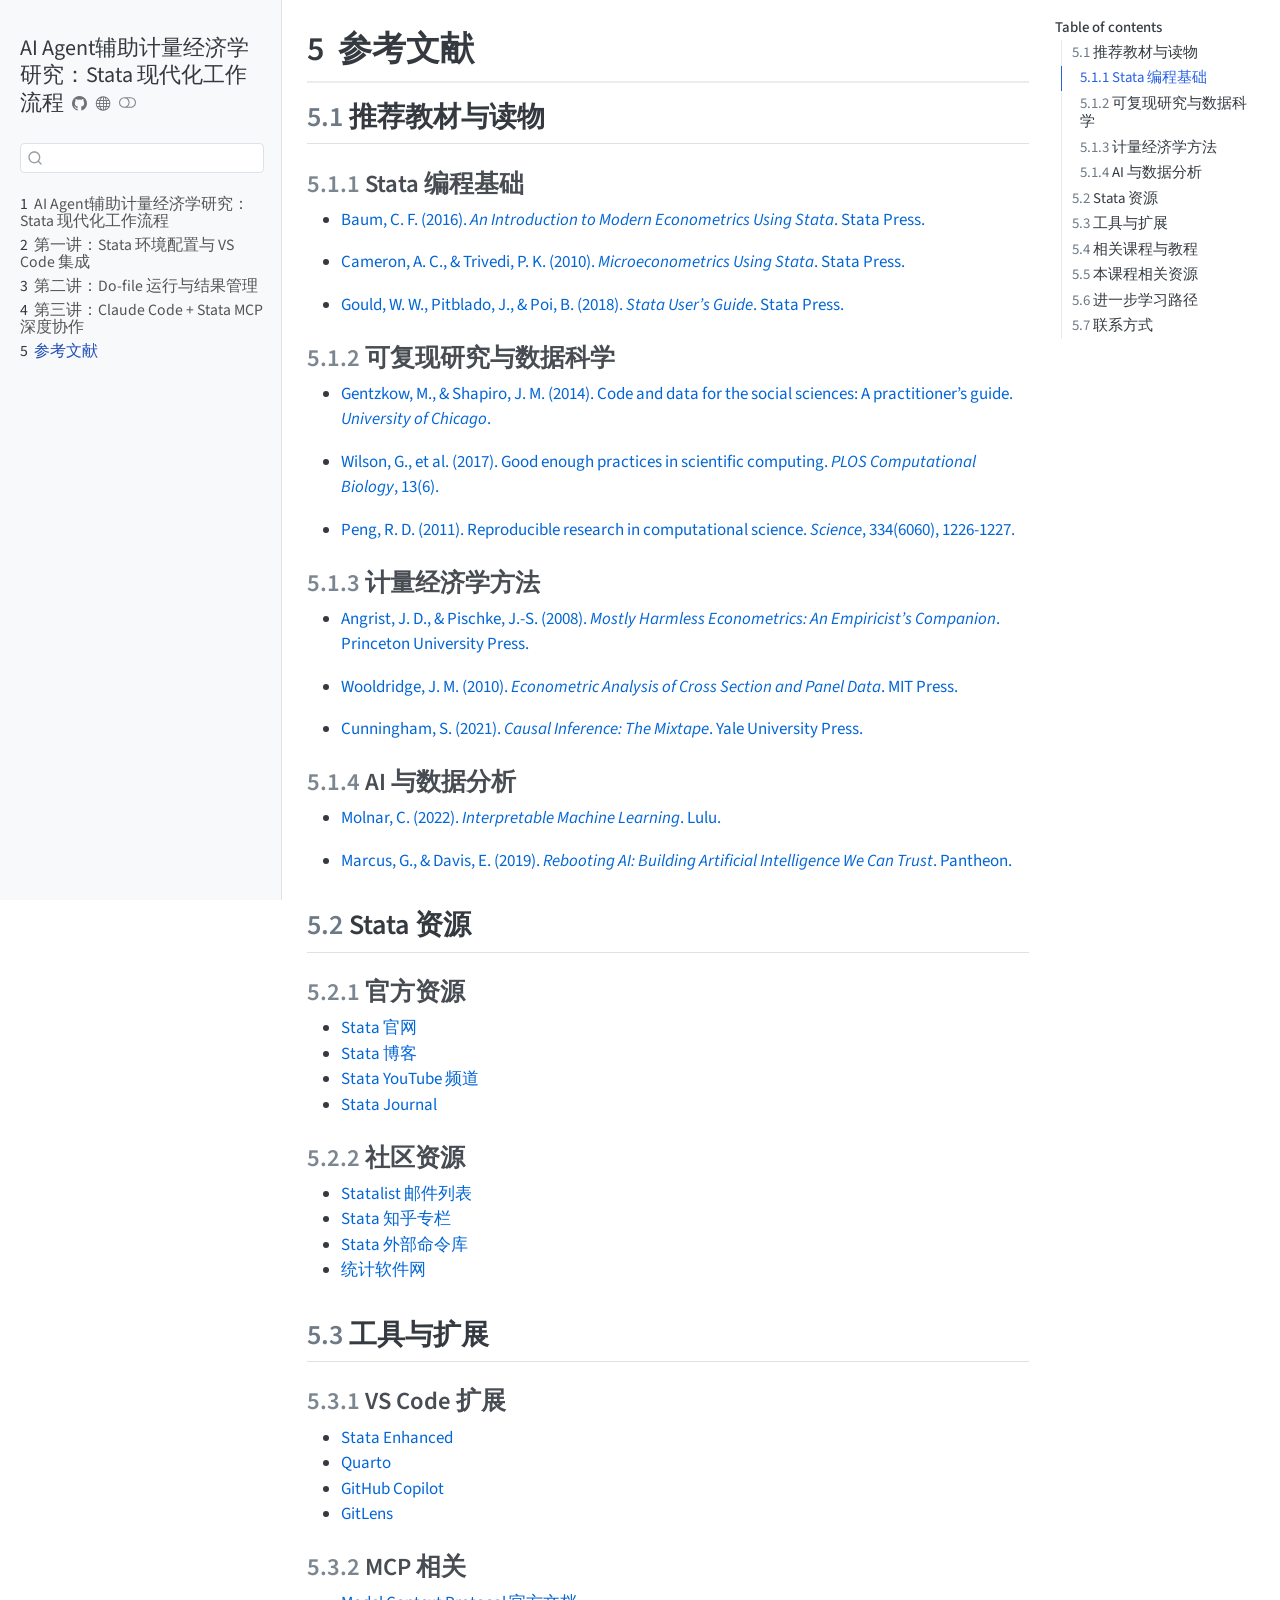
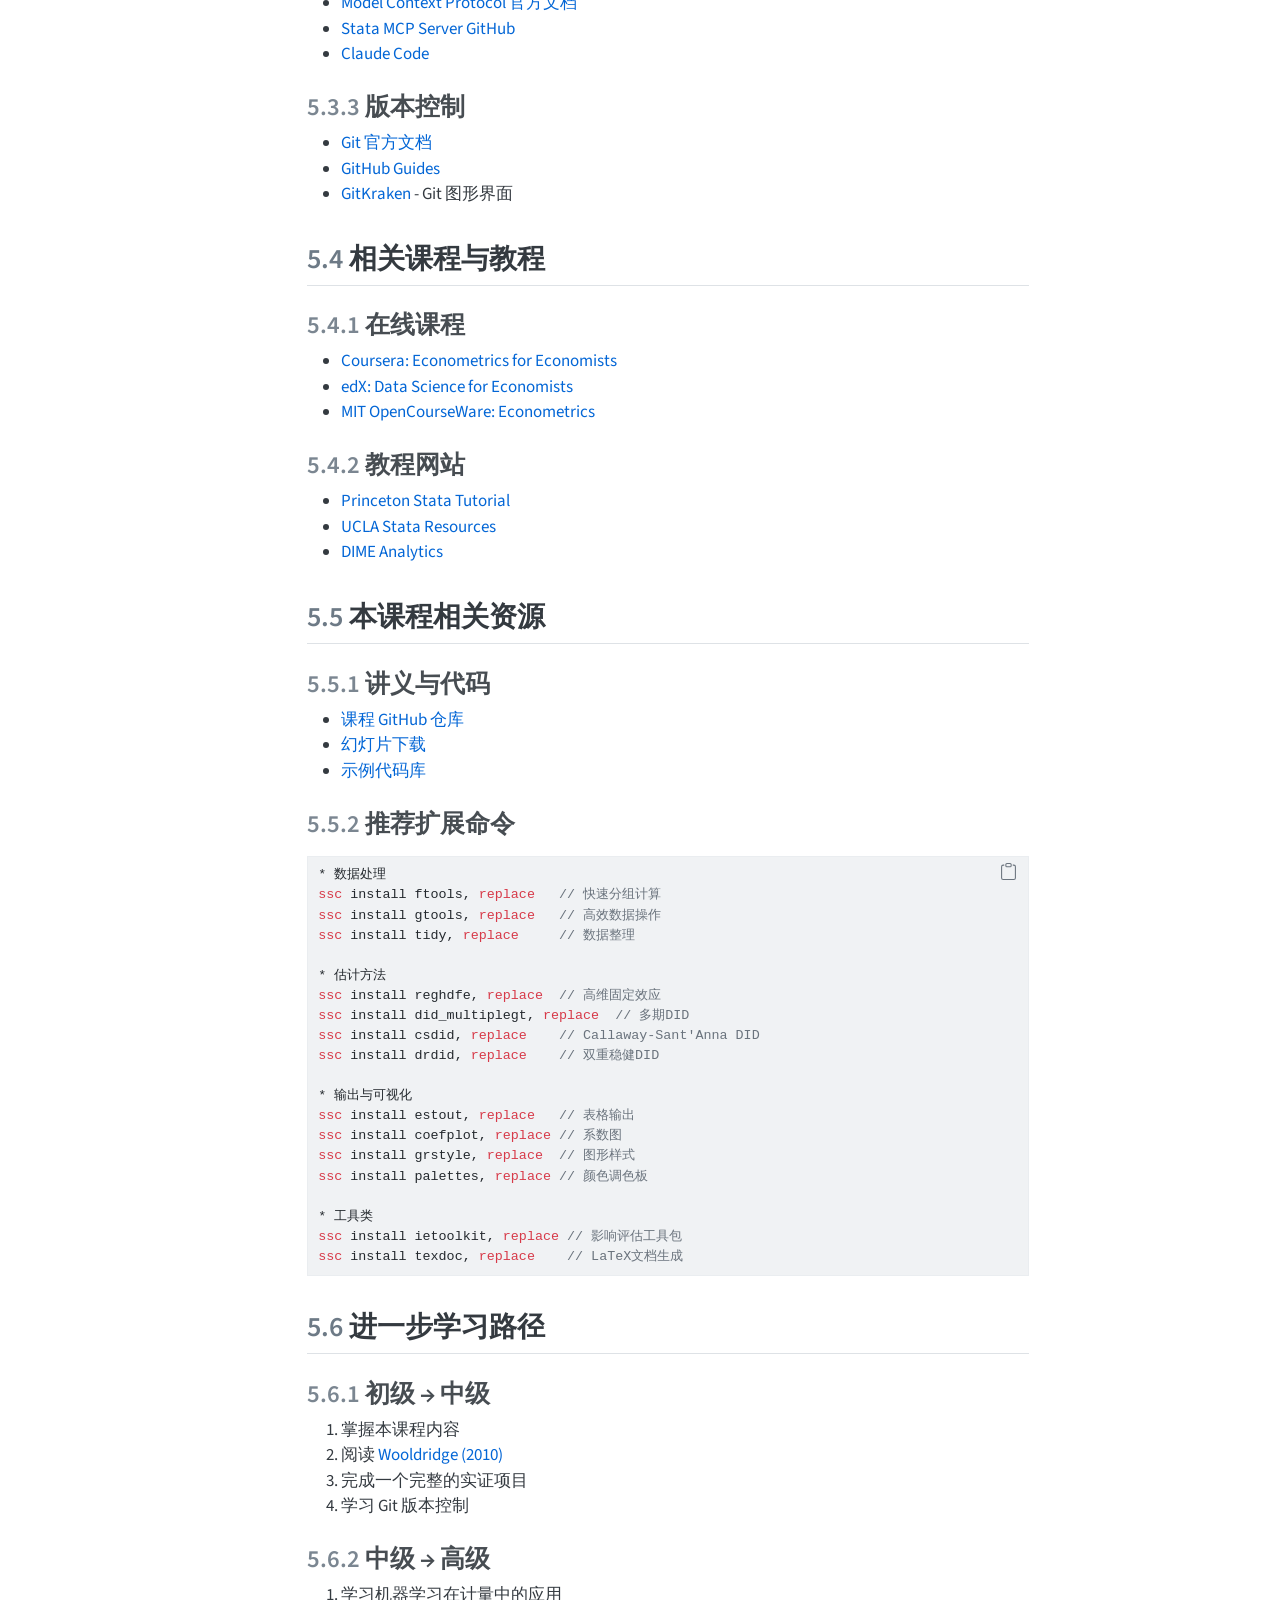
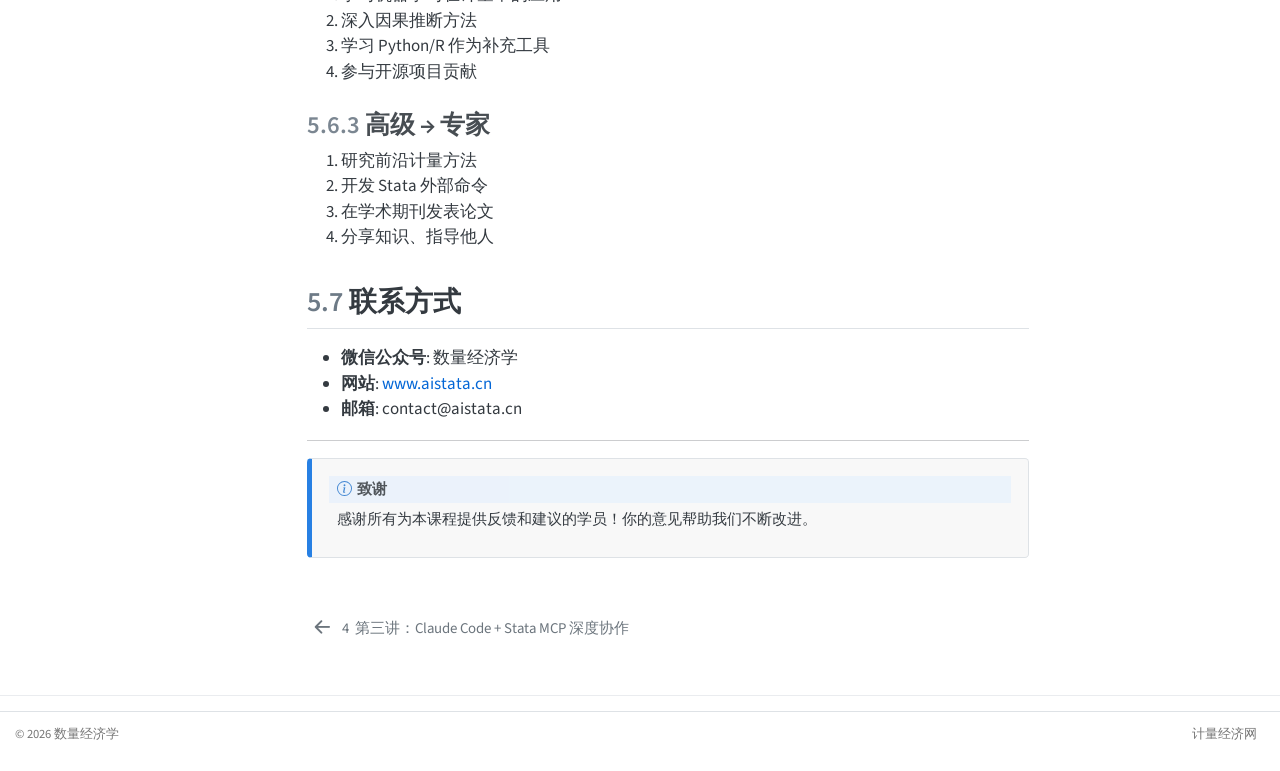
<file: docs/references.html>
<!DOCTYPE html>
<html xmlns="http://www.w3.org/1999/xhtml" lang="en" xml:lang="en"><head>

<meta charset="utf-8">
<meta name="generator" content="quarto-1.7.32">

<meta name="viewport" content="width=device-width, initial-scale=1.0, user-scalable=yes">

<meta name="description" content="在人工智能时代，经济学研究者需要一套完整的工具链来应对日益复杂的研究任务。">

<title>5&nbsp; 参考文献 – AI Agent辅助计量经济学研究：Stata 现代化工作流程</title>
<style>
code{white-space: pre-wrap;}
span.smallcaps{font-variant: small-caps;}
div.columns{display: flex; gap: min(4vw, 1.5em);}
div.column{flex: auto; overflow-x: auto;}
div.hanging-indent{margin-left: 1.5em; text-indent: -1.5em;}
ul.task-list{list-style: none;}
ul.task-list li input[type="checkbox"] {
  width: 0.8em;
  margin: 0 0.8em 0.2em -1em; /* quarto-specific, see https://github.com/quarto-dev/quarto-cli/issues/4556 */ 
  vertical-align: middle;
}
/* CSS for syntax highlighting */
html { -webkit-text-size-adjust: 100%; }
pre > code.sourceCode { white-space: pre; position: relative; }
pre > code.sourceCode > span { display: inline-block; line-height: 1.25; }
pre > code.sourceCode > span:empty { height: 1.2em; }
.sourceCode { overflow: visible; }
code.sourceCode > span { color: inherit; text-decoration: inherit; }
div.sourceCode { margin: 1em 0; }
pre.sourceCode { margin: 0; }
@media screen {
div.sourceCode { overflow: auto; }
}
@media print {
pre > code.sourceCode { white-space: pre-wrap; }
pre > code.sourceCode > span { text-indent: -5em; padding-left: 5em; }
}
pre.numberSource code
  { counter-reset: source-line 0; }
pre.numberSource code > span
  { position: relative; left: -4em; counter-increment: source-line; }
pre.numberSource code > span > a:first-child::before
  { content: counter(source-line);
    position: relative; left: -1em; text-align: right; vertical-align: baseline;
    border: none; display: inline-block;
    -webkit-touch-callout: none; -webkit-user-select: none;
    -khtml-user-select: none; -moz-user-select: none;
    -ms-user-select: none; user-select: none;
    padding: 0 4px; width: 4em;
  }
pre.numberSource { margin-left: 3em;  padding-left: 4px; }
div.sourceCode
  {   }
@media screen {
pre > code.sourceCode > span > a:first-child::before { text-decoration: underline; }
}
</style>


<script src="site_libs/quarto-nav/quarto-nav.js"></script>
<script src="site_libs/quarto-nav/headroom.min.js"></script>
<script src="site_libs/clipboard/clipboard.min.js"></script>
<script src="site_libs/quarto-search/autocomplete.umd.js"></script>
<script src="site_libs/quarto-search/fuse.min.js"></script>
<script src="site_libs/quarto-search/quarto-search.js"></script>
<meta name="quarto:offset" content="./">
<link href="./03-claude-stata-mcp.html" rel="prev">
<script src="site_libs/quarto-html/quarto.js" type="module"></script>
<script src="site_libs/quarto-html/tabsets/tabsets.js" type="module"></script>
<script src="site_libs/quarto-html/popper.min.js"></script>
<script src="site_libs/quarto-html/tippy.umd.min.js"></script>
<script src="site_libs/quarto-html/anchor.min.js"></script>
<link href="site_libs/quarto-html/tippy.css" rel="stylesheet">
<link href="site_libs/quarto-html/quarto-syntax-highlighting-234273d1456647dabc34a594ac50e507.css" rel="stylesheet" class="quarto-color-scheme" id="quarto-text-highlighting-styles">
<link href="site_libs/quarto-html/quarto-syntax-highlighting-dark-0348920b7671f696dc9078d39bff215e.css" rel="stylesheet" class="quarto-color-scheme quarto-color-alternate" id="quarto-text-highlighting-styles">
<link href="site_libs/quarto-html/quarto-syntax-highlighting-234273d1456647dabc34a594ac50e507.css" rel="stylesheet" class="quarto-color-scheme-extra" id="quarto-text-highlighting-styles">
<script src="site_libs/bootstrap/bootstrap.min.js"></script>
<link href="site_libs/bootstrap/bootstrap-icons.css" rel="stylesheet">
<link href="site_libs/bootstrap/bootstrap-103639876cd5f3e2b8a392fcf2f9a2f3.min.css" rel="stylesheet" append-hash="true" class="quarto-color-scheme" id="quarto-bootstrap" data-mode="light">
<link href="site_libs/bootstrap/bootstrap-dark-ad9cca29aab4925a61aee51ff66bf9c9.min.css" rel="stylesheet" append-hash="true" class="quarto-color-scheme quarto-color-alternate" id="quarto-bootstrap" data-mode="dark">
<link href="site_libs/bootstrap/bootstrap-103639876cd5f3e2b8a392fcf2f9a2f3.min.css" rel="stylesheet" append-hash="true" class="quarto-color-scheme-extra" id="quarto-bootstrap" data-mode="light">
<script id="quarto-search-options" type="application/json">{
  "location": "sidebar",
  "copy-button": false,
  "collapse-after": 3,
  "panel-placement": "start",
  "type": "textbox",
  "limit": 50,
  "keyboard-shortcut": [
    "f",
    "/",
    "s"
  ],
  "show-item-context": false,
  "language": {
    "search-no-results-text": "No results",
    "search-matching-documents-text": "matching documents",
    "search-copy-link-title": "Copy link to search",
    "search-hide-matches-text": "Hide additional matches",
    "search-more-match-text": "more match in this document",
    "search-more-matches-text": "more matches in this document",
    "search-clear-button-title": "Clear",
    "search-text-placeholder": "",
    "search-detached-cancel-button-title": "Cancel",
    "search-submit-button-title": "Submit",
    "search-label": "Search"
  }
}</script>
<style>html{ scroll-behavior: smooth; }</style>


<link rel="stylesheet" href="styles.css">
</head>

<body class="nav-sidebar docked quarto-light"><script id="quarto-html-before-body" type="application/javascript">
    const toggleBodyColorMode = (bsSheetEl) => {
      const mode = bsSheetEl.getAttribute("data-mode");
      const bodyEl = window.document.querySelector("body");
      if (mode === "dark") {
        bodyEl.classList.add("quarto-dark");
        bodyEl.classList.remove("quarto-light");
      } else {
        bodyEl.classList.add("quarto-light");
        bodyEl.classList.remove("quarto-dark");
      }
    }
    const toggleBodyColorPrimary = () => {
      const bsSheetEl = window.document.querySelector("link#quarto-bootstrap:not([rel=disabled-stylesheet])");
      if (bsSheetEl) {
        toggleBodyColorMode(bsSheetEl);
      }
    }
    const setColorSchemeToggle = (alternate) => {
      const toggles = window.document.querySelectorAll('.quarto-color-scheme-toggle');
      for (let i=0; i < toggles.length; i++) {
        const toggle = toggles[i];
        if (toggle) {
          if (alternate) {
            toggle.classList.add("alternate");
          } else {
            toggle.classList.remove("alternate");
          }
        }
      }
    };
    const toggleColorMode = (alternate) => {
      // Switch the stylesheets
      const primaryStylesheets = window.document.querySelectorAll('link.quarto-color-scheme:not(.quarto-color-alternate)');
      const alternateStylesheets = window.document.querySelectorAll('link.quarto-color-scheme.quarto-color-alternate');
      manageTransitions('#quarto-margin-sidebar .nav-link', false);
      if (alternate) {
        // note: dark is layered on light, we don't disable primary!
        enableStylesheet(alternateStylesheets);
        for (const sheetNode of alternateStylesheets) {
          if (sheetNode.id === "quarto-bootstrap") {
            toggleBodyColorMode(sheetNode);
          }
        }
      } else {
        disableStylesheet(alternateStylesheets);
        enableStylesheet(primaryStylesheets)
        toggleBodyColorPrimary();
      }
      manageTransitions('#quarto-margin-sidebar .nav-link', true);
      // Switch the toggles
      setColorSchemeToggle(alternate)
      // Hack to workaround the fact that safari doesn't
      // properly recolor the scrollbar when toggling (#1455)
      if (navigator.userAgent.indexOf('Safari') > 0 && navigator.userAgent.indexOf('Chrome') == -1) {
        manageTransitions("body", false);
        window.scrollTo(0, 1);
        setTimeout(() => {
          window.scrollTo(0, 0);
          manageTransitions("body", true);
        }, 40);
      }
    }
    const disableStylesheet = (stylesheets) => {
      for (let i=0; i < stylesheets.length; i++) {
        const stylesheet = stylesheets[i];
        stylesheet.rel = 'disabled-stylesheet';
      }
    }
    const enableStylesheet = (stylesheets) => {
      for (let i=0; i < stylesheets.length; i++) {
        const stylesheet = stylesheets[i];
        if(stylesheet.rel !== 'stylesheet') { // for Chrome, which will still FOUC without this check
          stylesheet.rel = 'stylesheet';
        }
      }
    }
    const manageTransitions = (selector, allowTransitions) => {
      const els = window.document.querySelectorAll(selector);
      for (let i=0; i < els.length; i++) {
        const el = els[i];
        if (allowTransitions) {
          el.classList.remove('notransition');
        } else {
          el.classList.add('notransition');
        }
      }
    }
    const isFileUrl = () => {
      return window.location.protocol === 'file:';
    }
    const hasAlternateSentinel = () => {
      let styleSentinel = getColorSchemeSentinel();
      if (styleSentinel !== null) {
        return styleSentinel === "alternate";
      } else {
        return false;
      }
    }
    const setStyleSentinel = (alternate) => {
      const value = alternate ? "alternate" : "default";
      if (!isFileUrl()) {
        window.localStorage.setItem("quarto-color-scheme", value);
      } else {
        localAlternateSentinel = value;
      }
    }
    const getColorSchemeSentinel = () => {
      if (!isFileUrl()) {
        const storageValue = window.localStorage.getItem("quarto-color-scheme");
        return storageValue != null ? storageValue : localAlternateSentinel;
      } else {
        return localAlternateSentinel;
      }
    }
    const toggleGiscusIfUsed = (isAlternate, darkModeDefault) => {
      const baseTheme = document.querySelector('#giscus-base-theme')?.value ?? 'light';
      const alternateTheme = document.querySelector('#giscus-alt-theme')?.value ?? 'dark';
      let newTheme = '';
      if(authorPrefersDark) {
        newTheme = isAlternate ? baseTheme : alternateTheme;
      } else {
        newTheme = isAlternate ? alternateTheme : baseTheme;
      }
      const changeGiscusTheme = () => {
        // From: https://github.com/giscus/giscus/issues/336
        const sendMessage = (message) => {
          const iframe = document.querySelector('iframe.giscus-frame');
          if (!iframe) return;
          iframe.contentWindow.postMessage({ giscus: message }, 'https://giscus.app');
        }
        sendMessage({
          setConfig: {
            theme: newTheme
          }
        });
      }
      const isGiscussLoaded = window.document.querySelector('iframe.giscus-frame') !== null;
      if (isGiscussLoaded) {
        changeGiscusTheme();
      }
    };
    const authorPrefersDark = false;
    const darkModeDefault = authorPrefersDark;
      document.querySelector('link#quarto-text-highlighting-styles.quarto-color-scheme-extra').rel = 'disabled-stylesheet';
      document.querySelector('link#quarto-bootstrap.quarto-color-scheme-extra').rel = 'disabled-stylesheet';
    let localAlternateSentinel = darkModeDefault ? 'alternate' : 'default';
    // Dark / light mode switch
    window.quartoToggleColorScheme = () => {
      // Read the current dark / light value
      let toAlternate = !hasAlternateSentinel();
      toggleColorMode(toAlternate);
      setStyleSentinel(toAlternate);
      toggleGiscusIfUsed(toAlternate, darkModeDefault);
      window.dispatchEvent(new Event('resize'));
    };
    // Switch to dark mode if need be
    if (hasAlternateSentinel()) {
      toggleColorMode(true);
    } else {
      toggleColorMode(false);
    }
  </script>

<div id="quarto-search-results"></div>
  <header id="quarto-header" class="headroom fixed-top">
  <nav class="quarto-secondary-nav">
    <div class="container-fluid d-flex">
      <button type="button" class="quarto-btn-toggle btn" data-bs-toggle="collapse" role="button" data-bs-target=".quarto-sidebar-collapse-item" aria-controls="quarto-sidebar" aria-expanded="false" aria-label="Toggle sidebar navigation" onclick="if (window.quartoToggleHeadroom) { window.quartoToggleHeadroom(); }">
        <i class="bi bi-layout-text-sidebar-reverse"></i>
      </button>
        <nav class="quarto-page-breadcrumbs" aria-label="breadcrumb"><ol class="breadcrumb"><li class="breadcrumb-item"><a href="./references.html"><span class="chapter-number">5</span>&nbsp; <span class="chapter-title">参考文献</span></a></li></ol></nav>
        <a class="flex-grow-1" role="navigation" data-bs-toggle="collapse" data-bs-target=".quarto-sidebar-collapse-item" aria-controls="quarto-sidebar" aria-expanded="false" aria-label="Toggle sidebar navigation" onclick="if (window.quartoToggleHeadroom) { window.quartoToggleHeadroom(); }">      
        </a>
      <button type="button" class="btn quarto-search-button" aria-label="Search" onclick="window.quartoOpenSearch();">
        <i class="bi bi-search"></i>
      </button>
    </div>
  </nav>
</header>
<!-- content -->
<div id="quarto-content" class="quarto-container page-columns page-rows-contents page-layout-article">
<!-- sidebar -->
  <nav id="quarto-sidebar" class="sidebar collapse collapse-horizontal quarto-sidebar-collapse-item sidebar-navigation docked overflow-auto">
    <div class="pt-lg-2 mt-2 text-left sidebar-header">
    <div class="sidebar-title mb-0 py-0">
      <a href="./">AI Agent辅助计量经济学研究：Stata 现代化工作流程</a> 
        <div class="sidebar-tools-main tools-wide">
    <a href="https://github.com/" title="GitHub" class="quarto-navigation-tool px-1" aria-label="GitHub"><i class="bi bi-github"></i></a>
    <a href="https://www.aistata.cn" title="计量经济网" class="quarto-navigation-tool px-1" aria-label="计量经济网"><i class="bi bi-globe"></i></a>
  <a href="" class="quarto-color-scheme-toggle quarto-navigation-tool  px-1" onclick="window.quartoToggleColorScheme(); return false;" title="Toggle dark mode"><i class="bi"></i></a>
</div>
    </div>
      </div>
        <div class="mt-2 flex-shrink-0 align-items-center">
        <div class="sidebar-search">
        <div id="quarto-search" class="" title="Search"></div>
        </div>
        </div>
    <div class="sidebar-menu-container"> 
    <ul class="list-unstyled mt-1">
        <li class="sidebar-item">
  <div class="sidebar-item-container"> 
  <a href="./index.html" class="sidebar-item-text sidebar-link">
 <span class="menu-text"><span class="chapter-number">1</span>&nbsp; <span class="chapter-title">AI Agent辅助计量经济学研究：Stata 现代化工作流程</span></span></a>
  </div>
</li>
        <li class="sidebar-item">
  <div class="sidebar-item-container"> 
  <a href="./01-stata-vscode.html" class="sidebar-item-text sidebar-link">
 <span class="menu-text"><span class="chapter-number">2</span>&nbsp; <span class="chapter-title">第一讲：Stata 环境配置与 VS Code 集成</span></span></a>
  </div>
</li>
        <li class="sidebar-item">
  <div class="sidebar-item-container"> 
  <a href="./02-dofile-management.html" class="sidebar-item-text sidebar-link">
 <span class="menu-text"><span class="chapter-number">3</span>&nbsp; <span class="chapter-title">第二讲：Do-file 运行与结果管理</span></span></a>
  </div>
</li>
        <li class="sidebar-item">
  <div class="sidebar-item-container"> 
  <a href="./03-claude-stata-mcp.html" class="sidebar-item-text sidebar-link">
 <span class="menu-text"><span class="chapter-number">4</span>&nbsp; <span class="chapter-title">第三讲：Claude Code + Stata MCP 深度协作</span></span></a>
  </div>
</li>
        <li class="sidebar-item">
  <div class="sidebar-item-container"> 
  <a href="./references.html" class="sidebar-item-text sidebar-link active">
 <span class="menu-text"><span class="chapter-number">5</span>&nbsp; <span class="chapter-title">参考文献</span></span></a>
  </div>
</li>
    </ul>
    </div>
</nav>
<div id="quarto-sidebar-glass" class="quarto-sidebar-collapse-item" data-bs-toggle="collapse" data-bs-target=".quarto-sidebar-collapse-item"></div>
<!-- margin-sidebar -->
    <div id="quarto-margin-sidebar" class="sidebar margin-sidebar">
        <nav id="TOC" role="doc-toc" class="toc-active">
    <h2 id="toc-title">Table of contents</h2>
   
  <ul>
  <li><a href="#推荐教材与读物" id="toc-推荐教材与读物" class="nav-link active" data-scroll-target="#推荐教材与读物"><span class="header-section-number">5.1</span> 推荐教材与读物</a>
  <ul class="collapse">
  <li><a href="#stata-编程基础" id="toc-stata-编程基础" class="nav-link" data-scroll-target="#stata-编程基础"><span class="header-section-number">5.1.1</span> Stata 编程基础</a></li>
  <li><a href="#可复现研究与数据科学" id="toc-可复现研究与数据科学" class="nav-link" data-scroll-target="#可复现研究与数据科学"><span class="header-section-number">5.1.2</span> 可复现研究与数据科学</a></li>
  <li><a href="#计量经济学方法" id="toc-计量经济学方法" class="nav-link" data-scroll-target="#计量经济学方法"><span class="header-section-number">5.1.3</span> 计量经济学方法</a></li>
  <li><a href="#ai-与数据分析" id="toc-ai-与数据分析" class="nav-link" data-scroll-target="#ai-与数据分析"><span class="header-section-number">5.1.4</span> AI 与数据分析</a></li>
  </ul></li>
  <li><a href="#stata-资源" id="toc-stata-资源" class="nav-link" data-scroll-target="#stata-资源"><span class="header-section-number">5.2</span> Stata 资源</a>
  <ul class="collapse">
  <li><a href="#官方资源" id="toc-官方资源" class="nav-link" data-scroll-target="#官方资源"><span class="header-section-number">5.2.1</span> 官方资源</a></li>
  <li><a href="#社区资源" id="toc-社区资源" class="nav-link" data-scroll-target="#社区资源"><span class="header-section-number">5.2.2</span> 社区资源</a></li>
  </ul></li>
  <li><a href="#工具与扩展" id="toc-工具与扩展" class="nav-link" data-scroll-target="#工具与扩展"><span class="header-section-number">5.3</span> 工具与扩展</a>
  <ul class="collapse">
  <li><a href="#vs-code-扩展" id="toc-vs-code-扩展" class="nav-link" data-scroll-target="#vs-code-扩展"><span class="header-section-number">5.3.1</span> VS Code 扩展</a></li>
  <li><a href="#mcp-相关" id="toc-mcp-相关" class="nav-link" data-scroll-target="#mcp-相关"><span class="header-section-number">5.3.2</span> MCP 相关</a></li>
  <li><a href="#版本控制" id="toc-版本控制" class="nav-link" data-scroll-target="#版本控制"><span class="header-section-number">5.3.3</span> 版本控制</a></li>
  </ul></li>
  <li><a href="#相关课程与教程" id="toc-相关课程与教程" class="nav-link" data-scroll-target="#相关课程与教程"><span class="header-section-number">5.4</span> 相关课程与教程</a>
  <ul class="collapse">
  <li><a href="#在线课程" id="toc-在线课程" class="nav-link" data-scroll-target="#在线课程"><span class="header-section-number">5.4.1</span> 在线课程</a></li>
  <li><a href="#教程网站" id="toc-教程网站" class="nav-link" data-scroll-target="#教程网站"><span class="header-section-number">5.4.2</span> 教程网站</a></li>
  </ul></li>
  <li><a href="#本课程相关资源" id="toc-本课程相关资源" class="nav-link" data-scroll-target="#本课程相关资源"><span class="header-section-number">5.5</span> 本课程相关资源</a>
  <ul class="collapse">
  <li><a href="#讲义与代码" id="toc-讲义与代码" class="nav-link" data-scroll-target="#讲义与代码"><span class="header-section-number">5.5.1</span> 讲义与代码</a></li>
  <li><a href="#推荐扩展命令" id="toc-推荐扩展命令" class="nav-link" data-scroll-target="#推荐扩展命令"><span class="header-section-number">5.5.2</span> 推荐扩展命令</a></li>
  </ul></li>
  <li><a href="#进一步学习路径" id="toc-进一步学习路径" class="nav-link" data-scroll-target="#进一步学习路径"><span class="header-section-number">5.6</span> 进一步学习路径</a>
  <ul class="collapse">
  <li><a href="#初级-中级" id="toc-初级-中级" class="nav-link" data-scroll-target="#初级-中级"><span class="header-section-number">5.6.1</span> 初级 → 中级</a></li>
  <li><a href="#中级-高级" id="toc-中级-高级" class="nav-link" data-scroll-target="#中级-高级"><span class="header-section-number">5.6.2</span> 中级 → 高级</a></li>
  <li><a href="#高级-专家" id="toc-高级-专家" class="nav-link" data-scroll-target="#高级-专家"><span class="header-section-number">5.6.3</span> 高级 → 专家</a></li>
  </ul></li>
  <li><a href="#联系方式" id="toc-联系方式" class="nav-link" data-scroll-target="#联系方式"><span class="header-section-number">5.7</span> 联系方式</a></li>
  </ul>
</nav>
    </div>
<!-- main -->
<main class="content" id="quarto-document-content">


<header id="title-block-header" class="quarto-title-block default">
<div class="quarto-title">
<h1 class="title"><span id="references" class="quarto-section-identifier"><span class="chapter-number">5</span>&nbsp; <span class="chapter-title">参考文献</span></span></h1>
</div>



<div class="quarto-title-meta">

    
  
    
  </div>
  


</header>


<section id="推荐教材与读物" class="level2" data-number="5.1">
<h2 data-number="5.1" class="anchored" data-anchor-id="推荐教材与读物"><span class="header-section-number">5.1</span> 推荐教材与读物</h2>
<section id="stata-编程基础" class="level3" data-number="5.1.1">
<h3 data-number="5.1.1" class="anchored" data-anchor-id="stata-编程基础"><span class="header-section-number">5.1.1</span> Stata 编程基础</h3>
<ul>
<li><p><a href="https://www.stata-press.com/books/introduction-modern-econometrics-using-stata-second-edition/">Baum, C. F. (2016). <em>An Introduction to Modern Econometrics Using Stata</em>. Stata Press.</a></p></li>
<li><p><a href="https://www.stata-press.com/books/microeconometrics-using-stata/">Cameron, A. C., &amp; Trivedi, P. K. (2010). <em>Microeconometrics Using Stata</em>. Stata Press.</a></p></li>
<li><p><a href="https://www.stata.com/features/documentation/">Gould, W. W., Pitblado, J., &amp; Poi, B. (2018). <em>Stata User’s Guide</em>. Stata Press.</a></p></li>
</ul>
</section>
<section id="可复现研究与数据科学" class="level3" data-number="5.1.2">
<h3 data-number="5.1.2" class="anchored" data-anchor-id="可复现研究与数据科学"><span class="header-section-number">5.1.2</span> 可复现研究与数据科学</h3>
<ul>
<li><p><a href="https://web.stanford.edu/~gentzkow/research/CodeAndData.pdf">Gentzkow, M., &amp; Shapiro, J. M. (2014). Code and data for the social sciences: A practitioner’s guide. <em>University of Chicago</em>.</a></p></li>
<li><p><a href="https://journals.plos.org/ploscompbiol/article?id=10.1371/journal.pcbi.1005510">Wilson, G., et al.&nbsp;(2017). Good enough practices in scientific computing. <em>PLOS Computational Biology</em>, 13(6).</a></p></li>
<li><p><a href="https://www.science.org/doi/10.1126/science.1213847">Peng, R. D. (2011). Reproducible research in computational science. <em>Science</em>, 334(6060), 1226-1227.</a></p></li>
</ul>
</section>
<section id="计量经济学方法" class="level3" data-number="5.1.3">
<h3 data-number="5.1.3" class="anchored" data-anchor-id="计量经济学方法"><span class="header-section-number">5.1.3</span> 计量经济学方法</h3>
<ul>
<li><p><a href="https://www.mostlyharmlesseconometrics.com/">Angrist, J. D., &amp; Pischke, J.-S. (2008). <em>Mostly Harmless Econometrics: An Empiricist’s Companion</em>. Princeton University Press.</a></p></li>
<li><p><a href="https://mitpress.mit.edu/books/econometric-analysis-cross-section-and-panel-data-second-edition">Wooldridge, J. M. (2010). <em>Econometric Analysis of Cross Section and Panel Data</em>. MIT Press.</a></p></li>
<li><p><a href="https://mixtape.scunning.com/">Cunningham, S. (2021). <em>Causal Inference: The Mixtape</em>. Yale University Press.</a></p></li>
</ul>
</section>
<section id="ai-与数据分析" class="level3" data-number="5.1.4">
<h3 data-number="5.1.4" class="anchored" data-anchor-id="ai-与数据分析"><span class="header-section-number">5.1.4</span> AI 与数据分析</h3>
<ul>
<li><p><a href="https://christophm.github.io/interpretable-ml-book/">Molnar, C. (2022). <em>Interpretable Machine Learning</em>. Lulu.</a></p></li>
<li><p><a href="https://rebooting.ai/">Marcus, G., &amp; Davis, E. (2019). <em>Rebooting AI: Building Artificial Intelligence We Can Trust</em>. Pantheon.</a></p></li>
</ul>
</section>
</section>
<section id="stata-资源" class="level2" data-number="5.2">
<h2 data-number="5.2" class="anchored" data-anchor-id="stata-资源"><span class="header-section-number">5.2</span> Stata 资源</h2>
<section id="官方资源" class="level3" data-number="5.2.1">
<h3 data-number="5.2.1" class="anchored" data-anchor-id="官方资源"><span class="header-section-number">5.2.1</span> 官方资源</h3>
<ul>
<li><a href="https://www.stata.com/">Stata 官网</a></li>
<li><a href="https://blog.stata.com/">Stata 博客</a></li>
<li><a href="https://www.youtube.com/user/StataLLC">Stata YouTube 频道</a></li>
<li><a href="https://www.stata-journal.com/">Stata Journal</a></li>
</ul>
</section>
<section id="社区资源" class="level3" data-number="5.2.2">
<h3 data-number="5.2.2" class="anchored" data-anchor-id="社区资源"><span class="header-section-number">5.2.2</span> 社区资源</h3>
<ul>
<li><a href="https://www.statalist.org/">Statalist 邮件列表</a></li>
<li><a href="https://www.zhihu.com/column/stata">Stata 知乎专栏</a></li>
<li><a href="https://www.stata.com/stb/">Stata 外部命令库</a></li>
<li><a href="https://www.stata-ps.com/">统计软件网</a></li>
</ul>
</section>
</section>
<section id="工具与扩展" class="level2" data-number="5.3">
<h2 data-number="5.3" class="anchored" data-anchor-id="工具与扩展"><span class="header-section-number">5.3</span> 工具与扩展</h2>
<section id="vs-code-扩展" class="level3" data-number="5.3.1">
<h3 data-number="5.3.1" class="anchored" data-anchor-id="vs-code-扩展"><span class="header-section-number">5.3.1</span> VS Code 扩展</h3>
<ul>
<li><a href="https://marketplace.visualstudio.com/items?itemName=kylebarron.stata-enhanced">Stata Enhanced</a></li>
<li><a href="https://marketplace.visualstudio.com/items?itemName=quarto.quarto">Quarto</a></li>
<li><a href="https://marketplace.visualstudio.com/items?itemName=GitHub.copilot">GitHub Copilot</a></li>
<li><a href="https://marketplace.visualstudio.com/items?itemName=eamodio.gitlens">GitLens</a></li>
</ul>
</section>
<section id="mcp-相关" class="level3" data-number="5.3.2">
<h3 data-number="5.3.2" class="anchored" data-anchor-id="mcp-相关"><span class="header-section-number">5.3.2</span> MCP 相关</h3>
<ul>
<li><a href="https://modelcontextprotocol.io/">Model Context Protocol 官方文档</a></li>
<li><a href="https://github.com/anthropic/stata-mcp">Stata MCP Server GitHub</a></li>
<li><a href="https://anthropic.com/claude-code">Claude Code</a></li>
</ul>
</section>
<section id="版本控制" class="level3" data-number="5.3.3">
<h3 data-number="5.3.3" class="anchored" data-anchor-id="版本控制"><span class="header-section-number">5.3.3</span> 版本控制</h3>
<ul>
<li><a href="https://git-scm.com/doc">Git 官方文档</a></li>
<li><a href="https://guides.github.com/">GitHub Guides</a></li>
<li><a href="https://www.gitkraken.com/">GitKraken</a> - Git 图形界面</li>
</ul>
</section>
</section>
<section id="相关课程与教程" class="level2" data-number="5.4">
<h2 data-number="5.4" class="anchored" data-anchor-id="相关课程与教程"><span class="header-section-number">5.4</span> 相关课程与教程</h2>
<section id="在线课程" class="level3" data-number="5.4.1">
<h3 data-number="5.4.1" class="anchored" data-anchor-id="在线课程"><span class="header-section-number">5.4.1</span> 在线课程</h3>
<ul>
<li><a href="https://www.coursera.org/">Coursera: Econometrics for Economists</a></li>
<li><a href="https://www.edx.org/">edX: Data Science for Economists</a></li>
<li><a href="https://ocw.mit.edu/">MIT OpenCourseWare: Econometrics</a></li>
</ul>
</section>
<section id="教程网站" class="level3" data-number="5.4.2">
<h3 data-number="5.4.2" class="anchored" data-anchor-id="教程网站"><span class="header-section-number">5.4.2</span> 教程网站</h3>
<ul>
<li><a href="https://data.princeton.edu/stata">Princeton Stata Tutorial</a></li>
<li><a href="https://stats.oarc.com/stata/">UCLA Stata Resources</a></li>
<li><a href="https://worldbank.github.io/dime-data-handbook/">DIME Analytics</a></li>
</ul>
</section>
</section>
<section id="本课程相关资源" class="level2" data-number="5.5">
<h2 data-number="5.5" class="anchored" data-anchor-id="本课程相关资源"><span class="header-section-number">5.5</span> 本课程相关资源</h2>
<section id="讲义与代码" class="level3" data-number="5.5.1">
<h3 data-number="5.5.1" class="anchored" data-anchor-id="讲义与代码"><span class="header-section-number">5.5.1</span> 讲义与代码</h3>
<ul>
<li><a href="https://github.com/">课程 GitHub 仓库</a></li>
<li><a href="https://www.aistata.cn/">幻灯片下载</a></li>
<li><a href="https://github.com/">示例代码库</a></li>
</ul>
</section>
<section id="推荐扩展命令" class="level3" data-number="5.5.2">
<h3 data-number="5.5.2" class="anchored" data-anchor-id="推荐扩展命令"><span class="header-section-number">5.5.2</span> 推荐扩展命令</h3>
<div class="sourceCode" id="cb1"><pre class="sourceCode stata code-with-copy"><code class="sourceCode stata"><span id="cb1-1"><a href="#cb1-1" aria-hidden="true" tabindex="-1"></a>* 数据处理</span>
<span id="cb1-2"><a href="#cb1-2" aria-hidden="true" tabindex="-1"></a><span class="kw">ssc</span> install ftools, <span class="kw">replace</span>   <span class="co">// 快速分组计算</span></span>
<span id="cb1-3"><a href="#cb1-3" aria-hidden="true" tabindex="-1"></a><span class="kw">ssc</span> install gtools, <span class="kw">replace</span>   <span class="co">// 高效数据操作</span></span>
<span id="cb1-4"><a href="#cb1-4" aria-hidden="true" tabindex="-1"></a><span class="kw">ssc</span> install tidy, <span class="kw">replace</span>     <span class="co">// 数据整理</span></span>
<span id="cb1-5"><a href="#cb1-5" aria-hidden="true" tabindex="-1"></a></span>
<span id="cb1-6"><a href="#cb1-6" aria-hidden="true" tabindex="-1"></a>* 估计方法</span>
<span id="cb1-7"><a href="#cb1-7" aria-hidden="true" tabindex="-1"></a><span class="kw">ssc</span> install reghdfe, <span class="kw">replace</span>  <span class="co">// 高维固定效应</span></span>
<span id="cb1-8"><a href="#cb1-8" aria-hidden="true" tabindex="-1"></a><span class="kw">ssc</span> install did_multiplegt, <span class="kw">replace</span>  <span class="co">// 多期DID</span></span>
<span id="cb1-9"><a href="#cb1-9" aria-hidden="true" tabindex="-1"></a><span class="kw">ssc</span> install csdid, <span class="kw">replace</span>    <span class="co">// Callaway-Sant'Anna DID</span></span>
<span id="cb1-10"><a href="#cb1-10" aria-hidden="true" tabindex="-1"></a><span class="kw">ssc</span> install drdid, <span class="kw">replace</span>    <span class="co">// 双重稳健DID</span></span>
<span id="cb1-11"><a href="#cb1-11" aria-hidden="true" tabindex="-1"></a></span>
<span id="cb1-12"><a href="#cb1-12" aria-hidden="true" tabindex="-1"></a>* 输出与可视化</span>
<span id="cb1-13"><a href="#cb1-13" aria-hidden="true" tabindex="-1"></a><span class="kw">ssc</span> install estout, <span class="kw">replace</span>   <span class="co">// 表格输出</span></span>
<span id="cb1-14"><a href="#cb1-14" aria-hidden="true" tabindex="-1"></a><span class="kw">ssc</span> install coefplot, <span class="kw">replace</span> <span class="co">// 系数图</span></span>
<span id="cb1-15"><a href="#cb1-15" aria-hidden="true" tabindex="-1"></a><span class="kw">ssc</span> install grstyle, <span class="kw">replace</span>  <span class="co">// 图形样式</span></span>
<span id="cb1-16"><a href="#cb1-16" aria-hidden="true" tabindex="-1"></a><span class="kw">ssc</span> install palettes, <span class="kw">replace</span> <span class="co">// 颜色调色板</span></span>
<span id="cb1-17"><a href="#cb1-17" aria-hidden="true" tabindex="-1"></a></span>
<span id="cb1-18"><a href="#cb1-18" aria-hidden="true" tabindex="-1"></a>* 工具类</span>
<span id="cb1-19"><a href="#cb1-19" aria-hidden="true" tabindex="-1"></a><span class="kw">ssc</span> install ietoolkit, <span class="kw">replace</span> <span class="co">// 影响评估工具包</span></span>
<span id="cb1-20"><a href="#cb1-20" aria-hidden="true" tabindex="-1"></a><span class="kw">ssc</span> install texdoc, <span class="kw">replace</span>    <span class="co">// LaTeX文档生成</span></span></code><button title="Copy to Clipboard" class="code-copy-button"><i class="bi"></i></button></pre></div>
</section>
</section>
<section id="进一步学习路径" class="level2" data-number="5.6">
<h2 data-number="5.6" class="anchored" data-anchor-id="进一步学习路径"><span class="header-section-number">5.6</span> 进一步学习路径</h2>
<section id="初级-中级" class="level3" data-number="5.6.1">
<h3 data-number="5.6.1" class="anchored" data-anchor-id="初级-中级"><span class="header-section-number">5.6.1</span> 初级 → 中级</h3>
<ol type="1">
<li>掌握本课程内容</li>
<li>阅读 <a href="https://mitpress.mit.edu/books/econometric-analysis-cross-section-and-panel-data-second-edition">Wooldridge (2010)</a></li>
<li>完成一个完整的实证项目</li>
<li>学习 Git 版本控制</li>
</ol>
</section>
<section id="中级-高级" class="level3" data-number="5.6.2">
<h3 data-number="5.6.2" class="anchored" data-anchor-id="中级-高级"><span class="header-section-number">5.6.2</span> 中级 → 高级</h3>
<ol type="1">
<li>学习机器学习在计量中的应用</li>
<li>深入因果推断方法</li>
<li>学习 Python/R 作为补充工具</li>
<li>参与开源项目贡献</li>
</ol>
</section>
<section id="高级-专家" class="level3" data-number="5.6.3">
<h3 data-number="5.6.3" class="anchored" data-anchor-id="高级-专家"><span class="header-section-number">5.6.3</span> 高级 → 专家</h3>
<ol type="1">
<li>研究前沿计量方法</li>
<li>开发 Stata 外部命令</li>
<li>在学术期刊发表论文</li>
<li>分享知识、指导他人</li>
</ol>
</section>
</section>
<section id="联系方式" class="level2" data-number="5.7">
<h2 data-number="5.7" class="anchored" data-anchor-id="联系方式"><span class="header-section-number">5.7</span> 联系方式</h2>
<ul>
<li><strong>微信公众号</strong>: 数量经济学</li>
<li><strong>网站</strong>: <a href="https://www.aistata.cn">www.aistata.cn</a></li>
<li><strong>邮箱</strong>: contact@aistata.cn</li>
</ul>
<hr>
<div class="callout callout-style-default callout-note callout-titled">
<div class="callout-header d-flex align-content-center">
<div class="callout-icon-container">
<i class="callout-icon"></i>
</div>
<div class="callout-title-container flex-fill">
致谢
</div>
</div>
<div class="callout-body-container callout-body">
<p>感谢所有为本课程提供反馈和建议的学员！你的意见帮助我们不断改进。</p>
</div>
</div>


</section>

</main> <!-- /main -->
<script id="quarto-html-after-body" type="application/javascript">
  window.document.addEventListener("DOMContentLoaded", function (event) {
    // Ensure there is a toggle, if there isn't float one in the top right
    if (window.document.querySelector('.quarto-color-scheme-toggle') === null) {
      const a = window.document.createElement('a');
      a.classList.add('top-right');
      a.classList.add('quarto-color-scheme-toggle');
      a.href = "";
      a.onclick = function() { try { window.quartoToggleColorScheme(); } catch {} return false; };
      const i = window.document.createElement("i");
      i.classList.add('bi');
      a.appendChild(i);
      window.document.body.appendChild(a);
    }
    setColorSchemeToggle(hasAlternateSentinel())
    const icon = "";
    const anchorJS = new window.AnchorJS();
    anchorJS.options = {
      placement: 'right',
      icon: icon
    };
    anchorJS.add('.anchored');
    const isCodeAnnotation = (el) => {
      for (const clz of el.classList) {
        if (clz.startsWith('code-annotation-')) {                     
          return true;
        }
      }
      return false;
    }
    const onCopySuccess = function(e) {
      // button target
      const button = e.trigger;
      // don't keep focus
      button.blur();
      // flash "checked"
      button.classList.add('code-copy-button-checked');
      var currentTitle = button.getAttribute("title");
      button.setAttribute("title", "Copied!");
      let tooltip;
      if (window.bootstrap) {
        button.setAttribute("data-bs-toggle", "tooltip");
        button.setAttribute("data-bs-placement", "left");
        button.setAttribute("data-bs-title", "Copied!");
        tooltip = new bootstrap.Tooltip(button, 
          { trigger: "manual", 
            customClass: "code-copy-button-tooltip",
            offset: [0, -8]});
        tooltip.show();    
      }
      setTimeout(function() {
        if (tooltip) {
          tooltip.hide();
          button.removeAttribute("data-bs-title");
          button.removeAttribute("data-bs-toggle");
          button.removeAttribute("data-bs-placement");
        }
        button.setAttribute("title", currentTitle);
        button.classList.remove('code-copy-button-checked');
      }, 1000);
      // clear code selection
      e.clearSelection();
    }
    const getTextToCopy = function(trigger) {
        const codeEl = trigger.previousElementSibling.cloneNode(true);
        for (const childEl of codeEl.children) {
          if (isCodeAnnotation(childEl)) {
            childEl.remove();
          }
        }
        return codeEl.innerText;
    }
    const clipboard = new window.ClipboardJS('.code-copy-button:not([data-in-quarto-modal])', {
      text: getTextToCopy
    });
    clipboard.on('success', onCopySuccess);
    if (window.document.getElementById('quarto-embedded-source-code-modal')) {
      const clipboardModal = new window.ClipboardJS('.code-copy-button[data-in-quarto-modal]', {
        text: getTextToCopy,
        container: window.document.getElementById('quarto-embedded-source-code-modal')
      });
      clipboardModal.on('success', onCopySuccess);
    }
      var localhostRegex = new RegExp(/^(?:http|https):\/\/localhost\:?[0-9]*\//);
      var mailtoRegex = new RegExp(/^mailto:/);
        var filterRegex = new RegExp('/' + window.location.host + '/');
      var isInternal = (href) => {
          return filterRegex.test(href) || localhostRegex.test(href) || mailtoRegex.test(href);
      }
      // Inspect non-navigation links and adorn them if external
     var links = window.document.querySelectorAll('a[href]:not(.nav-link):not(.navbar-brand):not(.toc-action):not(.sidebar-link):not(.sidebar-item-toggle):not(.pagination-link):not(.no-external):not([aria-hidden]):not(.dropdown-item):not(.quarto-navigation-tool):not(.about-link)');
      for (var i=0; i<links.length; i++) {
        const link = links[i];
        if (!isInternal(link.href)) {
          // undo the damage that might have been done by quarto-nav.js in the case of
          // links that we want to consider external
          if (link.dataset.originalHref !== undefined) {
            link.href = link.dataset.originalHref;
          }
            // target, if specified
            link.setAttribute("target", "_blank");
            if (link.getAttribute("rel") === null) {
              link.setAttribute("rel", "noopener");
            }
        }
      }
    function tippyHover(el, contentFn, onTriggerFn, onUntriggerFn) {
      const config = {
        allowHTML: true,
        maxWidth: 500,
        delay: 100,
        arrow: false,
        appendTo: function(el) {
            return el.parentElement;
        },
        interactive: true,
        interactiveBorder: 10,
        theme: 'quarto',
        placement: 'bottom-start',
      };
      if (contentFn) {
        config.content = contentFn;
      }
      if (onTriggerFn) {
        config.onTrigger = onTriggerFn;
      }
      if (onUntriggerFn) {
        config.onUntrigger = onUntriggerFn;
      }
      window.tippy(el, config); 
    }
    const noterefs = window.document.querySelectorAll('a[role="doc-noteref"]');
    for (var i=0; i<noterefs.length; i++) {
      const ref = noterefs[i];
      tippyHover(ref, function() {
        // use id or data attribute instead here
        let href = ref.getAttribute('data-footnote-href') || ref.getAttribute('href');
        try { href = new URL(href).hash; } catch {}
        const id = href.replace(/^#\/?/, "");
        const note = window.document.getElementById(id);
        if (note) {
          return note.innerHTML;
        } else {
          return "";
        }
      });
    }
    const xrefs = window.document.querySelectorAll('a.quarto-xref');
    const processXRef = (id, note) => {
      // Strip column container classes
      const stripColumnClz = (el) => {
        el.classList.remove("page-full", "page-columns");
        if (el.children) {
          for (const child of el.children) {
            stripColumnClz(child);
          }
        }
      }
      stripColumnClz(note)
      if (id === null || id.startsWith('sec-')) {
        // Special case sections, only their first couple elements
        const container = document.createElement("div");
        if (note.children && note.children.length > 2) {
          container.appendChild(note.children[0].cloneNode(true));
          for (let i = 1; i < note.children.length; i++) {
            const child = note.children[i];
            if (child.tagName === "P" && child.innerText === "") {
              continue;
            } else {
              container.appendChild(child.cloneNode(true));
              break;
            }
          }
          if (window.Quarto?.typesetMath) {
            window.Quarto.typesetMath(container);
          }
          return container.innerHTML
        } else {
          if (window.Quarto?.typesetMath) {
            window.Quarto.typesetMath(note);
          }
          return note.innerHTML;
        }
      } else {
        // Remove any anchor links if they are present
        const anchorLink = note.querySelector('a.anchorjs-link');
        if (anchorLink) {
          anchorLink.remove();
        }
        if (window.Quarto?.typesetMath) {
          window.Quarto.typesetMath(note);
        }
        if (note.classList.contains("callout")) {
          return note.outerHTML;
        } else {
          return note.innerHTML;
        }
      }
    }
    for (var i=0; i<xrefs.length; i++) {
      const xref = xrefs[i];
      tippyHover(xref, undefined, function(instance) {
        instance.disable();
        let url = xref.getAttribute('href');
        let hash = undefined; 
        if (url.startsWith('#')) {
          hash = url;
        } else {
          try { hash = new URL(url).hash; } catch {}
        }
        if (hash) {
          const id = hash.replace(/^#\/?/, "");
          const note = window.document.getElementById(id);
          if (note !== null) {
            try {
              const html = processXRef(id, note.cloneNode(true));
              instance.setContent(html);
            } finally {
              instance.enable();
              instance.show();
            }
          } else {
            // See if we can fetch this
            fetch(url.split('#')[0])
            .then(res => res.text())
            .then(html => {
              const parser = new DOMParser();
              const htmlDoc = parser.parseFromString(html, "text/html");
              const note = htmlDoc.getElementById(id);
              if (note !== null) {
                const html = processXRef(id, note);
                instance.setContent(html);
              } 
            }).finally(() => {
              instance.enable();
              instance.show();
            });
          }
        } else {
          // See if we can fetch a full url (with no hash to target)
          // This is a special case and we should probably do some content thinning / targeting
          fetch(url)
          .then(res => res.text())
          .then(html => {
            const parser = new DOMParser();
            const htmlDoc = parser.parseFromString(html, "text/html");
            const note = htmlDoc.querySelector('main.content');
            if (note !== null) {
              // This should only happen for chapter cross references
              // (since there is no id in the URL)
              // remove the first header
              if (note.children.length > 0 && note.children[0].tagName === "HEADER") {
                note.children[0].remove();
              }
              const html = processXRef(null, note);
              instance.setContent(html);
            } 
          }).finally(() => {
            instance.enable();
            instance.show();
          });
        }
      }, function(instance) {
      });
    }
        let selectedAnnoteEl;
        const selectorForAnnotation = ( cell, annotation) => {
          let cellAttr = 'data-code-cell="' + cell + '"';
          let lineAttr = 'data-code-annotation="' +  annotation + '"';
          const selector = 'span[' + cellAttr + '][' + lineAttr + ']';
          return selector;
        }
        const selectCodeLines = (annoteEl) => {
          const doc = window.document;
          const targetCell = annoteEl.getAttribute("data-target-cell");
          const targetAnnotation = annoteEl.getAttribute("data-target-annotation");
          const annoteSpan = window.document.querySelector(selectorForAnnotation(targetCell, targetAnnotation));
          const lines = annoteSpan.getAttribute("data-code-lines").split(",");
          const lineIds = lines.map((line) => {
            return targetCell + "-" + line;
          })
          let top = null;
          let height = null;
          let parent = null;
          if (lineIds.length > 0) {
              //compute the position of the single el (top and bottom and make a div)
              const el = window.document.getElementById(lineIds[0]);
              top = el.offsetTop;
              height = el.offsetHeight;
              parent = el.parentElement.parentElement;
            if (lineIds.length > 1) {
              const lastEl = window.document.getElementById(lineIds[lineIds.length - 1]);
              const bottom = lastEl.offsetTop + lastEl.offsetHeight;
              height = bottom - top;
            }
            if (top !== null && height !== null && parent !== null) {
              // cook up a div (if necessary) and position it 
              let div = window.document.getElementById("code-annotation-line-highlight");
              if (div === null) {
                div = window.document.createElement("div");
                div.setAttribute("id", "code-annotation-line-highlight");
                div.style.position = 'absolute';
                parent.appendChild(div);
              }
              div.style.top = top - 2 + "px";
              div.style.height = height + 4 + "px";
              div.style.left = 0;
              let gutterDiv = window.document.getElementById("code-annotation-line-highlight-gutter");
              if (gutterDiv === null) {
                gutterDiv = window.document.createElement("div");
                gutterDiv.setAttribute("id", "code-annotation-line-highlight-gutter");
                gutterDiv.style.position = 'absolute';
                const codeCell = window.document.getElementById(targetCell);
                const gutter = codeCell.querySelector('.code-annotation-gutter');
                gutter.appendChild(gutterDiv);
              }
              gutterDiv.style.top = top - 2 + "px";
              gutterDiv.style.height = height + 4 + "px";
            }
            selectedAnnoteEl = annoteEl;
          }
        };
        const unselectCodeLines = () => {
          const elementsIds = ["code-annotation-line-highlight", "code-annotation-line-highlight-gutter"];
          elementsIds.forEach((elId) => {
            const div = window.document.getElementById(elId);
            if (div) {
              div.remove();
            }
          });
          selectedAnnoteEl = undefined;
        };
          // Handle positioning of the toggle
      window.addEventListener(
        "resize",
        throttle(() => {
          elRect = undefined;
          if (selectedAnnoteEl) {
            selectCodeLines(selectedAnnoteEl);
          }
        }, 10)
      );
      function throttle(fn, ms) {
      let throttle = false;
      let timer;
        return (...args) => {
          if(!throttle) { // first call gets through
              fn.apply(this, args);
              throttle = true;
          } else { // all the others get throttled
              if(timer) clearTimeout(timer); // cancel #2
              timer = setTimeout(() => {
                fn.apply(this, args);
                timer = throttle = false;
              }, ms);
          }
        };
      }
        // Attach click handler to the DT
        const annoteDls = window.document.querySelectorAll('dt[data-target-cell]');
        for (const annoteDlNode of annoteDls) {
          annoteDlNode.addEventListener('click', (event) => {
            const clickedEl = event.target;
            if (clickedEl !== selectedAnnoteEl) {
              unselectCodeLines();
              const activeEl = window.document.querySelector('dt[data-target-cell].code-annotation-active');
              if (activeEl) {
                activeEl.classList.remove('code-annotation-active');
              }
              selectCodeLines(clickedEl);
              clickedEl.classList.add('code-annotation-active');
            } else {
              // Unselect the line
              unselectCodeLines();
              clickedEl.classList.remove('code-annotation-active');
            }
          });
        }
    const findCites = (el) => {
      const parentEl = el.parentElement;
      if (parentEl) {
        const cites = parentEl.dataset.cites;
        if (cites) {
          return {
            el,
            cites: cites.split(' ')
          };
        } else {
          return findCites(el.parentElement)
        }
      } else {
        return undefined;
      }
    };
    var bibliorefs = window.document.querySelectorAll('a[role="doc-biblioref"]');
    for (var i=0; i<bibliorefs.length; i++) {
      const ref = bibliorefs[i];
      const citeInfo = findCites(ref);
      if (citeInfo) {
        tippyHover(citeInfo.el, function() {
          var popup = window.document.createElement('div');
          citeInfo.cites.forEach(function(cite) {
            var citeDiv = window.document.createElement('div');
            citeDiv.classList.add('hanging-indent');
            citeDiv.classList.add('csl-entry');
            var biblioDiv = window.document.getElementById('ref-' + cite);
            if (biblioDiv) {
              citeDiv.innerHTML = biblioDiv.innerHTML;
            }
            popup.appendChild(citeDiv);
          });
          return popup.innerHTML;
        });
      }
    }
  });
  </script>
<nav class="page-navigation">
  <div class="nav-page nav-page-previous">
      <a href="./03-claude-stata-mcp.html" class="pagination-link" aria-label="第三讲：Claude Code + Stata MCP 深度协作">
        <i class="bi bi-arrow-left-short"></i> <span class="nav-page-text"><span class="chapter-number">4</span>&nbsp; <span class="chapter-title">第三讲：Claude Code + Stata MCP 深度协作</span></span>
      </a>          
  </div>
  <div class="nav-page nav-page-next">
  </div>
</nav>
</div> <!-- /content -->
<footer class="footer">
  <div class="nav-footer">
    <div class="nav-footer-left">
<p>© 2026 数量经济学</p>
</div>   
    <div class="nav-footer-center">
      &nbsp;
    </div>
    <div class="nav-footer-right">
      <ul class="footer-items list-unstyled">
    <li class="nav-item">
    <a class="nav-link active" href="https://www.aistata.cn" aria-current="page">
<p>计量经济网</p>
</a>
  </li>  
</ul>
    </div>
  </div>
</footer>




<script src="site_libs/quarto-html/zenscroll-min.js"></script>
</body></html>
</file>
<file: docs/site_libs/quarto-html/tippy.css>
.tippy-box[data-animation=fade][data-state=hidden]{opacity:0}[data-tippy-root]{max-width:calc(100vw - 10px)}.tippy-box{position:relative;background-color:#333;color:#fff;border-radius:4px;font-size:14px;line-height:1.4;white-space:normal;outline:0;transition-property:transform,visibility,opacity}.tippy-box[data-placement^=top]>.tippy-arrow{bottom:0}.tippy-box[data-placement^=top]>.tippy-arrow:before{bottom:-7px;left:0;border-width:8px 8px 0;border-top-color:initial;transform-origin:center top}.tippy-box[data-placement^=bottom]>.tippy-arrow{top:0}.tippy-box[data-placement^=bottom]>.tippy-arrow:before{top:-7px;left:0;border-width:0 8px 8px;border-bottom-color:initial;transform-origin:center bottom}.tippy-box[data-placement^=left]>.tippy-arrow{right:0}.tippy-box[data-placement^=left]>.tippy-arrow:before{border-width:8px 0 8px 8px;border-left-color:initial;right:-7px;transform-origin:center left}.tippy-box[data-placement^=right]>.tippy-arrow{left:0}.tippy-box[data-placement^=right]>.tippy-arrow:before{left:-7px;border-width:8px 8px 8px 0;border-right-color:initial;transform-origin:center right}.tippy-box[data-inertia][data-state=visible]{transition-timing-function:cubic-bezier(.54,1.5,.38,1.11)}.tippy-arrow{width:16px;height:16px;color:#333}.tippy-arrow:before{content:"";position:absolute;border-color:transparent;border-style:solid}.tippy-content{position:relative;padding:5px 9px;z-index:1}
</file>
<file: docs/site_libs/quarto-html/quarto-syntax-highlighting-234273d1456647dabc34a594ac50e507.css>
/* quarto syntax highlight colors */
:root {
  --quarto-hl-al-color: #ff5555;
  --quarto-hl-an-color: #6a737d;
  --quarto-hl-at-color: #d73a49;
  --quarto-hl-bn-color: #005cc5;
  --quarto-hl-bu-color: #d73a49;
  --quarto-hl-ch-color: #032f62;
  --quarto-hl-co-color: #6a737d;
  --quarto-hl-cv-color: #6a737d;
  --quarto-hl-cn-color: #005cc5;
  --quarto-hl-cf-color: #d73a49;
  --quarto-hl-dt-color: #d73a49;
  --quarto-hl-dv-color: #005cc5;
  --quarto-hl-do-color: #6a737d;
  --quarto-hl-er-color: #ff5555;
  --quarto-hl-ex-color: #d73a49;
  --quarto-hl-fl-color: #005cc5;
  --quarto-hl-fu-color: #6f42c1;
  --quarto-hl-im-color: #032f62;
  --quarto-hl-in-color: #6a737d;
  --quarto-hl-kw-color: #d73a49;
  --quarto-hl-op-color: #24292e;
  --quarto-hl-pp-color: #d73a49;
  --quarto-hl-re-color: #6a737d;
  --quarto-hl-sc-color: #005cc5;
  --quarto-hl-ss-color: #032f62;
  --quarto-hl-st-color: #032f62;
  --quarto-hl-va-color: #e36209;
  --quarto-hl-vs-color: #032f62;
  --quarto-hl-wa-color: #ff5555;
}

/* other quarto variables */
:root {
  --quarto-font-monospace: SFMono-Regular, Menlo, Monaco, Consolas, "Liberation Mono", "Courier New", monospace;
}

/* syntax highlight based on Pandoc's rules */
pre > code.sourceCode > span {
  color: #24292e;
}

code.sourceCode > span {
  color: #24292e;
}

div.sourceCode,
div.sourceCode pre.sourceCode {
  color: #24292e;
}

/* Normal */
code span {
  color: #24292e;
}

/* Alert */
code span.al {
  font-weight: bold;
  color: #ff5555;
}

/* Annotation */
code span.an {
  color: #6a737d;
}

/* Attribute */
code span.at {
  color: #d73a49;
}

/* BaseN */
code span.bn {
  color: #005cc5;
}

/* BuiltIn */
code span.bu {
  color: #d73a49;
}

/* ControlFlow */
code span.cf {
  color: #d73a49;
}

/* Char */
code span.ch {
  color: #032f62;
}

/* Constant */
code span.cn {
  color: #005cc5;
}

/* Comment */
code span.co {
  color: #6a737d;
}

/* CommentVar */
code span.cv {
  color: #6a737d;
}

/* Documentation */
code span.do {
  color: #6a737d;
}

/* DataType */
code span.dt {
  color: #d73a49;
}

/* DecVal */
code span.dv {
  color: #005cc5;
}

/* Error */
code span.er {
  color: #ff5555;
  text-decoration: underline;
}

/* Extension */
code span.ex {
  font-weight: bold;
  color: #d73a49;
}

/* Float */
code span.fl {
  color: #005cc5;
}

/* Function */
code span.fu {
  color: #6f42c1;
}

/* Import */
code span.im {
  color: #032f62;
}

/* Information */
code span.in {
  color: #6a737d;
}

/* Keyword */
code span.kw {
  color: #d73a49;
}

/* Operator */
code span.op {
  color: #24292e;
}

/* Preprocessor */
code span.pp {
  color: #d73a49;
}

/* RegionMarker */
code span.re {
  color: #6a737d;
}

/* SpecialChar */
code span.sc {
  color: #005cc5;
}

/* SpecialString */
code span.ss {
  color: #032f62;
}

/* String */
code span.st {
  color: #032f62;
}

/* Variable */
code span.va {
  color: #e36209;
}

/* VerbatimString */
code span.vs {
  color: #032f62;
}

/* Warning */
code span.wa {
  color: #ff5555;
}

.prevent-inlining {
  content: "</";
}

/*# sourceMappingURL=c56d45e8171e82081af6d43de8e882ad.css.map */
</file>
<file: docs/site_libs/quarto-html/quarto-syntax-highlighting-dark-0348920b7671f696dc9078d39bff215e.css>
/* quarto syntax highlight colors */
:root {
  --quarto-hl-al-color: #ff5555;
  --quarto-hl-an-color: #6a737d;
  --quarto-hl-at-color: #f97583;
  --quarto-hl-bn-color: #79b8ff;
  --quarto-hl-bu-color: #f97583;
  --quarto-hl-ch-color: #9ecbff;
  --quarto-hl-co-color: #6a737d;
  --quarto-hl-cv-color: #6a737d;
  --quarto-hl-cn-color: #79b8ff;
  --quarto-hl-cf-color: #f97583;
  --quarto-hl-dt-color: #f97583;
  --quarto-hl-dv-color: #79b8ff;
  --quarto-hl-do-color: #6a737d;
  --quarto-hl-er-color: #ff5555;
  --quarto-hl-ex-color: #f97583;
  --quarto-hl-fl-color: #79b8ff;
  --quarto-hl-fu-color: #b392f0;
  --quarto-hl-im-color: #9ecbff;
  --quarto-hl-in-color: #6a737d;
  --quarto-hl-kw-color: #f97583;
  --quarto-hl-op-color: #e1e4e8;
  --quarto-hl-pp-color: #f97583;
  --quarto-hl-re-color: #6a737d;
  --quarto-hl-sc-color: #79b8ff;
  --quarto-hl-ss-color: #9ecbff;
  --quarto-hl-st-color: #9ecbff;
  --quarto-hl-va-color: #ffab70;
  --quarto-hl-vs-color: #9ecbff;
  --quarto-hl-wa-color: #ff5555;
}

/* other quarto variables */
:root {
  --quarto-font-monospace: SFMono-Regular, Menlo, Monaco, Consolas, "Liberation Mono", "Courier New", monospace;
}

/* syntax highlight based on Pandoc's rules */
pre > code.sourceCode > span {
  color: #e1e4e8;
}

code.sourceCode > span {
  color: #e1e4e8;
}

div.sourceCode,
div.sourceCode pre.sourceCode {
  color: #e1e4e8;
}

/* Normal */
code span {
  color: #e1e4e8;
}

/* Alert */
code span.al {
  font-weight: bold;
  color: #ff5555;
}

/* Annotation */
code span.an {
  color: #6a737d;
}

/* Attribute */
code span.at {
  color: #f97583;
}

/* BaseN */
code span.bn {
  color: #79b8ff;
}

/* BuiltIn */
code span.bu {
  color: #f97583;
}

/* ControlFlow */
code span.cf {
  color: #f97583;
}

/* Char */
code span.ch {
  color: #9ecbff;
}

/* Constant */
code span.cn {
  color: #79b8ff;
}

/* Comment */
code span.co {
  color: #6a737d;
}

/* CommentVar */
code span.cv {
  color: #6a737d;
}

/* Documentation */
code span.do {
  color: #6a737d;
}

/* DataType */
code span.dt {
  color: #f97583;
}

/* DecVal */
code span.dv {
  color: #79b8ff;
}

/* Error */
code span.er {
  color: #ff5555;
  text-decoration: underline;
}

/* Extension */
code span.ex {
  font-weight: bold;
  color: #f97583;
}

/* Float */
code span.fl {
  color: #79b8ff;
}

/* Function */
code span.fu {
  color: #b392f0;
}

/* Import */
code span.im {
  color: #9ecbff;
}

/* Information */
code span.in {
  color: #6a737d;
}

/* Keyword */
code span.kw {
  color: #f97583;
}

/* Operator */
code span.op {
  color: #e1e4e8;
}

/* Preprocessor */
code span.pp {
  color: #f97583;
}

/* RegionMarker */
code span.re {
  color: #6a737d;
}

/* SpecialChar */
code span.sc {
  color: #79b8ff;
}

/* SpecialString */
code span.ss {
  color: #9ecbff;
}

/* String */
code span.st {
  color: #9ecbff;
}

/* Variable */
code span.va {
  color: #ffab70;
}

/* VerbatimString */
code span.vs {
  color: #9ecbff;
}

/* Warning */
code span.wa {
  color: #ff5555;
}

.prevent-inlining {
  content: "</";
}

/*# sourceMappingURL=e5e5edffbef4a7c2fc183d01fad50d36.css.map */
</file>
<file: docs/styles.css>
/* 自定义样式文件 */

/* 代码区块样式 */
pre code {
  font-family: 'Consolas', 'Monaco', 'Courier New', monospace;
  font-size: 0.9em;
}

/* 表格样式 */
table {
  width: 100%;
  border-collapse: collapse;
  margin: 1em 0;
}

th, td {
  border: 1px solid #ddd;
  padding: 8px 12px;
  text-align: left;
}

th {
  background-color: #f5f5f5;
  font-weight: bold;
}

tr:nth-child(even) {
  background-color: #fafafa;
}

/* 提示框样式增强 */
.callout {
  border-left: 4px solid;
  padding: 1rem;
  margin: 1rem 0;
  border-radius: 0.25rem;
}

.callout-tip {
  border-left-color: #42b983;
  background-color: #f0f9f4;
}

.callout-warning {
  border-left-color: #e7c000;
  background-color: #fffbf0;
}

.callout-important {
  border-left-color: #dc3545;
  background-color: #fff5f5;
}

.callout-note {
  border-left-color: #42b983;
  background-color: #f8f8f8;
}

/* 侧边栏品牌样式 */
.sidebar-brand {
  font-weight: bold;
  font-size: 1.1em;
}

/* 代码高亮调整 */
.token.comment {
  color: #6a737d;
  font-style: italic;
}

.token.keyword {
  color: #d73a49;
}

.token.string {
  color: #032f62;
}

.token.function {
  color: #6f42c1;
}

/* 章节标题样式 */
h1, h2, h3, h4 {
  font-weight: 600;
}

h1 {
  border-bottom: 2px solid #eaecef;
  padding-bottom: 0.3em;
}

/* 目录样式 */
.toc-section-number {
  margin-right: 0.5em;
}

/* 响应式调整 */
@media (max-width: 768px) {
  .sidebar {
    position: static;
    width: 100%;
    height: auto;
  }
}

/* 引用块样式 */
blockquote {
  border-left: 4px solid #ddd;
  padding-left: 1em;
  color: #666;
  margin-left: 0;
}

/* 链接样式 */
a {
  color: #0366d6;
  text-decoration: none;
}

a:hover {
  text-decoration: underline;
}

/* 页脚样式 */
footer {
  border-top: 1px solid #eaecef;
  padding-top: 1em;
  margin-top: 2em;
  font-size: 0.9em;
  color: #666;
}
</file>
